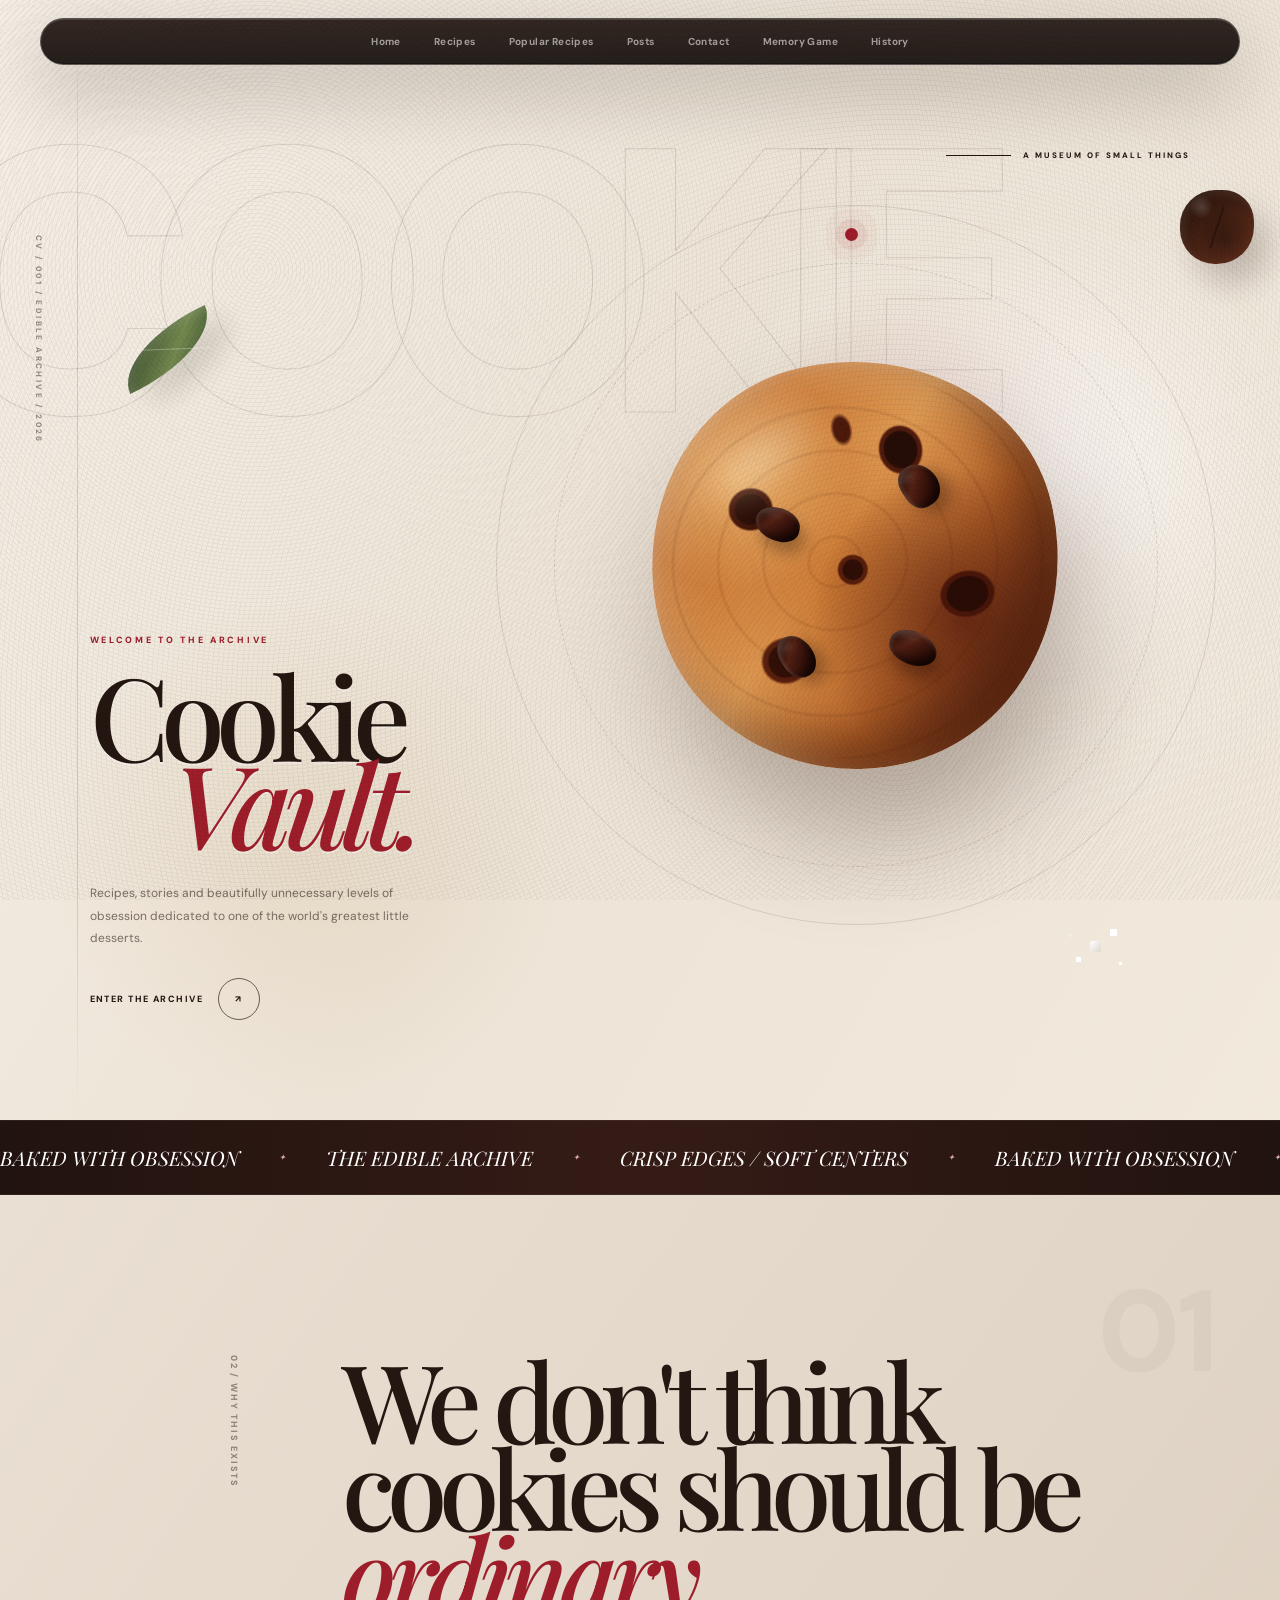
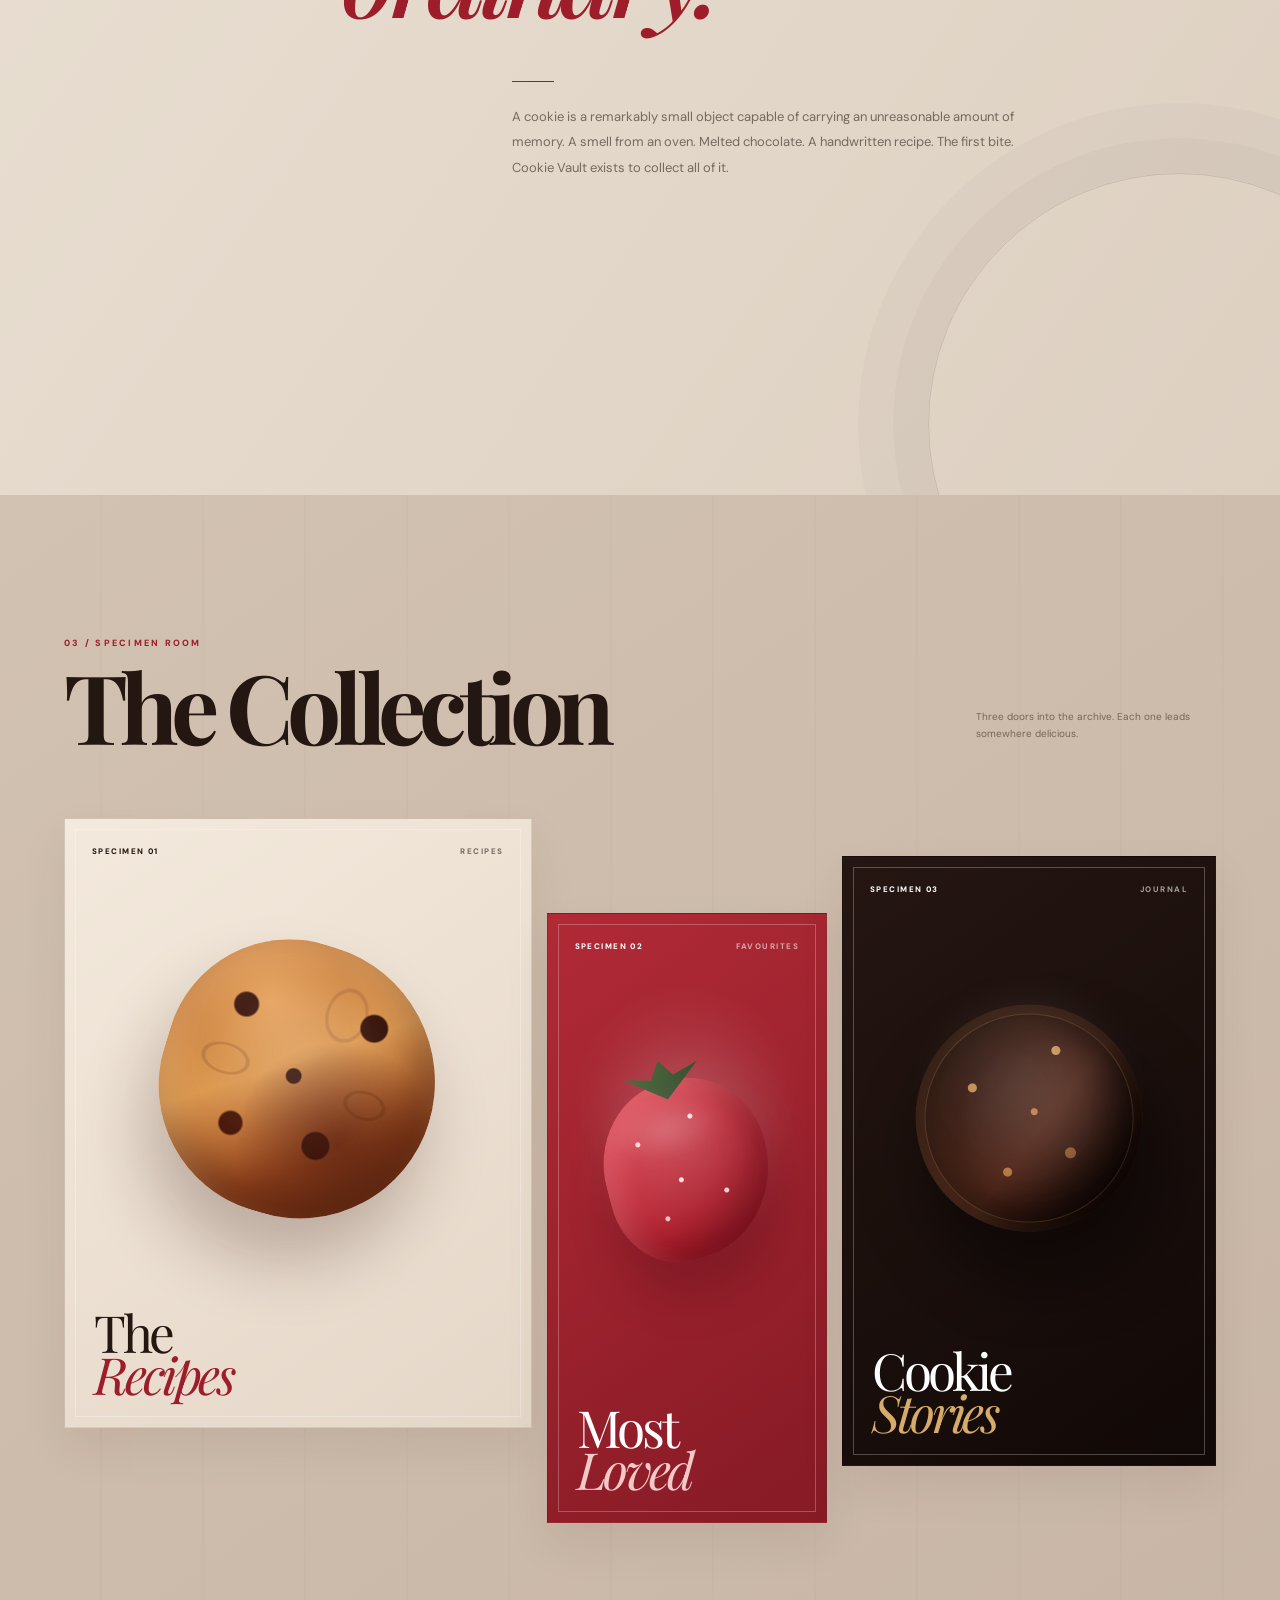
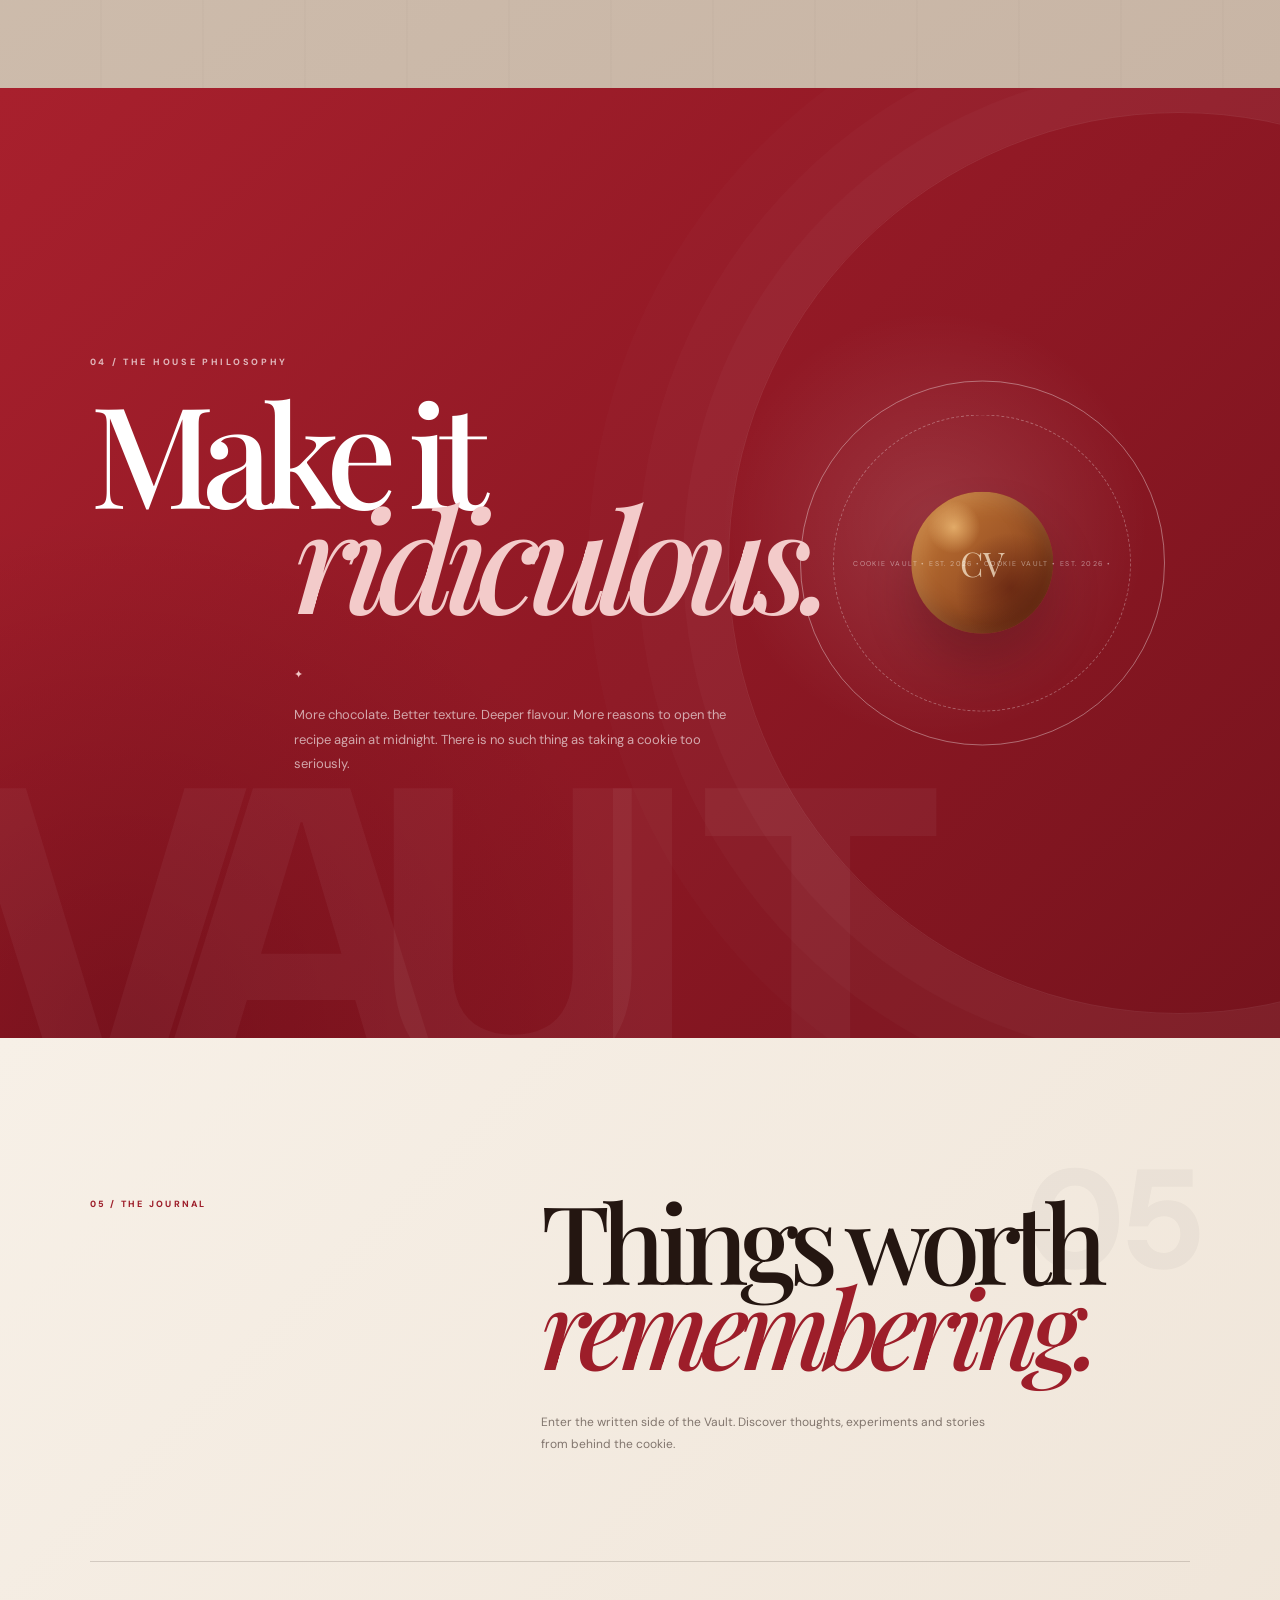
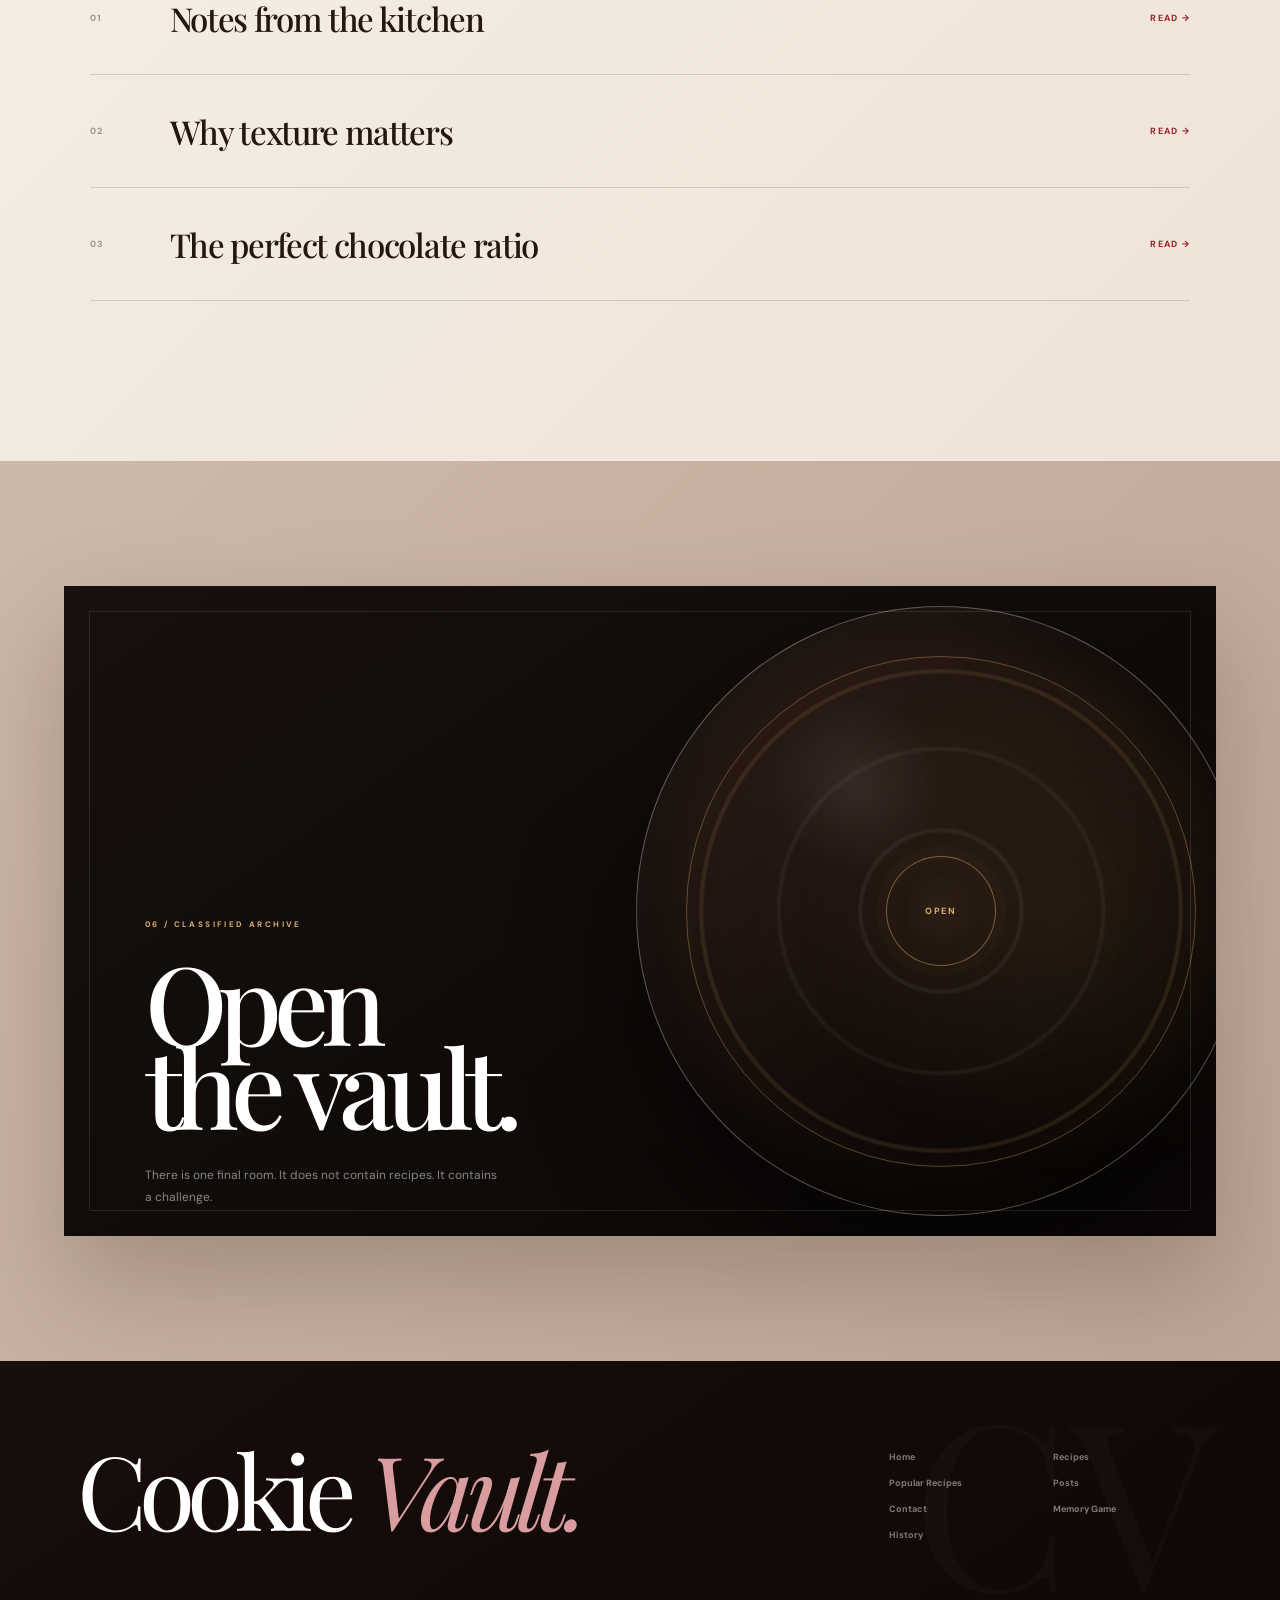
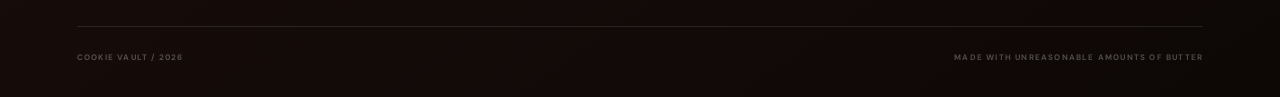
<file: Index.html>
<!DOCTYPE html>
<html lang="en">
<head>
<meta charset="UTF-8">
<meta name="viewport" content="width=device-width, initial-scale=1.0">

<title>Cookie Vault — Museum of Cookies</title>

<link rel="preconnect" href="https://fonts.googleapis.com">
<link rel="preconnect" href="https://fonts.gstatic.com" crossorigin>
<link href="https://fonts.googleapis.com/css2?family=DM+Sans:wght@400;500;600;700;800&family=Playfair+Display:ital,wght@0,500;0,600;0,700;0,800;1,500;1,600&display=swap" rel="stylesheet">

<style>

/* ============================================================
   ROOT
============================================================ */

:root {
    --cream: #f3ede3;
    --paper: #e6dbcc;
    --paper-light: #f8f2e9;

    --brown: #241611;
    --brown-soft: #68483a;

    --red: #9d1e2a;
    --red-dark: #64131b;
    --red-light: #c43c48;

    --pink: #dca9a9;

    --gold: #b9955b;
    --gold-light: #e0bd82;

    --black: #0d0907;
    --black-soft: #18100d;

    --white: #fffaf2;

    --line: rgba(36, 22, 17, .16);

    --ease: cubic-bezier(.2, .8, .2, 1);
}

* {
    box-sizing: border-box;
    margin: 0;
    padding: 0;
}

html {
    scroll-behavior: smooth;
}

body {
    background: var(--cream);
    color: var(--brown);
    font-family: "DM Sans", sans-serif;
    overflow-x: hidden;
}

body::selection {
    background: var(--red);
    color: white;
}

a {
    color: inherit;
    text-decoration: none;
}

button,
a {
    -webkit-tap-highlight-color: transparent;
}


/* ============================================================
   ATMOSPHERIC GRAIN
============================================================ */

body::before {
    content: "";
    position: fixed;
    inset: 0;
    z-index: 999;
    pointer-events: none;

    opacity: .045;

    background-image:
        repeating-radial-gradient(
            circle at 20% 30%,
            #000 0 1px,
            transparent 1px 4px
        ),
        repeating-radial-gradient(
            circle at 70% 80%,
            #000 0 1px,
            transparent 1px 5px
        );
}

body::after {
    content: "";
    position: fixed;
    inset: 0;
    z-index: -1;
    pointer-events: none;

    background:
        radial-gradient(
            circle at 50% 0%,
            rgba(255,255,255,.55),
            transparent 32%
        );
}


/* ============================================================
   NAVIGATION
============================================================ */

header {
    position: fixed;
    top: 18px;
    left: 50%;
    transform: translateX(-50%);

    z-index: 500;

    width: min(1200px, calc(100% - 30px));
}

nav {
    display: flex;
    justify-content: center;
    gap: 3px;

    padding: 6px;

    border: 1px solid rgba(255,255,255,.23);
    border-radius: 100px;

    background:
        linear-gradient(
            180deg,
            rgba(39,27,22,.94),
            rgba(16,10,8,.91)
        );

    backdrop-filter: blur(25px);
    -webkit-backdrop-filter: blur(25px);

    box-shadow:
        0 25px 70px rgba(25,12,8,.23),
        inset 0 1px rgba(255,255,255,.13),
        inset 0 -1px rgba(0,0,0,.3);
}

nav a {
    position: relative;

    padding: 10px 15px;

    border-radius: 100px;

    color: rgba(255,250,244,.58);

    font-size: 10px;
    font-weight: 700;

    letter-spacing: .04em;

    white-space: nowrap;

    transition:
        color .35s ease,
        background .35s ease,
        transform .35s ease;
}

nav a::after {
    content: "";

    position: absolute;

    left: 50%;
    bottom: 5px;

    width: 0;
    height: 1px;

    background: var(--pink);

    transform: translateX(-50%);

    transition: width .35s ease;
}

nav a:hover {
    color: white;
    background: rgba(255,255,255,.08);
}

nav a:hover::after {
    width: 22px;
}


/* ============================================================
   OPENING
============================================================ */

.opening {
    position: relative;

    min-height: 1120px;

    overflow: hidden;

    isolation: isolate;

    background:
        radial-gradient(
            circle at 73% 43%,
            rgba(157,30,42,.16),
            transparent 18%
        ),
        radial-gradient(
            circle at 24% 76%,
            rgba(185,149,91,.15),
            transparent 20%
        ),
        linear-gradient(
            120deg,
            #f5eee5,
            #ede4d7 50%,
            #f2e9dd
        );
}


/* cinematic light beam */

.opening::before {
    content: "";

    position: absolute;

    width: 65vw;
    height: 65vw;

    right: -15vw;
    top: 4vw;

    border-radius: 50%;

    background:
        radial-gradient(
            circle,
            rgba(255,255,255,.65),
            rgba(255,255,255,.08) 38%,
            transparent 68%
        );

    filter: blur(15px);

    pointer-events: none;
}

.opening::after {
    content: "";

    position: absolute;

    width: 1px;
    height: 100%;

    left: 6vw;
    top: 0;

    background:
        linear-gradient(
            transparent,
            rgba(36,22,17,.15) 20%,
            rgba(36,22,17,.15) 80%,
            transparent
        );

    pointer-events: none;
}


/* giant background word */

.opening-word {
    position: absolute;

    left: -5vw;
    top: 155px;

    font-size: clamp(190px, 28vw, 480px);

    font-weight: 800;

    line-height: .72;

    letter-spacing: -.13em;

    color: transparent;

    -webkit-text-stroke:
        1px
        rgba(36,22,17,.12);

    white-space: nowrap;

    user-select: none;

    transform: scaleY(1.05);
}


/* archival number */

.archive-code {
    position: absolute;

    left: 34px;
    top: 235px;

    writing-mode: vertical-rl;

    font-size: 8px;
    font-weight: 800;

    letter-spacing: .3em;

    color: rgba(36,22,17,.46);
}


/* label */

.opening-label {
    position: absolute;

    right: 7vw;
    top: 150px;

    display: flex;
    align-items: center;
    gap: 12px;

    font-size: 8px;
    font-weight: 800;

    letter-spacing: .25em;
}

.opening-label::before {
    content: "";

    width: 65px;
    height: 1px;

    background: var(--brown);
}


/* ============================================================
   COOKIE ORBIT
============================================================ */

.cookie-orbit {
    position: absolute;

    width: min(720px, 69vw);
    aspect-ratio: 1;

    right: 5%;
    top: 205px;

    border:
        1px solid
        rgba(36,22,17,.12);

    border-radius: 50%;

    animation:
        orbitSpin 34s linear infinite;

    transition:
        margin .5s var(--ease);
}

.cookie-orbit::before {
    content: "";

    position: absolute;

    inset: 8%;

    border:
        1px dashed
        rgba(36,22,17,.13);

    border-radius: 50%;
}

.cookie-orbit::after {
    content: "";

    position: absolute;

    width: 13px;
    height: 13px;

    top: 3%;
    left: 48.5%;

    border-radius: 50%;

    background: var(--red);

    box-shadow:
        0 0 0 9px rgba(157,30,42,.08),
        0 0 0 19px rgba(157,30,42,.035);
}

@keyframes orbitSpin {
    to {
        transform: rotate(360deg);
    }
}


/* ============================================================
   HERO COOKIE — DEEP LAYERED SURFACE
============================================================ */

.museum-cookie {
    position: absolute;

    width: 57%;
    aspect-ratio: 1;

    left: 50%;
    top: 50%;

    transform:
        translate(-50%, -50%)
        rotate(-13deg);

    border-radius:
        47% 53% 49% 51%
        /
        52% 46% 54% 48%;

    background:

        /* dark chocolate pools */

        radial-gradient(
            ellipse at 28% 31%,
            #2b0e07 0 3.7%,
            #43160a 4% 5%,
            transparent 5.5%
        ),

        radial-gradient(
            ellipse at 67% 25%,
            #260d07 0 4.2%,
            #501b0d 4.5% 5.3%,
            transparent 5.8%
        ),

        radial-gradient(
            ellipse at 75% 63%,
            #2a0d07 0 4.7%,
            #4b170b 5% 6%,
            transparent 6.5%
        ),

        radial-gradient(
            ellipse at 28% 69%,
            #321007 0 4%,
            #5a200e 4.4% 5.3%,
            transparent 6%
        ),

        radial-gradient(
            ellipse at 49% 51%,
            #2e0e07 0 3.3%,
            #571e0c 3.7% 4.8%,
            transparent 5.3%
        ),

        radial-gradient(
            ellipse at 54% 17%,
            #4c190b 0 2.5%,
            transparent 3.5%
        ),

        /* toasted regions */

        radial-gradient(
            circle at 27% 23%,
            #e8ad69,
            transparent 26%
        ),

        radial-gradient(
            circle at 73% 69%,
            #6b2c14,
            transparent 37%
        ),

        radial-gradient(
            circle at 48% 54%,
            #c97631,
            transparent 48%
        ),

        linear-gradient(
            135deg,
            #8e411b 0%,
            #c77432 24%,
            #df9a53 45%,
            #b86429 66%,
            #713017 100%
        );

    box-shadow:
        inset 22px 20px 40px
        rgba(255,228,178,.28),

        inset -30px -35px 50px
        rgba(48,13,5,.5),

        inset 4px 4px 10px
        rgba(255,255,255,.12),

        0 70px 110px
        rgba(45,19,10,.3);
}


/* baked outer rim */

.museum-cookie::before {
    content: "";

    position: absolute;

    inset: 2.5%;

    border-radius: inherit;

    background:
        radial-gradient(
            ellipse at center,
            transparent 0 72%,
            rgba(69,25,9,.2) 73%,
            rgba(48,15,7,.4) 77%,
            transparent 79%
        ),

        repeating-radial-gradient(
            ellipse at 45% 48%,
            transparent 0 8%,
            rgba(72,29,12,.09) 8.5% 9%,
            transparent 9.5% 15%
        );
}


/* highlight */

.museum-cookie::after {
    content: "";

    position: absolute;

    width: 40%;
    height: 19%;

    left: 13%;
    top: 10%;

    border-radius: 50%;

    background:
        radial-gradient(
            ellipse,
            rgba(255,245,218,.42),
            rgba(255,231,189,.13) 48%,
            transparent 72%
        );

    filter: blur(11px);

    transform: rotate(-24deg);
}


/* ============================================================
   CHOCOLATE CHUNKS
============================================================ */

.chocolate {
    position: absolute;

    z-index: 4;

    overflow: hidden;

    background:
        linear-gradient(
            135deg,
            #170805,
            #522013 38%,
            #2c0d08 70%,
            #110504
        );

    box-shadow:
        inset 2px 2px 4px
        rgba(255,255,255,.16),

        inset -4px -5px 6px
        rgba(0,0,0,.4),

        7px 10px 14px
        rgba(31,10,5,.3);
}

.chocolate::after {
    content: "";

    position: absolute;

    width: 45%;
    height: 20%;

    left: 10%;
    top: 9%;

    border-radius: 50%;

    background: rgba(255,255,255,.12);

    filter: blur(3px);
}

.chocolate.c1 {
    width: 11%;
    height: 8%;
    left: 28%;
    top: 32%;

    border-radius: 45% 55% 40% 60%;

    transform: rotate(25deg);
}

.chocolate.c2 {
    width: 9%;
    height: 11%;
    left: 65%;
    top: 29%;

    border-radius: 42% 58% 50% 45%;

    transform: rotate(-20deg);
}

.chocolate.c3 {
    width: 12%;
    height: 8%;
    left: 53%;
    top: 69%;

    border-radius: 45% 55% 48% 52%;

    transform: rotate(32deg);
}

.chocolate.c4 {
    width: 8%;
    height: 11%;
    left: 27%;
    top: 63%;

    border-radius: 40% 60% 45% 55%;

    transform: rotate(-15deg);
}


/* ============================================================
   COOKIE CRUMBS / MICRO DETAIL
============================================================ */

.cookie-orbit .museum-cookie + .chocolate {
    filter: saturate(1.05);
}

.cookie-orbit::marker {
    display: none;
}


/* ============================================================
   INGREDIENTS
============================================================ */

.ingredient {
    position: absolute;

    z-index: 20;

    display: grid;
    place-items: center;

    pointer-events: none;
}


/* cacao */

.cacao {
    width: 74px;
    height: 74px;

    border-radius:
        48% 42% 50% 47%;

    background:
        radial-gradient(
            circle at 29% 23%,
            rgba(255,255,255,.17),
            transparent 15%
        ),
        radial-gradient(
            circle at 62% 67%,
            rgba(0,0,0,.28),
            transparent 42%
        ),
        linear-gradient(
            145deg,
            #211009,
            #68311d
        );

    box-shadow:
        inset 4px 5px 8px rgba(255,255,255,.08),
        15px 20px 30px rgba(30,12,7,.2);
}

.cacao::after {
    content: "";

    width: 2px;
    height: 58%;

    background: rgba(15,5,3,.35);

    transform: rotate(18deg);
}


/* leaf */

.leaf {
    width: 105px;
    height: 49px;

    border-radius:
        100% 0 100% 0;

    background:
        linear-gradient(
            135deg,
            #24351f,
            #73884f 58%,
            #314628
        );

    box-shadow:
        inset 4px 4px 9px rgba(255,255,255,.1),
        15px 18px 25px rgba(30,30,15,.14);

    transform: rotate(-25deg);
}

.leaf::after {
    content: "";

    position: absolute;

    width: 80%;
    height: 1px;

    background: rgba(255,255,255,.3);

    transform: rotate(23deg);
}


/* salt crystals */

.salt {
    width: 11px;
    height: 11px;

    border-radius: 2px;

    background:
        linear-gradient(
            135deg,
            white,
            #ddd7cc
        );

    box-shadow:
        18px -14px 0 -2px #fff,
        -17px 13px 0 -3px #fff,
        25px 17px 0 -4px #fff,
        -25px -11px 0 -4px #eee;
}

.ingredient.i1 {
    right: 2%;
    top: 17%;
}

.ingredient.i2 {
    left: 9%;
    top: 29%;
}

.ingredient.i3 {
    right: 14%;
    bottom: 15%;
}


/* ============================================================
   HERO COPY
============================================================ */

.opening-copy {
    position: absolute;

    left: 7vw;
    bottom: 100px;

    z-index: 30;

    width: 530px;
}

.opening-copy small {
    display: block;

    margin-bottom: 25px;

    color: var(--red);

    font-size: 9px;
    font-weight: 800;

    letter-spacing: .3em;
}

.opening-copy h1 {
    font-family: "Playfair Display", serif;

    font-size: clamp(75px, 9vw, 138px);

    font-weight: 500;

    line-height: .76;

    letter-spacing: -.075em;

    text-shadow:
        0 2px 0 rgba(255,255,255,.35);
}

.opening-copy h1 em {
    display: block;

    padding-left: 82px;

    color: var(--red);

    font-style: italic;
}

.opening-copy p {
    width: 355px;

    margin-top: 36px;

    color: rgba(36,22,17,.58);

    font-size: 12px;

    line-height: 1.85;
}

.opening-arrow {
    display: inline-flex;
    align-items: center;
    gap: 15px;

    margin-top: 29px;

    font-size: 9px;
    font-weight: 800;

    letter-spacing: .16em;

    text-transform: uppercase;
}

.opening-arrow span {
    display: grid;
    place-items: center;

    width: 42px;
    height: 42px;

    border:
        1px solid
        rgba(36,22,17,.65);

    border-radius: 50%;

    transition:
        background .4s var(--ease),
        color .4s var(--ease),
        transform .5s var(--ease);
}

.opening-arrow:hover span {
    background: var(--brown);
    color: white;

    transform:
        rotate(45deg)
        scale(1.08);
}


/* ============================================================
   TICKER
============================================================ */

.ticker {
    position: relative;

    overflow: hidden;

    padding: 23px 0;

    background:
        linear-gradient(
            90deg,
            #21130f,
            #351b16,
            #21130f
        );

    color: white;

    border-top:
        1px solid
        rgba(255,255,255,.06);

    border-bottom:
        1px solid
        rgba(255,255,255,.06);
}

.ticker-track {
    display: flex;

    width: max-content;

    animation:
        ticker 27s linear infinite;
}

.ticker span {
    display: flex;
    align-items: center;
    gap: 40px;

    padding-right: 40px;

    font-family: "Playfair Display", serif;

    font-size: 20px;

    font-style: italic;

    white-space: nowrap;
}

.ticker span::after {
    content: "✦";

    font-family: sans-serif;

    font-size: 8px;

    color: var(--pink);
}

@keyframes ticker {
    to {
        transform: translateX(-50%);
    }
}


/* ============================================================
   MUSEUM INTRO
============================================================ */

.museum {
    position: relative;

    min-height: 900px;

    padding: 160px 7vw;

    display: grid;

    grid-template-columns: 150px 1fr;

    gap: 8vw;

    overflow: hidden;

    background:
        linear-gradient(
            125deg,
            #e9dfd2,
            #ddd0c1
        );
}

.museum::before {
    content: "01";

    position: absolute;

    right: 5vw;
    top: 80px;

    font-size: 9vw;

    font-weight: 800;

    line-height: 1;

    color: rgba(36,22,17,.035);
}

.museum::after {
    content: "";

    position: absolute;

    width: 500px;
    height: 500px;

    right: -150px;
    bottom: -180px;

    border:
        1px solid
        rgba(36,22,17,.12);

    border-radius: 50%;

    box-shadow:
        0 0 0 35px rgba(36,22,17,.025),
        0 0 0 70px rgba(36,22,17,.018);
}

.museum-side {
    font-size: 9px;
    font-weight: 800;

    letter-spacing: .2em;

    writing-mode: vertical-rl;

    color: rgba(36,22,17,.46);
}

.museum-main {
    max-width: 1080px;
}

.museum-main h2 {
    max-width: 1020px;

    font-family: "Playfair Display", serif;

    font-size: clamp(65px, 8.5vw, 132px);

    font-weight: 500;

    line-height: .8;

    letter-spacing: -.075em;
}

.museum-main h2 span {
    color: var(--red);

    font-style: italic;
}

.museum-main p {
    max-width: 520px;

    margin-top: 65px;
    margin-left: 20%;

    color: rgba(36,22,17,.57);

    font-size: 13px;

    line-height: 1.95;
}

.museum-main p::before {
    content: "";

    display: block;

    width: 42px;
    height: 1px;

    margin-bottom: 22px;

    background: var(--red);
}


/* ============================================================
   SPECIMENS
============================================================ */

.specimens {
    position: relative;

    padding: 135px 5vw 165px;

    background:
        linear-gradient(
            145deg,
            #d2c2b2,
            #c8b5a5
        );

    overflow: hidden;
}

.specimens::before {
    content: "";

    position: absolute;

    inset: 0;

    background:
        repeating-linear-gradient(
            90deg,
            transparent 0 100px,
            rgba(36,22,17,.035) 101px,
            transparent 102px
        );

    pointer-events: none;
}

.specimens-header {
    position: relative;
    z-index: 2;

    display: flex;

    justify-content: space-between;

    align-items: end;

    margin-bottom: 75px;
}

.specimens-header small {
    color: var(--red);

    font-size: 9px;

    font-weight: 800;

    letter-spacing: .25em;
}

.specimens-header h2 {
    margin-top: 17px;

    font-family: "Playfair Display", serif;

    font-size: clamp(62px, 7.5vw, 110px);

    line-height: .78;

    letter-spacing: -.075em;
}

.specimens-header p {
    max-width: 240px;

    color: rgba(36,22,17,.52);

    font-size: 10px;

    line-height: 1.75;
}


/* specimen grid */

.specimen-grid {
    position: relative;
    z-index: 2;

    display: grid;

    grid-template-columns:
        1.25fr
        .75fr
        1fr;

    gap: 15px;

    align-items: start;
}


/* ============================================================
   SPECIMEN CARDS
============================================================ */

.specimen {
    position: relative;

    min-height: 610px;

    overflow: hidden;

    border:
        1px solid
        rgba(36,22,17,.14);

    box-shadow:
        0 20px 45px rgba(40,20,12,.07);

    transition:
        transform .7s var(--ease),
        box-shadow .7s ease;
}

.specimen::before {
    content: "";

    position: absolute;

    inset: 10px;

    border:
        1px solid
        rgba(255,255,255,.25);

    pointer-events: none;

    z-index: 5;
}

.specimen::after {
    content: "";

    position: absolute;

    width: 220px;
    height: 220px;

    left: 50%;
    top: 38%;

    transform:
        translate(-50%, -50%);

    border-radius: 50%;

    background:
        radial-gradient(
            circle,
            rgba(255,255,255,.17),
            transparent 68%
        );

    filter: blur(20px);

    pointer-events: none;
}

.specimen:hover {
    transform:
        translateY(-18px)
        rotateX(2deg);

    box-shadow:
        0 45px 85px rgba(40,20,12,.19);
}

.specimen:nth-child(1) {
    background:
        linear-gradient(
            145deg,
            #f3e9dc,
            #e5d7c8
        );
}

.specimen:nth-child(2) {
    margin-top: 95px;

    background:
        radial-gradient(
            circle at 50% 30%,
            rgba(255,255,255,.13),
            transparent 25%
        ),
        linear-gradient(
            145deg,
            #b12a36,
            #851a25
        );

    color: white;
}

.specimen:nth-child(3) {
    margin-top: 38px;

    background:
        radial-gradient(
            circle at 50% 40%,
            rgba(255,255,255,.04),
            transparent 25%
        ),
        linear-gradient(
            145deg,
            #251612,
            #110907
        );

    color: white;
}


/* specimen top */

.specimen-top {
    position: absolute;

    top: 27px;
    left: 27px;
    right: 27px;

    z-index: 10;

    display: flex;

    justify-content: space-between;

    font-size: 8px;
    font-weight: 800;

    letter-spacing: .18em;
}

.specimen-top span:last-child {
    opacity: .58;
}


/* specimen title */

.specimen-name {
    position: absolute;

    z-index: 10;

    left: 29px;
    bottom: 31px;

    font-family: "Playfair Display", serif;

    font-size: clamp(43px, 4vw, 68px);

    line-height: .83;

    letter-spacing: -.065em;
}

.specimen-name em {
    display: block;

    color: var(--red);

    font-style: italic;
}

.specimen:nth-child(2) .specimen-name em {
    color: #f4c8c7;
}

.specimen:nth-child(3) .specimen-name em {
    color: #d7ab69;
}


/* ============================================================
   SPECIMEN COOKIE
============================================================ */

.spec-cookie {
    position: absolute;

    width: 59%;
    aspect-ratio: 1;

    left: 50%;
    top: 43%;

    transform:
        translate(-50%, -50%)
        rotate(17deg);

    border-radius:
        47% 53% 51% 49%;

    background:

        radial-gradient(
            circle at 24% 29%,
            #3a140a 0 4%,
            transparent 4.7%
        ),

        radial-gradient(
            circle at 71% 24%,
            #361209 0 4.5%,
            transparent 5.2%
        ),

        radial-gradient(
            circle at 63% 71%,
            #41160b 0 5%,
            transparent 5.7%
        ),

        radial-gradient(
            circle at 31% 72%,
            #4a190b 0 4%,
            transparent 4.8%
        ),

        radial-gradient(
            circle at 48% 49%,
            #371209 0 3.5%,
            transparent 4.3%
        ),

        radial-gradient(
            circle at 32% 25%,
            #e6a15a,
            transparent 28%
        ),

        radial-gradient(
            circle at 70% 68%,
            #713017,
            transparent 38%
        ),

        linear-gradient(
            145deg,
            #b9652b,
            #dc984f 45%,
            #9c481f 73%,
            #6c2b13
        );

    box-shadow:
        inset 16px 17px 32px
        rgba(255,230,180,.24),

        inset -25px -27px 40px
        rgba(53,17,7,.44),

        0 45px 65px
        rgba(55,25,14,.25);
}

.spec-cookie::before {
    content: "";

    position: absolute;

    inset: 4%;

    border-radius: inherit;

    background:
        radial-gradient(
            ellipse at 20% 50%,
            transparent 0 7%,
            rgba(67,25,10,.16) 7.5% 8.3%,
            transparent 9%
        ),

        radial-gradient(
            ellipse at 61% 20%,
            transparent 0 8%,
            rgba(65,25,11,.14) 8.5% 9.3%,
            transparent 10%
        ),

        radial-gradient(
            ellipse at 78% 52%,
            transparent 0 6%,
            rgba(55,20,9,.17) 6.5% 7.5%,
            transparent 8%
        );
}


/* ============================================================
   STRAWBERRY SPECIMEN
============================================================ */

.spec-strawberry {
    position: absolute;

    width: 165px;
    height: 180px;

    left: 50%;
    top: 42%;

    transform:
        translate(-50%, -50%)
        rotate(-15deg);

    border-radius:
        52% 48% 58% 42%;

    background:

        radial-gradient(
            circle at 25% 30%,
            #ffd9d4 0 2px,
            transparent 3px
        ),

        radial-gradient(
            circle at 60% 22%,
            #ffd9d4 0 2px,
            transparent 3px
        ),

        radial-gradient(
            circle at 45% 55%,
            #ffd9d4 0 2px,
            transparent 3px
        ),

        radial-gradient(
            circle at 70% 67%,
            #ffd9d4 0 2px,
            transparent 3px
        ),

        radial-gradient(
            circle at 31% 74%,
            #f7c0bd 0 2px,
            transparent 3px
        ),

        linear-gradient(
            145deg,
            #e84a57,
            #a71928 68%,
            #78111d
        );

    box-shadow:
        inset 13px 12px 25px rgba(255,255,255,.12),
        inset -15px -18px 28px rgba(70,5,12,.32),
        0 35px 45px rgba(70,10,20,.27);
}

.spec-strawberry::before {
    content: "";

    position: absolute;

    width: 76px;
    height: 40px;

    left: 44px;
    top: -22px;

    background:
        linear-gradient(
            135deg,
            #4e6d3d,
            #293d22
        );

    clip-path:
        polygon(
            50% 100%,
            0 25%,
            35% 43%,
            50% 0,
            65% 43%,
            100% 25%
        );
}

.spec-strawberry::after {
    content: "";

    position: absolute;

    width: 70%;
    height: 35%;

    left: 9%;
    top: 8%;

    border-radius: 50%;

    background:
        radial-gradient(
            ellipse,
            rgba(255,255,255,.2),
            transparent 70%
        );

    filter: blur(7px);
}


/* ============================================================
   DARK COOKIE SPECIMEN
============================================================ */

.spec-dark-cookie {
    position: absolute;

    width: 61%;
    aspect-ratio: 1;

    left: 50%;
    top: 43%;

    transform:
        translate(-50%, -50%)
        rotate(-17deg);

    border-radius: 50%;

    background:

        radial-gradient(
            circle at 30% 30%,
            #c28b51 0 4px,
            transparent 5px
        ),

        radial-gradient(
            circle at 70% 25%,
            #d09a5b 0 4px,
            transparent 5px
        ),

        radial-gradient(
            circle at 63% 70%,
            #9e6537 0 5px,
            transparent 6px
        ),

        radial-gradient(
            circle at 34% 70%,
            #b87942 0 4px,
            transparent 5px
        ),

        radial-gradient(
            circle at 53% 48%,
            #bc7b42 0 3px,
            transparent 4px
        ),

        linear-gradient(
            145deg,
            #170b08,
            #52281b 55%,
            #0d0504
        );

    box-shadow:
        inset 16px 15px 30px
        rgba(255,200,130,.08),

        inset -27px -27px 46px
        rgba(0,0,0,.6),

        0 45px 70px
        rgba(0,0,0,.47);
}

.spec-dark-cookie::before {
    content: "";

    position: absolute;

    inset: 4%;

    border-radius: 50%;

    border:
        1px solid
        rgba(211,163,104,.18);

    box-shadow:
        inset 0 0 35px rgba(0,0,0,.35);
}


/* ============================================================
   RED ROOM
============================================================ */

.red-room {
    position: relative;

    min-height: 950px;

    overflow: hidden;

    isolation: isolate;

    padding: 150px 7vw;

    display: flex;

    align-items: center;

    background:
        radial-gradient(
            circle at 73% 46%,
            rgba(255,255,255,.13),
            transparent 20%
        ),
        radial-gradient(
            circle at 10% 100%,
            rgba(60,0,8,.3),
            transparent 35%
        ),
        linear-gradient(
            135deg,
            #a8202d,
            #8e1824 55%,
            #76131d
        );

    color: white;
}

.red-room::before {
    content: "VAULT";

    position: absolute;

    left: -3vw;
    bottom: -4vw;

    font-size: 33vw;

    font-weight: 800;

    letter-spacing: -.13em;

    line-height: .7;

    color: rgba(255,255,255,.045);

    white-space: nowrap;
}

.red-room::after {
    content: "";

    position: absolute;

    width: 900px;
    height: 900px;

    right: -350px;
    top: 50%;

    transform: translateY(-50%);

    border:
        1px solid
        rgba(255,255,255,.09);

    border-radius: 50%;

    box-shadow:
        0 0 0 45px rgba(255,255,255,.025),
        0 0 0 90px rgba(255,255,255,.018),
        0 0 0 140px rgba(255,255,255,.012);
}

.red-content {
    position: relative;

    z-index: 20;

    width: 100%;
}

.red-content small {
    font-size: 9px;

    font-weight: 800;

    letter-spacing: .3em;

    opacity: .67;
}

.red-content h2 {
    margin-top: 28px;

    max-width: 1100px;

    font-family: "Playfair Display", serif;

    font-size: clamp(75px, 11vw, 175px);

    font-weight: 500;

    line-height: .75;

    letter-spacing: -.08em;
}

.red-content h2 em {
    display: block;

    margin-left: 16vw;

    color: #f3cbca;

    font-style: italic;
}

.red-content p {
    max-width: 440px;

    margin-top: 55px;
    margin-left: 16vw;

    color: rgba(255,255,255,.62);

    font-size: 13px;

    line-height: 1.9;
}

.red-content p::before {
    content: "✦";

    display: block;

    margin-bottom: 18px;

    color: #f2c8c6;

    font-size: 11px;
}


/* ============================================================
   SEAL
============================================================ */

.seal {
    position: absolute;

    right: 9vw;
    top: 50%;

    width: min(365px, 36vw);
    aspect-ratio: 1;

    transform: translateY(-50%);

    border:
        1px solid
        rgba(255,255,255,.36);

    border-radius: 50%;

    z-index: 15;
}

.seal::before {
    content: "";

    position: absolute;

    inset: 9%;

    border:
        1px dashed
        rgba(255,255,255,.3);

    border-radius: 50%;

    animation:
        sealSpin 23s linear infinite;
}

.seal::after {
    content:
        "COOKIE VAULT • EST. 2026 • COOKIE VAULT • EST. 2026 •";

    position: absolute;

    inset: -14px;

    display: grid;

    place-items: center;

    font-size: 7px;

    letter-spacing: .2em;

    color: rgba(255,255,255,.48);

    animation:
        sealSpin 31s linear infinite reverse;
}

.seal-center {
    position: absolute;

    left: 50%;
    top: 50%;

    width: 39%;
    aspect-ratio: 1;

    transform:
        translate(-50%, -50%);

    border-radius: 50%;

    background:

        radial-gradient(
            circle at 30% 25%,
            #e2aa67,
            transparent 18%
        ),

        radial-gradient(
            circle at 70% 68%,
            #6f2d15,
            transparent 40%
        ),

        linear-gradient(
            135deg,
            #c67b37,
            #7c3518
        );

    box-shadow:
        inset 9px 9px 20px rgba(255,220,160,.2),
        inset -13px -13px 22px rgba(60,18,7,.4),
        0 30px 45px rgba(60,10,15,.28);
}

.seal-center::after {
    content: "CV";

    position: absolute;

    left: 50%;
    top: 50%;

    transform:
        translate(-50%, -50%);

    font-family: "Playfair Display", serif;

    font-size: 34px;

    color: rgba(255,244,220,.7);
}

@keyframes sealSpin {
    to {
        transform: rotate(360deg);
    }
}


/* ============================================================
   JOURNAL
============================================================ */

.journal {
    position: relative;

    padding: 160px 7vw;

    background:
        linear-gradient(
            135deg,
            #f7f0e7,
            #eee3d6
        );

    overflow: hidden;
}

.journal::before {
    content: "05";

    position: absolute;

    right: 6vw;
    top: 90px;

    font-size: 11vw;

    font-weight: 800;

    color: rgba(36,22,17,.035);
}

.journal-top {
    display: grid;

    grid-template-columns: .7fr 1.3fr;

    gap: 8vw;

    margin-bottom: 105px;
}

.journal-number {
    font-size: 9px;

    font-weight: 800;

    letter-spacing: .25em;

    color: var(--red);
}

.journal-heading h2 {
    max-width: 900px;

    font-family: "Playfair Display", serif;

    font-size: clamp(62px, 8.5vw, 125px);

    font-weight: 500;

    line-height: .78;

    letter-spacing: -.075em;
}

.journal-heading h2 em {
    color: var(--red);

    font-style: italic;
}

.journal-heading p {
    max-width: 460px;

    margin-top: 43px;

    color: rgba(36,22,17,.55);

    font-size: 12px;

    line-height: 1.9;
}


/* journal lines */

.journal-line {
    position: relative;

    border-top:
        1px solid
        var(--line);

    display: grid;

    grid-template-columns: 80px 1fr 150px;

    align-items: center;

    padding: 34px 0;

    transition:
        padding .45s var(--ease),
        background .45s ease;
}

.journal-line:last-child {
    border-bottom:
        1px solid
        var(--line);
}

.journal-line::before {
    content: "";

    position: absolute;

    left: 0;
    top: 0;

    width: 0;
    height: 1px;

    background: var(--red);

    transition: width .5s var(--ease);
}

.journal-line:hover {
    padding-left: 22px;

    background:
        linear-gradient(
            90deg,
            rgba(157,30,42,.045),
            transparent
        );
}

.journal-line:hover::before {
    width: 100%;
}

.journal-line span {
    font-size: 9px;

    font-weight: 800;

    letter-spacing: .16em;

    color: rgba(36,22,17,.4);
}

.journal-line h3 {
    font-family: "Playfair Display", serif;

    font-size: 33px;

    font-weight: 500;

    letter-spacing: -.04em;
}

.journal-line strong {
    justify-self: end;

    font-size: 9px;

    letter-spacing: .15em;

    color: var(--red);

    transition: transform .3s ease;
}

.journal-line:hover strong {
    transform: translateX(-8px);
}


/* ============================================================
   SECRET VAULT
============================================================ */

.secret {
    position: relative;

    min-height: 900px;

    padding: 125px 5vw;

    background:
        linear-gradient(
            135deg,
            #cdb9a9,
            #bca596
        );
}

.secret-frame {
    position: relative;

    min-height: 650px;

    overflow: hidden;

    isolation: isolate;

    background:
        radial-gradient(
            circle at 70% 50%,
            rgba(121,76,45,.16),
            transparent 25%
        ),
        linear-gradient(
            145deg,
            #17100d,
            #0a0706
        );

    color: white;

    box-shadow:
        0 45px 100px rgba(30,15,10,.22);
}

.secret-frame::before {
    content: "";

    position: absolute;

    inset: 25px;

    border:
        1px solid
        rgba(255,255,255,.1);

    pointer-events: none;

    z-index: 20;
}

.secret-frame::after {
    content: "";

    position: absolute;

    width: 600px;
    height: 600px;

    right: -150px;
    top: 50%;

    transform: translateY(-50%);

    border-radius: 50%;

    background:
        radial-gradient(
            circle,
            rgba(204,157,91,.09),
            transparent 63%
        );

    filter: blur(15px);

    pointer-events: none;
}


/* secret copy */

.secret-copy {
    position: absolute;

    left: 7%;
    top: 50%;

    transform: translateY(-50%);

    z-index: 30;
}

.secret-copy small {
    font-size: 8px;

    font-weight: 800;

    letter-spacing: .3em;

    color: #d4aa6e;
}

.secret-copy h2 {
    margin-top: 27px;

    font-family: "Playfair Display", serif;

    font-size: clamp(68px, 8.5vw, 125px);

    font-weight: 500;

    line-height: .77;

    letter-spacing: -.075em;
}

.secret-copy p {
    max-width: 355px;

    margin-top: 37px;

    color: rgba(255,255,255,.5);

    font-size: 12px;

    line-height: 1.85;
}

.secret-button {
    display: inline-flex;

    margin-top: 31px;

    padding: 15px 22px;

    border:
        1px solid
        rgba(255,255,255,.3);

    border-radius: 100px;

    font-size: 9px;

    font-weight: 800;

    letter-spacing: .16em;

    text-transform: uppercase;

    transition:
        background .4s ease,
        color .4s ease,
        transform .4s var(--ease);
}

.secret-button:hover {
    background: white;

    color: var(--black);

    transform: translateY(-3px);
}


/* ============================================================
   VAULT DOOR
============================================================ */

.secret-door {
    position: absolute;

    width: 610px;
    aspect-ratio: 1;

    right: -30px;
    top: 50%;

    transform:
        translateY(-50%);

    border:
        1px solid
        rgba(255,255,255,.28);

    border-radius: 50%;

    background:

        radial-gradient(
            circle at 36% 29%,
            rgba(255,255,255,.08),
            transparent 15%
        ),

        radial-gradient(
            circle,
            transparent 0 18%,
            rgba(255,255,255,.055) 18.5% 19%,
            transparent 19.5% 37%,
            rgba(255,255,255,.045) 37.5% 38%,
            transparent 38.5% 55%,
            rgba(208,166,107,.14) 55.5% 56%,
            transparent 56.5%
        ),

        linear-gradient(
            145deg,
            #35231b,
            #120b08 65%,
            #070403
        );

    box-shadow:
        inset 0 0 100px rgba(0,0,0,.8),
        inset 12px 12px 25px rgba(255,255,255,.03),
        0 55px 110px rgba(0,0,0,.58);

    transition:
        transform .8s var(--ease),
        box-shadow .8s ease;
}

.secret-door::before {
    content: "";

    position: absolute;

    inset: 8%;

    border:
        1px solid
        rgba(208,166,107,.38);

    border-radius: 50%;

    box-shadow:
        inset 0 0 25px rgba(208,166,107,.05);
}

.secret-door::after {
    content: "OPEN";

    position: absolute;

    left: 50%;
    top: 50%;

    transform:
        translate(-50%, -50%);

    display: grid;

    place-items: center;

    width: 108px;
    height: 108px;

    border:
        1px solid
        rgba(208,166,107,.52);

    border-radius: 50%;

    color: #d6ad72;

    font-size: 9px;

    font-weight: 800;

    letter-spacing: .22em;

    background:
        radial-gradient(
            circle,
            rgba(208,166,107,.06),
            transparent 65%
        );

    box-shadow:
        0 0 0 10px rgba(208,166,107,.025),
        inset 0 0 25px rgba(208,166,107,.05);
}

.secret-door:hover {
    transform:
        translateY(-50%)
        rotate(5deg)
        scale(1.025);

    box-shadow:
        inset 0 0 100px rgba(0,0,0,.8),
        0 65px 130px rgba(0,0,0,.65);
}


/* ============================================================
   FOOTER
============================================================ */

footer {
    position: relative;

    padding: 90px 6vw 35px;

    overflow: hidden;

    background:
        linear-gradient(
            145deg,
            #180e0b,
            #0d0705
        );

    color: white;
}

footer::before {
    content: "CV";

    position: absolute;

    right: 5vw;
    top: 20px;

    font-family: "Playfair Display", serif;

    font-size: 18vw;

    line-height: 1;

    color: rgba(255,255,255,.025);
}

.footer-main {
    position: relative;
    z-index: 2;

    display: flex;

    justify-content: space-between;

    gap: 50px;

    padding-bottom: 85px;

    border-bottom:
        1px solid
        rgba(255,255,255,.1);
}

.footer-logo {
    font-family: "Playfair Display", serif;

    font-size: clamp(58px, 8vw, 125px);

    line-height: .74;

    letter-spacing: -.075em;
}

.footer-logo em {
    color: #d99da0;

    font-style: italic;
}

.footer-links {
    display: grid;

    grid-template-columns:
        repeat(2, 150px);

    gap: 14px;
}

.footer-links a {
    color: rgba(255,255,255,.46);

    font-size: 9px;

    font-weight: 700;

    transition:
        color .25s ease,
        transform .25s ease;
}

.footer-links a:hover {
    color: white;

    transform: translateX(5px);
}

.footer-bottom {
    position: relative;
    z-index: 2;

    display: flex;

    justify-content: space-between;

    padding-top: 25px;

    color: rgba(255,255,255,.27);

    font-size: 8px;

    font-weight: 700;

    letter-spacing: .15em;

    text-transform: uppercase;
}


/* ============================================================
   REVEALS
============================================================ */

.reveal {
    opacity: 0;

    transform:
        translateY(48px);

    transition:
        opacity 1s ease,
        transform 1s var(--ease);
}

.reveal.visible {
    opacity: 1;

    transform:
        translateY(0);
}


/* ============================================================
   RESPONSIVE
============================================================ */

@media (max-width: 1000px) {

    nav {
        justify-content: flex-start;
        overflow-x: auto;
    }

    nav a {
        flex-shrink: 0;
    }

    .opening {
        min-height: 980px;
    }

    .cookie-orbit {
        width: 67vw;
        right: -7%;
        top: 220px;
    }

    .opening-copy {
        left: 6vw;
        bottom: 75px;
    }

    .specimen-grid {
        grid-template-columns: 1fr 1fr;
    }

    .specimen:first-child {
        grid-column: span 2;
    }

    .specimen:nth-child(2),
    .specimen:nth-child(3) {
        margin-top: 0;
    }

    .seal {
        opacity: .42;
    }

    .secret-door {
        right: -190px;
    }
}


@media (max-width: 680px) {

    header {
        top: 10px;
    }

    nav a {
        padding: 9px 11px;
        font-size: 8px;
    }

    .opening {
        min-height: 900px;
    }

    .opening::after {
        left: 24px;
    }

    .opening-word {
        top: 220px;
        font-size: 43vw;
    }

    .archive-code {
        left: 14px;
    }

    .opening-label {
        right: 20px;
        top: 135px;
        font-size: 7px;
    }

    .opening-label::before {
        width: 30px;
    }

    .cookie-orbit {
        width: 108vw;
        right: -31%;
        top: 200px;
    }

    .opening-copy {
        left: 24px;
        right: 24px;
        bottom: 52px;
        width: auto;
    }

    .opening-copy h1 {
        font-size: 76px;
    }

    .opening-copy h1 em {
        padding-left: 54px;
    }

    .opening-copy p {
        width: 285px;
    }

    .museum {
        padding: 105px 24px;
        display: block;
    }

    .museum-side {
        margin-bottom: 38px;
        writing-mode: initial;
    }

    .museum-main h2 {
        font-size: 61px;
    }

    .museum-main p {
        margin-left: 0;
    }

    .specimens {
        padding: 95px 24px;
    }

    .specimens-header {
        display: block;
    }

    .specimens-header p {
        margin-top: 25px;
    }

    .specimen-grid {
        display: block;
    }

    .specimen {
        min-height: 510px;
        margin-bottom: 15px !important;
    }

    .red-room {
        min-height: 850px;
        padding: 100px 24px;
    }

    .red-content h2 {
        font-size: 76px;
    }

    .red-content h2 em {
        margin-left: 34px;
    }

    .red-content p {
        margin-left: 34px;
    }

    .seal {
        width: 300px;
        right: -115px;
        top: 28%;
    }

    .journal {
        padding: 105px 24px;
    }

    .journal-top {
        display: block;
    }

    .journal-number {
        margin-bottom: 38px;
    }

    .journal-heading h2 {
        font-size: 64px;
    }

    .journal-line {
        grid-template-columns: 50px 1fr;
        gap: 10px;
    }

    .journal-line strong {
        grid-column: 2;
        justify-self: start;
    }

    .journal-line h3 {
        font-size: 24px;
    }

    .secret {
        padding: 24px;
    }

    .secret-frame {
        min-height: 720px;
    }

    .secret-copy {
        left: 30px;
        right: 30px;
        top: 40%;
    }

    .secret-copy h2 {
        font-size: 67px;
    }

    .secret-door {
        width: 410px;
        right: -180px;
        top: 76%;
    }

    .footer-main {
        display: block;
    }

    .footer-links {
        margin-top: 55px;
    }

    .footer-bottom {
        display: block;
        line-height: 2;
    }

}


/* ============================================================
   REDUCED MOTION
============================================================ */

@media (prefers-reduced-motion: reduce) {

    html {
        scroll-behavior: auto;
    }

    *,
    *::before,
    *::after {
        animation-duration: .01ms !important;
        animation-iteration-count: 1 !important;
        transition-duration: .01ms !important;
    }

    .reveal {
        opacity: 1;
        transform: none;
    }
}

</style>
</head>


<body>


<!-- ============================================================
     NAVIGATION
============================================================ -->

<header id="6abbw7">

<nav>

    <a href="Index.html">Home</a>

    <a href="Recipes.html">Recipes</a>

    <a href="PopularRecipes.html">Popular Recipes</a>

    <a href="Posts.html">Posts</a>

    <a href="Contactus.html">Contact</a>

    <a href="MemoryGame.html">Memory Game</a>

    <a href="History.html">History</a>

</nav>

</header>


<main>


<!-- ============================================================
     OPENING
============================================================ -->

<section class="opening">


    <div class="opening-word">
        COOKIE
    </div>


    <div class="archive-code">
        CV / 001 / EDIBLE ARCHIVE / 2026
    </div>


    <div class="opening-label">
        A MUSEUM OF SMALL THINGS
    </div>


    <div class="cookie-orbit">

        <div class="museum-cookie">

            <div class="chocolate c1"></div>
            <div class="chocolate c2"></div>
            <div class="chocolate c3"></div>
            <div class="chocolate c4"></div>

        </div>

    </div>


    <div class="ingredient i1 cacao"></div>

    <div class="ingredient i2 leaf"></div>

    <div class="ingredient i3 salt"></div>


    <div class="opening-copy reveal">

        <small>
            WELCOME TO THE ARCHIVE
        </small>

        <h1>
            Cookie
            <em>Vault.</em>
        </h1>

        <p>
            Recipes, stories and beautifully unnecessary
            levels of obsession dedicated to one of the
            world's greatest little desserts.
        </p>

        <a
            class="opening-arrow"
            href="Recipes.html"
        >
            Enter the archive
            <span>↗</span>
        </a>

    </div>


</section>


<!-- ============================================================
     TICKER
============================================================ -->

<section class="ticker">

    <div class="ticker-track">

        <span>BAKED WITH OBSESSION</span>
        <span>THE EDIBLE ARCHIVE</span>
        <span>CRISP EDGES / SOFT CENTERS</span>

        <span>BAKED WITH OBSESSION</span>
        <span>THE EDIBLE ARCHIVE</span>
        <span>CRISP EDGES / SOFT CENTERS</span>

    </div>

</section>


<!-- ============================================================
     MUSEUM
============================================================ -->

<section class="museum">

    <div class="museum-side">
        02 / WHY THIS EXISTS
    </div>

    <div class="museum-main reveal">

        <h2>
            We don't think
            cookies should be
            <span>ordinary.</span>
        </h2>

        <p>
            A cookie is a remarkably small object capable of carrying
            an unreasonable amount of memory. A smell from an oven.
            Melted chocolate. A handwritten recipe. The first bite.
            Cookie Vault exists to collect all of it.
        </p>

    </div>

</section>


<!-- ============================================================
     SPECIMENS
============================================================ -->

<section class="specimens">


    <div class="specimens-header reveal">

        <div>

            <small>
                03 / SPECIMEN ROOM
            </small>

            <h2>
                The Collection
            </h2>

        </div>

        <p>
            Three doors into the archive.
            Each one leads somewhere delicious.
        </p>

    </div>


    <div class="specimen-grid">


        <a
            class="specimen reveal"
            href="Recipes.html"
        >

            <div class="specimen-top">

                <span>SPECIMEN 01</span>

                <span>RECIPES</span>

            </div>

            <div class="spec-cookie"></div>

            <div class="specimen-name">

                The

                <em>Recipes</em>

            </div>

        </a>


        <a
            class="specimen reveal"
            href="PopularRecipes.html"
        >

            <div class="specimen-top">

                <span>SPECIMEN 02</span>

                <span>FAVOURITES</span>

            </div>

            <div class="spec-strawberry"></div>

            <div class="specimen-name">

                Most

                <em>Loved</em>

            </div>

        </a>


        <a
            class="specimen reveal"
            href="Posts.html"
        >

            <div class="specimen-top">

                <span>SPECIMEN 03</span>

                <span>JOURNAL</span>

            </div>

            <div class="spec-dark-cookie"></div>

            <div class="specimen-name">

                Cookie

                <em>Stories</em>

            </div>

        </a>


    </div>

</section>


<!-- ============================================================
     RED ROOM
============================================================ -->

<section class="red-room">


    <div class="red-content reveal">

        <small>
            04 / THE HOUSE PHILOSOPHY
        </small>

        <h2>
            Make it
            <em>ridiculous.</em>
        </h2>

        <p>
            More chocolate. Better texture. Deeper flavour.
            More reasons to open the recipe again at midnight.
            There is no such thing as taking a cookie too seriously.
        </p>

    </div>


    <div class="seal">

        <div class="seal-center"></div>

    </div>


</section>


<!-- ============================================================
     JOURNAL
============================================================ -->

<section class="journal">


    <div class="journal-top">


        <div class="journal-number reveal">
            05 / THE JOURNAL
        </div>


        <div class="journal-heading reveal">

            <h2>
                Things worth
                <em>remembering.</em>
            </h2>

            <p>
                Enter the written side of the Vault.
                Discover thoughts, experiments and stories
                from behind the cookie.
            </p>

        </div>

    </div>


    <a
        class="journal-line reveal"
        href="Posts.html"
    >

        <span>01</span>

        <h3>
            Notes from the kitchen
        </h3>

        <strong>
            READ →
        </strong>

    </a>


    <a
        class="journal-line reveal"
        href="Posts.html"
    >

        <span>02</span>

        <h3>
            Why texture matters
        </h3>

        <strong>
            READ →
        </strong>

    </a>


    <a
        class="journal-line reveal"
        href="Posts.html"
    >

        <span>03</span>

        <h3>
            The perfect chocolate ratio
        </h3>

        <strong>
            READ →
        </strong>

    </a>


</section>


<!-- ============================================================
     SECRET VAULT
============================================================ -->

<section class="secret">


    <div class="secret-frame">


        <div class="secret-copy reveal">

            <small>
                06 / CLASSIFIED ARCHIVE
            </small>

            <h2>
                Open<br>
                the vault.
            </h2>

            <p>
                There is one final room.
                It does not contain recipes.
                It contains a challenge.
            </p>

            <a
                class="secret-button"
                href="MemoryGame.html"
            >
                Enter the Memory Game
            </a>

        </div>


        <a
            href="MemoryGame.html"
            class="secret-door"
            aria-label="Open Memory Game"
        ></a>


    </div>

</section>


</main>


<!-- ============================================================
     FOOTER
============================================================ -->

<footer>


    <div class="footer-main">


        <div class="footer-logo">

            Cookie

            <em>Vault.</em>

        </div>


        <div class="footer-links">

            <a href="Index.html">
                Home
            </a>

            <a href="Recipes.html">
                Recipes
            </a>

            <a href="PopularRecipes.html">
                Popular Recipes
            </a>

            <a href="Posts.html">
                Posts
            </a>

            <a href="Contactus.html">
                Contact
            </a>

            <a href="MemoryGame.html">
                Memory Game
            </a>

            <a href="History.html">
                History
            </a>

        </div>


    </div>


    <div class="footer-bottom">

        <span>
            COOKIE VAULT / 2026
        </span>

        <span>
            MADE WITH UNREASONABLE AMOUNTS OF BUTTER
        </span>

    </div>


</footer>


<script>

/* ============================================================
   SCROLL REVEALS
============================================================ */

const revealItems =
    document.querySelectorAll(".reveal");

const revealObserver =
    new IntersectionObserver(
        (entries) => {

            entries.forEach((entry) => {

                if (entry.isIntersecting) {

                    entry.target.classList.add("visible");

                    revealObserver.unobserve(
                        entry.target
                    );

                }

            });

        },
        {
            threshold: 0.12
        }
    );


revealItems.forEach((item) => {

    revealObserver.observe(item);

});


/* ============================================================
   CURSOR-REACTIVE COOKIE ORBIT
============================================================ */

const opening =
    document.querySelector(".opening");

const orbit =
    document.querySelector(".cookie-orbit");


if (
    opening &&
    orbit &&
    !window.matchMedia(
        "(prefers-reduced-motion: reduce)"
    ).matches
) {

    opening.addEventListener(
        "pointermove",
        (event) => {

            const rect =
                opening.getBoundingClientRect();

            const x =
                (event.clientX - rect.left) /
                rect.width -
                0.5;

            const y =
                (event.clientY - rect.top) /
                rect.height -
                0.5;

            orbit.style.marginLeft =
                `${x * 24}px`;

            orbit.style.marginTop =
                `${y * 24}px`;

        }
    );


    opening.addEventListener(
        "pointerleave",
        () => {

            orbit.style.marginLeft = "0px";
            orbit.style.marginTop = "0px";

        }
    );

}

</script>

</body>
</html>
</file>
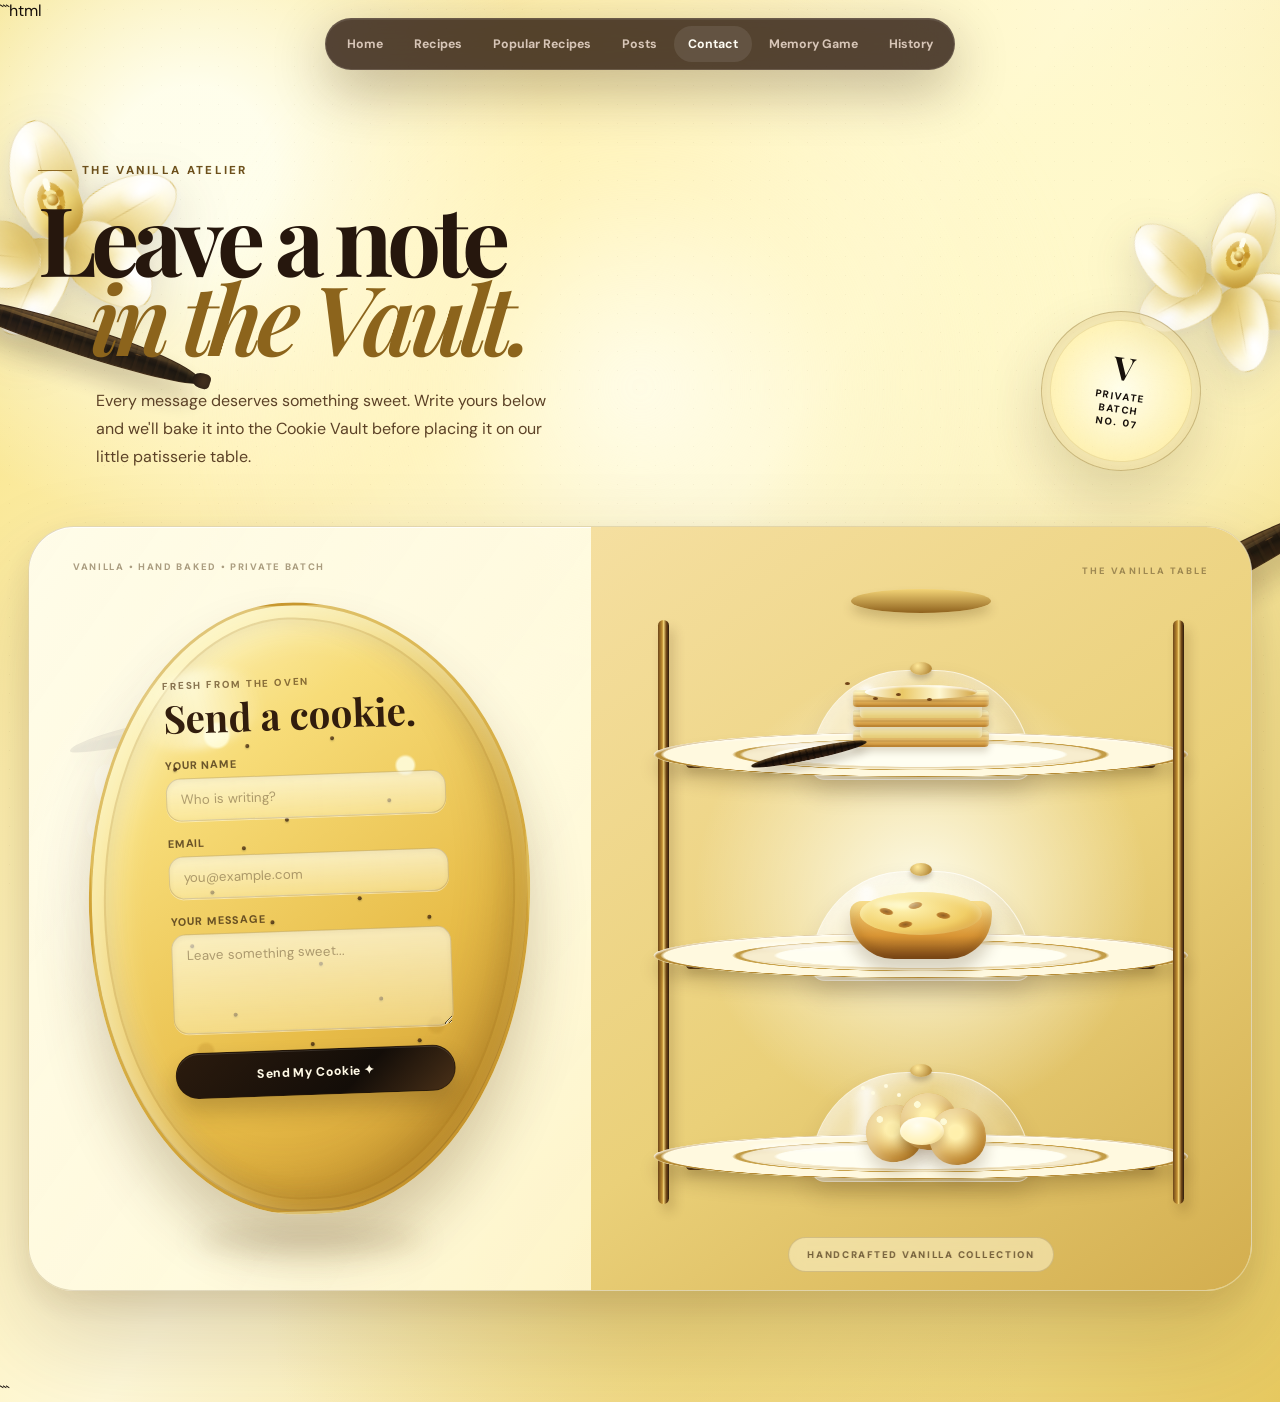
<file: Contactus.html>
```html
<!DOCTYPE html>
<html lang="en">
<head>
<meta charset="UTF-8">
<meta name="viewport" content="width=device-width, initial-scale=1.0">
<title>Contact — Cookie Vault</title>

<link rel="preconnect" href="https://fonts.googleapis.com">
<link rel="preconnect" href="https://fonts.gstatic.com" crossorigin>
<link href="https://fonts.googleapis.com/css2?family=DM+Sans:wght@400;500;600;700;800&family=Playfair+Display:ital,wght@500;600;700;800&display=swap" rel="stylesheet">

<style>
:root {
    --vanilla-0:#fffdf0;
    --vanilla-1:#fff8d7;
    --vanilla-2:#fff0ad;
    --vanilla-3:#f6df79;
    --vanilla-4:#e5c55a;
    --vanilla-5:#bd9635;

    --cream:#fffdf4;
    --cream-2:#f8efd1;
    --cream-3:#ead9aa;

    --espresso:#17100b;
    --espresso-2:#291a10;
    --coffee:#4b2c19;
    --coffee-soft:#79583d;

    --gold:#b98a28;
    --gold-light:#e8ca6c;
}

* {
    box-sizing:border-box;
}

html {
    scroll-behavior:smooth;
}

body {
    margin:0;
    min-height:100vh;
    overflow-x:hidden;
    color:var(--espresso);
    font-family:"DM Sans",sans-serif;
    position:relative;

    background:
        radial-gradient(circle at 15% 12%,rgba(255,255,240,.95) 0 5%,transparent 22%),
        radial-gradient(circle at 84% 17%,rgba(255,249,203,.9) 0 7%,transparent 24%),
        radial-gradient(circle at 51% 91%,rgba(229,197,91,.42) 0 4%,transparent 27%),
        linear-gradient(125deg,#f3dd78 0%,#fff0ae 24%,#fff9d9 48%,#f7e59a 72%,#e7c960 100%);
}

body::before {
    content:"";
    position:fixed;
    inset:0;
    pointer-events:none;
    z-index:-5;
    opacity:.42;

    background-image:
        radial-gradient(rgba(79,55,14,.12) .7px,transparent .8px),
        radial-gradient(rgba(255,255,255,.38) .8px,transparent 1px);

    background-size:19px 19px,31px 31px;
    background-position:0 0,8px 13px;
    mix-blend-mode:multiply;
}

body::after {
    content:"";
    position:fixed;
    width:900px;
    height:900px;
    left:50%;
    top:43%;
    transform:translate(-50%,-50%);
    border-radius:50%;
    pointer-events:none;
    z-index:-6;

    background:
        radial-gradient(
            circle,
            rgba(255,255,244,.72),
            rgba(255,247,198,.36) 32%,
            transparent 69%
        );

    filter:blur(20px);
}

/* =========================================================
   NAVBAR
   ========================================================= */

header {
    position:fixed;
    top:18px;
    left:50%;
    z-index:1000;
    width:max-content;
    max-width:calc(100% - 24px);
    transform:translateX(-50%);
    padding:7px;

    border:1px solid rgba(255,248,237,.13);
    border-radius:999px;

    background:rgba(31,11,7,.76);
    backdrop-filter:blur(22px) saturate(140%);

    box-shadow:
        0 18px 55px rgba(39,20,5,.30),
        inset 0 1px 0 rgba(255,255,255,.08);
}

header nav {
    display:flex;
    align-items:center;
    justify-content:center;
    gap:3px;
}

header nav a {
    display:block;
    padding:10px 14px;
    border-radius:999px;
    color:#d8c6b8;
    text-decoration:none;
    font-size:.77rem;
    font-weight:700;
    white-space:nowrap;

    transition:
        color .22s ease,
        background .22s ease,
        transform .22s ease;
}

header nav a:hover {
    color:#fff8ed;
    background:rgba(229,45,89,.16);
    transform:translateY(-1px);
}

header nav a.active {
    color:#fffdf4;
    background:rgba(255,255,255,.09);
}

/* =========================================================
   BOTANICAL BACKGROUND
   ========================================================= */

.botanical-field {
    position:fixed;
    inset:0;
    overflow:hidden;
    pointer-events:none;
    z-index:-1;
}

/* =========================================================
   VANILLA ORCHIDS
   ========================================================= */

.vanilla-flower {
    position:absolute;
    width:150px;
    height:150px;

    filter:
        drop-shadow(0 18px 24px rgba(65,43,9,.14))
        drop-shadow(0 2px 4px rgba(255,255,255,.35));

    animation:
        flowerFloat 8s ease-in-out infinite,
        flowerBloom 6s ease-in-out infinite;
}

.vanilla-flower::before {
    content:"";
    position:absolute;
    inset:19px;
    border-radius:50%;

    background:
        radial-gradient(circle at 47% 43%,rgba(255,255,255,.95) 0 3%,transparent 4%),
        radial-gradient(circle at 50% 50%,#d6ad3b 0 7%,#9a6d17 8% 13%,#f1d779 14% 24%,transparent 25%);

    z-index:5;
}

.vanilla-flower span {
    position:absolute;
    display:block;
    width:64px;
    height:96px;

    border-radius:
        58% 42% 61% 39% /
        67% 58% 42% 33%;

    background:
        radial-gradient(ellipse at 36% 24%,rgba(255,255,255,.98) 0 5%,transparent 27%),
        radial-gradient(ellipse at 61% 75%,rgba(211,172,64,.38),transparent 57%),
        linear-gradient(145deg,#fffef2 0%,#fff9da 35%,#f1df98 73%,#d7bc67 100%);

    border:1px solid rgba(183,151,63,.28);

    box-shadow:
        inset -7px -10px 16px rgba(172,134,35,.13),
        inset 8px 8px 16px rgba(255,255,255,.65),
        0 7px 14px rgba(87,60,14,.08);

    transform-origin:50% 78%;
}

.vanilla-flower span::after {
    content:"";
    position:absolute;
    left:50%;
    top:17%;
    width:1px;
    height:68%;
    transform:translateX(-50%) rotate(5deg);

    background:
        linear-gradient(
            to bottom,
            transparent,
            rgba(176,139,45,.35),
            transparent
        );
}

.vanilla-flower span:nth-child(1) {
    left:43px;
    top:0;
}

.vanilla-flower span:nth-child(2) {
    right:2px;
    top:39px;
    transform:rotate(72deg);
}

.vanilla-flower span:nth-child(3) {
    right:24px;
    bottom:1px;
    transform:rotate(144deg);
}

.vanilla-flower span:nth-child(4) {
    left:18px;
    bottom:4px;
    transform:rotate(216deg);
}

.vanilla-flower span:nth-child(5) {
    left:0;
    top:40px;
    transform:rotate(288deg);
}

.vanilla-flower .lip {
    position:absolute;
    z-index:8;
    left:49px;
    top:49px;
    width:54px;
    height:63px;

    border-radius:55% 45% 48% 52%;

    background:
        radial-gradient(ellipse at 50% 18%,#fffde8 0 8%,transparent 9%),
        radial-gradient(ellipse at 50% 42%,#f7e79f 0 19%,#d6ac3e 20% 32%,transparent 33%),
        linear-gradient(155deg,#fffbe6,#efd779 60%,#c5962e);

    box-shadow:
        inset 7px 8px 11px rgba(255,255,255,.6),
        inset -7px -10px 14px rgba(139,95,12,.16);
}

.vanilla-flower .pollen {
    position:absolute;
    z-index:10;
    left:72px;
    top:70px;
    width:11px;
    height:11px;
    border-radius:50%;

    background:
        radial-gradient(circle at 30% 30%,#fff6ad,#b47c18 72%);

    box-shadow:
        8px -4px 0 -2px #c69429,
        -7px -5px 0 -3px #d4a63b,
        4px 9px 0 -3px #a87519;
}

.flower-a {
    left:-25px;
    top:125px;
    transform:rotate(-17deg) scale(1.08);
}

.flower-b {
    right:-32px;
    top:180px;
    transform:rotate(21deg) scale(.9);
    animation-delay:-2.2s;
}

.flower-c {
    left:7%;
    bottom:25px;
    transform:rotate(34deg) scale(.65);
    animation-delay:-4s;
}

.flower-d {
    right:9%;
    bottom:2px;
    transform:rotate(-24deg) scale(.7);
    animation-delay:-5.5s;
}

/* =========================================================
   VANILLA PODS
   ========================================================= */

.vanilla-pod {
    position:absolute;
    width:260px;
    height:29px;

    border-radius:
        55% 45% 48% 52% /
        62% 59% 41% 38%;

    background:
        radial-gradient(ellipse at 17% 33%,rgba(131,91,43,.85) 0 1.3%,transparent 2%),
        radial-gradient(ellipse at 43% 63%,rgba(105,70,31,.7) 0 1.2%,transparent 2%),
        radial-gradient(ellipse at 74% 34%,rgba(121,82,37,.7) 0 1.3%,transparent 2%),
        repeating-linear-gradient(90deg,rgba(15,9,5,.22) 0 2px,rgba(79,48,21,.17) 2px 5px,transparent 5px 11px),
        linear-gradient(180deg,#4b321c 0%,#21140c 26%,#0f0a07 51%,#2d1b0e 77%,#5a3a1d 100%);

    border:1px solid rgba(45,25,8,.75);

    box-shadow:
        inset 0 4px 4px rgba(255,203,108,.16),
        inset 0 -6px 8px rgba(0,0,0,.55),
        0 15px 25px rgba(45,26,6,.24);

    opacity:.94;

    animation:podDrift 9s ease-in-out infinite;
}

.vanilla-pod::before {
    content:"";
    position:absolute;
    left:7%;
    top:5px;
    width:83%;
    height:4px;
    border-radius:50%;

    background:
        linear-gradient(
            90deg,
            transparent,
            rgba(205,156,72,.4),
            rgba(255,213,123,.16),
            transparent
        );
}

.vanilla-pod::after {
    content:"";
    position:absolute;
    right:-10px;
    top:7px;
    width:18px;
    height:15px;
    border-radius:50% 30% 30% 50%;

    background:
        linear-gradient(90deg,#160d08,#51331a);

    box-shadow:inset -4px 0 5px rgba(0,0,0,.45);
}

.pod-a {
    left:-52px;
    top:325px;
    transform:rotate(18deg);
}

.pod-b {
    right:-61px;
    top:560px;
    transform:rotate(-28deg) scale(1.1);
    animation-delay:-3s;
}

.pod-c {
    left:2%;
    bottom:155px;
    transform:rotate(-12deg) scale(.68);
    animation-delay:-5s;
}

.pod-d {
    right:3%;
    bottom:235px;
    transform:rotate(23deg) scale(.72);
    animation-delay:-7s;
}

/* =========================================================
   MAIN
   ========================================================= */

main {
    position:relative;
    z-index:2;

    width:min(1450px,calc(100% - 56px));
    margin:0 auto;
    padding:142px 0 90px;
}

/* =========================================================
   HERO
   ========================================================= */

.hero {
    position:relative;

    display:grid;
    grid-template-columns:minmax(0,.9fr) minmax(420px,1.1fr);
    align-items:end;
    gap:70px;

    margin-bottom:55px;
}

.hero-copy {
    position:relative;
    padding-left:10px;
}

.eyebrow {
    display:inline-flex;
    align-items:center;
    gap:10px;
    margin-bottom:20px;

    color:#6d501c;
    font-size:.72rem;
    font-weight:800;
    letter-spacing:.2em;
    text-transform:uppercase;
}

.eyebrow::before {
    content:"";
    width:34px;
    height:1px;
    background:#8f6b24;
}

.hero h1 {
    max-width:760px;
    margin:0;

    font-family:"Playfair Display",serif;
    font-size:clamp(4rem,7.5vw,8.4rem);
    line-height:.82;
    letter-spacing:-.065em;
    font-weight:700;
    color:#26170d;
}

.hero h1 em {
    display:block;
    color:#8c641c;
    font-weight:600;
    transform:translateX(52px);
}

.hero-description {
    max-width:510px;
    margin:32px 0 0 58px;

    color:#5c4227;
    font-size:1rem;
    line-height:1.75;
}

.hero-stamp {
    justify-self:end;
    width:160px;
    height:160px;
    margin-right:8%;

    border-radius:50%;

    display:grid;
    place-items:center;
    text-align:center;

    border:1px solid rgba(76,48,10,.28);

    background:
        radial-gradient(
            circle,
            rgba(255,255,242,.85),
            rgba(255,239,169,.55) 61%,
            rgba(224,190,77,.45)
        );

    box-shadow:
        inset 0 0 0 8px rgba(255,255,240,.22),
        inset 0 0 0 9px rgba(122,82,12,.12),
        0 25px 55px rgba(70,45,5,.16);

    transform:rotate(8deg);
}

.hero-stamp strong {
    display:block;
    font-family:"Playfair Display",serif;
    font-size:2rem;
    line-height:.9;
}

.hero-stamp span {
    display:block;
    margin-top:8px;
    font-size:.62rem;
    letter-spacing:.17em;
    font-weight:800;
}

/* =========================================================
   EXPERIENCE
   ========================================================= */

.experience {
    position:relative;

    display:grid;
    grid-template-columns:minmax(420px,.92fr) minmax(540px,1.08fr);

    min-height:760px;

    border-radius:46px;
    overflow:hidden;

    background:
        linear-gradient(
            125deg,
            rgba(255,253,239,.91),
            rgba(255,244,192,.83)
        );

    border:1px solid rgba(111,78,19,.2);

    box-shadow:
        0 45px 100px rgba(70,44,5,.18),
        0 12px 30px rgba(91,58,8,.11),
        inset 0 1px 0 rgba(255,255,255,.85);
}

/* =========================================================
   COOKIE SIDE
   ========================================================= */

.cookie-side {
    position:relative;

    display:flex;
    align-items:center;
    justify-content:center;

    padding:75px 60px;

    background:
        radial-gradient(circle at 42% 45%,rgba(255,255,255,.88),transparent 46%);
}

.cookie-side::before {
    content:"VANILLA • HAND BAKED • PRIVATE BATCH";

    position:absolute;
    top:34px;
    left:44px;

    color:rgba(76,50,15,.47);
    font-size:.59rem;
    font-weight:800;
    letter-spacing:.18em;
}

.cookie-side::after {
    content:"";
    position:absolute;
    bottom:38px;
    left:50%;
    width:230px;
    height:26px;
    transform:translateX(-50%);
    border-radius:50%;

    background:rgba(83,50,9,.16);
    filter:blur(13px);
}

/* =========================================================
   COOKIE
   ========================================================= */

.cookie {
    position:relative;

    width:min(570px,100%);
    aspect-ratio:1/.93;

    border-radius:
        47% 53% 50% 46% /
        50% 45% 55% 50%;

    padding:70px 78px;

    background:
        radial-gradient(circle at 30% 21%,rgba(255,250,205,.96) 0 2%,transparent 2.5%),
        radial-gradient(circle at 73% 27%,rgba(255,255,226,.85) 0 1.5%,transparent 2%),
        radial-gradient(circle at 25% 73%,rgba(186,134,37,.27) 0 1.2%,transparent 1.8%),
        radial-gradient(circle at 78% 70%,rgba(179,129,33,.22) 0 1.2%,transparent 1.9%),
        linear-gradient(145deg,#fff7c8 0%,#f7dc78 28%,#e8bd49 63%,#c9942d 100%);

    border:3px solid rgba(166,115,24,.32);

    box-shadow:
        inset 18px 20px 35px rgba(255,255,226,.62),
        inset -24px -26px 45px rgba(113,69,8,.25),
        inset 0 -2px 0 rgba(107,66,11,.22),
        0 38px 55px rgba(82,50,5,.24);

    transform:rotate(-2deg);
    transition:transform .4s ease,box-shadow .4s ease;
}

.cookie:hover {
    transform:rotate(-1deg) translateY(-4px);

    box-shadow:
        inset 18px 20px 35px rgba(255,255,226,.62),
        inset -24px -26px 45px rgba(113,69,8,.25),
        0 45px 70px rgba(82,50,5,.27);
}

.cookie::before {
    content:"";
    position:absolute;
    inset:12px;
    border-radius:inherit;

    border:2px solid rgba(138,91,13,.19);

    box-shadow:inset 0 0 22px rgba(110,66,9,.13);
    pointer-events:none;
}

.cookie::after {
    content:"";
    position:absolute;
    left:11%;
    top:10%;
    width:30%;
    height:13%;

    border-radius:50%;
    transform:rotate(-12deg);

    background:
        linear-gradient(
            90deg,
            transparent,
            rgba(255,255,235,.62),
            transparent
        );

    filter:blur(4px);
}

/* =========================================================
   COOKIE SPECKLES
   ========================================================= */

.bean-specks {
    position:absolute;
    inset:35px;
    pointer-events:none;
    opacity:.8;
}

.bean-specks span {
    position:absolute;
    width:4px;
    height:4px;
    border-radius:50%;

    background:
        radial-gradient(circle at 30% 30%,#5b3514,#17100a);

    box-shadow:0 1px 2px rgba(0,0,0,.28);
}

.bean-specks span:nth-child(1){left:14%;top:23%}
.bean-specks span:nth-child(2){left:23%;top:46%}
.bean-specks span:nth-child(3){left:34%;top:19%}
.bean-specks span:nth-child(4){left:44%;top:33%}
.bean-specks span:nth-child(5){left:57%;top:18%}
.bean-specks span:nth-child(6){left:72%;top:30%}
.bean-specks span:nth-child(7){left:82%;top:52%}
.bean-specks span:nth-child(8){left:68%;top:67%}
.bean-specks span:nth-child(9){left:49%;top:75%}
.bean-specks span:nth-child(10){left:28%;top:69%}
.bean-specks span:nth-child(11){left:17%;top:56%}
.bean-specks span:nth-child(12){left:39%;top:52%}
.bean-specks span:nth-child(13){left:63%;top:48%}
.bean-specks span:nth-child(14){left:78%;top:75%}
.bean-specks span:nth-child(15){left:52%;top:60%}
.bean-specks span:nth-child(16){left:32%;top:38%}

/* =========================================================
   FORM
   ========================================================= */

.cookie-form {
    position:relative;
    z-index:4;
    width:100%;
}

.form-kicker {
    margin-bottom:7px;
    color:rgba(72,44,11,.64);
    font-size:.62rem;
    font-weight:800;
    letter-spacing:.18em;
    text-transform:uppercase;
}

.cookie-form h2 {
    margin:0 0 23px;
    color:#321d0d;

    font-family:"Playfair Display",serif;
    font-size:clamp(2rem,3vw,2.9rem);
    line-height:.95;
}

.field {
    margin-bottom:15px;
}

.field label {
    display:block;
    margin:0 0 6px;

    color:rgba(55,34,12,.73);
    font-size:.68rem;
    font-weight:800;
    letter-spacing:.08em;
    text-transform:uppercase;
}

.field input,
.field textarea {
    width:100%;

    border:1px solid rgba(82,53,13,.2);
    border-radius:15px;

    padding:12px 14px;

    color:#29180d;
    font:inherit;
    font-size:.83rem;
    outline:none;

    background:
        linear-gradient(
            180deg,
            rgba(255,255,240,.66),
            rgba(255,244,190,.48)
        );

    box-shadow:
        inset 0 2px 5px rgba(88,55,7,.07),
        0 1px 0 rgba(255,255,255,.45);

    transition:
        border-color .2s ease,
        box-shadow .2s ease,
        background .2s ease;
}

.field input::placeholder,
.field textarea::placeholder {
    color:rgba(73,49,20,.43);
}

.field input:focus,
.field textarea:focus {
    border-color:rgba(108,72,14,.48);
    background:rgba(255,255,244,.78);

    box-shadow:
        0 0 0 4px rgba(255,255,255,.22),
        inset 0 2px 5px rgba(88,55,7,.05);
}

.field textarea {
    min-height:100px;
    resize:vertical;
}

.send-button {
    width:100%;
    margin-top:4px;
    padding:14px 18px;

    border:1px solid rgba(45,28,9,.55);
    border-radius:999px;

    cursor:pointer;

    color:#fff9e6;
    font:inherit;
    font-size:.77rem;
    font-weight:800;
    letter-spacing:.03em;

    background:
        linear-gradient(
            135deg,
            #2b1b0e,
            #130d08 65%,
            #493018
        );

    box-shadow:
        0 13px 22px rgba(47,28,7,.23),
        inset 0 1px 0 rgba(255,255,255,.12);

    transition:
        transform .22s ease,
        box-shadow .22s ease;
}

.send-button:hover:not(:disabled) {
    transform:translateY(-2px);

    box-shadow:
        0 17px 28px rgba(47,28,7,.28),
        inset 0 1px 0 rgba(255,255,255,.15);
}

.send-button:active:not(:disabled) {
    transform:translateY(0);
}

.send-button:disabled {
    cursor:wait;
    opacity:.72;
}

.form-status {
    min-height:20px;
    margin-top:10px;
    text-align:center;
    color:#6f4d20;
    font-size:.72rem;
    line-height:1.4;
}

/* =========================================================
   DISPLAY
   ========================================================= */

.display-side {
    position:relative;

    display:flex;
    align-items:center;
    justify-content:center;

    min-height:760px;
    overflow:hidden;

    background:
        radial-gradient(circle at 50% 48%,rgba(255,255,242,.9),transparent 44%),
        linear-gradient(145deg,#f5dfa0,#ead079 55%,#d3ae4f);
}

.display-side::before {
    content:"THE VANILLA TABLE";

    position:absolute;
    top:38px;
    right:42px;

    color:rgba(54,35,11,.43);
    font-size:.58rem;
    font-weight:800;
    letter-spacing:.22em;
}

/* =========================================================
   ETAGERE
   ========================================================= */

.etagere {
    position:relative;
    width:min(650px,88%);
    height:650px;
}

.etagere::before,
.etagere::after {
    content:"";
    position:absolute;
    top:36px;
    bottom:30px;
    width:11px;
    border-radius:999px;

    background:
        linear-gradient(
            90deg,
            #6c4619,
            #c18e31 38%,
            #f0d275 51%,
            #754a18 75%,
            #2f1c0d
        );

    box-shadow:5px 8px 12px rgba(67,39,5,.19);
}

.etagere::before {
    left:27px;
}

.etagere::after {
    right:27px;
}

.top-ornament {
    position:absolute;
    top:5px;
    left:50%;
    width:140px;
    height:24px;
    transform:translateX(-50%);
    border-radius:50%;

    background:
        linear-gradient(
            180deg,
            #f3d477,
            #8e611d
        );

    box-shadow:0 7px 11px rgba(64,39,5,.2);
}

.tier {
    position:absolute;
    left:50%;
    width:92%;
    transform:translateX(-50%);
}

.tier.top {
    top:84px;
}

.tier.middle {
    top:285px;
}

.tier.bottom {
    top:486px;
}

/* =========================================================
   PLATES — MORE DETAIL
   ========================================================= */

.plate {
    position:absolute;
    left:50%;
    top:64px;

    width:100%;
    height:45px;

    transform:translateX(-50%);
    border-radius:50%;

    background:
        radial-gradient(
            ellipse,
            #fffef1 0 38%,
            #f7edce 39% 47%,
            #c8a24c 48% 49%,
            #fff9df 50% 68%,
            #b58a34 69% 70%,
            #f8edc9 71% 77%,
            transparent 78%
        );

    box-shadow:
        0 13px 17px rgba(67,42,8,.21),
        inset 0 2px 2px rgba(255,255,255,.7);
}

.plate::before {
    content:"";
    position:absolute;
    left:50%;
    top:50%;

    width:69%;
    height:58%;

    transform:translate(-50%,-50%);
    border-radius:50%;

    border:1px solid rgba(173,130,46,.22);

    box-shadow:
        inset 0 2px 4px rgba(130,91,18,.08);
}

.plate::after {
    content:"";
    position:absolute;
    left:18%;
    top:22%;
    width:22%;
    height:14%;

    border-radius:50%;

    background:rgba(255,255,255,.7);
    filter:blur(2px);
}

/* gold support */
.tier::before {
    content:"";
    position:absolute;
    left:50%;
    top:91px;
    width:88%;
    height:9px;
    transform:translateX(-50%);
    border-radius:999px;

    background:
        linear-gradient(
            90deg,
            #4e3011,
            #d6ad4d 20%,
            #f2d77b 50%,
            #9a691f 80%,
            #3c240e
        );

    box-shadow:0 5px 8px rgba(65,39,6,.17);
}

/* =========================================================
   GLASS CLOCHE
   ========================================================= */

.cloche {
    position:absolute;
    left:50%;
    top:2px;

    width:220px;
    height:110px;

    transform:translateX(-50%);

    border-radius:220px 220px 32px 32px;

    background:
        linear-gradient(
            110deg,
            rgba(255,255,255,.12),
            rgba(255,255,255,.47) 25%,
            rgba(255,255,255,.07) 49%,
            rgba(255,255,255,.32) 68%,
            rgba(255,255,255,.08)
        );

    border:1px solid rgba(255,255,255,.66);

    box-shadow:
        inset 10px 4px 17px rgba(255,255,255,.42),
        inset -11px -5px 20px rgba(121,92,37,.12),
        0 13px 24px rgba(69,43,7,.14);

    backdrop-filter:blur(2px);

    transition:
        transform .85s cubic-bezier(.18,.82,.18,1),
        opacity .4s ease;
}

.cloche::before {
    content:"";
    position:absolute;
    left:50%;
    top:-9px;

    width:22px;
    height:13px;

    transform:translateX(-50%);
    border-radius:50%;

    background:
        radial-gradient(circle at 35% 30%,#ffe99a,#a57423);

    box-shadow:0 4px 5px rgba(50,30,5,.23);
}

.cloche::after {
    content:"";
    position:absolute;
    left:17%;
    top:13%;
    width:16%;
    height:56%;

    border-radius:50%;

    background:
        linear-gradient(
            90deg,
            rgba(255,255,255,0),
            rgba(255,255,255,.72),
            rgba(255,255,255,0)
        );

    filter:blur(2px);
}

/* =========================================================
   DESSERTS — HIGH DETAIL
   ========================================================= */

/* ---------------- VANILLA MILLE FEUILLE ---------------- */

.dessert.mille {
    position:absolute;
    z-index:3;

    left:50%;
    top:14px;

    width:152px;
    height:78px;

    transform:translateX(-50%);
}

.mille .pastry {
    position:absolute;
    left:8px;
    right:8px;
    height:17px;

    border-radius:4px;

    background:
        repeating-linear-gradient(
            0deg,
            rgba(122,69,18,.13) 0 2px,
            transparent 2px 5px
        ),
        linear-gradient(
            180deg,
            #fff1ae,
            #d99a38
        );

    box-shadow:
        inset 0 3px 4px rgba(255,255,222,.7),
        inset 0 -3px 5px rgba(107,59,11,.24),
        0 5px 7px rgba(66,39,5,.17);
}

.mille .p1 {
    top:48px;
    transform:skewX(-2deg);
}

.mille .p2 {
    top:28px;
    transform:skewX(1deg);
}

.mille .p3 {
    top:8px;
    transform:skewX(-1deg);
}

.mille .cream-layer {
    position:absolute;
    left:15px;
    right:15px;
    height:15px;

    border-radius:4px;

    background:
        linear-gradient(
            180deg,
            #fffef0,
            #fff0ad 55%,
            #e5c86d
        );

    box-shadow:
        inset 0 3px 5px rgba(255,255,255,.72),
        0 2px 4px rgba(103,62,10,.11);
}

.mille .c1 {
    top:41px;
}

.mille .c2 {
    top:21px;
}

.mille .vanilla-drizzle {
    position:absolute;
    z-index:5;

    left:20px;
    top:3px;

    width:112px;
    height:14px;

    border-radius:50%;

    background:
        linear-gradient(
            90deg,
            #fffdf0,
            #eac866,
            #fff8d2,
            #d3a33e
        );

    box-shadow:
        0 3px 4px rgba(85,49,7,.16),
        inset 0 2px 2px rgba(255,255,255,.72);
}

.mille .crumb {
    position:absolute;
    z-index:7;

    width:5px;
    height:3px;
    border-radius:50%;

    background:#704317;
}

.mille .crumb:nth-child(8){left:28px;top:15px}
.mille .crumb:nth-child(9){left:51px;top:11px}
.mille .crumb:nth-child(10){left:82px;top:16px}
.mille .crumb:nth-child(11){left:105px;top:10px}

/* ---------------- CRÈME BRÛLÉE ---------------- */

.dessert.brulee {
    position:absolute;
    z-index:3;

    left:50%;
    top:15px;

    width:148px;
    height:76px;

    transform:translateX(-50%);
}

.brulee .dish {
    position:absolute;
    left:3px;
    top:17px;
    width:142px;
    height:58px;

    border-radius:12px 12px 44px 44px;

    background:
        linear-gradient(
            180deg,
            #f7d984 0%,
            #d99534 60%,
            #7c4817 100%
        );

    box-shadow:
        inset 0 7px 10px rgba(255,240,165,.38),
        inset 0 -7px 12px rgba(87,43,6,.25),
        0 13px 15px rgba(67,38,6,.2);
}

.brulee .custard {
    position:absolute;
    z-index:2;

    left:13px;
    top:8px;
    width:122px;
    height:43px;

    border-radius:50%;

    background:
        radial-gradient(
            ellipse at 35% 35%,
            #fff5b6,
            #f1ce67 58%,
            #c9852a
        );

    box-shadow:
        inset 0 4px 8px rgba(255,255,222,.5);
}

.brulee .burn {
    position:absolute;
    z-index:4;

    width:15px;
    height:7px;

    border-radius:50%;

    background:
        radial-gradient(
            ellipse,
            #75400f,
            #ad6718 55%,
            transparent 72%
        );

    opacity:.8;
}

.brulee .burn:nth-child(3){left:32px;top:24px;transform:rotate(14deg)}
.brulee .burn:nth-child(4){left:61px;top:18px;transform:rotate(-11deg)}
.brulee .burn:nth-child(5){left:89px;top:28px;transform:rotate(8deg)}
.brulee .burn:nth-child(6){left:51px;top:37px;transform:rotate(-7deg)}

.brulee .sugar-shine {
    position:absolute;
    z-index:6;

    left:27px;
    top:17px;
    width:48px;
    height:7px;

    border-radius:50%;

    background:rgba(255,255,230,.55);
    filter:blur(2px);
}

/* ---------------- VANILLA CHOUX ---------------- */

.dessert.choux {
    position:absolute;
    z-index:3;

    left:50%;
    top:16px;

    width:120px;
    height:80px;

    transform:translateX(-50%);
}

.choux .ball {
    position:absolute;

    width:57px;
    height:57px;

    border-radius:48%;

    background:
        radial-gradient(circle at 28% 22%,rgba(255,252,214,.92) 0 5%,transparent 6%),
        radial-gradient(circle at 48% 42%,#fff0ad 0 16%,#d39a3d 67%,#774716 100%);

    box-shadow:
        inset 8px 8px 13px rgba(255,255,230,.5),
        inset -8px -9px 13px rgba(111,62,11,.22),
        0 12px 15px rgba(65,37,5,.18);
}

.choux .b1 {
    left:5px;
    top:19px;
    transform:rotate(-8deg);
}

.choux .b2 {
    left:39px;
    top:7px;
    transform:rotate(5deg);
}

.choux .b3 {
    left:68px;
    top:22px;
    transform:rotate(-5deg);
}

.choux .cream {
    position:absolute;
    z-index:5;

    left:39px;
    top:31px;

    width:44px;
    height:28px;

    border-radius:50%;

    background:
        radial-gradient(
            ellipse at 40% 30%,
            #fffef1,
            #fff1b5 65%,
            #d9ad48
        );

    box-shadow:
        inset 0 3px 5px rgba(255,255,255,.65),
        0 5px 7px rgba(84,49,7,.14);
}

.choux .sugar {
    position:absolute;
    z-index:7;

    width:4px;
    height:4px;
    border-radius:50%;

    background:#fffbe0;

    box-shadow:
        10px 5px 0 #fffbe0,
        23px -2px 0 #fffbe0,
        36px 7px 0 #fffbe0;
}

/* =========================================================
   DISPLAY PODS
   ========================================================= */

.display-pod {
    position:absolute;
    z-index:8;

    width:118px;
    height:12px;

    border-radius:50%;

    background:
        repeating-linear-gradient(
            90deg,
            rgba(12,7,4,.42) 0 2px,
            transparent 2px 7px
        ),
        linear-gradient(
            180deg,
            #51351c,
            #130d08 50%,
            #392213
        );

    box-shadow:
        inset 0 2px 2px rgba(222,169,76,.19),
        0 7px 8px rgba(46,26,5,.22);
}

.display-pod.one {
    top:80px;
    left:18%;
    transform:rotate(-12deg);
}

.display-pod.two {
    top:278px;
    right:13%;
    transform:rotate(17deg);
}

/* =========================================================
   LABEL
   ========================================================= */

.display-label {
    position:absolute;
    left:50%;
    bottom:18px;
    transform:translateX(-50%);

    padding:10px 18px;

    border-radius:999px;

    color:rgba(54,34,10,.68);

    border:1px solid rgba(87,56,11,.2);

    background:rgba(255,249,216,.5);

    backdrop-filter:blur(8px);

    font-size:.6rem;
    font-weight:800;
    letter-spacing:.18em;
    text-transform:uppercase;
}

/* =========================================================
   TRAVEL COOKIE
   ========================================================= */

.travel-cookie {
    position:fixed;
    z-index:2500;
    pointer-events:none;
    opacity:0;

    border-radius:
        47% 53% 50% 46% /
        50% 45% 55% 50%;

    background:
        radial-gradient(circle at 27% 25%,#fff5b8 0 2%,transparent 3%),
        radial-gradient(circle at 68% 30%,#4d2d12 0 1.5%,transparent 2%),
        radial-gradient(circle at 38% 68%,#553014 0 1.5%,transparent 2%),
        linear-gradient(145deg,#fff3af,#e8bb4a 60%,#a86c20);

    border:2px solid rgba(123,77,13,.3);

    box-shadow:
        inset 9px 10px 18px rgba(255,255,235,.55),
        inset -12px -14px 23px rgba(94,54,7,.25),
        0 25px 45px rgba(63,37,5,.25);
}

/* =========================================================
   SUCCESS
   ========================================================= */

.success-panel {
    position:fixed;
    z-index:3000;

    left:50%;
    top:50%;

    width:min(460px,calc(100% - 40px));

    transform:
        translate(-50%,-45%)
        scale(.92);

    padding:38px;

    border-radius:28px;

    text-align:center;

    opacity:0;
    pointer-events:none;

    background:
        linear-gradient(
            145deg,
            rgba(255,254,239,.97),
            rgba(255,239,176,.97)
        );

    border:1px solid rgba(103,72,17,.2);

    box-shadow:
        0 35px 90px rgba(49,30,5,.3),
        inset 0 1px 0 rgba(255,255,255,.9);

    transition:
        opacity .45s ease,
        transform .55s cubic-bezier(.2,.9,.2,1);
}

.success-panel.show {
    opacity:1;
    pointer-events:auto;

    transform:
        translate(-50%,-50%)
        scale(1);
}

.success-icon {
    width:70px;
    height:70px;
    margin:0 auto 20px;

    display:grid;
    place-items:center;

    border-radius:50%;

    color:#fff9df;

    background:
        linear-gradient(145deg,#33200f,#110b07);

    box-shadow:0 13px 25px rgba(54,31,4,.24);
}

.success-icon::before {
    content:"✦";
    font-size:1.7rem;
}

.success-panel h3 {
    margin:0;

    font-family:"Playfair Display",serif;
    font-size:2rem;
}

.success-panel p {
    margin:12px 0 0;

    color:#6c502a;

    font-size:.88rem;
    line-height:1.65;
}

/* =========================================================
   ANIMATION
   ========================================================= */

@keyframes flowerBloom {
    0%,100% {
        filter:
            drop-shadow(0 18px 24px rgba(65,43,9,.14))
            drop-shadow(0 2px 4px rgba(255,255,255,.35));
    }

    50% {
        filter:
            drop-shadow(0 22px 28px rgba(65,43,9,.18))
            drop-shadow(0 3px 7px rgba(255,255,255,.42));
    }
}

@keyframes flowerFloat {
    0%,100% {
        margin-top:0;
    }

    50% {
        margin-top:-11px;
    }
}

@keyframes podDrift {
    0%,100% {
        margin-top:0;
    }

    50% {
        margin-top:-9px;
    }
}

/* =========================================================
   RESPONSIVE
   ========================================================= */

@media (max-width:1120px) {

    main {
        width:min(100% - 32px,950px);
    }

    .hero {
        grid-template-columns:1fr;
        gap:35px;
    }

    .hero-stamp {
        justify-self:start;
        margin-left:60px;
    }

    .experience {
        grid-template-columns:1fr;
    }

    .display-side {
        min-height:720px;
    }
}

@media (max-width:760px) {

    header {
        top:10px;
        max-width:calc(100% - 12px);
        overflow-x:auto;
    }

    header nav {
        width:max-content;
    }

    header nav a {
        padding:9px 10px;
        font-size:.68rem;
    }

    main {
        width:calc(100% - 20px);
        padding-top:110px;
    }

    .hero h1 {
        font-size:clamp(3.3rem,15vw,5.6rem);
    }

    .hero h1 em {
        transform:translateX(25px);
    }

    .hero-description {
        margin-left:25px;
    }

    .hero-stamp {
        width:120px;
        height:120px;
        margin-left:25px;
    }

    .experience {
        border-radius:30px;
    }

    .cookie-side {
        padding:60px 18px;
    }

    .cookie {
        padding:52px 36px;
        width:100%;
    }

    .display-side {
        min-height:650px;
    }

    .etagere {
        transform:scale(.82);
        transform-origin:center;
    }

    .flower-a,
    .flower-b,
    .pod-a,
    .pod-b {
        opacity:.45;
    }
}

@media (max-width:500px) {

    .cookie {
        padding:48px 28px;
    }

    .cookie-form h2 {
        font-size:2rem;
    }

    .display-side {
        min-height:580px;
    }

    .etagere {
        transform:scale(.68);
    }
}

@media (prefers-reduced-motion:reduce) {

    *,
    *::before,
    *::after {
        animation-duration:.01ms !important;
        animation-iteration-count:1 !important;
        transition-duration:.01ms !important;
        scroll-behavior:auto !important;
    }
}
</style>
</head>

<body>

<!-- =======================================================
     BOTANICAL VANILLA DECOR
     ======================================================= -->

<div class="botanical-field" aria-hidden="true">

    <div class="vanilla-flower flower-a">
        <span></span>
        <span></span>
        <span></span>
        <span></span>
        <span></span>
        <div class="lip"></div>
        <div class="pollen"></div>
    </div>

    <div class="vanilla-flower flower-b">
        <span></span>
        <span></span>
        <span></span>
        <span></span>
        <span></span>
        <div class="lip"></div>
        <div class="pollen"></div>
    </div>

    <div class="vanilla-flower flower-c">
        <span></span>
        <span></span>
        <span></span>
        <span></span>
        <span></span>
        <div class="lip"></div>
        <div class="pollen"></div>
    </div>

    <div class="vanilla-flower flower-d">
        <span></span>
        <span></span>
        <span></span>
        <span></span>
        <span></span>
        <div class="lip"></div>
        <div class="pollen"></div>
    </div>

    <div class="vanilla-pod pod-a"></div>
    <div class="vanilla-pod pod-b"></div>
    <div class="vanilla-pod pod-c"></div>
    <div class="vanilla-pod pod-d"></div>

</div>

<!-- =======================================================
     NAVBAR
     ======================================================= -->

<header>
    <nav>
        <a href="Index.html">Home</a>
        <a href="Recipes.html">Recipes</a>
        <a href="PopularRecipes.html">Popular Recipes</a>
        <a href="Posts.html">Posts</a>
        <a href="Contactus.html" class="active">Contact</a>
        <a href="MemoryGame.html">Memory Game</a>
        <a href="History.html">History</a>
    </nav>
</header>

<main>

    <!-- ===================================================
         HERO
         =================================================== -->

    <section class="hero">

        <div class="hero-copy">

            <div class="eyebrow">
                The Vanilla Atelier
            </div>

            <h1>
                Leave a note
                <em>in the Vault.</em>
            </h1>

            <p class="hero-description">
                Every message deserves something sweet.
                Write yours below and we'll bake it into the
                Cookie Vault before placing it on our little
                patisserie table.
            </p>

        </div>

        <div class="hero-stamp">
            <div>
                <strong>V</strong>
                <span>
                    PRIVATE<br>
                    BATCH<br>
                    NO. 07
                </span>
            </div>
        </div>

    </section>

    <!-- ===================================================
         MAIN EXPERIENCE
         =================================================== -->

    <section class="experience">

        <!-- COOKIE -->

        <div class="cookie-side">

            <div class="cookie" id="mainCookie">

                <div class="bean-specks" aria-hidden="true">
                    <span></span>
                    <span></span>
                    <span></span>
                    <span></span>
                    <span></span>
                    <span></span>
                    <span></span>
                    <span></span>
                    <span></span>
                    <span></span>
                    <span></span>
                    <span></span>
                    <span></span>
                    <span></span>
                    <span></span>
                    <span></span>
                </div>

                <form
                    id="contactForm"
                    class="cookie-form"
                    action="https://formspree.io/f/mwlpeaqk"
                    method="POST"
                >

                    <div class="form-kicker">
                        Fresh from the oven
                    </div>

                    <h2>
                        Send a cookie.
                    </h2>

                    <div class="field">
                        <label for="name">
                            Your name
                        </label>

                        <input
                            id="name"
                            name="name"
                            type="text"
                            placeholder="Who is writing?"
                            required
                        >
                    </div>

                    <div class="field">
                        <label for="email">
                            Email
                        </label>

                        <input
                            id="email"
                            name="email"
                            type="email"
                            placeholder="you@example.com"
                            required
                        >
                    </div>

                    <div class="field">
                        <label for="message">
                            Your message
                        </label>

                        <textarea
                            id="message"
                            name="message"
                            placeholder="Leave something sweet..."
                            required
                        ></textarea>
                    </div>

                    <button
                        id="sendButton"
                        class="send-button"
                        type="submit"
                    >
                        Send My Cookie ✦
                    </button>

                    <div
                        id="formStatus"
                        class="form-status"
                        aria-live="polite"
                    ></div>

                </form>

            </div>

        </div>

        <!-- =================================================
             DESSERT DISPLAY
             ================================================= -->

        <div class="display-side">

            <div class="etagere">

                <div class="top-ornament"></div>

                <!-- TOP -->
                <div class="tier top">

                    <div class="dessert mille">

                        <div class="pastry p1"></div>
                        <div class="cream-layer c1"></div>

                        <div class="pastry p2"></div>
                        <div class="cream-layer c2"></div>

                        <div class="pastry p3"></div>

                        <div class="vanilla-drizzle"></div>

                        <div class="crumb"></div>
                        <div class="crumb"></div>
                        <div class="crumb"></div>
                        <div class="crumb"></div>

                    </div>

                    <div class="cloche"></div>
                    <div class="plate"></div>

                    <div class="display-pod one"></div>

                </div>

                <!-- MIDDLE -->
                <div class="tier middle">

                    <div class="dessert brulee">

                        <div class="dish"></div>
                        <div class="custard"></div>

                        <div class="burn"></div>
                        <div class="burn"></div>
                        <div class="burn"></div>
                        <div class="burn"></div>

                        <div class="sugar-shine"></div>

                    </div>

                    <div class="cloche"></div>
                    <div class="plate"></div>

                </div>

                <!-- BOTTOM -->
                <div class="tier bottom">

                    <div class="dessert choux">

                        <div class="ball b1"></div>
                        <div class="ball b2"></div>
                        <div class="ball b3"></div>

                        <div class="cream"></div>

                        <div class="sugar"></div>

                    </div>

                    <div class="cloche"></div>
                    <div class="plate"></div>

                    <div class="display-pod two"></div>

                </div>

            </div>

            <div class="display-label">
                Handcrafted vanilla collection
            </div>

        </div>

    </section>

</main>

<!-- =======================================================
     TRAVEL COOKIE
     ======================================================= -->

<div
    id="travelCookie"
    class="travel-cookie"
    aria-hidden="true"
></div>

<!-- =======================================================
     SUCCESS
     ======================================================= -->

<div
    id="successPanel"
    class="success-panel"
    role="status"
    aria-live="polite"
>

    <div class="success-icon"></div>

    <h3>
        Your cookie arrived.
    </h3>

    <p>
        Your note has been sent and your little cookie
        has found its place on the Vanilla Table.
    </p>

</div>

<script>

/* =========================================================
   CONTACT FORM
   ========================================================= */

const form =
    document.getElementById("contactForm");

const sendButton =
    document.getElementById("sendButton");

const status =
    document.getElementById("formStatus");

const mainCookie =
    document.getElementById("mainCookie");

const travelCookie =
    document.getElementById("travelCookie");

const successPanel =
    document.getElementById("successPanel");

const bottomTier =
    document.querySelector(".tier.bottom");

const targetCloche =
    bottomTier.querySelector(".cloche");

const targetPlate =
    bottomTier.querySelector(".plate");


/* =========================================================
   COOKIE TRAVEL
   ========================================================= */

form.addEventListener("submit", async function(event) {

    event.preventDefault();

    if (sendButton.disabled) {
        return;
    }

    sendButton.disabled = true;
    sendButton.textContent =
        "Preparing your cookie...";

    status.textContent = "";

    const cookieRect =
        mainCookie.getBoundingClientRect();

    const targetRect =
        targetPlate.getBoundingClientRect();

    /*
       Start with an exact visual copy of the main cookie.
    */

    travelCookie.style.left =
        cookieRect.left + "px";

    travelCookie.style.top =
        cookieRect.top + "px";

    travelCookie.style.width =
        cookieRect.width + "px";

    travelCookie.style.height =
        cookieRect.height + "px";

    travelCookie.style.opacity = "1";

    travelCookie.style.transition = "none";

    travelCookie.style.transform =
        "translate3d(0,0,0) rotate(-2deg) scale(.9)";

    /*
       Allow browser to paint the starting position.
    */

    await new Promise(function(resolve) {
        requestAnimationFrame(resolve);
    });


    let successful = false;


    /* =====================================================
       SEND TO FORMSPREE
       ===================================================== */

    try {

        const formData =
            new FormData(form);

        const response =
            await fetch(
                form.action,
                {
                    method:"POST",
                    body:formData,
                    headers:{
                        "Accept":"application/json"
                    }
                }
            );

        successful = response.ok;

        if (!response.ok) {

            let errorMessage =
                "Something went wrong. Please try again.";

            try {

                const data =
                    await response.json();

                if (
                    data &&
                    Array.isArray(data.errors) &&
                    data.errors.length
                ) {
                    errorMessage =
                        data.errors
                            .map(error => error.message)
                            .join(", ");
                }

            } catch (error) {}

            status.textContent =
                errorMessage;

            status.style.color =
                "#8d3321";
        }

    } catch (error) {

        console.error(error);

        status.textContent =
            "Network error. Please check your connection and try again.";

        status.style.color =
            "#8d3321";
    }


    /* =====================================================
       SUCCESSFUL COOKIE JOURNEY
       ===================================================== */

    if (successful) {

        sendButton.textContent =
            "Cookie Sent ✦";


        /*
           PHASE 1
           Lift the cookie away from the form.
        */

        travelCookie.style.transition =
            "transform .6s cubic-bezier(.2,.85,.2,1)";

        travelCookie.style.transform =
            "translate3d(20px,-32px,0) rotate(18deg) scale(.82)";


        /*
           PHASE 2
           Large smooth arc toward the dessert table.
           The cookie rotates naturally rather than spinning
           like a flat UI element.
        */

        setTimeout(function() {

            const current =
                mainCookie.getBoundingClientRect();

            const destinationX =
                targetRect.left +
                targetRect.width / 2 -
                (
                    current.left +
                    current.width / 2
                );

            const destinationY =
                targetRect.top +
                targetRect.height / 2 -
                (
                    current.top +
                    current.height / 2
                );

            travelCookie.style.transition =
                "transform 1.55s cubic-bezier(.12,.82,.16,1)";

            travelCookie.style.transform =
                `
                translate3d(
                    ${destinationX * .46}px,
                    ${destinationY * .34 - 105}px,
                    0
                )
                rotate(112deg)
                scale(.67)
                `;

        }, 620);


        /*
           PHASE 3
           Descend toward the plate.
        */

        setTimeout(function() {

            const current =
                mainCookie.getBoundingClientRect();

            const destinationX =
                targetRect.left +
                targetRect.width / 2 -
                (
                    current.left +
                    current.width / 2
                );

            const destinationY =
                targetRect.top +
                targetRect.height / 2 -
                (
                    current.top +
                    current.height / 2
                );

            travelCookie.style.transition =
                "transform 1.05s cubic-bezier(.18,.88,.22,1)";

            travelCookie.style.transform =
                `
                translate3d(
                    ${destinationX}px,
                    ${destinationY - 7}px,
                    0
                )
                rotate(198deg)
                scale(.31)
                `;

        }, 1850);


        /*
           PHASE 4
           Cookie lands.
           
           The cloche remains visually in front because the
           travel cookie's z-index is lowered only now.
        */

        setTimeout(function() {

            travelCookie.style.transition =
                "transform .42s cubic-bezier(.2,.9,.2,1)";

            travelCookie.style.transform =
                `
                translate3d(
                    ${targetRect.left - cookieRect.left}px,
                    ${targetRect.top - cookieRect.top + 3}px,
                    0
                )
                rotate(205deg)
                scale(.27)
                `;

        }, 2860);


        /*
           PHASE 5
           Cookie has reached the plate.
           
           Move it behind the glass so the next animation
           actually looks like the cloche is covering it.
        */

        setTimeout(function() {

            travelCookie.style.zIndex = "1200";

            /*
               Slight plate bounce.
            */

            targetPlate.animate(
                [
                    {
                        transform:
                            "translateX(-50%) scale(1)"
                    },
                    {
                        transform:
                            "translateX(-50%) scale(1.035)"
                    },
                    {
                        transform:
                            "translateX(-50%) scale(1)"
                    }
                ],
                {
                    duration:430,
                    easing:"cubic-bezier(.2,.8,.2,1)"
                }
            );

        }, 3300);


        /*
           PHASE 6
           The glass cloche rises slightly,
           acknowledges the cookie,
           then settles back down over it.
        */

        setTimeout(function() {

            targetCloche.style.transform =
                "translateX(-50%) translateY(-20px)";

            targetCloche.style.opacity =
                ".72";

        }, 3500);


        /*
           PHASE 7
           CLOSED GLASS LID.
           
           The cloche settles completely over the cookie.
        */

        setTimeout(function() {

            targetCloche.style.transition =
                "transform .9s cubic-bezier(.16,.84,.18,1), opacity .45s ease";

            targetCloche.style.transform =
                "translateX(-50%) translateY(0)";

            targetCloche.style.opacity =
                "1";

        }, 3820);


        /*
           PHASE 8
           Cookie disappears naturally behind the glass.
        */

        setTimeout(function() {

            travelCookie.style.transition =
                "opacity .35s ease";

            travelCookie.style.opacity =
                "0";

        }, 4170);


        /*
           PHASE 9
           Finish.
        */

        setTimeout(function() {

            document.body.classList.add("sent");

            successPanel.classList.add("show");

            form.reset();

            status.textContent = "";

            setTimeout(function() {

                sendButton.disabled = false;

                sendButton.textContent =
                    "Send Another Cookie ✦";

                document.body.classList.remove("sent");

            }, 4200);

        }, 4500);


    } else {

        travelCookie.style.opacity = "0";

        sendButton.disabled = false;

        sendButton.textContent =
            "Send My Cookie ✦";
    }

});


/* =========================================================
   DESSERT FLOATING
   ========================================================= */

const desserts =
    document.querySelectorAll(".dessert");

desserts.forEach(function(dessert,index) {

    const baseTransform =
        getComputedStyle(dessert).transform;

    dessert.animate(
        [
            {
                transform:baseTransform
            },
            {
                transform:
                    baseTransform +
                    " translateY(-4px) rotate(.4deg)"
            },
            {
                transform:baseTransform
            }
        ],
        {
            duration:3500 + index * 260,
            iterations:Infinity,
            easing:"ease-in-out"
        }
    );

});


/* =========================================================
   SUCCESS PANEL
   ========================================================= */

successPanel.addEventListener(
    "click",
    function() {
        successPanel.classList.remove("show");
    }
);


document.addEventListener(
    "keydown",
    function(event) {

        if (event.key === "Escape") {
            successPanel.classList.remove("show");
        }

    }
);

</script>

</body>
</html>
```
</file>
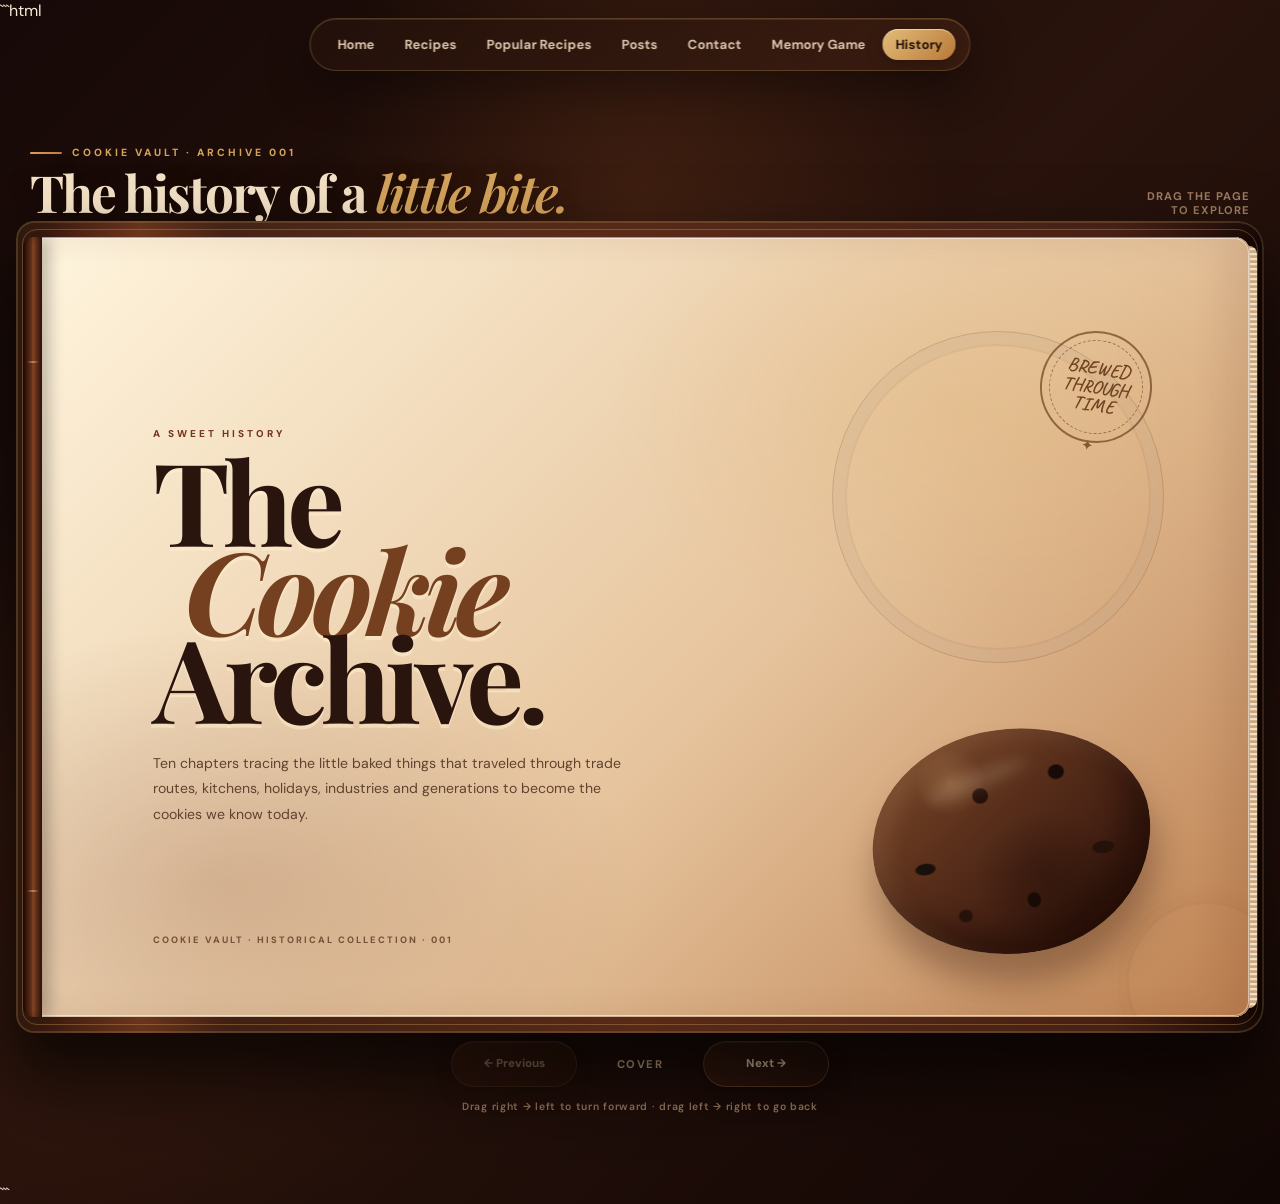
<file: History.html>
```html
<!DOCTYPE html>
<html lang="en">
<head>
    <meta charset="UTF-8">
    <meta name="viewport" content="width=device-width, initial-scale=1.0">

    <title>Cookie Vault — The Coffee Archive</title>

    <link rel="preconnect" href="https://fonts.googleapis.com">
    <link rel="preconnect" href="https://fonts.gstatic.com" crossorigin>

    <link href="https://fonts.googleapis.com/css2?family=Caveat:wght@500;600;700&family=DM+Sans:wght@400;500;600;700;800&family=Playfair+Display:ital,wght@0,500;0,600;0,700;0,800;1,500;1,600&display=swap" rel="stylesheet">

    <style>
        :root {
            --espresso: #1b0d09;
            --espresso-2: #24120c;
            --coffee: #3a1d12;
            --roast: #542817;
            --mocha: #714027;

            --cream: #f7ead5;
            --paper: #f8eddb;
            --paper-light: #fff8e9;
            --paper-dark: #dfc7a8;

            --caramel: #bd7a3c;
            --gold: #d4a35b;
            --gold-light: #e7c78e;

            --ink: #2a1710;
            --ink-soft: #65483a;
            --muted: #9b7b63;

            --coffee-red: #74351f;
            --shadow: rgba(18, 7, 4, 0.42);
        }

        * {
            box-sizing: border-box;
            margin: 0;
            padding: 0;
        }

        html {
            background: #160a07;
            scroll-behavior: smooth;
        }

        body {
            min-height: 100vh;
            overflow-x: hidden;

            color: var(--cream);
            font-family: "DM Sans", sans-serif;

            background:
                radial-gradient(
                    ellipse at 50% 18%,
                    rgba(150, 77, 35, 0.24),
                    transparent 34%
                ),
                radial-gradient(
                    ellipse at 12% 72%,
                    rgba(102, 47, 23, 0.3),
                    transparent 30%
                ),
                radial-gradient(
                    ellipse at 89% 68%,
                    rgba(88, 38, 19, 0.28),
                    transparent 30%
                ),
                linear-gradient(
                    135deg,
                    #160907,
                    #29130c 48%,
                    #120705
                );

            position: relative;
        }

        /*
            =========================================================
            COFFEE-BEAN ATMOSPHERE
            =========================================================
        */

        body::before {
            content: "";
            position: fixed;
            inset: 0;

            pointer-events: none;
            z-index: -4;

            opacity: 0.72;

            background-image:
                radial-gradient(
                    ellipse 13px 8px at 7% 16%,
                    rgba(67, 28, 15, 0.95) 0 45%,
                    transparent 47%
                ),
                radial-gradient(
                    ellipse 17px 10px at 13% 44%,
                    rgba(83, 36, 18, 0.92) 0 45%,
                    transparent 47%
                ),
                radial-gradient(
                    ellipse 12px 7px at 22% 82%,
                    rgba(73, 30, 15, 0.9) 0 45%,
                    transparent 47%
                ),
                radial-gradient(
                    ellipse 16px 9px at 31% 11%,
                    rgba(92, 40, 19, 0.82) 0 45%,
                    transparent 47%
                ),
                radial-gradient(
                    ellipse 14px 8px at 42% 91%,
                    rgba(69, 28, 14, 0.92) 0 45%,
                    transparent 47%
                ),
                radial-gradient(
                    ellipse 18px 10px at 58% 10%,
                    rgba(82, 34, 16, 0.86) 0 45%,
                    transparent 47%
                ),
                radial-gradient(
                    ellipse 13px 8px at 67% 88%,
                    rgba(94, 40, 18, 0.86) 0 45%,
                    transparent 47%
                ),
                radial-gradient(
                    ellipse 17px 10px at 76% 25%,
                    rgba(67, 27, 13, 0.95) 0 45%,
                    transparent 47%
                ),
                radial-gradient(
                    ellipse 13px 8px at 84% 75%,
                    rgba(89, 37, 18, 0.9) 0 45%,
                    transparent 47%
                ),
                radial-gradient(
                    ellipse 16px 9px at 94% 42%,
                    rgba(66, 27, 14, 0.95) 0 45%,
                    transparent 47%
                );
        }

        body::after {
            content: "";
            position: fixed;
            inset: 0;

            pointer-events: none;
            z-index: -3;

            opacity: 0.22;

            background-image:
                radial-gradient(
                    rgba(255, 215, 164, 0.15) 0.6px,
                    transparent 0.8px
                );

            background-size: 7px 7px;
            mix-blend-mode: screen;
        }

        /*
            =========================================================
            DECORATIVE BEANS
            =========================================================
        */

        .coffee-bean-field {
            position: fixed;
            inset: 0;
            pointer-events: none;
            z-index: -2;
            overflow: hidden;
        }

        .bean {
            position: absolute;

            width: 34px;
            height: 22px;

            border-radius: 50% 44% 48% 52%;

            background:
                radial-gradient(
                    ellipse at 28% 25%,
                    rgba(255, 190, 112, 0.15),
                    transparent 30%
                ),
                linear-gradient(
                    135deg,
                    #704027,
                    #30140b 72%
                );

            box-shadow:
                inset 3px 3px 5px rgba(255, 211, 161, 0.11),
                inset -4px -5px 7px rgba(0, 0, 0, 0.45),
                0 8px 14px rgba(0, 0, 0, 0.25);

            opacity: 0.7;
        }

        .bean::before {
            content: "";
            position: absolute;

            left: 47%;
            top: 2px;

            width: 3px;
            height: 18px;

            border-radius: 50%;

            background:
                linear-gradient(
                    180deg,
                    rgba(18, 7, 3, 0.15),
                    rgba(15, 5, 2, 0.82)
                );

            transform: rotate(9deg);
        }

        .bean:nth-child(1) {
            left: 4%;
            top: 27%;
            transform: rotate(-23deg);
        }

        .bean:nth-child(2) {
            left: 10%;
            top: 61%;
            width: 26px;
            height: 17px;
            transform: rotate(34deg);
        }

        .bean:nth-child(3) {
            left: 18%;
            top: 91%;
            transform: rotate(-12deg);
        }

        .bean:nth-child(4) {
            left: 28%;
            top: 6%;
            width: 28px;
            height: 18px;
            transform: rotate(42deg);
        }

        .bean:nth-child(5) {
            left: 37%;
            top: 93%;
            transform: rotate(18deg);
        }

        .bean:nth-child(6) {
            left: 48%;
            top: 4%;
            width: 25px;
            height: 17px;
            transform: rotate(-31deg);
        }

        .bean:nth-child(7) {
            right: 31%;
            top: 90%;
            transform: rotate(-28deg);
        }

        .bean:nth-child(8) {
            right: 21%;
            top: 9%;
            width: 27px;
            height: 18px;
            transform: rotate(25deg);
        }

        .bean:nth-child(9) {
            right: 12%;
            top: 58%;
            transform: rotate(-39deg);
        }

        .bean:nth-child(10) {
            right: 3%;
            top: 25%;
            width: 29px;
            height: 19px;
            transform: rotate(19deg);
        }

        .bean:nth-child(11) {
            right: 5%;
            bottom: 7%;
            transform: rotate(-18deg);
        }

        .bean:nth-child(12) {
            left: 3%;
            bottom: 8%;
            width: 27px;
            height: 18px;
            transform: rotate(31deg);
        }

        /*
            =========================================================
            NAVBAR
            =========================================================
        */

        header {
            position: fixed;
            top: 18px;
            left: 50%;

            transform: translateX(-50%);

            width: max-content;
            max-width: calc(100% - 32px);

            padding: 10px 14px;

            background:
                linear-gradient(
                    135deg,
                    rgba(35, 17, 11, 0.93),
                    rgba(61, 30, 17, 0.9)
                );

            backdrop-filter: blur(18px);
            -webkit-backdrop-filter: blur(18px);

            border: 1px solid rgba(226, 183, 117, 0.24);
            border-radius: 999px;

            box-shadow:
                0 16px 45px rgba(0, 0, 0, 0.38),
                inset 0 1px 0 rgba(255, 220, 164, 0.12);

            z-index: 9999;
        }

        header nav {
            display: flex;
            align-items: center;
            justify-content: center;
            gap: 4px;
        }

        header nav a {
            display: inline-flex;
            align-items: center;
            justify-content: center;

            padding: 9px 13px;

            border-radius: 999px;

            color: #d8c2a8;
            background: transparent;

            text-decoration: none;

            font-size: 0.82rem;
            font-weight: 700;
            line-height: 1;

            white-space: nowrap;

            transition:
                color 0.2s ease,
                background 0.2s ease,
                transform 0.2s ease;
        }

        header nav a:hover {
            color: var(--gold-light);

            background:
                rgba(211, 160, 91, 0.1);

            transform: translateY(-1px);
        }

        header nav a.active {
            color: #26140d;

            background:
                linear-gradient(
                    135deg,
                    #e3bd7a,
                    #b97937
                );

            box-shadow:
                0 6px 18px rgba(0, 0, 0, 0.25),
                inset 0 1px 0 rgba(255, 244, 214, 0.55);
        }

        /*
            =========================================================
            MAIN
            =========================================================
        */

        .archive {
            position: relative;

            width: min(1220px, calc(100% - 32px));

            margin: 0 auto;

            padding: 125px 0 70px;
        }

        .archive::before {
            content: "";
            position: absolute;

            left: 50%;
            top: 105px;

            width: 75%;
            height: 500px;

            transform: translateX(-50%);

            background:
                radial-gradient(
                    ellipse,
                    rgba(181, 109, 48, 0.16),
                    transparent 68%
                );

            filter: blur(35px);

            pointer-events: none;
            z-index: -1;
        }

        .archive-heading {
            display: flex;
            align-items: flex-end;
            justify-content: space-between;

            gap: 25px;

            margin-bottom: 20px;
        }

        .archive-heading-left {
            display: flex;
            flex-direction: column;
            gap: 9px;
        }

        .archive-kicker {
            display: flex;
            align-items: center;
            gap: 10px;

            color: var(--gold);

            font-size: 0.65rem;
            font-weight: 800;

            letter-spacing: 3px;
            text-transform: uppercase;
        }

        .archive-kicker::before {
            content: "";

            width: 32px;
            height: 2px;

            border-radius: 99px;

            background:
                linear-gradient(
                    90deg,
                    var(--gold),
                    var(--caramel)
                );
        }

        .archive-heading h1 {
            font-family: "Playfair Display", serif;

            font-size: clamp(2rem, 4vw, 3.7rem);
            line-height: 0.95;

            letter-spacing: -2px;

            color: #f4e2c6;

            text-shadow:
                0 4px 25px rgba(0, 0, 0, 0.35);
        }

        .archive-heading h1 em {
            color: var(--gold);

            font-weight: 600;
        }

        .archive-instruction {
            color: #9e7b61;

            font-size: 0.7rem;
            font-weight: 700;

            letter-spacing: 1px;

            text-align: right;
        }

        /*
            =========================================================
            BOOK STAGE
            =========================================================
        */

        .book-stage {
            position: relative;

            perspective: 2600px;
            perspective-origin: center center;
        }

        .book {
            position: relative;

            width: 100%;
            aspect-ratio: 1.5 / 1;

            min-height: 570px;
            max-height: 780px;

            transform-style: preserve-3d;

            filter:
                drop-shadow(
                    0 42px 45px rgba(0, 0, 0, 0.4)
                );
        }

        /*
            Coffee-stained wooden/leather shell.
        */

        .book::before {
            content: "";

            position: absolute;

            inset: -16px -14px -16px -14px;

            border-radius: 18px 26px 26px 18px;

            background:
                radial-gradient(
                    ellipse at 30% 20%,
                    rgba(207, 138, 67, 0.18),
                    transparent 26%
                ),
                linear-gradient(
                    90deg,
                    #261008 0%,
                    #512414 5%,
                    #71371d 10%,
                    #432014 17%,
                    #5d2b18 50%,
                    #4a2115 88%,
                    #2a1009 96%,
                    #160604 100%
                );

            box-shadow:
                inset 0 0 0 2px rgba(231, 183, 111, 0.18),
                inset 8px 0 26px rgba(255, 218, 164, 0.08),
                inset -10px 0 25px rgba(0, 0, 0, 0.35),
                0 35px 55px rgba(0, 0, 0, 0.48);

            z-index: -5;
        }

        /*
            Brass border around the archive.
        */

        .book::after {
            content: "";

            position: absolute;

            inset: -8px;

            border-radius: 15px 22px 22px 15px;

            border: 1px solid rgba(211, 164, 94, 0.35);

            pointer-events: none;

            z-index: -3;
        }

        /*
            =========================================================
            SPINE
            =========================================================
        */

        .book-spine {
            position: absolute;

            left: -7px;
            top: 0;
            bottom: 0;

            width: 19px;

            border-radius: 10px 0 0 10px;

            background:
                linear-gradient(
                    90deg,
                    #1b0805,
                    #633019 44%,
                    #8a4725 52%,
                    #401b11
                );

            box-shadow:
                inset -4px 0 8px rgba(0, 0, 0, 0.35),
                7px 0 15px rgba(0, 0, 0, 0.25);

            z-index: 100;
            pointer-events: none;
        }

        .book-spine::before,
        .book-spine::after {
            content: "";

            position: absolute;

            left: 4px;
            right: 3px;

            height: 2px;

            background:
                linear-gradient(
                    90deg,
                    transparent,
                    rgba(220, 172, 103, 0.65),
                    transparent
                );
        }

        .book-spine::before {
            top: 16%;
        }

        .book-spine::after {
            bottom: 16%;
        }

        /*
            =========================================================
            PAPER EDGE
            =========================================================
        */

        .paper-edge {
            position: absolute;

            right: -7px;
            top: 9px;
            bottom: 9px;

            width: 13px;

            border-radius: 0 8px 8px 0;

            background:
                repeating-linear-gradient(
                    to bottom,
                    #c9a981 0 2px,
                    #f3dfc1 2px 4px,
                    #d4b38b 4px 5px
                );

            box-shadow:
                4px 2px 9px rgba(0, 0, 0, 0.28);

            z-index: -1;
            pointer-events: none;
        }

        /*
            =========================================================
            PHYSICAL PAGES
            =========================================================
        */

        .page {
            position: absolute;

            inset: 0;

            transform-origin: left center;

            transform-style: preserve-3d;

            cursor: grab;

            touch-action: none;
            user-select: none;

            will-change: transform;

            transition:
                transform 0.86s
                cubic-bezier(0.18, 0.78, 0.18, 1);

            z-index: 10;
        }

        .page.dragging {
            cursor: grabbing;

            transition: none;
        }

        .page-face {
            position: absolute;

            inset: 0;

            overflow: hidden;

            border-radius: 8px 16px 16px 8px;

            border: 1px solid rgba(94, 57, 34, 0.25);

            background:
                radial-gradient(
                    circle at 8% 13%,
                    rgba(112, 61, 31, 0.1),
                    transparent 19%
                ),
                radial-gradient(
                    circle at 92% 87%,
                    rgba(120, 69, 36, 0.08),
                    transparent 23%
                ),
                radial-gradient(
                    ellipse at 53% 52%,
                    rgba(169, 111, 59, 0.035),
                    transparent 45%
                ),
                linear-gradient(
                    112deg,
                    #fff8e9,
                    #f4e5cf 53%,
                    #e9d5ba
                );

            box-shadow:
                inset -25px 0 34px rgba(74, 37, 19, 0.09),
                inset 0 0 0 1px rgba(255, 255, 255, 0.62);

            backface-visibility: hidden;
            -webkit-backface-visibility: hidden;
        }

        /*
            Paper grain.
        */

        .page-face::before {
            content: "";

            position: absolute;

            inset: 0;

            opacity: 0.3;

            background-image:
                radial-gradient(
                    rgba(80, 46, 28, 0.18) 0.5px,
                    transparent 0.7px
                );

            background-size: 12px 12px;

            mix-blend-mode: multiply;

            pointer-events: none;
        }

        /*
            Coffee ring stains on paper.
        */

        .page-face::after {
            content: "";

            position: absolute;

            width: 155px;
            height: 155px;

            right: -38px;
            bottom: -46px;

            border-radius: 50%;

            border:
                3px solid rgba(119, 68, 37, 0.075);

            box-shadow:
                0 0 0 9px rgba(119, 68, 37, 0.018),
                0 0 0 16px rgba(119, 68, 37, 0.012);

            transform: rotate(-9deg);

            pointer-events: none;
        }

        .page-back {
            transform: rotateY(180deg);

            background:
                linear-gradient(
                    90deg,
                    #d9c2a1,
                    #f1dfc3 17%,
                    #fff5e3 55%,
                    #e2c9a8
                );
        }

        .page-content {
            position: relative;

            width: 100%;
            height: 100%;

            padding: clamp(35px, 5.3vw, 72px);

            z-index: 3;
        }

        .page-number {
            position: absolute;

            top: 27px;
            right: 34px;

            color: #9d7858;

            font-size: 0.62rem;
            font-weight: 800;

            letter-spacing: 2px;
        }

        /*
            =========================================================
            EDITORIAL CONTENT
            =========================================================
        */

        .split-page {
            display: grid;

            grid-template-columns: 1.04fr 0.96fr;

            gap: clamp(25px, 5vw, 80px);

            align-items: center;

            height: 100%;
        }

        .story {
            position: relative;
            z-index: 5;
        }

        .eyebrow {
            color: var(--coffee-red);

            font-size: 0.62rem;
            font-weight: 800;

            letter-spacing: 3px;
            text-transform: uppercase;
        }

        .story h2 {
            margin: 14px 0 20px;

            max-width: 650px;

            font-family: "Playfair Display", serif;

            font-size: clamp(2.7rem, 5vw, 5.4rem);

            line-height: 0.88;

            letter-spacing: -3px;

            color: var(--ink);
        }

        .story h2 em {
            color: #8c512d;

            font-style: italic;
            font-weight: 600;
        }

        .story p {
            max-width: 590px;

            color: var(--ink-soft);

            font-size: 0.86rem;
            line-height: 1.86;
        }

        .story p + p {
            margin-top: 14px;
        }

        .story p em {
            font-family: "Playfair Display", serif;
            font-size: 1rem;
        }

        .quote {
            max-width: 510px;

            margin-top: 24px;

            padding-left: 17px;

            border-left: 3px solid var(--gold);

            color: #76513a;

            font-family: "Playfair Display", serif;

            font-size: 1.05rem;
            font-style: italic;

            line-height: 1.5;
        }

        .margin-note {
            position: absolute;

            right: 35px;
            bottom: 28px;

            color: #997558;

            font-family: "Caveat", cursive;

            font-size: 1rem;

            transform: rotate(-4deg);
        }

        .chapter-mark {
            position: absolute;

            left: 35px;
            bottom: 28px;

            color: rgba(108, 72, 48, 0.46);

            font-size: 0.58rem;
            font-weight: 800;

            letter-spacing: 2px;
            text-transform: uppercase;
        }

        /*
            =========================================================
            COVER
            =========================================================
        */

        .cover .page-face {
            background:
                radial-gradient(
                    ellipse at 77% 22%,
                    rgba(216, 164, 88, 0.22),
                    transparent 27%
                ),
                radial-gradient(
                    ellipse at 16% 83%,
                    rgba(103, 44, 21, 0.2),
                    transparent 28%
                ),
                linear-gradient(
                    135deg,
                    #fff5de,
                    #e6c49d 57%,
                    #bd8050
                );
        }

        .cover-content {
            position: relative;

            display: flex;
            flex-direction: column;

            justify-content: center;
            align-items: flex-start;

            width: 100%;
            height: 100%;

            padding: 8% 10%;
        }

        .cover-content::before {
            content: "";

            position: absolute;

            width: 330px;
            height: 330px;

            right: 7%;
            top: 12%;

            border-radius: 50%;

            border:
                1px solid rgba(91, 48, 24, 0.2);

            box-shadow:
                inset 0 0 0 12px rgba(255, 245, 216, 0.09),
                inset 0 0 0 14px rgba(96, 50, 25, 0.08);

            pointer-events: none;
        }

        .cover-title {
            max-width: 720px;

            margin-top: 15px;

            font-family: "Playfair Display", serif;

            font-size: clamp(4rem, 9vw, 9rem);

            line-height: 0.77;

            letter-spacing: -6px;

            color: #29150d;

            text-shadow:
                0 4px 0 rgba(255, 240, 207, 0.5);
        }

        .cover-title span {
            display: block;
        }

        .cover-title .accent {
            margin-left: 8%;

            color: #75401f;

            font-style: italic;
        }

        .cover-description {
            max-width: 500px;

            margin-top: 30px;

            color: #60432f;

            font-size: 0.88rem;
            line-height: 1.8;
        }

        .cover-label {
            position: absolute;

            top: 12%;
            right: 8%;

            display: grid;
            place-items: center;

            width: 112px;
            height: 112px;

            border: 2px solid rgba(105, 61, 27, 0.68);
            border-radius: 50%;

            color: #70421f;

            font-family: "Caveat", cursive;

            font-size: 1.18rem;
            font-weight: 600;

            line-height: 0.98;

            text-align: center;

            transform: rotate(9deg);
        }

        .cover-label::before {
            content: "";

            position: absolute;

            inset: 7px;

            border: 1px dashed rgba(112, 66, 29, 0.6);

            border-radius: 50%;
        }

        .cover-label::after {
            content: "✦";

            position: absolute;

            bottom: -13px;

            color: #8b552a;

            font-size: 0.8rem;
        }

        .cover-small {
            position: absolute;

            left: 10%;
            bottom: 9%;

            color: #765239;

            font-size: 0.58rem;
            font-weight: 800;

            letter-spacing: 2px;
            text-transform: uppercase;
        }

        /*
            =========================================================
            COFFEE CUP / BEAN COVER ART
            =========================================================
        */

        .hero-cookie {
            position: absolute;

            right: 8%;
            bottom: 8%;

            width: 280px;
            height: 225px;

            border-radius:
                49% 51% 48% 52%
                /
                51% 45% 55% 49%;

            background:
                radial-gradient(
                    ellipse at 31% 20%,
                    rgba(245, 201, 139, 0.22),
                    transparent 13%
                ),
                radial-gradient(
                    ellipse at 60% 67%,
                    rgba(20, 6, 2, 0.3),
                    transparent 30%
                ),
                linear-gradient(
                    145deg,
                    #7d4929,
                    #4a2415 58%,
                    #281007
                );

            box-shadow:
                inset 13px 11px 21px rgba(255, 225, 173, 0.1),
                inset -20px -23px 30px rgba(20, 5, 2, 0.45),
                0 30px 35px rgba(47, 18, 8, 0.34);

            transform: rotate(-8deg);

            animation:
                cookieFloat 5s ease-in-out infinite alternate;
        }

        .hero-cookie::before {
            content: "";

            position: absolute;

            inset: 0;

            border-radius: inherit;

            background:
                radial-gradient(
                    ellipse at 18% 57%,
                    #17100b 0 2.7%,
                    transparent 3.5%
                ),
                radial-gradient(
                    ellipse at 41% 28%,
                    #241008 0 3%,
                    transparent 3.7%
                ),
                radial-gradient(
                    ellipse at 69% 22%,
                    #160b06 0 2.5%,
                    transparent 3.3%
                ),
                radial-gradient(
                    ellipse at 82% 58%,
                    #241109 0 3%,
                    transparent 3.7%
                ),
                radial-gradient(
                    ellipse at 55% 77%,
                    #180b06 0 2.7%,
                    transparent 3.4%
                ),
                radial-gradient(
                    ellipse at 30% 80%,
                    #251209 0 2%,
                    transparent 2.9%
                );
        }

        .hero-cookie::after {
            content: "";

            position: absolute;

            width: 110px;
            height: 18px;

            left: 57px;
            top: 38px;

            border-radius: 50%;

            background:
                rgba(255, 239, 206, 0.14);

            filter: blur(7px);

            transform: rotate(-14deg);
        }

        @keyframes cookieFloat {
            from {
                transform: rotate(-8deg) translateY(0);
            }

            to {
                transform: rotate(-4deg) translateY(-12px);
            }
        }

        /*
            =========================================================
            ART PANEL
            =========================================================
        */

        .art-panel {
            position: relative;

            min-height: 360px;

            display: grid;
            place-items: center;
        }

        .art-panel::before {
            content: "";

            position: absolute;

            width: 85%;
            aspect-ratio: 1;

            border-radius: 50%;

            background:
                radial-gradient(
                    circle,
                    rgba(128, 67, 31, 0.14),
                    transparent 68%
                );

            filter: blur(2px);
        }

        /*
            =========================================================
            PAGE 1 — PERSIAN COFFEE TRADE
            =========================================================
        */

        .persian-art {
            position: relative;

            width: 285px;
            height: 285px;

            border-radius: 50%;

            background:
                radial-gradient(
                    ellipse at 36% 29%,
                    rgba(255, 223, 165, 0.5),
                    transparent 17%
                ),
                radial-gradient(
                    circle at center,
                    #b66c37 0 8%,
                    #492113 8.5% 12%,
                    transparent 12.5%
                ),
                conic-gradient(
                    from 20deg,
                    #3b180d,
                    #8c4723,
                    #c08447,
                    #552414,
                    #a55e30,
                    #321209,
                    #8c4723
                );

            box-shadow:
                inset 10px 8px 18px rgba(255, 224, 173, 0.12),
                inset -22px -25px 32px rgba(26, 8, 3, 0.38),
                0 30px 40px rgba(54, 23, 10, 0.25);
        }

        .persian-art::before {
            content: "";

            position: absolute;

            inset: 27px;

            border: 2px solid rgba(244, 211, 158, 0.58);

            border-radius: 50%;

            box-shadow:
                inset 0 0 0 12px rgba(255, 227, 176, 0.08),
                0 0 0 8px rgba(75, 31, 14, 0.15);
        }

        .persian-art::after {
            content: "COFFEE  •  SPICE  •  TRADE";

            position: absolute;

            inset: 0;

            display: grid;
            place-items: center;

            color: #f4d39b;

            font-family: "DM Sans", sans-serif;

            font-size: 0.55rem;
            font-weight: 800;

            letter-spacing: 3px;

            text-align: center;

            text-shadow:
                0 2px 5px rgba(35, 10, 3, 0.5);
        }

        /*
            =========================================================
            SPICE BOARD
            =========================================================
        */

        .spice-board {
            position: relative;

            width: 320px;
            height: 270px;

            border-radius: 24px;

            background:
                linear-gradient(
                    145deg,
                    #6e351e,
                    #32150c
                );

            box-shadow:
                inset 7px 7px 14px rgba(255, 204, 143, 0.09),
                inset -12px -14px 18px rgba(0, 0, 0, 0.3),
                0 28px 40px rgba(35, 12, 5, 0.32);

            transform: rotate(-4deg);
        }

        .spice-board::before {
            content: "";

            position: absolute;

            inset: 12px;

            border:
                1px solid rgba(226, 176, 103, 0.28);

            border-radius: 16px;
        }

        .spice-board::after {
            content: "ROAST • SPICE • TRADE";

            position: absolute;

            right: 22px;
            bottom: 17px;

            color: rgba(244, 204, 142, 0.5);

            font-size: 0.5rem;
            font-weight: 800;

            letter-spacing: 2px;
        }

        .spice {
            position: absolute;

            width: 72px;
            height: 72px;

            border-radius: 50%;

            box-shadow:
                inset 7px 7px 12px rgba(255, 255, 255, 0.09),
                inset -8px -8px 12px rgba(31, 9, 3, 0.32),
                0 8px 13px rgba(0, 0, 0, 0.18);
        }

        .spice:nth-child(1) {
            left: 34px;
            top: 34px;

            background:
                radial-gradient(
                    ellipse at 40% 30%,
                    #d8a05d,
                    #75401f
                );
        }

        .spice:nth-child(2) {
            left: 122px;
            top: 78px;

            background:
                radial-gradient(
                    ellipse at 40% 30%,
                    #9e5930,
                    #35160c
                );
        }

        .spice:nth-child(3) {
            right: 34px;
            top: 33px;

            background:
                radial-gradient(
                    ellipse at 40% 30%,
                    #d38c50,
                    #743419
                );
        }

        .spice:nth-child(4) {
            left: 60px;
            bottom: 24px;

            background:
                radial-gradient(
                    ellipse at 40% 30%,
                    #d1b17b,
                    #765437
                );
        }

        .spice:nth-child(5) {
            right: 67px;
            bottom: 24px;

            background:
                radial-gradient(
                    ellipse at 40% 30%,
                    #85502e,
                    #2e1209
                );
        }

        /*
            =========================================================
            MOLDS — NOW COFFEE ROASTING / BISCUIT TOOLS
            =========================================================
        */

        .mold-art {
            width: 320px;
            height: 320px;

            display: grid;

            grid-template-columns: repeat(2, 1fr);

            gap: 16px;

            transform: rotate(3deg);
        }

        .mold {
            position: relative;

            display: grid;
            place-items: center;

            border: 7px solid #6d4228;

            background:
                linear-gradient(
                    145deg,
                    #b27a4d,
                    #623419
                );

            box-shadow:
                inset 0 0 0 4px rgba(255, 226, 176, 0.13),
                inset 6px 6px 12px rgba(255, 238, 199, 0.1),
                0 15px 20px rgba(41, 17, 7, 0.25);

            color: #f0c987;

            font-family: "Playfair Display", serif;

            font-size: 2.4rem;
        }

        .mold:nth-child(1) {
            border-radius: 50%;
        }

        .mold:nth-child(2) {
            border-radius: 18px;
        }

        .mold:nth-child(3) {
            border-radius: 50% 50% 16px 16px;
        }

        .mold:nth-child(4) {
            border-radius: 30% 70% 30% 70%;
        }

        /*
            =========================================================
            KOEKJE ART
            =========================================================
        */

        .koekje-art {
            position: relative;

            width: 330px;
            height: 285px;
        }

        .koekje {
            position: absolute;

            width: 136px;
            height: 108px;

            border-radius: 48%;

            background:
                radial-gradient(
                    ellipse at 30% 25%,
                    rgba(246, 194, 120, 0.22),
                    transparent 15%
                ),
                linear-gradient(
                    145deg,
                    #b97842,
                    #572716
                );

            box-shadow:
                inset 8px 7px 14px rgba(255, 231, 184, 0.12),
                inset -10px -11px 17px rgba(45, 13, 5, 0.32),
                0 19px 24px rgba(35, 13, 6, 0.22);
        }

        .koekje::before {
            content: "";

            position: absolute;

            inset: 0;

            border-radius: inherit;

            background:
                radial-gradient(
                    ellipse at 23% 37%,
                    #241108 0 4%,
                    transparent 5%
                ),
                radial-gradient(
                    ellipse at 57% 27%,
                    #2d1309 0 4%,
                    transparent 5%
                ),
                radial-gradient(
                    ellipse at 75% 67%,
                    #231008 0 4%,
                    transparent 5%
                );
        }

        .koekje::after {
            content: "ROAST";

            position: absolute;

            right: 12px;
            bottom: 8px;

            color: rgba(245, 207, 151, 0.34);

            font-size: 0.42rem;
            font-weight: 800;

            letter-spacing: 2px;
        }

        .koekje:nth-child(1) {
            left: 5px;
            top: 68px;

            transform: rotate(-13deg);
        }

        .koekje:nth-child(2) {
            left: 96px;
            top: 17px;

            transform: rotate(8deg);
        }

        .koekje:nth-child(3) {
            right: 5px;
            top: 86px;

            transform: rotate(-5deg);
        }

        /*
            =========================================================
            BISCOTTI
            =========================================================
        */

        .biscotti-art {
            position: relative;

            width: 350px;
            height: 300px;

            transform: rotate(-4deg);
        }

        .biscotti {
            position: absolute;

            width: 235px;
            height: 69px;

            border-radius: 16px 22px 22px 15px;

            background:
                linear-gradient(
                    145deg,
                    #d19a5f,
                    #70401f
                );

            box-shadow:
                inset 7px 7px 12px rgba(255, 240, 201, 0.13),
                inset -9px -9px 14px rgba(49, 17, 6, 0.29),
                0 17px 20px rgba(37, 14, 6, 0.2);
        }

        .biscotti::before {
            content: "";

            position: absolute;

            inset: 0;

            border-radius: inherit;

            background:
                radial-gradient(
                    ellipse at 25% 50%,
                    #492413 0 5%,
                    transparent 5.8%
                ),
                radial-gradient(
                    ellipse at 55% 38%,
                    #4b2513 0 5%,
                    transparent 5.8%
                ),
                radial-gradient(
                    ellipse at 78% 65%,
                    #3b1b0e 0 5%,
                    transparent 5.8%
                );
        }

        .biscotti:nth-child(1) {
            top: 22px;
            left: 20px;

            transform: rotate(10deg);
        }

        .biscotti:nth-child(2) {
            top: 102px;
            left: 77px;

            transform: rotate(-7deg);
        }

        .biscotti:nth-child(3) {
            top: 180px;
            left: 12px;

            transform: rotate(11deg);
        }

        /*
            =========================================================
            TRAY
            =========================================================
        */

        .tray-art {
            position: relative;

            width: 340px;
            height: 300px;
        }

        .tray {
            position: absolute;

            left: 25px;
            top: 65px;

            width: 290px;
            height: 190px;

            border-radius: 26px;

            background:
                linear-gradient(
                    145deg,
                    #a57b57,
                    #4d2a18
                );

            transform: rotate(-5deg);

            box-shadow:
                inset 8px 8px 13px rgba(255, 224, 177, 0.12),
                inset -12px -13px 18px rgba(25, 8, 3, 0.35),
                0 28px 32px rgba(29, 10, 4, 0.3);
        }

        .tray::before {
            content: "";

            position: absolute;

            inset: 14px;

            border:
                1px solid rgba(222, 177, 112, 0.35);

            border-radius: 18px;
        }

        .tray-cookie {
            position: absolute;

            width: 83px;
            height: 69px;

            border-radius: 50%;

            background:
                radial-gradient(
                    ellipse at 30% 23%,
                    rgba(248, 198, 129, 0.18),
                    transparent 16%
                ),
                linear-gradient(
                    145deg,
                    #a96938,
                    #4b2111
                );

            box-shadow:
                inset 6px 6px 10px rgba(255, 230, 181, 0.11),
                inset -7px -8px 11px rgba(35, 10, 4, 0.3),
                0 10px 14px rgba(31, 10, 4, 0.2);
        }

        .tray-cookie::after {
            content: "";

            position: absolute;

            inset: 0;

            border-radius: inherit;

            background:
                radial-gradient(
                    circle at 25% 30%,
                    #291108 0 4%,
                    transparent 5%
                ),
                radial-gradient(
                    circle at 72% 35%,
                    #30130a 0 4%,
                    transparent 5%
                ),
                radial-gradient(
                    circle at 54% 70%,
                    #251007 0 4%,
                    transparent 5%
                );
        }

        .tray-cookie:nth-child(2) {
            left: 42px;
            top: 94px;
        }

        .tray-cookie:nth-child(3) {
            left: 125px;
            top: 77px;
        }

        .tray-cookie:nth-child(4) {
            left: 201px;
            top: 99px;
        }

        /*
            =========================================================
            TIN
            =========================================================
        */

        .tin-art {
            position: relative;

            width: 310px;
            height: 330px;
        }

        .tin {
            position: absolute;

            left: 50px;
            top: 15px;

            width: 205px;
            height: 270px;

            border-radius: 17px;

            background:
                linear-gradient(
                    90deg,
                    #4a2112,
                    #9a5b2e 48%,
                    #3d190d
                );

            transform: rotate(5deg);

            box-shadow:
                inset 8px 0 14px rgba(255, 225, 177, 0.1),
                inset -10px 0 18px rgba(27, 7, 3, 0.4),
                0 26px 33px rgba(32, 10, 4, 0.28);
        }

        .tin::before {
            content: "BISCUITS";

            position: absolute;

            left: 18px;
            right: 18px;
            top: 48px;

            padding: 13px 5px;

            border-top: 1px solid #e5bd79;
            border-bottom: 1px solid #e5bd79;

            color: #f4d494;

            font-family: "Playfair Display", serif;

            font-size: 1.5rem;

            letter-spacing: 2px;

            text-align: center;
        }

        .tin::after {
            content: "THE COFFEE HOUSE ARCHIVE";

            position: absolute;

            left: 0;
            right: 0;
            bottom: 39px;

            color: #e9c989;

            font-size: 0.47rem;
            font-weight: 800;

            letter-spacing: 2px;

            text-align: center;
        }

        .tin-cookie {
            position: absolute;

            width: 59px;
            height: 49px;

            border-radius: 50%;

            background:
                linear-gradient(
                    145deg,
                    #a86435,
                    #4a2111
                );

            box-shadow:
                inset 4px 4px 7px rgba(255, 229, 183, 0.11),
                inset -5px -6px 8px rgba(38, 10, 4, 0.3);
        }

        .tin-cookie:nth-child(2) {
            left: 28px;
            bottom: 22px;
        }

        .tin-cookie:nth-child(3) {
            right: 22px;
            bottom: 32px;
        }

        .tin-cookie:nth-child(4) {
            left: 113px;
            bottom: 12px;
        }

        /*
            =========================================================
            CHOCOLATE / COFFEE BAR
            =========================================================
        */

        .chocolate-art {
            position: relative;

            width: 340px;
            height: 310px;
        }

        .chocolate-bar {
            position: absolute;

            left: 43px;
            top: 55px;

            width: 250px;
            height: 185px;

            border-radius: 13px;

            background:
                linear-gradient(
                    145deg,
                    #693719,
                    #281008 60%,
                    #160704
                );

            box-shadow:
                inset 8px 8px 15px rgba(255, 205, 150, 0.08),
                0 29px 34px rgba(24, 7, 3, 0.38);

            transform: rotate(-7deg);
        }

        .chocolate-bar::before {
            content: "";

            position: absolute;

            inset: 21px;

            background:
                linear-gradient(
                    90deg,
                    transparent 31%,
                    rgba(255, 224, 181, 0.06) 32%,
                    transparent 33%,
                    transparent 65%,
                    rgba(255, 224, 181, 0.06) 66%,
                    transparent 67%
                ),
                linear-gradient(
                    0deg,
                    transparent 31%,
                    rgba(255, 224, 181, 0.06) 32%,
                    transparent 33%,
                    transparent 65%,
                    rgba(255, 224, 181, 0.06) 66%,
                    transparent 67%
                );
        }

        .chocolate-square {
            position: absolute;

            width: 58px;
            height: 46px;

            border-radius: 9px;

            background:
                linear-gradient(
                    145deg,
                    #6d3b20,
                    #211009
                );

            box-shadow:
                inset 4px 4px 8px rgba(255, 216, 181, 0.08),
                inset -5px -5px 8px rgba(0, 0, 0, 0.42);
        }

        .chocolate-square:nth-child(2) {
            left: 14px;
            top: 12px;
        }

        .chocolate-square:nth-child(3) {
            left: 95px;
            top: 53px;
        }

        .chocolate-square:nth-child(4) {
            right: 17px;
            top: 15px;
        }

        .chocolate-square:nth-child(5) {
            right: 50px;
            bottom: 23px;
        }

        /*
            =========================================================
            WAKEFIELD
            =========================================================
        */

        .wakefield-art {
            position: relative;

            width: 350px;
            height: 340px;
        }

        .plate {
            position: absolute;

            left: 39px;
            top: 28px;

            width: 275px;
            height: 275px;

            border-radius: 50%;

            background:
                radial-gradient(
                    circle,
                    #fff7e8 0 67%,
                    #d7bd9d 68% 72%,
                    #fff4dd 73%
                );

            box-shadow:
                0 26px 36px rgba(48, 19, 8, 0.22);
        }

        .wake-cookie {
            position: absolute;

            width: 113px;
            height: 96px;

            border-radius: 50%;

            background:
                linear-gradient(
                    145deg,
                    #a86939,
                    #512310
                );

            box-shadow:
                inset 7px 7px 12px rgba(255, 231, 190, 0.1),
                inset -8px -9px 12px rgba(38, 10, 4, 0.31);
        }

        .wake-cookie::after {
            content: "";

            position: absolute;

            inset: 0;

            border-radius: inherit;

            background:
                radial-gradient(
                    circle at 27% 28%,
                    #291107 0 4%,
                    transparent 5%
                ),
                radial-gradient(
                    circle at 72% 33%,
                    #2b1208 0 5%,
                    transparent 6%
                ),
                radial-gradient(
                    circle at 55% 72%,
                    #251007 0 4%,
                    transparent 5%
                );
        }

        .wake-cookie:nth-child(2) {
            left: 47px;
            top: 78px;

            transform: rotate(-13deg);
        }

        .wake-cookie:nth-child(3) {
            left: 147px;
            top: 57px;

            transform: rotate(9deg);
        }

        .wake-cookie:nth-child(4) {
            left: 97px;
            top: 150px;

            transform: rotate(-4deg);
        }

        .wake-label {
            position: absolute;

            right: 0;
            bottom: 7px;

            padding: 10px 14px;

            background: #d8b274;

            color: #56301a;

            font-family: "Caveat", cursive;

            font-size: 1rem;

            transform: rotate(7deg);

            box-shadow:
                0 9px 14px rgba(39, 14, 5, 0.18);
        }

        /*
            =========================================================
            MODERN
            =========================================================
        */

        .modern-art {
            position: relative;

            width: 360px;
            height: 320px;
        }

        .modern-cookie {
            position: absolute;

            width: 150px;
            height: 124px;

            border-radius: 47% 53% 50% 50%;

            box-shadow:
                inset 10px 9px 16px rgba(255, 239, 204, 0.14),
                inset -12px -14px 19px rgba(43, 11, 4, 0.3),
                0 22px 28px rgba(40, 13, 5, 0.23);
        }

        .modern-cookie:nth-child(1) {
            left: 15px;
            top: 74px;

            background:
                linear-gradient(
                    145deg,
                    #b97740,
                    #5c2915
                );

            transform: rotate(-12deg);
        }

        .modern-cookie:nth-child(2) {
            right: 12px;
            top: 27px;

            background:
                linear-gradient(
                    145deg,
                    #9a5d32,
                    #3c190c
                );

            transform: rotate(9deg);
        }

        .modern-cookie:nth-child(3) {
            left: 106px;
            bottom: 7px;

            background:
                linear-gradient(
                    145deg,
                    #c29a66,
                    #6d4225
                );

            transform: rotate(5deg);
        }

        .modern-cookie::after {
            content: "";

            position: absolute;

            inset: 0;

            border-radius: inherit;

            background:
                radial-gradient(
                    circle at 25% 30%,
                    rgba(255, 239, 207, 0.17),
                    transparent 12%
                ),
                radial-gradient(
                    circle at 67% 62%,
                    rgba(26, 8, 3, 0.28),
                    transparent 9%
                );
        }

        /*
            =========================================================
            GLOBAL ART
            =========================================================
        */

        .global-art {
            position: relative;

            width: 350px;
            height: 330px;
        }

        .globe {
            position: absolute;

            left: 35px;
            top: 20px;

            width: 285px;
            height: 285px;

            border-radius: 50%;

            background:
                radial-gradient(
                    circle at 34% 28%,
                    rgba(255, 225, 173, 0.28),
                    transparent 15%
                ),
                linear-gradient(
                    145deg,
                    #a66b3f,
                    #4a2413
                );

            box-shadow:
                inset -24px -28px 35px rgba(28, 8, 3, 0.42),
                0 30px 35px rgba(26, 8, 3, 0.28);
        }

        .globe::before {
            content: "";

            position: absolute;

            inset: 28px;

            border: 1px solid rgba(255, 229, 185, 0.38);

            border-radius: 50%;

            box-shadow:
                inset 25px 0 0 -24px rgba(255, 235, 198, 0.15),
                inset -25px 0 0 -24px rgba(30, 8, 3, 0.16);
        }

        .globe::after {
            content: "THE WORLD OF COOKIES";

            position: absolute;

            left: 0;
            right: 0;

            bottom: 48px;

            color: rgba(246, 211, 157, 0.52);

            font-size: 0.5rem;
            font-weight: 800;

            letter-spacing: 2px;

            text-align: center;
        }

        .pin {
            position: absolute;

            width: 30px;
            height: 30px;

            border-radius: 50% 50% 50% 0;

            background: #bd7a3c;

            transform: rotate(-45deg);

            box-shadow:
                0 7px 10px rgba(36, 10, 4, 0.25);
        }

        .pin::after {
            content: "";

            position: absolute;

            inset: 9px;

            border-radius: 50%;

            background: #f8e8cb;
        }

        .pin:nth-child(2) {
            left: 120px;
            top: 78px;
        }

        .pin:nth-child(3) {
            left: 225px;
            top: 135px;
        }

        .pin:nth-child(4) {
            left: 155px;
            top: 205px;
        }

        /*
            =========================================================
            LARGE DATES
            =========================================================
        */

        .date-ghost {
            position: absolute;

            left: 2%;
            bottom: 3%;

            font-family: "Playfair Display", serif;

            font-size: clamp(5rem, 11vw, 11rem);

            font-weight: 800;

            line-height: 0.7;

            color: rgba(126, 75, 38, 0.1);

            letter-spacing: -8px;

            pointer-events: none;
        }

        /*
            =========================================================
            FINAL PAGE
            =========================================================
        */

        .final-page .page-face {
            background:
                radial-gradient(
                    ellipse at 77% 25%,
                    rgba(186, 117, 54, 0.23),
                    transparent 27%
                ),
                linear-gradient(
                    135deg,
                    #fff4dc,
                    #dfbd93
                );
        }

        .final-content {
            display: grid;

            place-items: center;

            width: 100%;
            height: 100%;

            padding: 8%;

            text-align: center;
        }

        .final-content h2 {
            font-family: "Playfair Display", serif;

            font-size: clamp(3.6rem, 8vw, 7.4rem);

            line-height: 0.82;

            letter-spacing: -5px;

            color: #29150d;
        }

        .final-content h2 em {
            color: #7b421f;

            font-style: italic;
        }

        .final-content p {
            max-width: 510px;

            margin: 27px auto 0;

            color: #684a34;

            font-size: 0.88rem;
            line-height: 1.8;
        }

        .final-cookie {
            position: relative;

            width: 155px;
            height: 130px;

            margin: 31px auto 0;

            border-radius: 48%;

            background:
                radial-gradient(
                    ellipse at 30% 24%,
                    rgba(255, 215, 162, 0.2),
                    transparent 16%
                ),
                linear-gradient(
                    145deg,
                    #9d5c31,
                    #451e0e
                );

            box-shadow:
                inset 8px 8px 15px rgba(255, 238, 199, 0.11),
                inset -10px -12px 17px rgba(39, 10, 4, 0.34),
                0 25px 28px rgba(40, 13, 5, 0.23);

            transform: rotate(-7deg);
        }

        .final-cookie::before {
            content: "";

            position: absolute;

            inset: 0;

            border-radius: inherit;

            background:
                radial-gradient(
                    circle at 24% 31%,
                    #2b1208 0 4%,
                    transparent 5%
                ),
                radial-gradient(
                    circle at 71% 29%,
                    #241007 0 4%,
                    transparent 5%
                ),
                radial-gradient(
                    circle at 55% 70%,
                    #2b1208 0 4%,
                    transparent 5%
                ),
                radial-gradient(
                    circle at 25% 76%,
                    #32140a 0 3%,
                    transparent 4%
                );
        }

        /*
            =========================================================
            CONTROLS
            =========================================================
        */

        .book-controls {
            display: flex;

            align-items: center;
            justify-content: center;

            gap: 13px;

            margin-top: 24px;
        }

        .book-button {
            min-width: 126px;
            min-height: 46px;

            padding: 0 20px;

            border: 1px solid rgba(224, 177, 109, 0.22);

            border-radius: 999px;

            color: #e0c7a5;

            background:
                linear-gradient(
                    135deg,
                    rgba(57, 27, 15, 0.94),
                    rgba(38, 16, 9, 0.94)
                );

            font-family: "DM Sans", sans-serif;

            font-size: 0.72rem;
            font-weight: 800;

            cursor: pointer;

            box-shadow:
                0 12px 25px rgba(0, 0, 0, 0.25),
                inset 0 1px 0 rgba(255, 220, 166, 0.08);

            transition:
                transform 0.2s ease,
                color 0.2s ease,
                background 0.2s ease,
                box-shadow 0.2s ease;
        }

        .book-button:hover:not(:disabled) {
            color: #241209;

            background:
                linear-gradient(
                    135deg,
                    #e2bd79,
                    #a96a31
                );

            transform: translateY(-2px);

            box-shadow:
                0 15px 28px rgba(0, 0, 0, 0.32);
        }

        .book-button:disabled {
            opacity: 0.28;

            cursor: not-allowed;
        }

        .page-counter {
            min-width: 100px;

            color: #c6a782;

            font-size: 0.7rem;
            font-weight: 800;

            letter-spacing: 1.5px;

            text-align: center;
        }

        .drag-hint {
            margin-top: 13px;

            color: #9d7b60;

            font-size: 0.65rem;
            font-weight: 600;

            letter-spacing: 0.7px;

            text-align: center;
        }

        /*
            =========================================================
            RESPONSIVE
            =========================================================
        */

        @media (max-width: 1000px) {

            header {
                width: calc(100% - 24px);

                max-width: 720px;

                padding: 8px;

                border-radius: 22px;
            }

            header nav {
                flex-wrap: wrap;

                gap: 3px;
            }

            header nav a {
                padding: 8px 10px;

                font-size: 0.74rem;
            }

            .archive {
                padding-top: 145px;
            }

            .book {
                aspect-ratio: auto;

                height: 690px;

                min-height: 0;
            }

            .split-page {
                grid-template-columns: 1fr;

                gap: 0;
            }

            .story {
                align-self: start;
            }

            .story h2 {
                font-size: clamp(2.7rem, 7vw, 4.4rem);
            }

            .story p {
                max-width: 700px;

                font-size: 0.81rem;
            }

            .art-panel {
                min-height: 270px;
            }

            .hero-cookie {
                width: 220px;
                height: 180px;

                right: 5%;
                bottom: 5%;
            }
        }

        @media (max-width: 620px) {

            body {
                background:
                    linear-gradient(
                        135deg,
                        #160907,
                        #2a140d
                    );
            }

            .coffee-bean-field {
                opacity: 0.65;
            }

            .archive {
                width: calc(100% - 16px);

                padding-top: 155px;
            }

            .archive-heading {
                align-items: flex-start;
            }

            .archive-heading h1 {
                font-size: 2.2rem;
            }

            .archive-instruction {
                display: none;
            }

            .book {
                height: 720px;
            }

            .page-content {
                padding: 29px 25px;
            }

            .page-number {
                top: 19px;
                right: 22px;
            }

            .cover-content {
                padding: 9%;
            }

            .cover-title {
                font-size: clamp(3.4rem, 16vw, 5.4rem);

                letter-spacing: -3px;
            }

            .cover-description {
                max-width: 390px;

                margin-top: 25px;

                font-size: 0.75rem;

                line-height: 1.65;
            }

            .cover-label {
                width: 76px;
                height: 76px;

                top: 8%;
                right: 6%;

                font-size: 0.7rem;
            }

            .hero-cookie {
                width: 175px;
                height: 143px;

                right: 6%;
                bottom: 8%;
            }

            .cover-small {
                left: 9%;
                bottom: 6%;

                font-size: 0.48rem;
            }

            .story h2 {
                font-size: 2.85rem;

                letter-spacing: -2px;
            }

            .story p {
                font-size: 0.76rem;

                line-height: 1.68;
            }

            .quote {
                font-size: 0.9rem;
            }

            .art-panel {
                min-height: 240px;
            }

            .persian-art {
                width: 195px;
                height: 195px;
            }

            .spice-board {
                width: 230px;
                height: 190px;

                transform: scale(0.88) rotate(-4deg);
            }

            .mold-art {
                width: 225px;
                height: 225px;
            }

            .koekje-art {
                transform: scale(0.75);
            }

            .biscotti-art {
                transform: scale(0.72) rotate(-4deg);
            }

            .tray-art {
                transform: scale(0.72);
            }

            .tin-art {
                transform: scale(0.75);
            }

            .chocolate-art {
                transform: scale(0.73);
            }

            .wakefield-art {
                transform: scale(0.74);
            }

            .modern-art {
                transform: scale(0.73);
            }

            .global-art {
                transform: scale(0.73);
            }

            .book-controls {
                gap: 7px;
            }

            .book-button {
                min-width: 104px;

                padding: 0 13px;
            }

            .page-counter {
                min-width: 78px;
            }

            .drag-hint {
                font-size: 0.58rem;
            }
        }

        @media (prefers-reduced-motion: reduce) {

            *,
            *::before,
            *::after {
                animation-duration: 0.001ms !important;
                animation-iteration-count: 1 !important;
                transition-duration: 0.001ms !important;
                scroll-behavior: auto !important;
            }
        }
    </style>
</head>

<body>

    <!-- =========================================================
         BACKGROUND COFFEE BEANS
    ========================================================== -->

    <div class="coffee-bean-field" aria-hidden="true">
        <span class="bean"></span>
        <span class="bean"></span>
        <span class="bean"></span>
        <span class="bean"></span>
        <span class="bean"></span>
        <span class="bean"></span>
        <span class="bean"></span>
        <span class="bean"></span>
        <span class="bean"></span>
        <span class="bean"></span>
        <span class="bean"></span>
        <span class="bean"></span>
    </div>


    <!-- =========================================================
         NAVBAR
    ========================================================== -->

    <header>
        <nav>
            <a href="Index.html">Home</a>
            <a href="Recipes.html">Recipes</a>
            <a href="PopularRecipes.html">Popular Recipes</a>
            <a href="Posts.html">Posts</a>
            <a href="Contactus.html">Contact</a>
            <a href="MemoryGame.html">Memory Game</a>
            <a href="History.html" class="active">History</a>
        </nav>
    </header>


    <!-- =========================================================
         MAIN
    ========================================================== -->

    <main class="archive">

        <section class="archive-heading">

            <div class="archive-heading-left">

                <div class="archive-kicker">
                    Cookie Vault · Archive 001
                </div>

                <h1>
                    The history of a
                    <em>little bite.</em>
                </h1>

            </div>

            <div class="archive-instruction">
                DRAG THE PAGE<br>
                TO EXPLORE
            </div>

        </section>


        <section class="book-stage">

            <div class="book" id="book">

                <div class="book-spine"></div>
                <div class="paper-edge"></div>


                <!-- =================================================
                     COVER
                ================================================== -->

                <article class="page cover">

                    <div class="page-face">

                        <div class="cover-content">

                            <div class="eyebrow">
                                A Sweet History
                            </div>

                            <h2 class="cover-title">
                                <span>The</span>
                                <span class="accent">Cookie</span>
                                <span>Archive.</span>
                            </h2>

                            <p class="cover-description">
                                Ten chapters tracing the little baked things
                                that traveled through trade routes, kitchens,
                                holidays, industries and generations to become
                                the cookies we know today.
                            </p>

                            <div class="cover-label">
                                BREWED<br>
                                THROUGH<br>
                                TIME
                            </div>

                            <div class="cover-small">
                                Cookie Vault · Historical Collection · 001
                            </div>

                            <div class="hero-cookie"></div>

                        </div>

                    </div>

                    <div class="page-face page-back"></div>

                </article>


                <!-- =================================================
                     PAGE 1
                ================================================== -->

                <article class="page">

                    <div class="page-face">

                        <div class="page-content">

                            <span class="page-number">
                                01 / 10
                            </span>

                            <div class="split-page">

                                <section class="story">

                                    <div class="eyebrow">
                                        Chapter One · Early Persia
                                    </div>

                                    <h2>
                                        Before the cookie had a
                                        <em>name.</em>
                                    </h2>

                                    <p>
                                        Long before the modern word “cookie”
                                        existed, people were already making
                                        small, durable baked sweets. Historians
                                        often point toward seventh-century
                                        Persia when describing the early history
                                        of cookie-like baked goods.
                                    </p>

                                    <p>
                                        Sugar had reached Persia from the Indian
                                        subcontinent, and bakers could combine
                                        sweeteners with nuts, seeds, fruit and
                                        spices. Small baked pieces were practical:
                                        easier to carry than elaborate cakes and
                                        capable of lasting longer when kept dry.
                                    </p>

                                    <div class="quote">
                                        A cookie began as much as a practical
                                        little cake as it did a dessert.
                                    </div>

                                </section>

                                <div class="art-panel">
                                    <div class="persian-art"></div>
                                </div>

                            </div>

                            <div class="date-ghost">
                                700
                            </div>

                            <div class="margin-note">
                                small · sweet · portable
                            </div>

                            <div class="chapter-mark">
                                Persian baking traditions
                            </div>

                        </div>

                    </div>

                    <div class="page-face page-back"></div>

                </article>


                <!-- =================================================
                     PAGE 2
                ================================================== -->

                <article class="page">

                    <div class="page-face">

                        <div class="page-content">

                            <span class="page-number">
                                02 / 10
                            </span>

                            <div class="split-page">

                                <section class="story">

                                    <div class="eyebrow">
                                        Chapter Two · Sugar & Trade
                                    </div>

                                    <h2>
                                        When sugar became a
                                        <em>superpower.</em>
                                    </h2>

                                    <p>
                                        Sweet baking changed as sugar moved
                                        through trade networks. In much of
                                        Europe it was initially expensive,
                                        while honey remained an important
                                        sweetener.
                                    </p>

                                    <p>
                                        As trade expanded, ingredients crossed
                                        borders. Cinnamon, ginger, cloves,
                                        cardamom, almonds and citrus could all
                                        find their way into baked goods. Cookies
                                        were becoming tiny records of the routes
                                        that connected kitchens to distant
                                        markets.
                                    </p>

                                    <div class="quote">
                                        The pantry became a map: every spice
                                        carried a story of movement.
                                    </div>

                                </section>

                                <div class="art-panel">

                                    <div class="spice-board">

                                        <div class="spice"></div>
                                        <div class="spice"></div>
                                        <div class="spice"></div>
                                        <div class="spice"></div>
                                        <div class="spice"></div>

                                    </div>

                                </div>

                            </div>

                            <div class="margin-note">
                                cinnamon · ginger · clove · cardamom
                            </div>

                            <div class="chapter-mark">
                                Ingredients travel
                            </div>

                        </div>

                    </div>

                    <div class="page-face page-back"></div>

                </article>


                <!-- =================================================
                     PAGE 3
                ================================================== -->

                <article class="page">

                    <div class="page-face">

                        <div class="page-content">

                            <span class="page-number">
                                03 / 10
                            </span>

                            <div class="split-page">

                                <section class="story">

                                    <div class="eyebrow">
                                        Chapter Three · Medieval Europe
                                    </div>

                                    <h2>
                                        Wafers, biscuits &
                                        the <em>travel test.</em>
                                    </h2>

                                    <p>
                                        Medieval Europe had many relatives of
                                        the modern cookie: thin wafers, hard
                                        biscuits, molded cakes and twice-baked
                                        treats. Dry baked foods were especially
                                        useful because they could last much
                                        longer than soft breads.
                                    </p>

                                    <p>
                                        Biscotti became famous as a dry,
                                        twice-baked style. Wafers and stamped
                                        biscuits developed alongside religious,
                                        ceremonial and household baking.
                                    </p>

                                    <p>
                                        The cookie was gradually becoming
                                        something that could be useful,
                                        beautiful and celebratory at once.
                                    </p>

                                </section>

                                <div class="art-panel">

                                    <div class="mold-art">

                                        <div class="mold">✦</div>
                                        <div class="mold">♜</div>
                                        <div class="mold">✿</div>
                                        <div class="mold">❧</div>

                                    </div>

                                </div>

                            </div>

                            <div class="margin-note">
                                stamped dough = edible storytelling
                            </div>

                            <div class="chapter-mark">
                                Wafers · biscuits · molded sweets
                            </div>

                        </div>

                    </div>

                    <div class="page-face page-back"></div>

                </article>


                <!-- =================================================
                     PAGE 4
                ================================================== -->

                <article class="page">

                    <div class="page-face">

                        <div class="page-content">

                            <span class="page-number">
                                04 / 10
                            </span>

                            <div class="split-page">

                                <section class="story">

                                    <div class="eyebrow">
                                        Chapter Four · Germany
                                    </div>

                                    <h2>
                                        Spice routes made
                                        <em>gingerbread.</em>
                                    </h2>

                                    <p>
                                        Nuremberg sat on important European trade
                                        routes, bringing spices from distant
                                        markets into German kitchens. Bakers
                                        used cinnamon, cloves, ginger, honey and
                                        other spices in dense, aromatic sweets.
                                    </p>

                                    <p>
                                        Lebkuchen became one of the great German
                                        traditions. Some versions were soft and
                                        dense, while others were baked on wafers.
                                        Gingerbread eventually spread into many
                                        forms across Europe and became strongly
                                        associated with winter celebrations.
                                    </p>

                                    <div class="quote">
                                        A cookie could preserve a spice route
                                        long after the market had closed.
                                    </div>

                                </section>

                                <div class="art-panel">

                                    <div class="spice-board">

                                        <div class="spice"></div>
                                        <div class="spice"></div>
                                        <div class="spice"></div>
                                        <div class="spice"></div>
                                        <div class="spice"></div>

                                    </div>

                                </div>

                            </div>

                            <div class="date-ghost">
                                1400
                            </div>

                            <div class="chapter-mark">
                                Lebkuchen · Gingerbread
                            </div>

                        </div>

                    </div>

                    <div class="page-face page-back"></div>

                </article>


                <!-- =================================================
                     PAGE 5
                ================================================== -->

                <article class="page">

                    <div class="page-face">

                        <div class="page-content">

                            <span class="page-number">
                                05 / 10
                            </span>

                            <div class="split-page">

                                <section class="story">

                                    <div class="eyebrow">
                                        Chapter Five · The Dutch Connection
                                    </div>

                                    <h2>
                                        Meet the tiny
                                        <em>cake.</em>
                                    </h2>

                                    <p>
                                        The Dutch word <em>koekje</em> means
                                        “little cake.” The word became important
                                        to the English-language story of the
                                        cookie, with “cookie” entering English
                                        through Dutch influence.
                                    </p>

                                    <p>
                                        Dutch baking traditions also traveled
                                        across the Atlantic. Small cakes, wafers
                                        and spiced sweets crossed oceans alongside
                                        recipes, tools, ingredients and techniques.
                                    </p>

                                    <p>
                                        Names changed as foods moved. The dessert
                                        stayed recognizable even while languages
                                        gave it new labels.
                                    </p>

                                    <div class="quote">
                                        Same idea. New language. New kitchen.
                                    </div>

                                </section>

                                <div class="art-panel">

                                    <div class="koekje-art">

                                        <div class="koekje"></div>
                                        <div class="koekje"></div>
                                        <div class="koekje"></div>

                                    </div>

                                </div>

                            </div>

                            <div class="margin-note">
                                koekje → cookie
                            </div>

                            <div class="chapter-mark">
                                Dutch · New Amsterdam · Language
                            </div>

                        </div>

                    </div>

                    <div class="page-face page-back"></div>

                </article>


                <!-- =================================================
                     PAGE 6
                ================================================== -->

                <article class="page">

                    <div class="page-face">

                        <div class="page-content">

                            <span class="page-number">
                                06 / 10
                            </span>

                            <div class="split-page">

                                <section class="story">

                                    <div class="eyebrow">
                                        Chapter Six · America
                                    </div>

                                    <h2>
                                        The cookie crosses the
                                        <em>Atlantic.</em>
                                    </h2>

                                    <p>
                                        European baking traditions became part of
                                        North American food culture as settlers
                                        brought recipes, tools and ingredients
                                        with them.
                                    </p>

                                    <p>
                                        Local ingredients and changing access to
                                        sugar, butter, nuts and spices created new
                                        regional styles. By the eighteenth and
                                        nineteenth centuries, American cookbooks
                                        contained recipes for small cakes, jumbles,
                                        biscuits and other sweets.
                                    </p>

                                    <p>
                                        Improved household ovens and cookie cutters
                                        made shaped and decorated cookies easier
                                        to produce. The cookie was becoming an
                                        everyday household treat.
                                    </p>

                                </section>

                                <div class="art-panel">

                                    <div class="tray-art">

                                        <div class="tray"></div>

                                        <div class="tray-cookie"></div>
                                        <div class="tray-cookie"></div>
                                        <div class="tray-cookie"></div>

                                    </div>

                                </div>

                            </div>

                            <div class="date-ghost">
                                1800
                            </div>

                            <div class="chapter-mark">
                                Home baking expands
                            </div>

                        </div>

                    </div>

                    <div class="page-face page-back"></div>

                </article>


                <!-- =================================================
                     PAGE 7
                ================================================== -->

                <article class="page">

                    <div class="page-face">

                        <div class="page-content">

                            <span class="page-number">
                                07 / 10
                            </span>

                            <div class="split-page">

                                <section class="story">

                                    <div class="eyebrow">
                                        Chapter Seven · Industrial Baking
                                    </div>

                                    <h2>
                                        From kitchen tray to
                                        <em>cookie tin.</em>
                                    </h2>

                                    <p>
                                        The nineteenth century brought cheaper
                                        sugar, improved ovens, industrial food
                                        production and increasingly standardized
                                        ingredients. Cookies could now be made
                                        in much larger quantities.
                                    </p>

                                    <p>
                                        Commercial bakeries developed distinctive
                                        tins, packages and shapes. Packaged
                                        biscuits became part of everyday shopping,
                                        while home bakers continued making their
                                        own versions.
                                    </p>

                                    <p>
                                        The cookie now lived in two worlds:
                                        handmade tradition and modern mass
                                        production.
                                    </p>

                                    <div class="quote">
                                        Open a tin and you open a little piece
                                        of food history.
                                    </div>

                                </section>

                                <div class="art-panel">

                                    <div class="tin-art">

                                        <div class="tin"></div>

                                        <div class="tin-cookie"></div>
                                        <div class="tin-cookie"></div>
                                        <div class="tin-cookie"></div>

                                    </div>

                                </div>

                            </div>

                            <div class="margin-note">
                                open tin → instant nostalgia
                            </div>

                            <div class="chapter-mark">
                                Commercial baking · Packaging
                            </div>

                        </div>

                    </div>

                    <div class="page-face page-back"></div>

                </article>


                <!-- =================================================
                     PAGE 8
                ================================================== -->

                <article class="page">

                    <div class="page-face">

                        <div class="page-content">

                            <span class="page-number">
                                08 / 10
                            </span>

                            <div class="split-page">

                                <section class="story">

                                    <div class="eyebrow">
                                        Chapter Eight · Chocolate
                                    </div>

                                    <h2>
                                        Chocolate changes the
                                        <em>game.</em>
                                    </h2>

                                    <p>
                                        Chocolate had already appeared in baked
                                        goods before the modern chocolate-chip
                                        cookie. Bakers used cocoa, grated
                                        chocolate and melted chocolate in
                                        different recipes.
                                    </p>

                                    <p>
                                        As chocolate became more available and
                                        affordable, it moved from an expensive
                                        specialty toward an everyday baking
                                        ingredient. That created the perfect
                                        conditions for chocolate to become a
                                        defining part of cookie culture.
                                    </p>

                                    <p>
                                        The next chapter would turn pieces of
                                        chocolate into one of the world's most
                                        recognizable cookies.
                                    </p>

                                </section>

                                <div class="art-panel">

                                    <div class="chocolate-art">

                                        <div class="chocolate-bar">

                                            <div class="chocolate-square"></div>
                                            <div class="chocolate-square"></div>
                                            <div class="chocolate-square"></div>
                                            <div class="chocolate-square"></div>

                                        </div>

                                    </div>

                                </div>

                            </div>

                            <div class="date-ghost">
                                1930s
                            </div>

                            <div class="chapter-mark">
                                Cocoa · Chocolate · Baking
                            </div>

                        </div>

                    </div>

                    <div class="page-face page-back"></div>

                </article>


                <!-- =================================================
                     PAGE 9
                ================================================== -->

                <article class="page">

                    <div class="page-face">

                        <div class="page-content">

                            <span class="page-number">
                                09 / 10
                            </span>

                            <div class="split-page">

                                <section class="story">

                                    <div class="eyebrow">
                                        Chapter Nine · Ruth Wakefield
                                    </div>

                                    <h2>
                                        The cookie that made
                                        <em>chips.</em>
                                    </h2>

                                    <p>
                                        In the late 1930s, Ruth Graves Wakefield
                                        of the Toll House Inn in Massachusetts
                                        published a recipe now regarded as the
                                        first chocolate-chip cookie recipe.
                                    </p>

                                    <p>
                                        Her 1938 cookbook called it the
                                        “Chocolate Crunch Cookie.” The famous
                                        story says she expected pieces of
                                        chocolate to melt into the dough, but
                                        historical accounts differ on exactly
                                        how the recipe originated.
                                    </p>

                                    <p>
                                        Nestlé later worked with Wakefield and
                                        produced small chocolate morsels suited
                                        to cookie baking. The chocolate-chip
                                        cookie soon became one of America's most
                                        recognizable baked treats.
                                    </p>

                                    <div class="quote">
                                        Sometimes the most famous “accident” in
                                        food history is more complicated than
                                        the legend.
                                    </div>

                                </section>

                                <div class="art-panel">

                                    <div class="wakefield-art">

                                        <div class="plate"></div>

                                        <div class="wake-cookie"></div>
                                        <div class="wake-cookie"></div>
                                        <div class="wake-cookie"></div>

                                        <div class="wake-label">
                                            Toll House · 1938
                                        </div>

                                    </div>

                                </div>

                            </div>

                            <div class="date-ghost">
                                1938
                            </div>

                            <div class="chapter-mark">
                                Ruth Graves Wakefield
                            </div>

                        </div>

                    </div>

                    <div class="page-face page-back"></div>

                </article>


                <!-- =================================================
                     PAGE 10
                ================================================== -->

                <article class="page">

                    <div class="page-face">

                        <div class="page-content">

                            <span class="page-number">
                                10 / 10
                            </span>

                            <div class="split-page">

                                <section class="story">

                                    <div class="eyebrow">
                                        Chapter Ten · The World Today
                                    </div>

                                    <h2>
                                        The cookie becomes a
                                        <em>universe.</em>
                                    </h2>

                                    <p>
                                        Modern cookies are no longer one category
                                        with one shape. They include crisp
                                        biscuits, chewy chocolate cookies,
                                        sandwich cookies, filled centers,
                                        molded holiday designs, macarons,
                                        shortbread and countless regional
                                        specialties.
                                    </p>

                                    <p>
                                        Bakers now mix traditions freely:
                                        matcha with white chocolate, tahini with
                                        sesame, miso with caramel, berries with
                                        cream cheese and spices with brown
                                        butter.
                                    </p>

                                    <p>
                                        The history of the cookie is therefore
                                        still being written — one oven, one
                                        recipe and one ridiculous late-night
                                        craving at a time.
                                    </p>

                                    <div class="quote">
                                        From portable little cakes to an entire
                                        edible universe.
                                    </div>

                                </section>

                                <div class="art-panel">

                                    <div class="global-art">

                                        <div class="globe"></div>

                                        <div class="pin"></div>
                                        <div class="pin"></div>
                                        <div class="pin"></div>

                                    </div>

                                </div>

                            </div>

                            <div class="margin-note">
                                and the archive keeps growing...
                            </div>

                            <div class="chapter-mark">
                                The story continues
                            </div>

                        </div>

                    </div>

                    <div class="page-face page-back"></div>

                </article>


                <!-- =================================================
                     BACK COVER
                ================================================== -->

                <article class="page final-page">

                    <div class="page-face">

                        <div class="final-content">

                            <div>

                                <div class="eyebrow">
                                    The End · For Now
                                </div>

                                <h2>
                                    Every cookie<br>
                                    has a <em>story.</em>
                                </h2>

                                <p>
                                    The ingredients change. The shapes change.
                                    The names change. But the idea survives:
                                    take a little dough, bake it, share it,
                                    and make something worth remembering.
                                </p>

                                <div class="final-cookie"></div>

                                <div class="margin-note">
                                    Cookie Vault · baked through time
                                </div>

                            </div>

                        </div>

                    </div>

                    <div class="page-face page-back"></div>

                </article>

            </div>

        </section>


        <!-- =========================================================
             CONTROLS
        ========================================================== -->

        <div class="book-controls">

            <button
                class="book-button"
                id="previousButton"
                type="button"
            >
                ← Previous
            </button>

            <div
                class="page-counter"
                id="pageCounter"
                aria-live="polite"
            >
                COVER
            </div>

            <button
                class="book-button"
                id="nextButton"
                type="button"
            >
                Next →
            </button>

        </div>


        <div class="drag-hint" id="dragHint">
            Drag right → left to turn forward · drag left → right to go back
        </div>

    </main>


    <script>
    (() => {

        "use strict";

        const pages = Array.from(
            document.querySelectorAll(".page")
        );

        const previousButton =
            document.getElementById("previousButton");

        const nextButton =
            document.getElementById("nextButton");

        const pageCounter =
            document.getElementById("pageCounter");

        const dragHint =
            document.getElementById("dragHint");


        let currentPage = 0;

        let isPointerDown = false;

        let activePage = null;

        let activePointerId = null;

        let startX = 0;

        let lastX = 0;

        let lastTime = 0;

        let velocity = 0;

        let dragDirection = null;

        let dragProgress = 0;

        let hasMoved = false;

        let isLocked = false;


        const lastPage =
            pages.length - 1;


        function clamp(value, min, max) {
            return Math.max(
                min,
                Math.min(max, value)
            );
        }


        function getCounterText(index) {

            if (index === 0) {
                return "COVER";
            }

            if (index === lastPage) {
                return "BACK COVER";
            }

            return (
                String(index).padStart(2, "0")
                + " / 10"
            );
        }


        function updateControls() {

            pageCounter.textContent =
                getCounterText(currentPage);

            previousButton.disabled =
                currentPage === 0;

            nextButton.disabled =
                currentPage === lastPage;
        }


        function renderStack() {

            pages.forEach((page, index) => {

                page.classList.remove("dragging");

                if (index < currentPage) {

                    page.style.transform =
                        "rotateY(-180deg)";

                    page.style.zIndex =
                        String(index + 1);

                } else {

                    page.style.transform =
                        "rotateY(0deg)";

                    page.style.zIndex =
                        String(
                            pages.length - index + 20
                        );
                }
            });

            updateControls();
        }


        function turnForward() {

            if (
                isLocked ||
                currentPage >= lastPage
            ) {
                return;
            }

            isLocked = true;

            const page =
                pages[currentPage];

            page.classList.remove("dragging");

            page.style.zIndex =
                String(pages.length + 100);

            page.style.transform =
                "rotateY(-180deg)";

            currentPage += 1;

            updateControls();

            window.setTimeout(() => {

                renderStack();

                isLocked = false;

            }, 870);
        }


        function turnBackward() {

            if (
                isLocked ||
                currentPage <= 0
            ) {
                return;
            }

            isLocked = true;

            const previousPage =
                pages[currentPage - 1];

            previousPage.classList.remove(
                "dragging"
            );

            previousPage.style.zIndex =
                String(pages.length + 100);

            previousPage.style.transform =
                "rotateY(0deg)";

            currentPage -= 1;

            updateControls();

            window.setTimeout(() => {

                renderStack();

                isLocked = false;

            }, 870);
        }


        function resetDrag() {

            isPointerDown = false;

            activePage = null;

            activePointerId = null;

            dragDirection = null;

            dragProgress = 0;

            hasMoved = false;

            velocity = 0;
        }


        function snapBack() {

            if (!activePage) {
                return;
            }

            activePage.classList.remove(
                "dragging"
            );

            if (dragDirection === "forward") {

                activePage.style.transform =
                    "rotateY(0deg)";

            } else {

                activePage.style.transform =
                    "rotateY(-180deg)";
            }

            window.setTimeout(() => {

                renderStack();

            }, 870);
        }


        function completeDrag() {

            if (!activePage) {
                return;
            }

            const width =
                activePage.clientWidth;

            const threshold =
                Math.max(85, width * 0.23);

            const velocityThreshold = 0.45;


            if (dragDirection === "forward") {

                const shouldTurn =
                    dragProgress >= threshold ||
                    velocity < -velocityThreshold;

                if (shouldTurn) {

                    activePage.classList.remove(
                        "dragging"
                    );

                    isLocked = true;

                    activePage.style.transform =
                        "rotateY(-180deg)";

                    currentPage += 1;

                    updateControls();

                    window.setTimeout(() => {

                        renderStack();

                        isLocked = false;

                    }, 870);

                } else {

                    snapBack();
                }

            } else {

                const shouldTurn =
                    dragProgress >= threshold ||
                    velocity > velocityThreshold;

                if (shouldTurn) {

                    activePage.classList.remove(
                        "dragging"
                    );

                    isLocked = true;

                    activePage.style.transform =
                        "rotateY(0deg)";

                    currentPage -= 1;

                    updateControls();

                    window.setTimeout(() => {

                        renderStack();

                        isLocked = false;

                    }, 870);

                } else {

                    snapBack();
                }
            }

            resetDrag();
        }


        pages.forEach((page, index) => {

            page.addEventListener(
                "pointerdown",
                event => {

                    if (
                        isLocked ||
                        isPointerDown
                    ) {
                        return;
                    }

                    if (
                        event.button !== undefined &&
                        event.button !== 0
                    ) {
                        return;
                    }


                    let allowed = false;

                    if (
                        index === currentPage &&
                        currentPage < lastPage
                    ) {

                        allowed = true;

                        dragDirection = "forward";
                    }

                    if (
                        index === currentPage - 1 &&
                        currentPage > 0
                    ) {

                        allowed = true;

                        dragDirection = "backward";
                    }

                    if (!allowed) {
                        return;
                    }


                    isPointerDown = true;

                    activePage = page;

                    activePointerId =
                        event.pointerId;

                    startX =
                        event.clientX;

                    lastX =
                        event.clientX;

                    lastTime =
                        performance.now();

                    velocity = 0;

                    dragProgress = 0;

                    hasMoved = false;

                    page.classList.add(
                        "dragging"
                    );

                    page.style.zIndex =
                        String(pages.length + 100);

                    try {

                        page.setPointerCapture(
                            event.pointerId
                        );

                    } catch (error) {
                        /*
                            Pointer capture is optional.
                        */
                    }
                }
            );


            page.addEventListener(
                "pointermove",
                event => {

                    if (
                        !isPointerDown ||
                        !activePage ||
                        event.pointerId !==
                        activePointerId
                    ) {
                        return;
                    }


                    const now =
                        performance.now();

                    const deltaTime =
                        Math.max(
                            1,
                            now - lastTime
                        );

                    const deltaX =
                        event.clientX - lastX;

                    velocity =
                        deltaX / deltaTime;

                    lastX =
                        event.clientX;

                    lastTime =
                        now;


                    const totalDelta =
                        event.clientX - startX;


                    if (
                        Math.abs(totalDelta) > 5
                    ) {
                        hasMoved = true;
                    }


                    const width =
                        Math.max(
                            1,
                            activePage.clientWidth
                        );


                    if (
                        dragDirection === "forward"
                    ) {

                        const progress =
                            clamp(
                                -totalDelta / width,
                                0,
                                1
                            );

                        dragProgress =
                            -totalDelta;


                        const eased =
                            Math.pow(
                                progress,
                                0.84
                            );

                        const angle =
                            -180 * eased;

                        activePage.style.transform =
                            `rotateY(${angle}deg)`;

                    } else {

                        const progress =
                            clamp(
                                totalDelta / width,
                                0,
                                1
                            );

                        dragProgress =
                            totalDelta;


                        const eased =
                            Math.pow(
                                progress,
                                0.84
                            );

                        const angle =
                            -180 + (180 * eased);

                        activePage.style.transform =
                            `rotateY(${angle}deg)`;
                    }


                    event.preventDefault();
                },
                {
                    passive: false
                }
            );


            page.addEventListener(
                "pointerup",
                event => {

                    if (
                        !isPointerDown ||
                        event.pointerId !==
                        activePointerId
                    ) {
                        return;
                    }

                    completeDrag();
                }
            );


            page.addEventListener(
                "pointercancel",
                () => {

                    if (!activePage) {
                        return;
                    }

                    snapBack();

                    resetDrag();
                }
            );


            page.addEventListener(
                "click",
                event => {

                    if (hasMoved) {

                        event.preventDefault();

                        event.stopPropagation();
                    }
                }
            );

        });


        previousButton.addEventListener(
            "click",
            () => {
                turnBackward();
            }
        );


        nextButton.addEventListener(
            "click",
            () => {
                turnForward();
            }
        );


        document.addEventListener(
            "keydown",
            event => {

                if (
                    event.key === "ArrowRight"
                ) {

                    event.preventDefault();

                    turnForward();
                }


                if (
                    event.key === "ArrowLeft"
                ) {

                    event.preventDefault();

                    turnBackward();
                }
            }
        );


        /*
            Additional simple swipe support.
        */

        let touchStartX = 0;

        let touchStartY = 0;


        document.addEventListener(
            "touchstart",
            event => {

                if (
                    !event.touches ||
                    !event.touches[0]
                ) {
                    return;
                }

                touchStartX =
                    event.touches[0].clientX;

                touchStartY =
                    event.touches[0].clientY;
            },
            {
                passive: true
            }
        );


        document.addEventListener(
            "touchend",
            event => {

                if (
                    !event.changedTouches ||
                    !event.changedTouches[0]
                ) {
                    return;
                }

                const endX =
                    event.changedTouches[0].clientX;

                const endY =
                    event.changedTouches[0].clientY;

                const horizontal =
                    endX - touchStartX;

                const vertical =
                    endY - touchStartY;


                if (
                    Math.abs(horizontal) < 80 ||
                    Math.abs(horizontal) <
                    Math.abs(vertical) * 1.25
                ) {
                    return;
                }


                if (horizontal < 0) {
                    turnForward();
                } else {
                    turnBackward();
                }
            },
            {
                passive: true
            }
        );


        /*
            Prevent native dragging from interfering
            with the physical-book interaction.
        */

        document.addEventListener(
            "dragstart",
            event => {

                if (
                    event.target.closest(".book")
                ) {
                    event.preventDefault();
                }
            }
        );


        /*
            Initial stack.
        */

        renderStack();


        /*
            Fade the instruction slightly after
            the visitor has had time to read it.
        */

        window.setTimeout(() => {

            dragHint.style.transition =
                "opacity 1s ease";

            dragHint.style.opacity =
                "0.48";

        }, 4200);

    })();
    </script>

</body>
</html>
```
</file>
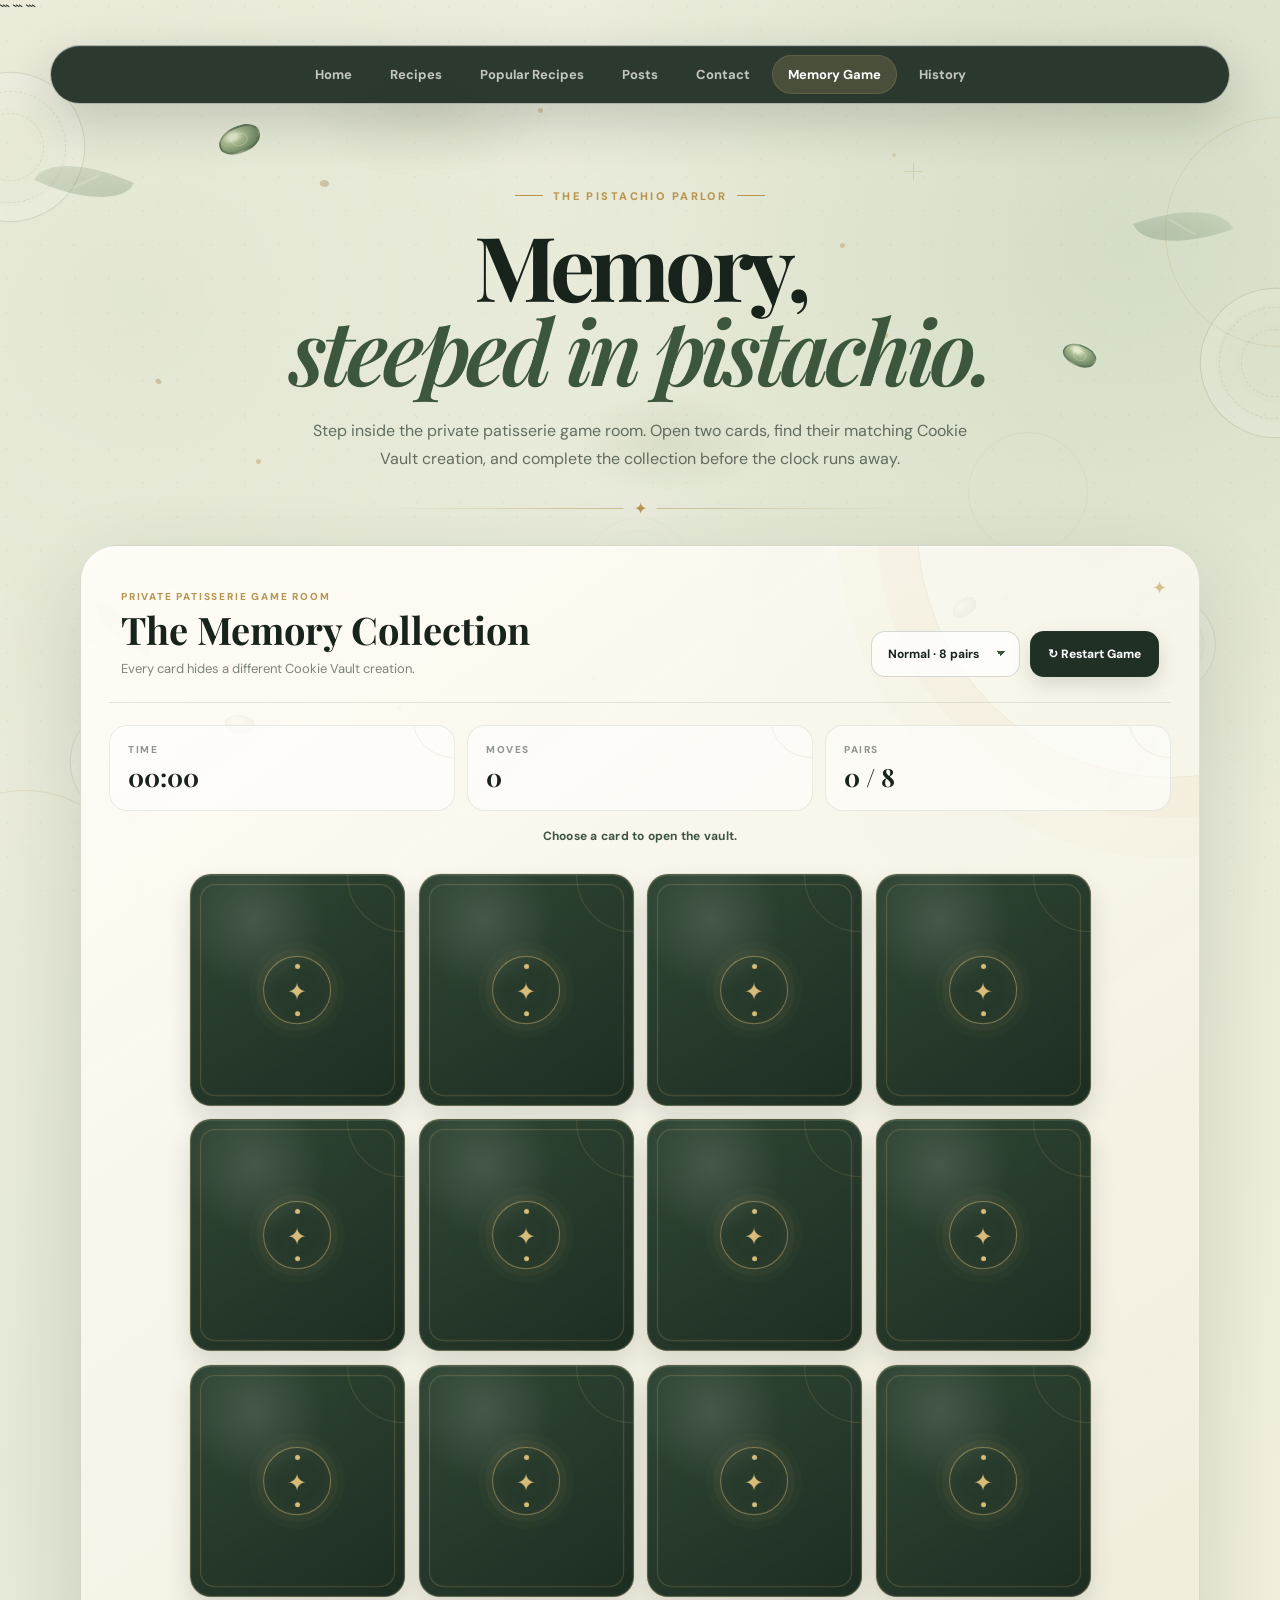
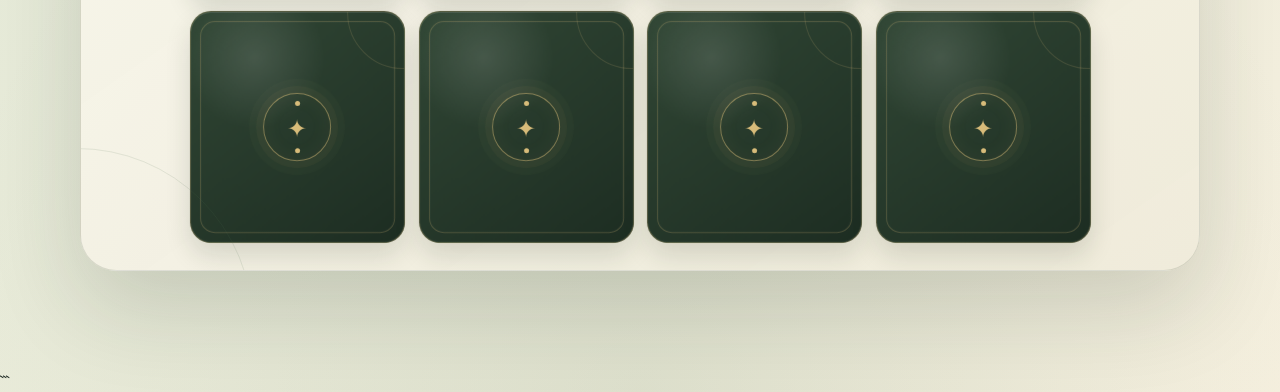
<file: MemoryGame.html>
<!DOCTYPE html>

<html lang="en">
<head>
    <meta charset="UTF-8">
    <meta name="viewport" content="width=device-width, initial-scale=1.0">

```
<title>Cookie Vault | Memory Game</title>

<link rel="preconnect" href="https://fonts.googleapis.com">
<link rel="preconnect" href="https://fonts.gstatic.com" crossorigin>

<link
    href="https://fonts.googleapis.com/css2?family=DM+Sans:wght@400;500;600;700;800&family=Playfair+Display:ital,wght@500;600;700;800&display=swap"
    rel="stylesheet"
>

<style>
    :root {
        --cream: #f8f3e8;
        --cream-deep: #eee5d2;
        --paper: #fffdf7;

        --pistachio-950: #18231c;
        --pistachio-900: #213025;
        --pistachio-800: #2c4030;
        --pistachio-700: #3d563e;
        --pistachio-600: #59745a;
        --pistachio-500: #789274;
        --pistachio-300: #b8c8a7;
        --pistachio-200: #d8e1ca;

        --matcha: #687653;

        --gold: #b8944e;
        --gold-light: #d8bc7a;

        --brown: #49382c;
        --brown-light: #765e48;

        --shadow: rgba(25, 35, 27, 0.18);
        --shadow-heavy: rgba(19, 28, 21, 0.32);
    }

    * {
        box-sizing: border-box;
    }

    html {
        scroll-behavior: smooth;
    }

    body {
        margin: 0;
        min-height: 100vh;

        color: var(--pistachio-950);

        font-family: "DM Sans", sans-serif;

        background:
            radial-gradient(
                circle at 10% 15%,
                rgba(216, 225, 202, 0.55),
                transparent 25%
            ),
            radial-gradient(
                circle at 88% 12%,
                rgba(184, 200, 167, 0.38),
                transparent 28%
            ),
            radial-gradient(
                circle at 50% 100%,
                rgba(120, 146, 116, 0.16),
                transparent 34%
            ),
            linear-gradient(
                135deg,
                #f1eedf 0%,
                #e5ead8 45%,
                #f6f0df 100%
            );

        overflow-x: hidden;
    }

    body::before {
        content: "";
        position: fixed;
        inset: 0;

        pointer-events: none;

        opacity: 0.24;

        background-image:
            radial-gradient(
                circle at 20% 20%,
                rgba(60, 80, 60, 0.12) 0 1px,
                transparent 1.5px
            ),
            radial-gradient(
                circle at 70% 70%,
                rgba(80, 70, 45, 0.1) 0 1px,
                transparent 1.5px
            );

        background-size: 34px 34px, 43px 43px;

        z-index: -1;
    }

    a {
        color: inherit;
        text-decoration: none;
    }

    button,
    select {
        font: inherit;
    }

    /* =========================================================
       NAVIGATION
    ========================================================= */

    header {
        position: relative;
        z-index: 50;

        width: min(1180px, calc(100% - 36px));
        margin: 24px auto 0;
    }

    nav {
        display: flex;
        align-items: center;
        justify-content: center;
        gap: 6px;

        padding: 9px;

        border: 1px solid rgba(255, 255, 255, 0.6);
        border-radius: 999px;

        background: rgba(30, 44, 34, 0.93);

        box-shadow:
            0 18px 50px rgba(24, 35, 28, 0.18),
            inset 0 1px 0 rgba(255, 255, 255, 0.1);

        backdrop-filter: blur(18px);
        -webkit-backdrop-filter: blur(18px);
    }

    nav a {
        position: relative;

        padding: 11px 16px;

        color: rgba(255, 253, 247, 0.72);

        font-size: 13px;
        font-weight: 700;

        border-radius: 999px;

        transition:
            color 0.2s ease,
            background 0.2s ease,
            transform 0.2s ease;
    }

    nav a:hover {
        color: #fff;
        background: rgba(255, 255, 255, 0.08);
        transform: translateY(-1px);
    }

    nav a:nth-child(6) {
        color: #fff;
        background: rgba(216, 188, 122, 0.17);
        box-shadow:
            inset 0 0 0 1px rgba(216, 188, 122, 0.16);
    }

    /* =========================================================
       DECORATIVE BACKDROP
    ========================================================= */

    .parlor-decor {
        position: fixed;
        inset: 0;

        overflow: hidden;
        pointer-events: none;

        z-index: -1;
    }

    .shell {
        position: absolute;

        width: 150px;
        height: 150px;

        border-radius: 50%;

        border: 1px solid rgba(65, 83, 62, 0.13);

        box-shadow:
            inset 0 0 0 15px rgba(255, 255, 255, 0.08),
            inset 0 0 0 35px rgba(255, 255, 255, 0.05);

        transform: rotate(20deg);
    }

    .shell::before,
    .shell::after {
        content: "";

        position: absolute;
        inset: 18px;

        border-radius: 50%;

        border: 1px dashed rgba(65, 83, 62, 0.1);
    }

    .shell::after {
        inset: 40px;
    }

    .s1 {
        top: 8%;
        left: -65px;
    }

    .s2 {
        top: 32%;
        right: -70px;
        transform: rotate(-18deg);
    }

    .s3 {
        bottom: 7%;
        left: 4%;
        transform: scale(0.75) rotate(12deg);
    }

    .s4 {
        bottom: 20%;
        right: 3%;
        transform: scale(0.65) rotate(-20deg);
    }

    .s5 {
        top: 55%;
        left: 44%;
        opacity: 0.35;
        transform: scale(0.7);
    }

    .pistachio-leaf {
        position: absolute;

        width: 92px;
        height: 39px;

        border-radius: 100% 0 100% 0;

        background:
            linear-gradient(
                135deg,
                #93aa84,
                #526c53
            );

        opacity: 0.28;

        box-shadow:
            inset 8px 4px 12px rgba(255,255,255,0.14);
    }

    .pistachio-leaf::after {
        content: "";

        position: absolute;

        width: 2px;
        height: 80%;

        left: 50%;
        top: 10%;

        background: rgba(255,255,255,0.28);

        transform: rotate(40deg);
    }

    .l1 {
        top: 18%;
        left: 3%;
        transform: rotate(25deg);
    }

    .l2 {
        top: 23%;
        right: 4%;
        transform: scaleX(-1) rotate(20deg);
    }

    .l3 {
        bottom: 13%;
        right: 8%;
        transform: rotate(-30deg) scale(0.8);
    }

    .l4 {
        bottom: 28%;
        left: 6%;
        transform: scaleX(-1) rotate(-25deg) scale(0.75);
    }

    .pistachio-nut {
        position: absolute;

        width: 43px;
        height: 27px;

        border-radius: 58% 42% 55% 45%;

        background:
            radial-gradient(
                ellipse at 35% 30%,
                #dfe8c8 0 12%,
                #aabb91 30%,
                #728b67 70%,
                #51664f 100%
            );

        border: 2px solid rgba(55, 73, 52, 0.28);

        transform: rotate(-18deg);
    }

    .pistachio-nut::after {
        content: "";

        position: absolute;
        inset: 5px 11px;

        border-radius: 50%;

        border: 1px solid rgba(255,255,255,0.25);
    }

    .n1 {
        top: 14%;
        left: 17%;
    }

    .n2 {
        top: 38%;
        right: 14%;
        transform: rotate(28deg) scale(0.8);
    }

    .n3 {
        bottom: 18%;
        left: 17%;
        transform: rotate(12deg) scale(0.7);
    }

    .n4 {
        bottom: 31%;
        right: 23%;
        transform: rotate(-30deg) scale(0.62);
    }

    .crumb {
        position: absolute;

        width: 9px;
        height: 7px;

        border-radius: 55% 45% 60% 40%;

        background: #a78b5e;

        opacity: 0.4;

        transform: rotate(20deg);
    }

    .c1 {
        top: 20%;
        left: 25%;
    }

    .c2 {
        top: 66%;
        right: 21%;
        transform: rotate(-25deg) scale(0.7);
    }

    .c3 {
        bottom: 17%;
        right: 37%;
        transform: scale(0.6);
    }

    .c4 {
        top: 42%;
        left: 12%;
        transform: rotate(42deg) scale(0.7);
    }

    .c5 {
        top: 75%;
        left: 46%;
        transform: rotate(-14deg) scale(0.55);
    }

    .dust {
        position: absolute;

        width: 4px;
        height: 4px;

        border-radius: 50%;

        background: #c6b27d;

        opacity: 0.4;
    }

    .d1 {
        top: 27%;
        left: 38%;
    }

    .d2 {
        top: 61%;
        left: 30%;
    }

    .d3 {
        top: 72%;
        right: 30%;
    }

    .d4 {
        top: 17%;
        right: 30%;
    }

    .d5 {
        bottom: 10%;
        left: 38%;
    }

    .matcha-cloud {
        position: absolute;

        width: 260px;
        height: 130px;

        border-radius: 50%;

        background:
            radial-gradient(
                ellipse,
                rgba(103, 119, 80, 0.1),
                transparent 70%
            );

        filter: blur(5px);
    }

    .m1 {
        top: 5%;
        left: 23%;
    }

    .m2 {
        bottom: 4%;
        right: 18%;
        transform: rotate(20deg);
    }

    .m3 {
        top: 42%;
        left: 42%;
        transform: scale(0.8);
    }

    .gold-arc {
        position: absolute;

        width: 230px;
        height: 230px;

        border: 1px solid rgba(184, 148, 78, 0.18);
        border-radius: 50%;
    }

    .a1 {
        top: 13%;
        right: -115px;
    }

    .a2 {
        bottom: -120px;
        left: -90px;
    }

    .a3 {
        top: 48%;
        right: 15%;
        width: 120px;
        height: 120px;
        opacity: 0.5;
    }

    .gold-fleck {
        position: absolute;

        width: 5px;
        height: 5px;

        border-radius: 50%;

        background: var(--gold);

        opacity: 0.4;
    }

    .f1 { top: 12%; left: 42%; }
    .f2 { top: 27%; right: 34%; }
    .f3 { top: 51%; left: 20%; }
    .f4 { top: 68%; right: 11%; }
    .f5 { bottom: 21%; left: 31%; }
    .f6 { bottom: 12%; right: 40%; }
    .f7 { top: 37%; left: 69%; }

    .parlor-cross {
        position: absolute;

        width: 18px;
        height: 18px;

        opacity: 0.25;
    }

    .parlor-cross::before,
    .parlor-cross::after {
        content: "";

        position: absolute;

        background: var(--gold);

        border-radius: 999px;
    }

    .parlor-cross::before {
        width: 100%;
        height: 1px;

        top: 50%;
    }

    .parlor-cross::after {
        width: 1px;
        height: 100%;

        left: 50%;
    }

    .x1 {
        top: 18%;
        right: 28%;
    }

    .x2 {
        bottom: 25%;
        left: 26%;
        transform: scale(0.7);
    }

    .x3 {
        top: 65%;
        right: 38%;
        transform: scale(0.5);
    }

    /* =========================================================
       HERO
    ========================================================= */

    .hero {
        width: min(1080px, calc(100% - 36px));

        margin: 76px auto 36px;

        text-align: center;
    }

    .hero-kicker {
        display: inline-flex;
        align-items: center;
        gap: 10px;

        margin-bottom: 20px;

        color: var(--gold);

        font-size: 11px;
        font-weight: 800;
        letter-spacing: 0.22em;
        text-transform: uppercase;
    }

    .hero-kicker::before,
    .hero-kicker::after {
        content: "";

        width: 28px;
        height: 1px;

        background: currentColor;
    }

    .hero h1 {
        max-width: 900px;

        margin: 0 auto;

        color: var(--pistachio-950);

        font-family: "Playfair Display", serif;

        font-size: clamp(48px, 7vw, 92px);
        line-height: 0.94;
        letter-spacing: -0.055em;
        font-weight: 700;
    }

    .hero h1 em {
        color: var(--pistachio-700);
        font-weight: 600;
    }

    .hero p {
        max-width: 660px;

        margin: 26px auto 0;

        color: rgba(33, 48, 37, 0.67);

        font-size: 16px;
        line-height: 1.75;
    }

    .hero-line {
        width: min(500px, 65%);

        height: 1px;

        margin: 35px auto 0;

        background:
            linear-gradient(
                90deg,
                transparent,
                rgba(184, 148, 78, 0.55),
                transparent
            );

        position: relative;
    }

    .hero-line::after {
        content: "✦";

        position: absolute;

        left: 50%;
        top: 50%;

        padding: 0 10px;

        color: var(--gold);

        background: #e9eadb;

        transform: translate(-50%, -50%);
    }

    /* =========================================================
       GAME SHELL
    ========================================================= */

    .game-shell {
        position: relative;

        width: min(1120px, calc(100% - 36px));

        margin: 0 auto 100px;

        padding: 28px;

        border: 1px solid rgba(70, 87, 66, 0.17);
        border-radius: 36px;

        background:
            linear-gradient(
                145deg,
                rgba(255, 253, 247, 0.94),
                rgba(239, 235, 218, 0.9)
            );

        box-shadow:
            0 35px 90px rgba(32, 46, 34, 0.16),
            inset 0 1px 0 rgba(255,255,255,0.9);

        overflow: hidden;
    }

    .game-shell::before {
        content: "";

        position: absolute;

        width: 500px;
        height: 500px;

        top: -270px;
        right: -220px;

        border-radius: 50%;

        border: 1px solid rgba(184, 148, 78, 0.13);
        box-shadow:
            0 0 0 40px rgba(184, 148, 78, 0.035),
            0 0 0 80px rgba(184, 148, 78, 0.025);

        pointer-events: none;
    }

    .game-shell::after {
        content: "";

        position: absolute;

        width: 350px;
        height: 350px;

        bottom: -230px;
        left: -180px;

        border-radius: 50%;

        border: 1px solid rgba(90, 115, 87, 0.13);

        pointer-events: none;
    }

    /* =========================================================
       GAME HEADER
    ========================================================= */

    .game-header {
        position: relative;

        display: flex;
        align-items: flex-end;
        justify-content: space-between;
        gap: 24px;

        padding: 16px 12px 25px;

        border-bottom: 1px solid rgba(60, 78, 59, 0.12);
    }

    .game-header::before {
        content: "✦";

        position: absolute;

        top: 2px;
        right: 4px;

        color: rgba(184, 148, 78, 0.55);

        font-size: 18px;
    }

    .game-eyebrow {
        margin-bottom: 7px;

        color: var(--gold);

        font-size: 10px;
        font-weight: 800;

        letter-spacing: 0.18em;
        text-transform: uppercase;
    }

    .game-header h2 {
        margin: 0;

        color: var(--pistachio-950);

        font-family: "Playfair Display", serif;

        font-size: clamp(25px, 4vw, 38px);
        line-height: 1.05;
    }

    .game-header p {
        margin: 10px 0 0;

        color: rgba(33, 48, 37, 0.58);

        font-size: 13px;
    }

    .controls {
        display: flex;
        align-items: center;
        gap: 10px;

        flex-shrink: 0;
    }

    .difficulty {
        appearance: none;

        min-height: 46px;

        padding: 0 40px 0 16px;

        color: var(--pistachio-950);

        border: 1px solid rgba(59, 78, 59, 0.2);
        border-radius: 14px;

        background:
            linear-gradient(45deg, transparent 50%, var(--pistachio-700) 50%) calc(100% - 18px) 19px / 5px 5px no-repeat,
            linear-gradient(135deg, var(--pistachio-700) 50%, transparent 50%) calc(100% - 13px) 19px / 5px 5px no-repeat,
            rgba(255,255,255,0.72);

        font-size: 12px;
        font-weight: 700;

        cursor: pointer;

        outline: none;
    }

    .restart {
        min-height: 46px;

        padding: 0 17px;

        border: 1px solid rgba(52, 70, 53, 0.15);
        border-radius: 14px;

        color: #fff;

        background: var(--pistachio-900);

        font-size: 12px;
        font-weight: 800;

        cursor: pointer;

        box-shadow:
            0 8px 20px rgba(33, 48, 37, 0.15);

        transition:
            transform 0.2s ease,
            box-shadow 0.2s ease;
    }

    .restart:hover {
        transform: translateY(-2px);

        box-shadow:
            0 12px 26px rgba(33, 48, 37, 0.2);
    }

    .restart:active {
        transform: translateY(0);
    }

    /* =========================================================
       STATS
    ========================================================= */

    .stats {
        display: grid;
        grid-template-columns: repeat(3, 1fr);

        gap: 12px;

        margin: 22px 0 17px;
    }

    .stat {
        position: relative;

        padding: 17px 18px;

        border: 1px solid rgba(65, 84, 63, 0.1);
        border-radius: 18px;

        background: rgba(255, 255, 255, 0.55);

        overflow: hidden;
    }

    .stat::after {
        content: "";

        position: absolute;

        width: 80px;
        height: 80px;

        top: -50px;
        right: -40px;

        border-radius: 50%;

        border: 1px solid rgba(184, 148, 78, 0.14);
    }

    .stat-label {
        color: rgba(33, 48, 37, 0.5);

        font-size: 10px;
        font-weight: 800;

        letter-spacing: 0.15em;
        text-transform: uppercase;
    }

    .stat-value {
        margin-top: 4px;

        color: var(--pistachio-950);

        font-family: "Playfair Display", serif;

        font-size: 25px;
        font-weight: 700;
    }

    /* =========================================================
       MESSAGE
    ========================================================= */

    .message {
        min-height: 27px;

        margin: 3px 0 19px;

        color: var(--pistachio-700);

        text-align: center;

        font-size: 12px;
        font-weight: 700;

        letter-spacing: 0.02em;
    }

    .message.pulse {
        animation: messagePulse 0.35s ease;
    }

    @keyframes messagePulse {
        0% {
            transform: scale(1);
            opacity: 0.6;
        }

        50% {
            transform: scale(1.03);
            opacity: 1;
        }

        100% {
            transform: scale(1);
            opacity: 1;
        }
    }

    /* =========================================================
       BOARD
    ========================================================= */

    .board {
        display: grid;

        grid-template-columns: repeat(4, minmax(0, 1fr));

        gap: 14px;

        max-width: 900px;

        margin: 0 auto;

        perspective: 1300px;
    }

    .card {
        position: relative;

        width: 100%;
        aspect-ratio: 1 / 1.08;

        padding: 0;

        border: 0;

        background: transparent;

        cursor: pointer;

        perspective: 1200px;

        -webkit-tap-highlight-color: transparent;
    }

    .card:focus-visible {
        outline: 3px solid rgba(184, 148, 78, 0.55);
        outline-offset: 5px;
        border-radius: 23px;
    }

    .card-inner {
        position: absolute;
        inset: 0;

        transform-style: preserve-3d;

        transition:
            transform 0.28s cubic-bezier(0.22, 0.72, 0.18, 1);

        will-change: transform;
    }

    .card.flipped .card-inner,
    .card.matched .card-inner {
        transform: rotateY(180deg);
    }

    .card-front,
    .card-back {
        position: absolute;
        inset: 0;

        overflow: hidden;

        border-radius: 21px;

        backface-visibility: hidden;
        -webkit-backface-visibility: hidden;

        transform-style: preserve-3d;
    }

    /* =========================================================
       CARD FRONT / VAULT SIDE
    ========================================================= */

    .card-front {
        z-index: 2;

        transform:
            rotateY(0deg)
            translateZ(1px);

        background:
            radial-gradient(
                circle at 30% 20%,
                rgba(255,255,255,0.12),
                transparent 30%
            ),
            linear-gradient(
                145deg,
                #314735,
                #1d2d22
            );

        border: 1px solid rgba(216, 188, 122, 0.28);

        box-shadow:
            inset 0 1px 0 rgba(255,255,255,0.09),
            inset 0 0 0 1px rgba(255,255,255,0.025),
            0 13px 25px rgba(25, 39, 29, 0.14);
    }

    .card-front::before {
        content: "";

        position: absolute;
        inset: 9px;

        border-radius: 15px;

        border: 1px solid rgba(216, 188, 122, 0.22);

        box-shadow:
            inset 0 0 0 1px rgba(255,255,255,0.025);
    }

    .card-front::after {
        content: "";

        position: absolute;

        width: 110px;
        height: 110px;

        top: -55px;
        right: -55px;

        border-radius: 50%;

        border: 1px solid rgba(216, 188, 122, 0.16);
    }

    .vault-emblem {
        position: absolute;

        left: 50%;
        top: 50%;

        width: 68px;
        height: 68px;

        display: grid;
        place-items: center;

        transform: translate(-50%, -50%);

        color: var(--gold-light);

        border: 1px solid rgba(216, 188, 122, 0.52);
        border-radius: 50%;

        font-family: "Playfair Display", serif;

        font-size: 24px;

        box-shadow:
            0 0 0 7px rgba(216, 188, 122, 0.045),
            0 0 0 14px rgba(216, 188, 122, 0.025),
            inset 0 0 20px rgba(216, 188, 122, 0.05);
    }

    .vault-emblem::before,
    .vault-emblem::after {
        content: "";

        position: absolute;

        width: 5px;
        height: 5px;

        border-radius: 50%;

        background: var(--gold-light);
    }

    .vault-emblem::before {
        top: 7px;
    }

    .vault-emblem::after {
        bottom: 7px;
    }

    /* =========================================================
       COOKIE SIDE
    ========================================================= */

    .card-back {
        z-index: 1;

        transform:
            rotateY(180deg)
            translateZ(1px);

        display: flex;
        align-items: center;
        justify-content: center;

        padding: 14px;

        background:
            linear-gradient(
                145deg,
                #fffdf7,
                #eee8d9
            );

        border: 1px solid rgba(67, 84, 64, 0.14);

        box-shadow:
            inset 0 1px 0 rgba(255,255,255,0.95),
            0 13px 25px rgba(35, 48, 37, 0.12);
    }

    .cookie-backdrop {
        position: absolute;
        inset: 0;

        background:
            radial-gradient(
                circle at center,
                rgba(184, 148, 78, 0.08),
                transparent 58%
            );
    }

    .cookie-art {
        position: relative;

        width: 76%;
        aspect-ratio: 1;

        border-radius: 48% 52% 49% 51%;

        box-shadow:
            inset -10px -13px 18px rgba(60, 35, 17, 0.2),
            inset 9px 8px 15px rgba(255, 255, 255, 0.32),
            0 13px 20px rgba(60, 45, 29, 0.18);

        transform: rotate(-3deg);

        overflow: visible;
    }

    .cookie-art::before {
        content: "";

        position: absolute;
        inset: 5%;

        border-radius: inherit;

        border: 1px solid rgba(255,255,255,0.2);

        opacity: 0.75;
    }

    .cookie-art::after {
        content: "";

        position: absolute;
        inset: 12%;

        border-radius: 50%;

        background:
            radial-gradient(
                circle at 20% 25%,
                rgba(255,255,255,0.18) 0 2px,
                transparent 3px
            ),
            radial-gradient(
                circle at 70% 65%,
                rgba(73,48,27,0.08) 0 2px,
                transparent 3px
            ),
            radial-gradient(
                circle at 45% 75%,
                rgba(255,255,255,0.1) 0 1.5px,
                transparent 2px
            );

        opacity: 0.8;
    }

    .edge {
        position: absolute;

        inset: -2px;

        border-radius: inherit;

        border: 2px solid rgba(71, 47, 26, 0.16);

        pointer-events: none;
    }

    /* =========================================================
       COOKIE VARIATIONS
    ========================================================= */

    .cookie-art:not(.strawberry):not(.lemon):not(.matcha):not(.redvelvet):not(.orange):not(.pistachio):not(.sugar):not(.double):not(.oat):not(.caramel):not(.cocoa) {
        background:
            radial-gradient(
                circle at 31% 25%,
                #f7d49a,
                #c98c49 55%,
                #a96632 100%
            );
    }

    .chip {
        position: absolute;

        width: 12px;
        height: 10px;

        border-radius: 45% 55% 48% 52%;

        background:
            linear-gradient(
                135deg,
                #5d321f,
                #2e1811
            );

        box-shadow:
            inset 1px 1px 1px rgba(255,255,255,0.15),
            2px 3px 4px rgba(50, 30, 18, 0.15);

        z-index: 4;
    }

    .chip:nth-child(2) {
        left: 23%;
        top: 31%;
        transform: rotate(18deg);
    }

    .chip:nth-child(3) {
        left: 62%;
        top: 23%;
        transform: rotate(-12deg) scale(0.9);
    }

    .chip:nth-child(4) {
        left: 48%;
        top: 54%;
        transform: rotate(28deg) scale(1.05);
    }

    .chip:nth-child(5) {
        left: 72%;
        top: 67%;
        transform: rotate(-20deg) scale(0.75);
    }

    .chip:nth-child(6) {
        left: 24%;
        top: 70%;
        transform: rotate(8deg) scale(0.78);
    }

    .strawberry {
        background:
            radial-gradient(
                circle at 35% 27%,
                #f98b86,
                #d94f58 50%,
                #9f293b 100%
            );
    }

    .strawberry::after {
        content: "";

        position: absolute;
        inset: 0;

        border-radius: inherit;

        background:
            radial-gradient(
                ellipse at 28% 38%,
                #fff2d5 0 2px,
                transparent 3px
            ),
            radial-gradient(
                ellipse at 58% 30%,
                #fff2d5 0 2px,
                transparent 3px
            ),
            radial-gradient(
                ellipse at 69% 58%,
                #fff2d5 0 2px,
                transparent 3px
            ),
            radial-gradient(
                ellipse at 39% 69%,
                #fff2d5 0 2px,
                transparent 3px
            );
    }

    .lemon {
        background:
            radial-gradient(
                circle at 35% 25%,
                #fff4b5,
                #e5bd48 58%,
                #b98b26 100%
            );
    }

    .lemon::after {
        background:
            radial-gradient(
                circle at 25% 40%,
                rgba(255,255,255,0.5) 0 2px,
                transparent 3px
            ),
            radial-gradient(
                circle at 66% 25%,
                rgba(255,255,255,0.38) 0 1.5px,
                transparent 2.5px
            ),
            radial-gradient(
                circle at 72% 70%,
                rgba(130,95,25,0.18) 0 2px,
                transparent 3px
            );
    }

    .matcha {
        background:
            radial-gradient(
                circle at 30% 24%,
                #b6c695,
                #778d57 52%,
                #4d633f 100%
            );
    }

    .matcha::after {
        background:
            radial-gradient(
                circle at 26% 35%,
                rgba(255,255,255,0.22) 0 3px,
                transparent 4px
            ),
            radial-gradient(
                circle at 68% 57%,
                rgba(54,73,43,0.22) 0 3px,
                transparent 4px
            );
    }

    .redvelvet {
        background:
            radial-gradient(
                circle at 32% 24%,
                #c95856,
                #8e3033 55%,
                #5f2027 100%
            );
    }

    .redvelvet::after {
        background:
            radial-gradient(
                circle at 35% 40%,
                rgba(255,222,201,0.3) 0 3px,
                transparent 4px
            ),
            radial-gradient(
                circle at 68% 65%,
                rgba(255,220,200,0.2) 0 2px,
                transparent 3px
            );
    }

    .orange {
        background:
            radial-gradient(
                circle at 30% 23%,
                #f8c15e,
                #d8832f 56%,
                #a85720 100%
            );
    }

    .orange::after {
        background:
            radial-gradient(
                circle at 25% 32%,
                #f6dc83 0 3px,
                transparent 4px
            ),
            radial-gradient(
                circle at 65% 63%,
                #f2bd55 0 2px,
                transparent 3px
            );
    }

    .pistachio {
        background:
            radial-gradient(
                circle at 32% 25%,
                #e0e4ad,
                #aebc72 48%,
                #70834b 100%
            );
    }

    .pistachio::after {
        background:
            radial-gradient(
                circle at 24% 34%,
                rgba(255,255,255,0.35) 0 3px,
                transparent 4px
            ),
            radial-gradient(
                circle at 70% 62%,
                rgba(72,86,43,0.2) 0 3px,
                transparent 4px
            );
    }

    .sugar {
        background:
            radial-gradient(
                circle at 31% 24%,
                #fffdf2,
                #e9d8b5 55%,
                #c9aa7d 100%
            );
    }

    .sugar::after {
        background:
            radial-gradient(
                circle at 24% 28%,
                rgba(255,255,255,0.8) 0 2px,
                transparent 3px
            ),
            radial-gradient(
                circle at 61% 35%,
                rgba(165,132,89,0.2) 0 2px,
                transparent 3px
            ),
            radial-gradient(
                circle at 73% 70%,
                rgba(255,255,255,0.7) 0 2px,
                transparent 3px
            );
    }

    .double {
        background:
            radial-gradient(
                circle at 30% 23%,
                #8d5943,
                #4d2c24 55%,
                #281817 100%
            );
    }

    .double::after {
        background:
            radial-gradient(
                circle at 28% 38%,
                #d3a077 0 4px,
                transparent 5px
            ),
            radial-gradient(
                circle at 66% 65%,
                #a76f4f 0 3px,
                transparent 4px
            );
    }

    .oat {
        background:
            radial-gradient(
                circle at 32% 24%,
                #efd39b,
                #c89e59 54%,
                #96713e 100%
            );
    }

    .oat::after {
        background:
            repeating-linear-gradient(
                25deg,
                transparent 0 8px,
                rgba(105,75,36,0.13) 9px 11px,
                transparent 12px 18px
            );
    }

    .caramel {
        background:
            radial-gradient(
                circle at 31% 23%,
                #e7bb6a,
                #ae6d32 56%,
                #70401f 100%
            );
    }

    .caramel::after {
        background:
            radial-gradient(
                ellipse at 31% 35%,
                #f1d58e 0 5px,
                transparent 7px
            ),
            radial-gradient(
                ellipse at 66% 61%,
                #8e4d25 0 5px,
                transparent 7px
            );
    }

    .cocoa {
        background:
            radial-gradient(
                circle at 30% 23%,
                #6e4a3b,
                #3d2722 55%,
                #201615 100%
            );
    }

    .cocoa::after {
        background:
            radial-gradient(
                circle at 29% 32%,
                rgba(236,196,147,0.4) 0 3px,
                transparent 4px
            ),
            radial-gradient(
                circle at 70% 62%,
                rgba(185,139,103,0.28) 0 3px,
                transparent 4px
            );
    }

    /* =========================================================
       CARD INTERACTIONS
    ========================================================= */

    .card:not(.flipped):not(.matched):hover .card-inner {
        transform: translateY(-4px) rotateX(2deg);
    }

    .card.flipped .card-front,
    .card.matched .card-front {
        z-index: 1;
    }

    .card.flipped .card-back,
    .card.matched .card-back {
        z-index: 2;
    }

    .card.matched {
        cursor: default;
    }

    .card.matched .card-back {
        border-color: rgba(184, 148, 78, 0.46);

        box-shadow:
            inset 0 1px 0 rgba(255,255,255,0.95),
            0 0 0 2px rgba(184, 148, 78, 0.08),
            0 14px 30px rgba(60, 70, 45, 0.16);
    }

    .card.matched .cookie-art {
        animation: matchedSettle 0.42s ease-out both;
    }

    @keyframes matchedSettle {
        0% {
            transform: scale(0.88) rotate(-7deg);
        }

        65% {
            transform: scale(1.04) rotate(2deg);
        }

        100% {
            transform: scale(1) rotate(-2deg);
        }
    }

    .card.mismatch .card-inner {
        animation: shakeCard 0.32s ease;
    }

    @keyframes shakeCard {
        0%, 100% {
            transform: rotateY(180deg) translateX(0);
        }

        25% {
            transform: rotateY(180deg) translateX(-4px);
        }

        75% {
            transform: rotateY(180deg) translateX(4px);
        }
    }

    /* =========================================================
       MATCH PARTICLES
    ========================================================= */

    .match-particle {
        position: fixed;

        width: 7px;
        height: 7px;

        border-radius: 50%;

        background: var(--gold);

        pointer-events: none;

        z-index: 100;

        animation: particleBurst 0.7s ease-out forwards;
    }

    @keyframes particleBurst {
        0% {
            opacity: 1;
            transform: translate(0, 0) scale(1);
        }

        100% {
            opacity: 0;
            transform:
                translate(var(--x), var(--y))
                scale(0.1);
        }
    }

    /* =========================================================
       WIN CARD
    ========================================================= */

    .win-card {
        position: relative;

        display: none;

        max-width: 700px;

        margin: 28px auto 0;

        padding: 34px;

        text-align: center;

        border: 1px solid rgba(184, 148, 78, 0.3);
        border-radius: 26px;

        background:
            linear-gradient(
                145deg,
                rgba(255,253,247,0.96),
                rgba(236,232,214,0.92)
            );

        box-shadow:
            0 25px 55px rgba(37, 51, 39, 0.14);
    }

    .win-card.visible {
        display: block;

        animation: winReveal 0.6s cubic-bezier(0.2, 0.8, 0.2, 1) both;
    }

    @keyframes winReveal {
        0% {
            opacity: 0;
            transform: translateY(18px) scale(0.96);
        }

        100% {
            opacity: 1;
            transform: translateY(0) scale(1);
        }
    }

    .win-card::before,
    .win-card::after {
        content: "✦";

        position: absolute;

        color: var(--gold);

        font-size: 18px;

        opacity: 0.65;
    }

    .win-card::before {
        top: 18px;
        left: 23px;
    }

    .win-card::after {
        right: 23px;
        bottom: 18px;
    }

    .win-crown {
        color: var(--gold);

        font-size: 26px;

        margin-bottom: 8px;
    }

    .win-card h3 {
        margin: 0;

        color: var(--pistachio-950);

        font-family: "Playfair Display", serif;

        font-size: 34px;
    }

    .win-card p {
        max-width: 510px;

        margin: 10px auto 0;

        color: rgba(33, 48, 37, 0.62);

        font-size: 13px;
        line-height: 1.7;
    }

    .win-cookie {
        width: 82px;
        height: 82px;

        margin: 22px auto 0;

        border-radius: 50%;

        background:
            radial-gradient(
                circle at 32% 24%,
                #dce3b3,
                #9eaf6d 50%,
                #627644 100%
            );

        box-shadow:
            inset -10px -11px 15px rgba(49, 61, 34, 0.2),
            inset 8px 7px 13px rgba(255,255,255,0.26),
            0 13px 25px rgba(50, 60, 38, 0.17);

        position: relative;
    }

    .win-cookie::before,
    .win-cookie::after {
        content: "";

        position: absolute;

        width: 8px;
        height: 6px;

        border-radius: 50%;

        background: #52623a;
    }

    .win-cookie::before {
        left: 25px;
        top: 31px;
    }

    .win-cookie::after {
        right: 22px;
        bottom: 27px;
    }

    /* =========================================================
       RESPONSIVE
    ========================================================= */

    @media (max-width: 900px) {
        nav {
            justify-content: flex-start;
            overflow-x: auto;
            scrollbar-width: none;
        }

        nav::-webkit-scrollbar {
            display: none;
        }

        nav a {
            flex-shrink: 0;
        }

        .game-header {
            align-items: flex-start;
            flex-direction: column;
        }

        .controls {
            width: 100%;
        }

        .difficulty {
            flex: 1;
        }
    }

    @media (max-width: 650px) {
        header {
            width: calc(100% - 22px);
            margin-top: 12px;
        }

        nav {
            padding: 7px;
        }

        nav a {
            padding: 10px 13px;
            font-size: 11px;
        }

        .hero {
            width: calc(100% - 28px);
            margin-top: 56px;
        }

        .hero h1 {
            font-size: clamp(43px, 13vw, 68px);
        }

        .hero p {
            font-size: 14px;
        }

        .game-shell {
            width: calc(100% - 22px);
            padding: 15px;

            border-radius: 26px;
        }

        .stats {
            gap: 8px;
        }

        .stat {
            padding: 13px;
        }

        .stat-value {
            font-size: 21px;
        }

        .board {
            grid-template-columns: repeat(3, minmax(0, 1fr));
            gap: 9px;
        }

        .card {
            aspect-ratio: 1 / 1.05;
        }

        .card-back {
            padding: 8px;
        }

        .cookie-art {
            width: 79%;
        }

        .pistachio-leaf,
        .shell,
        .matcha-cloud {
            opacity: 0.16;
        }

        .gold-arc {
            opacity: 0.4;
        }
    }

    @media (max-width: 430px) {
        .board {
            gap: 7px;
        }

        .game-header {
            padding-left: 6px;
            padding-right: 6px;
        }

        .controls {
            flex-direction: column;
            align-items: stretch;
        }

        .difficulty,
        .restart {
            width: 100%;
        }

        .win-card {
            padding: 27px 20px;
        }

        .win-card h3 {
            font-size: 29px;
        }
    }

    @media (prefers-reduced-motion: reduce) {
        html {
            scroll-behavior: auto;
        }

        *,
        *::before,
        *::after {
            animation-duration: 0.001ms !important;
            animation-iteration-count: 1 !important;
            transition-duration: 0.001ms !important;
        }
    }
</style>
```

</head>

<body>

```
<!-- =========================================================
     DECORATION
========================================================= -->

<div class="parlor-decor" aria-hidden="true">

    <span class="shell s1"></span>
    <span class="shell s2"></span>
    <span class="shell s3"></span>
    <span class="shell s4"></span>
    <span class="shell s5"></span>

    <span class="pistachio-leaf l1"></span>
    <span class="pistachio-leaf l2"></span>
    <span class="pistachio-leaf l3"></span>
    <span class="pistachio-leaf l4"></span>

    <span class="pistachio-nut n1"></span>
    <span class="pistachio-nut n2"></span>
    <span class="pistachio-nut n3"></span>
    <span class="pistachio-nut n4"></span>

    <span class="crumb c1"></span>
    <span class="crumb c2"></span>
    <span class="crumb c3"></span>
    <span class="crumb c4"></span>
    <span class="crumb c5"></span>

    <span class="dust d1"></span>
    <span class="dust d2"></span>
    <span class="dust d3"></span>
    <span class="dust d4"></span>
    <span class="dust d5"></span>

    <span class="matcha-cloud m1"></span>
    <span class="matcha-cloud m2"></span>
    <span class="matcha-cloud m3"></span>

    <span class="gold-arc a1"></span>
    <span class="gold-arc a2"></span>
    <span class="gold-arc a3"></span>

    <span class="gold-fleck f1"></span>
    <span class="gold-fleck f2"></span>
    <span class="gold-fleck f3"></span>
    <span class="gold-fleck f4"></span>
    <span class="gold-fleck f5"></span>
    <span class="gold-fleck f6"></span>
    <span class="gold-fleck f7"></span>

    <span class="parlor-cross x1"></span>
    <span class="parlor-cross x2"></span>
    <span class="parlor-cross x3"></span>

</div>

<!-- =========================================================
     NAVBAR
========================================================= -->

<header>
    <nav>
        <a href="Index.html">Home</a>
        <a href="Recipes.html">Recipes</a>
        <a href="PopularRecipes.html">Popular Recipes</a>
        <a href="Posts.html">Posts</a>
        <a href="Contactus.html">Contact</a>
        <a href="MemoryGame.html">Memory Game</a>
        <a href="History.html">History</a>
    </nav>
</header>

<!-- =========================================================
     HERO
========================================================= -->

<main>

    <section class="hero">

        <div class="hero-kicker">
            The Pistachio Parlor
        </div>

        <h1>
            Memory,<br>
            <em>steeped in pistachio.</em>
        </h1>

        <p>
            Step inside the private patisserie game room.
            Open two cards, find their matching Cookie Vault creation,
            and complete the collection before the clock runs away.
        </p>

        <div class="hero-line"></div>

    </section>

    <!-- =====================================================
         GAME
    ===================================================== -->

    <section class="game-shell">

        <div class="game-header">

            <div>
                <div class="game-eyebrow">
                    Private Patisserie Game Room
                </div>

                <h2>
                    The Memory Collection
                </h2>

                <p>
                    Every card hides a different Cookie Vault creation.
                </p>
            </div>

            <div class="controls">

                <select
                    id="difficulty"
                    class="difficulty"
                    aria-label="Choose difficulty"
                >
                    <option value="easy">
                        Easy · 6 pairs
                    </option>

                    <option value="normal" selected>
                        Normal · 8 pairs
                    </option>

                    <option value="hard">
                        Hard · 12 pairs
                    </option>
                </select>

                <button
                    type="button"
                    id="restart"
                    class="restart"
                >
                    ↻ Restart Game
                </button>

            </div>

        </div>

        <!-- =================================================
             STATS
        ================================================= -->

        <div class="stats">

            <div class="stat">
                <div class="stat-label">
                    Time
                </div>

                <div
                    class="stat-value"
                    id="time"
                >
                    00:00
                </div>
            </div>

            <div class="stat">
                <div class="stat-label">
                    Moves
                </div>

                <div
                    class="stat-value"
                    id="moves"
                >
                    0
                </div>
            </div>

            <div class="stat">
                <div class="stat-label">
                    Pairs
                </div>

                <div
                    class="stat-value"
                    id="pairs"
                >
                    0 / 8
                </div>
            </div>

        </div>

        <div
            class="message"
            id="message"
            aria-live="polite"
        >
            Choose a card to open the vault.
        </div>

        <!-- =================================================
             BOARD
        ================================================= -->

        <div
            class="board"
            id="board"
            aria-label="Memory game board"
        ></div>

        <!-- =================================================
             WIN CARD
        ================================================= -->

        <div
            class="win-card"
            id="winCard"
        >

            <div class="win-crown">
                ✦
            </div>

            <div class="win-cookie"></div>

            <h3>
                The Vault Is Complete
            </h3>

            <p id="winText">
                Every pistachio creation has been uncovered.
            </p>

        </div>

    </section>

</main>

<script>
    /* =========================================================
       COOKIE COLLECTION
    ========================================================= */

    const cookieCollection = [
        {
            id: "classic",
            name: "Classic Chocolate Chip",
            className: ""
        },

        {
            id: "strawberry",
            name: "Strawberry Cream",
            className: "strawberry"
        },

        {
            id: "lemon",
            name: "Lemon Sugar",
            className: "lemon"
        },

        {
            id: "matcha",
            name: "Matcha Pistachio",
            className: "matcha"
        },

        {
            id: "redvelvet",
            name: "Red Velvet",
            className: "redvelvet"
        },

        {
            id: "orange",
            name: "Orange Zest",
            className: "orange"
        },

        {
            id: "pistachio",
            name: "Pistachio Cream",
            className: "pistachio"
        },

        {
            id: "sugar",
            name: "Vanilla Sugar",
            className: "sugar"
        },

        {
            id: "double",
            name: "Double Chocolate",
            className: "double"
        },

        {
            id: "oat",
            name: "Golden Oat",
            className: "oat"
        },

        {
            id: "caramel",
            name: "Salted Caramel",
            className: "caramel"
        },

        {
            id: "cocoa",
            name: "Dark Cocoa",
            className: "cocoa"
        }
    ];

    /* =========================================================
       GAME STATE
    ========================================================= */

    let firstCard = null;
    let secondCard = null;

    let locked = false;

    let moves = 0;
    let matchedPairs = 0;
    let totalPairs = 8;

    let seconds = 0;
    let timer = null;

    let gameStarted = false;

    /* =========================================================
       ELEMENTS
    ========================================================= */

    const board = document.getElementById("board");
    const timeDisplay = document.getElementById("time");
    const movesDisplay = document.getElementById("moves");
    const pairsDisplay = document.getElementById("pairs");
    const message = document.getElementById("message");
    const winCard = document.getElementById("winCard");
    const winText = document.getElementById("winText");
    const restartButton = document.getElementById("restart");
    const difficultySelect = document.getElementById("difficulty");

    /* =========================================================
       SHUFFLE
    ========================================================= */

    function shuffle(array) {
        const shuffled = [...array];

        for (
            let i = shuffled.length - 1;
            i > 0;
            i--
        ) {
            const j = Math.floor(Math.random() * (i + 1));

            [
                shuffled[i],
                shuffled[j]
            ] = [
                shuffled[j],
                shuffled[i]
            ];
        }

        return shuffled;
    }

    /* =========================================================
       COOKIE ART
    ========================================================= */

    function createCookieArt(cookie) {
        const cookieArt = document.createElement("div");

        cookieArt.className =
            "cookie-art " + cookie.className;

        cookieArt.setAttribute(
            "aria-hidden",
            "true"
        );

        const edge = document.createElement("span");

        edge.className = "edge";

        cookieArt.appendChild(edge);

        if (cookie.id === "classic") {
            for (let i = 0; i < 5; i++) {
                const chip = document.createElement("span");

                chip.className = "chip";

                cookieArt.appendChild(chip);
            }
        }

        return cookieArt;
    }

    /* =========================================================
       CARD CREATION
    ========================================================= */

    function createCard(cookie, index) {
        const card = document.createElement("button");

        card.type = "button";

        card.className = "card";

        card.dataset.cookie = cookie.id;

        card.dataset.index = index;

        card.setAttribute(
            "aria-label",
            "Hidden Cookie Vault card"
        );

        const inner = document.createElement("span");

        inner.className = "card-inner";

        /* FRONT */

        const front = document.createElement("span");

        front.className = "card-front";

        const emblem = document.createElement("span");

        emblem.className = "vault-emblem";

        emblem.textContent = "✦";

        front.appendChild(emblem);

        /* BACK */

        const back = document.createElement("span");

        back.className = "card-back";

        const cookieBackdrop =
            document.createElement("span");

        cookieBackdrop.className =
            "cookie-backdrop";

        back.appendChild(cookieBackdrop);

        back.appendChild(
            createCookieArt(cookie)
        );

        inner.appendChild(front);
        inner.appendChild(back);

        card.appendChild(inner);

        card.addEventListener(
            "click",
            () => flipCard(card)
        );

        return card;
    }

    /* =========================================================
       CREATE BOARD
    ========================================================= */

    function createBoard() {
        stopTimer();

        firstCard = null;
        secondCard = null;

        locked = false;

        moves = 0;
        matchedPairs = 0;

        seconds = 0;

        gameStarted = false;

        updateDisplays();

        board.innerHTML = "";

        winCard.classList.remove("visible");

        const selectedCookies =
            cookieCollection.slice(
                0,
                totalPairs
            );

        let cards = [];

        selectedCookies.forEach(cookie => {
            cards.push(cookie);
            cards.push(cookie);
        });

        cards = shuffle(cards);

        cards.forEach((cookie, index) => {
            board.appendChild(
                createCard(cookie, index)
            );
        });

        message.textContent =
            "Choose a card to open the vault.";
    }

    /* =========================================================
       FLIP CARD
    ========================================================= */

    function flipCard(card) {
        if (locked) {
            return;
        }

        if (card === firstCard) {
            return;
        }

        if (
            card.classList.contains("flipped") ||
            card.classList.contains("matched")
        ) {
            return;
        }

        if (!gameStarted) {
            startTimer();

            gameStarted = true;
        }

        card.classList.add("flipped");

        card.setAttribute(
            "aria-label",
            cookieNameFromCard(card)
        );

        if (!firstCard) {
            firstCard = card;

            message.textContent =
                "Now find its matching creation.";

            pulseMessage();

            return;
        }

        secondCard = card;

        moves++;

        updateDisplays();

        checkMatch();
    }

    /* =========================================================
       COOKIE NAME
    ========================================================= */

    function cookieNameFromCard(card) {
        const cookie =
            cookieCollection.find(
                item =>
                    item.id === card.dataset.cookie
            );

        return cookie
            ? cookie.name
            : "Cookie Vault card";
    }

    /* =========================================================
       MATCH CHECK
    ========================================================= */

    function checkMatch() {
        locked = true;

        const isMatch =
            firstCard.dataset.cookie ===
            secondCard.dataset.cookie;

        if (isMatch) {
            setTimeout(
                handleMatch,
                180
            );
        } else {
            secondCard.classList.add(
                "mismatch"
            );

            firstCard.classList.add(
                "mismatch"
            );

            setTimeout(
                handleMismatch,
                500
            );
        }
    }

    /* =========================================================
       MATCHED
    ========================================================= */

    function handleMatch() {
        if (!firstCard || !secondCard) {
            return;
        }

        /*
         * IMPORTANT:
         * matched cards stay flipped.
         * We never remove "flipped".
         */

        firstCard.classList.remove(
            "mismatch"
        );

        secondCard.classList.remove(
            "mismatch"
        );

        firstCard.classList.add(
            "matched"
        );

        secondCard.classList.add(
            "matched"
        );

        firstCard.setAttribute(
            "aria-label",
            "Matched " +
            cookieNameFromCard(firstCard)
        );

        secondCard.setAttribute(
            "aria-label",
            "Matched " +
            cookieNameFromCard(secondCard)
        );

        createMatchParticles(
            firstCard
        );

        createMatchParticles(
            secondCard
        );

        matchedPairs++;

        updateDisplays();

        if (
            matchedPairs === totalPairs
        ) {
            message.textContent =
                "The entire collection has been uncovered.";

            pulseMessage();

            firstCard = null;
            secondCard = null;

            locked = false;

            finishGame();

            return;
        }

        message.textContent =
            "Beautiful match. The pair stays in the collection.";

        pulseMessage();

        firstCard = null;
        secondCard = null;

        locked = false;
    }

    /* =========================================================
       MISMATCH
    ========================================================= */

    function handleMismatch() {
        if (!firstCard || !secondCard) {
            locked = false;

            return;
        }

        firstCard.classList.remove(
            "flipped",
            "mismatch"
        );

        secondCard.classList.remove(
            "flipped",
            "mismatch"
        );

        firstCard.setAttribute(
            "aria-label",
            "Hidden Cookie Vault card"
        );

        secondCard.setAttribute(
            "aria-label",
            "Hidden Cookie Vault card"
        );

        firstCard = null;
        secondCard = null;

        locked = false;

        message.textContent =
            "Not quite. Try another combination.";

        pulseMessage();
    }

    /* =========================================================
       MESSAGE PULSE
    ========================================================= */

    function pulseMessage() {
        message.classList.remove(
            "pulse"
        );

        void message.offsetWidth;

        message.classList.add(
            "pulse"
        );
    }

    /* =========================================================
       TIMER
    ========================================================= */

    function startTimer() {
        stopTimer();

        timer = setInterval(() => {
            seconds++;

            updateTime();
        }, 1000);
    }

    function stopTimer() {
        if (timer) {
            clearInterval(timer);

            timer = null;
        }
    }

    function updateTime() {
        const minutes =
            Math.floor(seconds / 60);

        const remainingSeconds =
            seconds % 60;

        timeDisplay.textContent =
            String(minutes).padStart(2, "0") +
            ":" +
            String(remainingSeconds).padStart(2, "0");
    }

    /* =========================================================
       DISPLAY UPDATES
    ========================================================= */

    function updateDisplays() {
        updateTime();

        movesDisplay.textContent =
            moves;

        pairsDisplay.textContent =
            matchedPairs +
            " / " +
            totalPairs;
    }

    /* =========================================================
       PARTICLES
    ========================================================= */

    function createMatchParticles(card) {
        const rect =
            card.getBoundingClientRect();

        const centerX =
            rect.left +
            rect.width / 2;

        const centerY =
            rect.top +
            rect.height / 2;

        const particleCount = 8;

        for (
            let i = 0;
            i < particleCount;
            i++
        ) {
            const particle =
                document.createElement("span");

            particle.className =
                "match-particle";

            const angle =
                Math.random() *
                Math.PI *
                2;

            const distance =
                35 +
                Math.random() * 65;

            particle.style.left =
                centerX + "px";

            particle.style.top =
                centerY + "px";

            particle.style.setProperty(
                "--x",
                Math.cos(angle) *
                distance +
                "px"
            );

            particle.style.setProperty(
                "--y",
                Math.sin(angle) *
                distance +
                "px"
            );

            document.body.appendChild(
                particle
            );

            setTimeout(() => {
                particle.remove();
            }, 750);
        }
    }

    /* =========================================================
       FINISH GAME
    ========================================================= */

    function finishGame() {
        stopTimer();

        winText.textContent =
            "You uncovered all " +
            totalPairs +
            " pairs in " +
            moves +
            " moves, finishing in " +
            timeDisplay.textContent +
            ". The Pistachio Parlor is officially complete.";

        setTimeout(() => {
            winCard.classList.add(
                "visible"
            );

            winCard.scrollIntoView({
                behavior: "smooth",
                block: "center"
            });
        }, 450);
    }

    /* =========================================================
       DIFFICULTY
    ========================================================= */

    difficultySelect.addEventListener(
        "change",
        () => {
            const difficulty =
                difficultySelect.value;

            if (difficulty === "easy") {
                totalPairs = 6;
            }

            if (difficulty === "normal") {
                totalPairs = 8;
            }

            if (difficulty === "hard") {
                totalPairs = 12;
            }

            createBoard();
        }
    );

    /* =========================================================
       RESTART
    ========================================================= */

    restartButton.addEventListener(
        "click",
        createBoard
    );

    /* =========================================================
       KEYBOARD RESTART
    ========================================================= */

    document.addEventListener(
        "keydown",
        event => {
            const tag =
                document.activeElement
                    ?.tagName
                    ?.toLowerCase();

            if (
                event.key.toLowerCase() === "r" &&
                tag !== "input" &&
                tag !== "textarea" &&
                tag !== "select"
            ) {
                createBoard();
            }
        }
    );

    /* =========================================================
       START
    ========================================================= */

    createBoard();
</script>
```

</body>
</html>
</file>
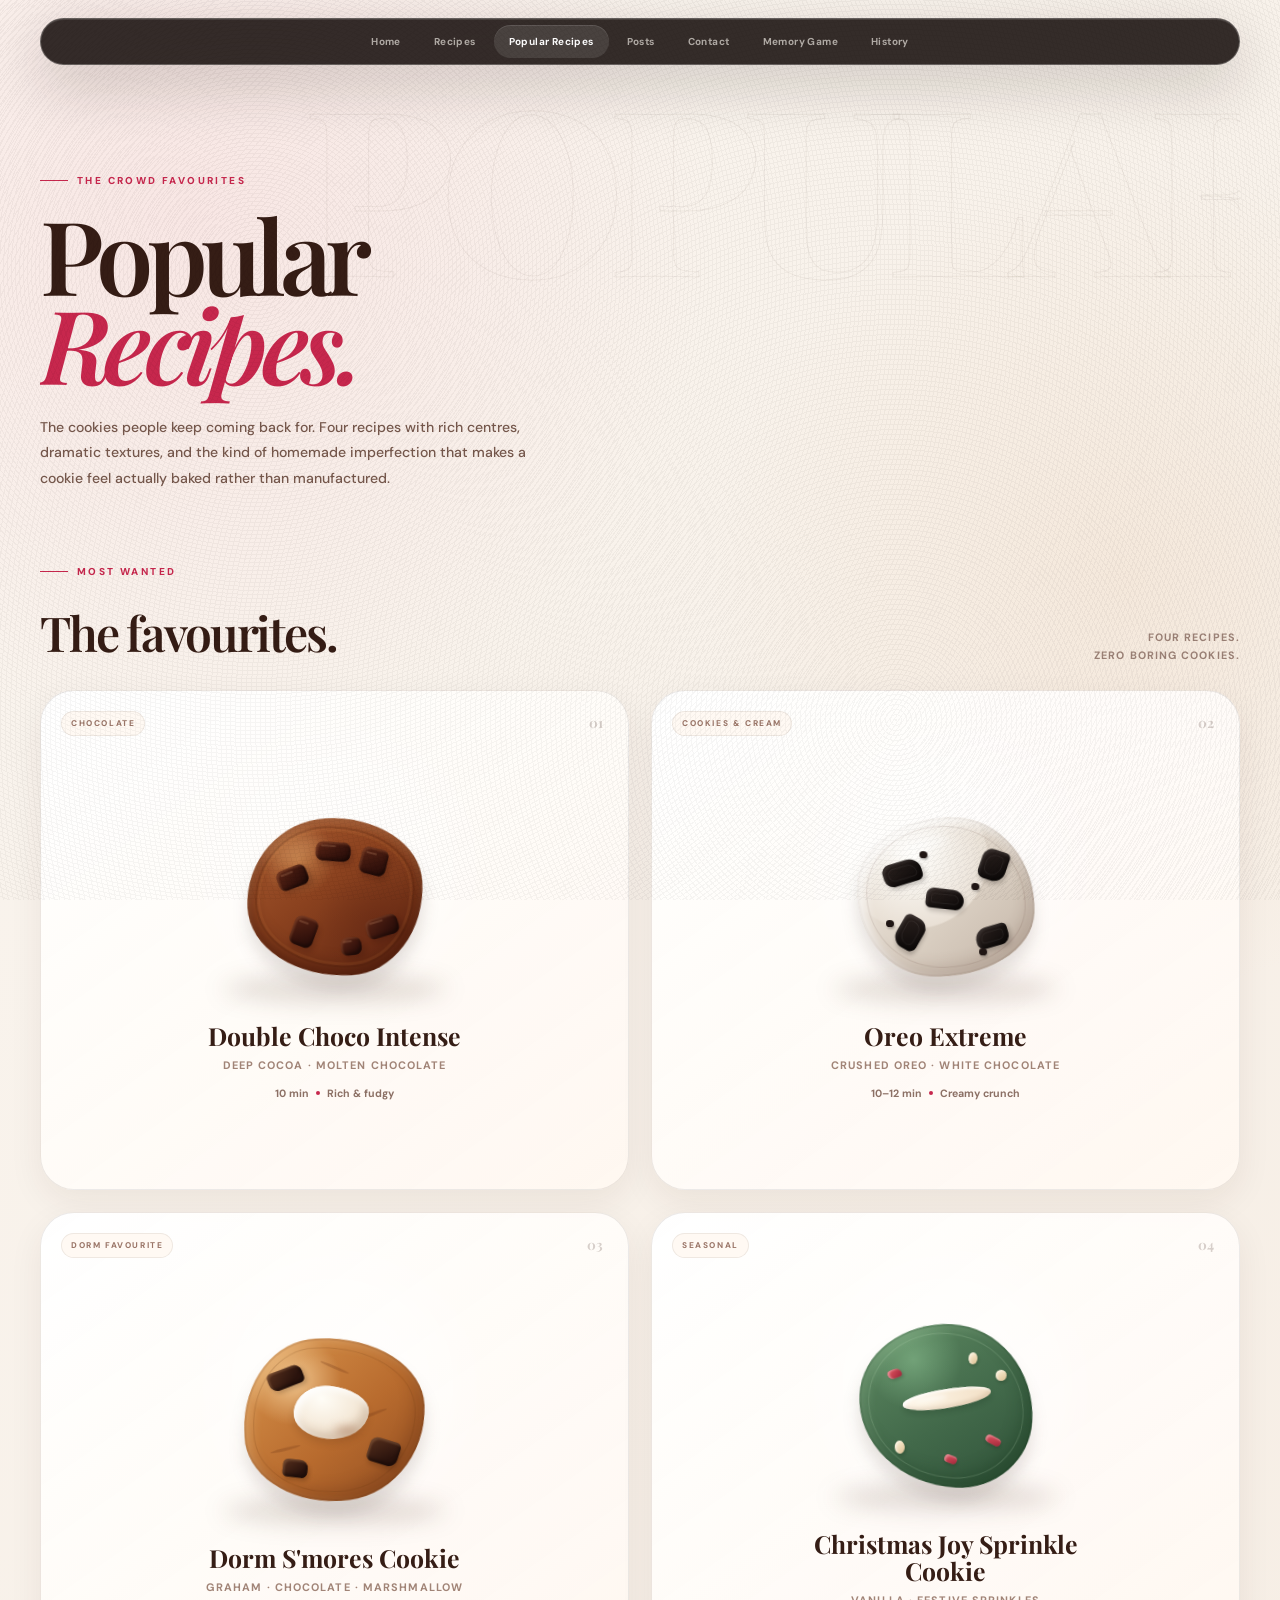
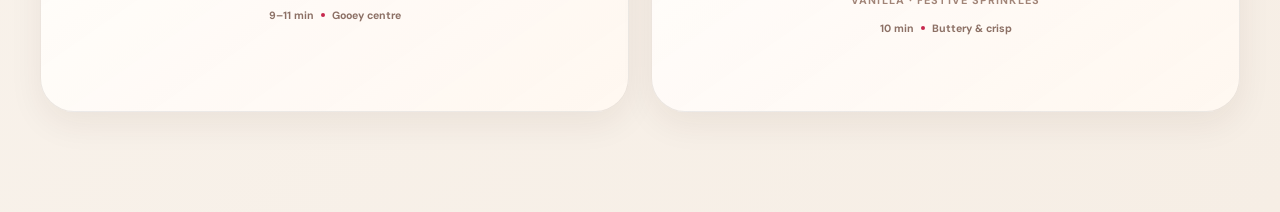
<file: PopularRecipes.html>
<!DOCTYPE html>
<html lang="en">
<head>
    <meta charset="UTF-8">
    <meta name="viewport" content="width=device-width, initial-scale=1.0">

    <title>Popular Recipes — Cookie Vault</title>

    <link rel="preconnect" href="https://fonts.googleapis.com">
    <link rel="preconnect" href="https://fonts.gstatic.com" crossorigin>
    <link href="https://fonts.googleapis.com/css2?family=DM+Sans:wght@400;500;600;700;800&family=Playfair+Display:ital,wght@0,500;0,600;0,700;0,800;1,500;1,600&display=swap" rel="stylesheet">

    <style>
        :root {
            --cream: #f7f0e8;
            --paper: #fffaf5;
            --brown: #351d15;
            --brown-soft: #76584c;
            --red: #c7274d;
            --pink: #f1c6cd;
            --line: rgba(53, 29, 21, 0.09);
            --muted: #9b8176;
        }

        * {
            box-sizing: border-box;
            margin: 0;
            padding: 0;
        }

        html {
            scroll-behavior: smooth;
        }

        body {
            min-height: 100vh;
            background:
                radial-gradient(
                    circle at 15% 12%,
                    rgba(244, 194, 202, 0.28),
                    transparent 27%
                ),
                radial-gradient(
                    circle at 88% 32%,
                    rgba(235, 204, 174, 0.24),
                    transparent 25%
                ),
                linear-gradient(135deg, #faf5ef 0%, #f6eee5 100%);
            color: var(--brown);
            font-family: "DM Sans", sans-serif;
            overflow-x: hidden;
        }

        body::before {
            content: "";
            position: fixed;
            inset: 0;
            pointer-events: none;
            z-index: 999;
            opacity: 0.035;
            background-image:
                repeating-radial-gradient(
                    circle at 20% 30%,
                    #000 0 1px,
                    transparent 1px 4px
                ),
                repeating-radial-gradient(
                    circle at 70% 80%,
                    #000 0 1px,
                    transparent 1px 5px
                );
        }

        a {
            color: inherit;
            text-decoration: none;
        }

        button {
            font: inherit;
        }

        /* =========================
           NAVIGATION
        ========================= */

        header {
            position: fixed;
            top: 18px;
            left: 50%;
            transform: translateX(-50%);
            z-index: 100;
            width: min(1200px, calc(100% - 30px));
        }

        nav {
            display: flex;
            justify-content: center;
            gap: 3px;
            padding: 6px;
            border: 1px solid rgba(255, 255, 255, 0.25);
            border-radius: 100px;
            background: rgba(25, 17, 14, 0.88);
            backdrop-filter: blur(25px);
            -webkit-backdrop-filter: blur(25px);
            box-shadow:
                0 18px 60px rgba(30, 15, 10, 0.20),
                inset 0 1px rgba(255, 255, 255, 0.10);
        }

        nav a {
            padding: 10px 15px;
            border-radius: 100px;
            color: rgba(255, 250, 244, 0.62);
            font-size: 10px;
            font-weight: 700;
            letter-spacing: 0.04em;
            white-space: nowrap;
            transition:
                background 0.3s ease,
                color 0.3s ease,
                transform 0.3s ease;
        }

        nav a:hover {
            background: rgba(255, 255, 255, 0.10);
            color: white;
            transform: translateY(-1px);
        }

        nav a.active {
            background: rgba(255, 255, 255, 0.10);
            color: #fff;
            box-shadow: inset 0 1px rgba(255, 255, 255, 0.12);
        }

        /* =========================
           PAGE HEADER
        ========================= */

        .page {
            width: min(1200px, calc(100% - 40px));
            margin: 0 auto;
        }

        .hero {
            position: relative;
            min-height: 500px;
            padding:
                165px 0
                65px;
            display: flex;
            align-items: center;
            overflow: hidden;
        }

        .hero::before {
            content: "POPULAR";
            position: absolute;
            right: -55px;
            top: 90px;
            color: transparent;
            -webkit-text-stroke: 1px rgba(53, 29, 21, 0.055);
            font-family: "Playfair Display", serif;
            font-size: clamp(7rem, 18vw, 15rem);
            font-weight: 800;
            line-height: 0.8;
            letter-spacing: -0.07em;
            pointer-events: none;
        }

        .hero-content {
            position: relative;
            z-index: 2;
            max-width: 720px;
        }

        .eyebrow {
            display: inline-flex;
            align-items: center;
            gap: 9px;
            margin-bottom: 22px;
            color: var(--red);
            font-size: 10px;
            font-weight: 800;
            letter-spacing: 2.4px;
            text-transform: uppercase;
        }

        .eyebrow::before {
            content: "";
            width: 28px;
            height: 1px;
            background: var(--red);
        }

        .hero h1 {
            max-width: 760px;
            font-family: "Playfair Display", serif;
            font-size: clamp(4rem, 8vw, 7.5rem);
            font-weight: 600;
            letter-spacing: -0.065em;
            line-height: 0.87;
        }

        .hero h1 span {
            color: var(--red);
            font-style: italic;
        }

        .hero-copy {
            max-width: 510px;
            margin-top: 28px;
            color: var(--brown-soft);
            font-size: 0.88rem;
            font-weight: 500;
            line-height: 1.8;
        }

        .collection-heading {
            display: flex;
            align-items: flex-end;
            justify-content: space-between;
            gap: 20px;
            margin-bottom: 26px;
        }

        .collection-heading h2 {
            font-family: "Playfair Display", serif;
            font-size: clamp(2rem, 4vw, 3rem);
            font-weight: 600;
            letter-spacing: -0.045em;
        }

        .collection-heading p {
            max-width: 260px;
            color: var(--muted);
            font-size: 0.67rem;
            font-weight: 700;
            letter-spacing: 1.1px;
            line-height: 1.7;
            text-align: right;
            text-transform: uppercase;
        }

        /* =========================
           CARD GRID
        ========================= */

        .recipes-grid {
            display: grid;
            grid-template-columns: repeat(2, minmax(0, 1fr));
            gap: 22px;
            padding-bottom: 100px;
        }

        .card {
            position: relative;
            min-height: 500px;
            padding: 32px 30px 38px;
            display: flex;
            flex-direction: column;
            align-items: center;
            justify-content: center;
            text-align: center;
            overflow: hidden;
            cursor: pointer;

            background:
                linear-gradient(
                    145deg,
                    rgba(255, 255, 255, 0.97),
                    rgba(255, 248, 241, 0.91)
                );

            border: 1px solid var(--line);
            border-radius: 34px;

            box-shadow:
                0 12px 35px rgba(53, 29, 21, 0.065);

            transition:
                transform 0.45s cubic-bezier(.2, .8, .2, 1),
                box-shadow 0.45s ease,
                border-color 0.45s ease;
        }

        .card::before {
            content: "";
            position: absolute;
            width: 250px;
            height: 250px;
            left: 50%;
            top: 34%;
            transform: translate(-50%, -50%);
            border-radius: 50%;
            background: rgba(255, 255, 255, 0.46);
            filter: blur(30px);
            pointer-events: none;
        }

        .card::after {
            content: "OPEN RECIPE  →";
            position: absolute;
            bottom: 20px;
            color: var(--red);
            font-size: 0.59rem;
            font-weight: 800;
            letter-spacing: 1.8px;
            opacity: 0;
            transform: translateY(7px);
            transition:
                opacity 0.3s ease,
                transform 0.3s ease;
        }

        .card:hover {
            transform: translateY(-10px);
            border-color: rgba(199, 39, 77, 0.20);
            box-shadow:
                0 30px 70px rgba(53, 29, 21, 0.14),
                0 8px 20px rgba(199, 39, 77, 0.06);
        }

        .card:hover::after {
            opacity: 1;
            transform: translateY(0);
        }

        .card-badge {
            position: absolute;
            top: 20px;
            left: 20px;
            z-index: 10;
            padding: 6px 9px;
            color: #9b7668;
            background: rgba(255, 248, 241, 0.85);
            border: 1px solid rgba(53, 29, 21, 0.08);
            border-radius: 999px;
            font-size: 0.52rem;
            font-weight: 800;
            letter-spacing: 1.6px;
            text-transform: uppercase;
        }

        .card-index {
            position: absolute;
            top: 22px;
            right: 25px;
            z-index: 10;
            color: rgba(53, 29, 21, 0.20);
            font-family: "Playfair Display", serif;
            font-size: 0.85rem;
            font-weight: 700;
        }

        .cookie-stage {
            position: relative;
            z-index: 3;
            width: 255px;
            height: 245px;
            margin-bottom: 3px;
            display: grid;
            place-items: center;
        }

        .plate-shadow {
            position: absolute;
            width: 190px;
            height: 28px;
            bottom: 17px;
            border-radius: 50%;
            background: rgba(60, 29, 18, 0.14);
            filter: blur(11px);
            transform: scaleX(1.16);
        }

        /* =====================================================
           MASTER COOKIE
           These are NOT circles.
           Every cookie has an irregular silhouette.
        ===================================================== */

        .cookie-shape {
            position: relative;
            width: 172px;
            height: 162px;
            flex-shrink: 0;

            animation:
                bakeryFloat 5.4s ease-in-out infinite;

            filter:
                drop-shadow(0 14px 8px rgba(53, 29, 21, 0.13));

            transition:
                transform 0.45s cubic-bezier(.2, .8, .2, 1),
                filter 0.45s ease;
        }

        .card:hover .cookie-shape {
            animation-play-state: paused;
            transform:
                translateY(-6px)
                rotate(-2deg)
                scale(1.075);
            filter:
                drop-shadow(0 18px 13px rgba(53, 29, 21, 0.18));
        }

        @keyframes bakeryFloat {
            0%, 100% {
                transform: translateY(0) rotate(-1deg);
            }

            50% {
                transform: translateY(-7px) rotate(1.2deg);
            }
        }

        /* =====================================================
           DOUBLE CHOCOLATE
        ===================================================== */

        .double-choco {
            width: 176px;
            height: 158px;

            border-radius:
                47% 53% 43% 57%
                / 54% 43% 57% 46%;

            background:
                radial-gradient(
                    ellipse at 30% 25%,
                    rgba(255, 194, 118, 0.38),
                    transparent 22%
                ),
                radial-gradient(
                    ellipse at 72% 68%,
                    rgba(87, 29, 15, 0.30),
                    transparent 34%
                ),
                linear-gradient(
                    145deg,
                    #a85b31 0%,
                    #8b421f 43%,
                    #713117 74%,
                    #54200f 100%
                );

            box-shadow:
                inset 0 7px 9px rgba(255, 213, 157, 0.18),
                inset 0 -10px 16px rgba(49, 16, 7, 0.34),
                inset 7px 0 10px rgba(63, 20, 9, 0.22);

            transform: rotate(-3deg);
        }

        .double-choco::before {
            content: "";
            position: absolute;
            inset: 8px;
            border-radius:
                45% 55% 42% 58%
                / 52% 44% 56% 48%;
            border: 2px solid rgba(63, 22, 9, 0.18);
            box-shadow:
                inset 0 0 0 3px rgba(242, 159, 83, 0.09);
        }

        .double-choco::after {
            content: "";
            position: absolute;
            width: 55px;
            height: 24px;
            left: 23px;
            top: 17px;
            border-radius: 50%;
            background: rgba(255, 215, 165, 0.13);
            filter: blur(7px);
            transform: rotate(-12deg);
        }

        .choc {
            position: absolute;
            z-index: 4;
            background:
                linear-gradient(
                    145deg,
                    #5b2515,
                    #34120c 65%,
                    #210b08
                );
            border-radius: 7px;
            box-shadow:
                inset 2px 2px 2px rgba(255, 159, 102, 0.18),
                inset -2px -3px 3px rgba(0, 0, 0, 0.28),
                3px 4px 5px rgba(46, 15, 8, 0.20);
        }

        .choc::after {
            content: "";
            position: absolute;
            width: 42%;
            height: 2px;
            left: 15%;
            top: 17%;
            border-radius: 10px;
            background: rgba(255, 195, 147, 0.18);
        }

        .double-choco .choc-1 {
            width: 31px;
            height: 21px;
            left: 31px;
            top: 47px;
            transform: rotate(-18deg);
        }

        .double-choco .choc-2 {
            width: 27px;
            height: 27px;
            right: 34px;
            top: 32px;
            transform: rotate(17deg);
        }

        .double-choco .choc-3 {
            width: 35px;
            height: 19px;
            left: 71px;
            top: 24px;
            transform: rotate(7deg);
        }

        .double-choco .choc-4 {
            width: 24px;
            height: 30px;
            left: 43px;
            bottom: 31px;
            transform: rotate(23deg);
        }

        .double-choco .choc-5 {
            width: 33px;
            height: 20px;
            right: 26px;
            bottom: 37px;
            transform: rotate(-14deg);
        }

        .double-choco .choc-6 {
            width: 21px;
            height: 18px;
            left: 91px;
            bottom: 20px;
            transform: rotate(-5deg);
        }

        /* =====================================================
           OREO EXTREME
        ===================================================== */

        .oreo-flavor {
            width: 178px;
            height: 160px;

            border-radius:
                54% 46% 57% 43%
                / 45% 58% 42% 55%;

            background:
                radial-gradient(
                    ellipse at 31% 26%,
                    #fffefb 0%,
                    #e9e0d5 42%,
                    transparent 43%
                ),
                linear-gradient(
                    135deg,
                    #f5eee5,
                    #d9cec1 57%,
                    #c1b2a4
                );

            box-shadow:
                inset 7px 6px 12px rgba(255, 255, 255, 0.76),
                inset -8px -10px 14px rgba(93, 67, 54, 0.17),
                inset 0 0 0 2px rgba(108, 82, 67, 0.12);
            transform: rotate(2deg);
        }

        .oreo-flavor::before {
            content: "";
            position: absolute;
            inset: 9px;
            border-radius:
                49% 51% 53% 47%
                / 47% 56% 44% 53%;
            border: 1px solid rgba(92, 67, 55, 0.13);
        }

        .oreo-flavor::after {
            content: "";
            position: absolute;
            width: 60px;
            height: 14px;
            top: 22px;
            left: 30px;
            border-radius: 50%;
            background: rgba(255,255,255,0.62);
            filter: blur(6px);
            transform: rotate(-17deg);
        }

        .oreo-piece {
            position: absolute;
            z-index: 4;
            background:
                linear-gradient(
                    145deg,
                    #2b211e,
                    #15100f 70%,
                    #0d0908
                );
            box-shadow:
                inset 2px 2px 3px rgba(255,255,255,0.10),
                inset -2px -3px 4px rgba(0,0,0,0.35),
                2px 3px 4px rgba(31, 21, 17, 0.22);
        }

        .oreo-piece::after {
            content: "";
            position: absolute;
            inset: 5px;
            border-radius: inherit;
            border: 1px solid rgba(255,255,255,0.06);
        }

        .oreo-flavor .piece-1 {
            width: 39px;
            height: 23px;
            left: 25px;
            top: 46px;
            border-radius: 8px 13px 6px 10px;
            transform: rotate(-19deg);
        }

        .oreo-flavor .piece-2 {
            width: 27px;
            height: 31px;
            right: 29px;
            top: 31px;
            border-radius: 10px 5px 12px 7px;
            transform: rotate(17deg);
        }

        .oreo-flavor .piece-3 {
            width: 38px;
            height: 20px;
            left: 69px;
            top: 72px;
            border-radius: 8px 12px 9px 5px;
            transform: rotate(5deg);
        }

        .oreo-flavor .piece-4 {
            width: 25px;
            height: 34px;
            left: 42px;
            bottom: 26px;
            border-radius: 6px 11px 7px 12px;
            transform: rotate(28deg);
        }

        .oreo-flavor .piece-5 {
            width: 33px;
            height: 21px;
            right: 25px;
            bottom: 32px;
            border-radius: 12px 5px 9px 7px;
            transform: rotate(-18deg);
        }

        .oreo-crumb {
            position: absolute;
            z-index: 5;
            width: 8px;
            height: 7px;
            border-radius: 45% 55% 50% 50%;
            background: #201614;
            box-shadow: 1px 2px 2px rgba(0,0,0,0.2);
        }

        .oreo-flavor .crumb-1 {
            left: 61px;
            top: 35px;
        }

        .oreo-flavor .crumb-2 {
            right: 56px;
            top: 65px;
        }

        .oreo-flavor .crumb-3 {
            left: 30px;
            bottom: 48px;
        }

        .oreo-flavor .crumb-4 {
            right: 46px;
            bottom: 23px;
        }

        /* =====================================================
           S'MORES
        ===================================================== */

        .smores {
            width: 181px;
            height: 163px;

            border-radius:
                42% 58% 49% 51%
                / 56% 44% 58% 42%;

            background:
                radial-gradient(
                    ellipse at 28% 25%,
                    rgba(255, 223, 171, 0.72),
                    transparent 26%
                ),
                linear-gradient(
                    140deg,
                    #d9954d,
                    #b86b2e 56%,
                    #8e4b20
                );

            box-shadow:
                inset 6px 5px 12px rgba(255, 224, 174, 0.28),
                inset -9px -11px 15px rgba(91, 39, 13, 0.27),
                inset 0 0 0 2px rgba(107, 52, 20, 0.18);

            transform: rotate(-2deg);
        }

        .smores::before {
            content: "";
            position: absolute;
            inset: 9px;
            border-radius:
                40% 60% 51% 49%
                / 55% 46% 57% 43%;
            border: 1px solid rgba(103, 53, 20, 0.19);
        }

        .marshmallow {
            position: absolute;
            z-index: 3;
            width: 75px;
            height: 53px;
            left: 50px;
            top: 48px;

            border-radius:
                45% 55% 53% 47%
                / 55% 43% 57% 45%;

            background:
                radial-gradient(
                    ellipse at 35% 25%,
                    #fffdf7,
                    #f4e8d7 55%,
                    #d8c1a7
                );

            box-shadow:
                inset 4px 4px 7px rgba(255,255,255,0.9),
                inset -5px -7px 9px rgba(128,91,59,0.17),
                0 5px 7px rgba(83,43,20,0.16);

            transform: rotate(7deg);
        }

        .marshmallow::after {
            content: "";
            position: absolute;
            width: 25px;
            height: 10px;
            right: 8px;
            bottom: 5px;
            border-radius: 50%;
            background: rgba(139, 72, 30, 0.27);
            filter: blur(4px);
        }

        .smores-choc {
            position: absolute;
            z-index: 5;
            background:
                linear-gradient(
                    140deg,
                    #57301d,
                    #2a130d 72%
                );
            box-shadow:
                inset 2px 2px 2px rgba(255,196,134,0.18),
                inset -2px -3px 3px rgba(0,0,0,0.3),
                2px 3px 4px rgba(54,23,10,0.24);
        }

        .smores-choc.one {
            width: 36px;
            height: 19px;
            left: 25px;
            top: 29px;
            transform: rotate(-19deg);
            border-radius: 5px 8px 5px 9px;
        }

        .smores-choc.two {
            width: 31px;
            height: 25px;
            right: 27px;
            bottom: 35px;
            transform: rotate(19deg);
            border-radius: 8px 5px 9px 6px;
        }

        .smores-choc.three {
            width: 25px;
            height: 18px;
            left: 37px;
            bottom: 25px;
            transform: rotate(8deg);
            border-radius: 5px 8px 6px 5px;
        }

        .graham-line {
            position: absolute;
            z-index: 2;
            width: 31px;
            height: 3px;
            border-radius: 50%;
            background: rgba(104, 49, 18, 0.25);
        }

        .graham-line.one {
            left: 77px;
            top: 28px;
            transform: rotate(25deg);
        }

        .graham-line.two {
            right: 37px;
            top: 76px;
            transform: rotate(-18deg);
        }

        .graham-line.three {
            left: 25px;
            bottom: 52px;
            transform: rotate(-12deg);
        }

        /* =====================================================
           CHRISTMAS JOY
        ===================================================== */

        .christmas-cookie {
            width: 174px;
            height: 163px;

            border-radius:
                51% 49% 42% 58%
                / 46% 57% 43% 54%;

            background:
                radial-gradient(
                    ellipse at 30% 23%,
                    rgba(149, 203, 155, 0.48),
                    transparent 28%
                ),
                linear-gradient(
                    145deg,
                    #5f8b63,
                    #42694a 56%,
                    #2f5138
                );

            box-shadow:
                inset 7px 5px 11px rgba(194, 229, 191, 0.19),
                inset -9px -11px 16px rgba(24, 55, 29, 0.38),
                inset 0 0 0 2px rgba(28, 67, 36, 0.22);

            transform: rotate(3deg);
        }

        .christmas-cookie::before {
            content: "";
            position: absolute;
            inset: 9px;
            border-radius:
                48% 52% 43% 57%
                / 47% 55% 45% 53%;
            border: 1px solid rgba(205, 235, 201, 0.17);
        }

        .christmas-icing {
            position: absolute;
            z-index: 4;
            width: 89px;
            height: 19px;
            left: 43px;
            top: 65px;

            border-radius: 50% 42% 55% 45%;

            background:
                linear-gradient(
                    100deg,
                    #fff9ed,
                    #f2dfc5
                );

            box-shadow:
                inset 2px 2px 3px rgba(255,255,255,0.8),
                inset -2px -3px 4px rgba(140,99,62,0.16),
                0 4px 5px rgba(22,44,25,0.18);

            transform: rotate(-11deg);
        }

        .christmas-icing::after {
            content: "";
            position: absolute;
            width: 32px;
            height: 5px;
            left: 13px;
            top: 5px;
            border-radius: 50%;
            background: rgba(255,255,255,0.58);
            filter: blur(2px);
        }

        .festive-piece {
            position: absolute;
            z-index: 6;
            box-shadow:
                inset 2px 1px 2px rgba(255,255,255,0.35),
                1px 2px 3px rgba(20,35,20,0.20);
        }

        .festive-piece.red {
            background:
                linear-gradient(
                    145deg,
                    #e45561,
                    #9d2639
                );
        }

        .festive-piece.cream {
            background:
                linear-gradient(
                    145deg,
                    #fff5dc,
                    #dcbf92
                );
        }

        .festive-piece.one {
            width: 14px;
            height: 9px;
            left: 27px;
            top: 48px;
            border-radius: 5px 8px 4px 7px;
            transform: rotate(-25deg);
        }

        .festive-piece.two {
            width: 11px;
            height: 11px;
            right: 28px;
            top: 43px;
            border-radius: 50%;
        }

        .festive-piece.three {
            width: 16px;
            height: 8px;
            right: 30px;
            bottom: 45px;
            border-radius: 6px;
            transform: rotate(25deg);
        }

        .festive-piece.four {
            width: 10px;
            height: 13px;
            left: 38px;
            bottom: 31px;
            border-radius: 50%;
            transform: rotate(-8deg);
        }

        .festive-piece.five {
            width: 13px;
            height: 8px;
            left: 88px;
            bottom: 24px;
            border-radius: 5px;
            transform: rotate(19deg);
        }

        .festive-piece.six {
            width: 9px;
            height: 12px;
            right: 58px;
            top: 27px;
            border-radius: 50%;
        }

        /* =========================
           CARD TEXT
        ========================= */

        .card h3 {
            position: relative;
            z-index: 5;
            max-width: 340px;
            color: var(--brown);
            font-family: "Playfair Display", serif;
            font-size: 1.55rem;
            font-weight: 700;
            line-height: 1.08;
            transition: color 0.3s ease;
        }

        .card:hover h3 {
            color: var(--red);
        }

        .card-subtitle {
            position: relative;
            z-index: 5;
            margin-top: 8px;
            color: #a18477;
            font-size: 0.68rem;
            font-weight: 700;
            letter-spacing: 1.1px;
            text-transform: uppercase;
        }

        .card-meta {
            position: relative;
            z-index: 5;
            display: flex;
            align-items: center;
            gap: 7px;
            margin-top: 15px;
            color: #8c7065;
            font-size: 0.66rem;
            font-weight: 700;
        }

        .meta-dot {
            width: 4px;
            height: 4px;
            border-radius: 50%;
            background: var(--red);
        }

        /* =========================
           REVEAL
        ========================= */

        .reveal {
            opacity: 0;
            transform: translateY(24px);
            transition:
                opacity 0.7s ease,
                transform 0.7s cubic-bezier(.2,.8,.2,1);
        }

        .reveal.visible {
            opacity: 1;
            transform: translateY(0);
        }

        /* =========================
           MODAL
        ========================= */

        .modal {
            position: fixed;
            inset: 0;
            z-index: 500;
            display: none;
            place-items: center;
            padding: 20px;

            background: rgba(35, 20, 15, 0.58);
            backdrop-filter: blur(15px);
            -webkit-backdrop-filter: blur(15px);
        }

        .modal.show {
            display: grid;
            animation: modalFade 0.25s ease;
        }

        @keyframes modalFade {
            from {
                opacity: 0;
            }

            to {
                opacity: 1;
            }
        }

        .modal-box {
            position: relative;
            width: min(720px, 100%);
            max-height: min(760px, calc(100vh - 40px));
            overflow-y: auto;
            padding: 42px;

            background:
                linear-gradient(
                    145deg,
                    #fffdf9,
                    #f8eee5
                );

            border: 1px solid rgba(255,255,255,0.7);
            border-radius: 34px;

            box-shadow:
                0 35px 100px rgba(20, 10, 6, 0.28);
        }

        .modal-close {
            position: absolute;
            top: 18px;
            right: 18px;
            width: 40px;
            height: 40px;
            display: grid;
            place-items: center;

            border: 1px solid rgba(53,29,21,0.09);
            border-radius: 50%;
            background: rgba(255,255,255,0.7);
            color: var(--brown);
            cursor: pointer;
            font-size: 18px;

            transition:
                transform 0.25s ease,
                background 0.25s ease;
        }

        .modal-close:hover {
            transform: rotate(90deg);
            background: #fff;
        }

        .modal-kicker {
            margin-bottom: 10px;
            color: var(--red);
            font-size: 9px;
            font-weight: 800;
            letter-spacing: 2px;
            text-transform: uppercase;
        }

        .modal-box h2 {
            max-width: 580px;
            margin-bottom: 30px;
            font-family: "Playfair Display", serif;
            font-size: clamp(2.2rem, 5vw, 3.5rem);
            font-weight: 600;
            letter-spacing: -0.05em;
            line-height: 0.98;
        }

        .modal-section {
            margin-top: 28px;
        }

        .modal-section h3 {
            margin-bottom: 13px;
            color: var(--brown);
            font-size: 0.72rem;
            font-weight: 800;
            letter-spacing: 1.8px;
            text-transform: uppercase;
        }

        .modal-section ul,
        .modal-section ol {
            padding-left: 21px;
        }

        .modal-section li {
            margin-bottom: 9px;
            color: #73594e;
            font-size: 0.82rem;
            font-weight: 500;
            line-height: 1.65;
        }

        /* =========================
           RESPONSIVE
        ========================= */

        @media (max-width: 1000px) {
            header {
                top: 12px;
            }

            nav {
                justify-content: flex-start;
                overflow-x: auto;
                scrollbar-width: none;
            }

            nav::-webkit-scrollbar {
                display: none;
            }

            nav a {
                padding: 10px 13px;
            }

            .hero {
                padding-top: 145px;
            }
        }

        @media (max-width: 760px) {
            .page {
                width: min(100% - 28px, 600px);
            }

            .hero {
                min-height: 420px;
                padding-top: 150px;
            }

            .hero h1 {
                font-size: clamp(3.5rem, 17vw, 5.8rem);
            }

            .hero::before {
                top: 120px;
                right: -80px;
                font-size: 7rem;
            }

            .collection-heading {
                display: block;
            }

            .collection-heading p {
                margin-top: 10px;
                text-align: left;
            }

            .recipes-grid {
                grid-template-columns: 1fr;
                gap: 18px;
            }

            .card {
                min-height: 475px;
            }

            .modal-box {
                padding: 32px 24px;
                border-radius: 27px;
            }
        }

        @media (max-width: 450px) {
            nav a {
                font-size: 9px;
                padding: 10px 11px;
            }

            .hero {
                padding-top: 140px;
            }

            .hero h1 {
                font-size: 3.7rem;
            }

            .cookie-stage {
                transform: scale(0.92);
                margin-top: -4px;
                margin-bottom: -8px;
            }

            .card {
                min-height: 450px;
                border-radius: 28px;
            }
        }

        @media (prefers-reduced-motion: reduce) {
            *,
            *::before,
            *::after {
                scroll-behavior: auto !important;
                animation-duration: 0.01ms !important;
                animation-iteration-count: 1 !important;
                transition-duration: 0.01ms !important;
            }

            .reveal {
                opacity: 1;
                transform: none;
            }
        }
    </style>
</head>

<body>

    <!-- =========================
         NAVBAR
    ========================== -->

    <header id="6abbw7">
        <nav>
            <a href="Index.html">Home</a>
            <a href="Recipes.html">Recipes</a>
            <a href="PopularRecipes.html" class="active">Popular Recipes</a>
            <a href="Posts.html">Posts</a>
            <a href="Contactus.html">Contact</a>
            <a href="MemoryGame.html">Memory Game</a>
            <a href="History.html">History</a>
        </nav>
    </header>


    <main>

        <!-- =========================
             HERO
        ========================== -->

        <section class="hero page">
            <div class="hero-content">
                <div class="eyebrow">
                    The crowd favourites
                </div>

                <h1>
                    Popular<br>
                    <span>Recipes.</span>
                </h1>

                <p class="hero-copy">
                    The cookies people keep coming back for.
                    Four recipes with rich centres, dramatic textures,
                    and the kind of homemade imperfection that makes
                    a cookie feel actually baked rather than manufactured.
                </p>
            </div>
        </section>


        <!-- =========================
             COLLECTION
        ========================== -->

        <section class="page">

            <div class="collection-heading">
                <div>
                    <div class="eyebrow">
                        Most wanted
                    </div>

                    <h2>
                        The favourites.
                    </h2>
                </div>

                <p>
                    Four recipes.<br>
                    Zero boring cookies.
                </p>
            </div>


            <div class="recipes-grid">

                <!-- DOUBLE CHOCO -->

                <article
                    class="card reveal"
                    role="button"
                    tabindex="0"
                    onclick="openPopularRecipe('double-choco')"
                    onkeydown="handleCardKey(event, 'double-choco')"
                >
                    <span class="card-badge">
                        Chocolate
                    </span>

                    <span class="card-index">
                        01
                    </span>

                    <div class="cookie-stage">

                        <div class="plate-shadow"></div>

                        <div class="cookie-shape double-choco">

                            <span class="choc choc-1"></span>
                            <span class="choc choc-2"></span>
                            <span class="choc choc-3"></span>
                            <span class="choc choc-4"></span>
                            <span class="choc choc-5"></span>
                            <span class="choc choc-6"></span>

                        </div>
                    </div>

                    <h3>
                        Double Choco Intense
                    </h3>

                    <p class="card-subtitle">
                        Deep cocoa · molten chocolate
                    </p>

                    <div class="card-meta">
                        <span>10 min</span>
                        <span class="meta-dot"></span>
                        <span>Rich & fudgy</span>
                    </div>
                </article>


                <!-- OREO -->

                <article
                    class="card reveal"
                    role="button"
                    tabindex="0"
                    onclick="openPopularRecipe('oreo')"
                    onkeydown="handleCardKey(event, 'oreo')"
                >
                    <span class="card-badge">
                        Cookies & cream
                    </span>

                    <span class="card-index">
                        02
                    </span>

                    <div class="cookie-stage">

                        <div class="plate-shadow"></div>

                        <div class="cookie-shape oreo-flavor">

                            <span class="oreo-piece piece-1"></span>
                            <span class="oreo-piece piece-2"></span>
                            <span class="oreo-piece piece-3"></span>
                            <span class="oreo-piece piece-4"></span>
                            <span class="oreo-piece piece-5"></span>

                            <span class="oreo-crumb crumb-1"></span>
                            <span class="oreo-crumb crumb-2"></span>
                            <span class="oreo-crumb crumb-3"></span>
                            <span class="oreo-crumb crumb-4"></span>

                        </div>
                    </div>

                    <h3>
                        Oreo Extreme
                    </h3>

                    <p class="card-subtitle">
                        Crushed Oreo · white chocolate
                    </p>

                    <div class="card-meta">
                        <span>10–12 min</span>
                        <span class="meta-dot"></span>
                        <span>Creamy crunch</span>
                    </div>
                </article>


                <!-- S'MORES -->

                <article
                    class="card reveal"
                    role="button"
                    tabindex="0"
                    onclick="openPopularRecipe('smores')"
                    onkeydown="handleCardKey(event, 'smores')"
                >
                    <span class="card-badge">
                        Dorm favourite
                    </span>

                    <span class="card-index">
                        03
                    </span>

                    <div class="cookie-stage">

                        <div class="plate-shadow"></div>

                        <div class="cookie-shape smores">

                            <span class="marshmallow"></span>

                            <span class="smores-choc one"></span>
                            <span class="smores-choc two"></span>
                            <span class="smores-choc three"></span>

                            <span class="graham-line one"></span>
                            <span class="graham-line two"></span>
                            <span class="graham-line three"></span>

                        </div>
                    </div>

                    <h3>
                        Dorm S'mores Cookie
                    </h3>

                    <p class="card-subtitle">
                        Graham · chocolate · marshmallow
                    </p>

                    <div class="card-meta">
                        <span>9–11 min</span>
                        <span class="meta-dot"></span>
                        <span>Gooey centre</span>
                    </div>
                </article>


                <!-- CHRISTMAS -->

                <article
                    class="card reveal"
                    role="button"
                    tabindex="0"
                    onclick="openPopularRecipe('christmas')"
                    onkeydown="handleCardKey(event, 'christmas')"
                >
                    <span class="card-badge">
                        Seasonal
                    </span>

                    <span class="card-index">
                        04
                    </span>

                    <div class="cookie-stage">

                        <div class="plate-shadow"></div>

                        <div class="cookie-shape christmas-cookie">

                            <span class="christmas-icing"></span>

                            <span class="festive-piece red one"></span>
                            <span class="festive-piece cream two"></span>
                            <span class="festive-piece red three"></span>
                            <span class="festive-piece cream four"></span>
                            <span class="festive-piece red five"></span>
                            <span class="festive-piece cream six"></span>

                        </div>
                    </div>

                    <h3>
                        Christmas Joy Sprinkle Cookie
                    </h3>

                    <p class="card-subtitle">
                        Vanilla · festive sprinkles
                    </p>

                    <div class="card-meta">
                        <span>10 min</span>
                        <span class="meta-dot"></span>
                        <span>Buttery & crisp</span>
                    </div>
                </article>

            </div>
        </section>

    </main>


    <!-- =========================
         RECIPE MODAL
    ========================== -->

    <div
        class="modal"
        id="recipeModal"
        aria-hidden="true"
        role="dialog"
        aria-modal="true"
    >

        <div
            class="modal-box"
            onclick="event.stopPropagation()"
        >

            <button
                class="modal-close"
                type="button"
                aria-label="Close recipe"
                onclick="closePopularRecipe()"
            >
                ×
            </button>

            <div class="modal-kicker">
                Popular recipe
            </div>

            <h2 id="modalTitle">
                Recipe
            </h2>

            <div class="modal-section">
                <h3>
                    Ingredients
                </h3>

                <ul id="modalIngredients"></ul>
            </div>

            <div class="modal-section">
                <h3>
                    Method
                </h3>

                <ol id="modalSteps"></ol>
            </div>

        </div>
    </div>


    <script>
        const popularCookieData = {
            "double-choco": {
                title: "Double Choco Intense",

                ingredients: [
                    "100g Softened Butter",
                    "90g Brown Sugar",
                    "130g Flour",
                    "30g Dark Cocoa Powder",
                    "100g Dark Chocolate Chips"
                ],

                steps: [
                    "Cream butter and brown sugar together until light and fluffy.",
                    "Sift in flour and cocoa powder, then mix together well.",
                    "Fold in a generous amount of dark chocolate chips.",
                    "Bake at 175°C for 10 minutes for a rich, fudgy center."
                ]
            },

            "oreo": {
                title: "Oreo Extreme",

                ingredients: [
                    "115g Butter, softened",
                    "100g Sugar",
                    "150g Flour",
                    "8 Crushed Oreo Cookies",
                    "50g White Chocolate Chips"
                ],

                steps: [
                    "Beat butter and sugar together until combined.",
                    "Fold in the flour until a smooth dough forms.",
                    "Mix in crushed Oreo pieces and white chocolate chips.",
                    "Bake at 180°C for 10–12 minutes until set."
                ]
            },

            "smores": {
                title: "Dorm S'mores Cookie",

                ingredients: [
                    "100g Unsalted Butter",
                    "80g Brown Sugar",
                    "140g Flour",
                    "6 Mini Marshmallows",
                    "50g Milk Chocolate Pieces",
                    "4 Graham Crackers, crumbled"
                ],

                steps: [
                    "Prepare basic cookie dough using butter, sugar, and flour.",
                    "Fold in graham cracker crumbs and chocolate pieces.",
                    "Form cookie dough balls and press a mini marshmallow into the center of each.",
                    "Bake at 175°C for 9–11 minutes until golden and gooey."
                ]
            },

            "christmas": {
                title: "Christmas Joy Sprinkle Cookie",

                ingredients: [
                    "110g Softened Butter",
                    "100g Granulated Sugar",
                    "1 Egg",
                    "160g Flour",
                    "1/2 tsp Vanilla Extract",
                    "40g Festive Red & Green Sprinkles"
                ],

                steps: [
                    "Cream butter, sugar, and vanilla extract together.",
                    "Add the egg and mix until smooth.",
                    "Sift in flour and gently fold in the festive sprinkles.",
                    "Chill dough for 20 minutes, then bake at 175°C for 10 minutes."
                ]
            }
        };


        function openPopularRecipe(recipeKey) {
            const recipe = popularCookieData[recipeKey];

            if (!recipe) {
                return;
            }

            const modal = document.getElementById("recipeModal");
            const title = document.getElementById("modalTitle");
            const ingredients = document.getElementById("modalIngredients");
            const steps = document.getElementById("modalSteps");

            title.textContent = recipe.title;

            ingredients.innerHTML = "";
            steps.innerHTML = "";

            recipe.ingredients.forEach(function (ingredient) {
                const item = document.createElement("li");
                item.textContent = ingredient;
                ingredients.appendChild(item);
            });

            recipe.steps.forEach(function (step) {
                const item = document.createElement("li");
                item.textContent = step;
                steps.appendChild(item);
            });

            modal.classList.add("show");
            modal.setAttribute("aria-hidden", "false");

            document.body.style.overflow = "hidden";
        }


        function closePopularRecipe() {
            const modal = document.getElementById("recipeModal");

            modal.classList.remove("show");
            modal.setAttribute("aria-hidden", "true");

            document.body.style.overflow = "";
        }


        function handleCardKey(event, recipeKey) {
            if (event.key === "Enter" || event.key === " ") {
                event.preventDefault();
                openPopularRecipe(recipeKey);
            }
        }


        document.getElementById("recipeModal").addEventListener(
            "click",
            function (event) {
                if (event.target === this) {
                    closePopularRecipe();
                }
            }
        );


        document.addEventListener(
            "keydown",
            function (event) {
                if (event.key === "Escape") {
                    closePopularRecipe();
                }
            }
        );


        /* =========================
           SCROLL REVEAL
        ========================== */

        const revealItems = document.querySelectorAll(".reveal");

        if ("IntersectionObserver" in window) {

            const revealObserver = new IntersectionObserver(
                function (entries, observer) {

                    entries.forEach(function (entry) {

                        if (entry.isIntersecting) {
                            entry.target.classList.add("visible");
                            observer.unobserve(entry.target);
                        }

                    });

                },
                {
                    threshold: 0.12
                }
            );

            revealItems.forEach(function (item, index) {

                item.style.transitionDelay =
                    Math.min(index * 0.08, 0.24) + "s";

                revealObserver.observe(item);

            });

        } else {

            revealItems.forEach(function (item) {
                item.classList.add("visible");
            });

        }
    </script>

</body>
</html>
</file>
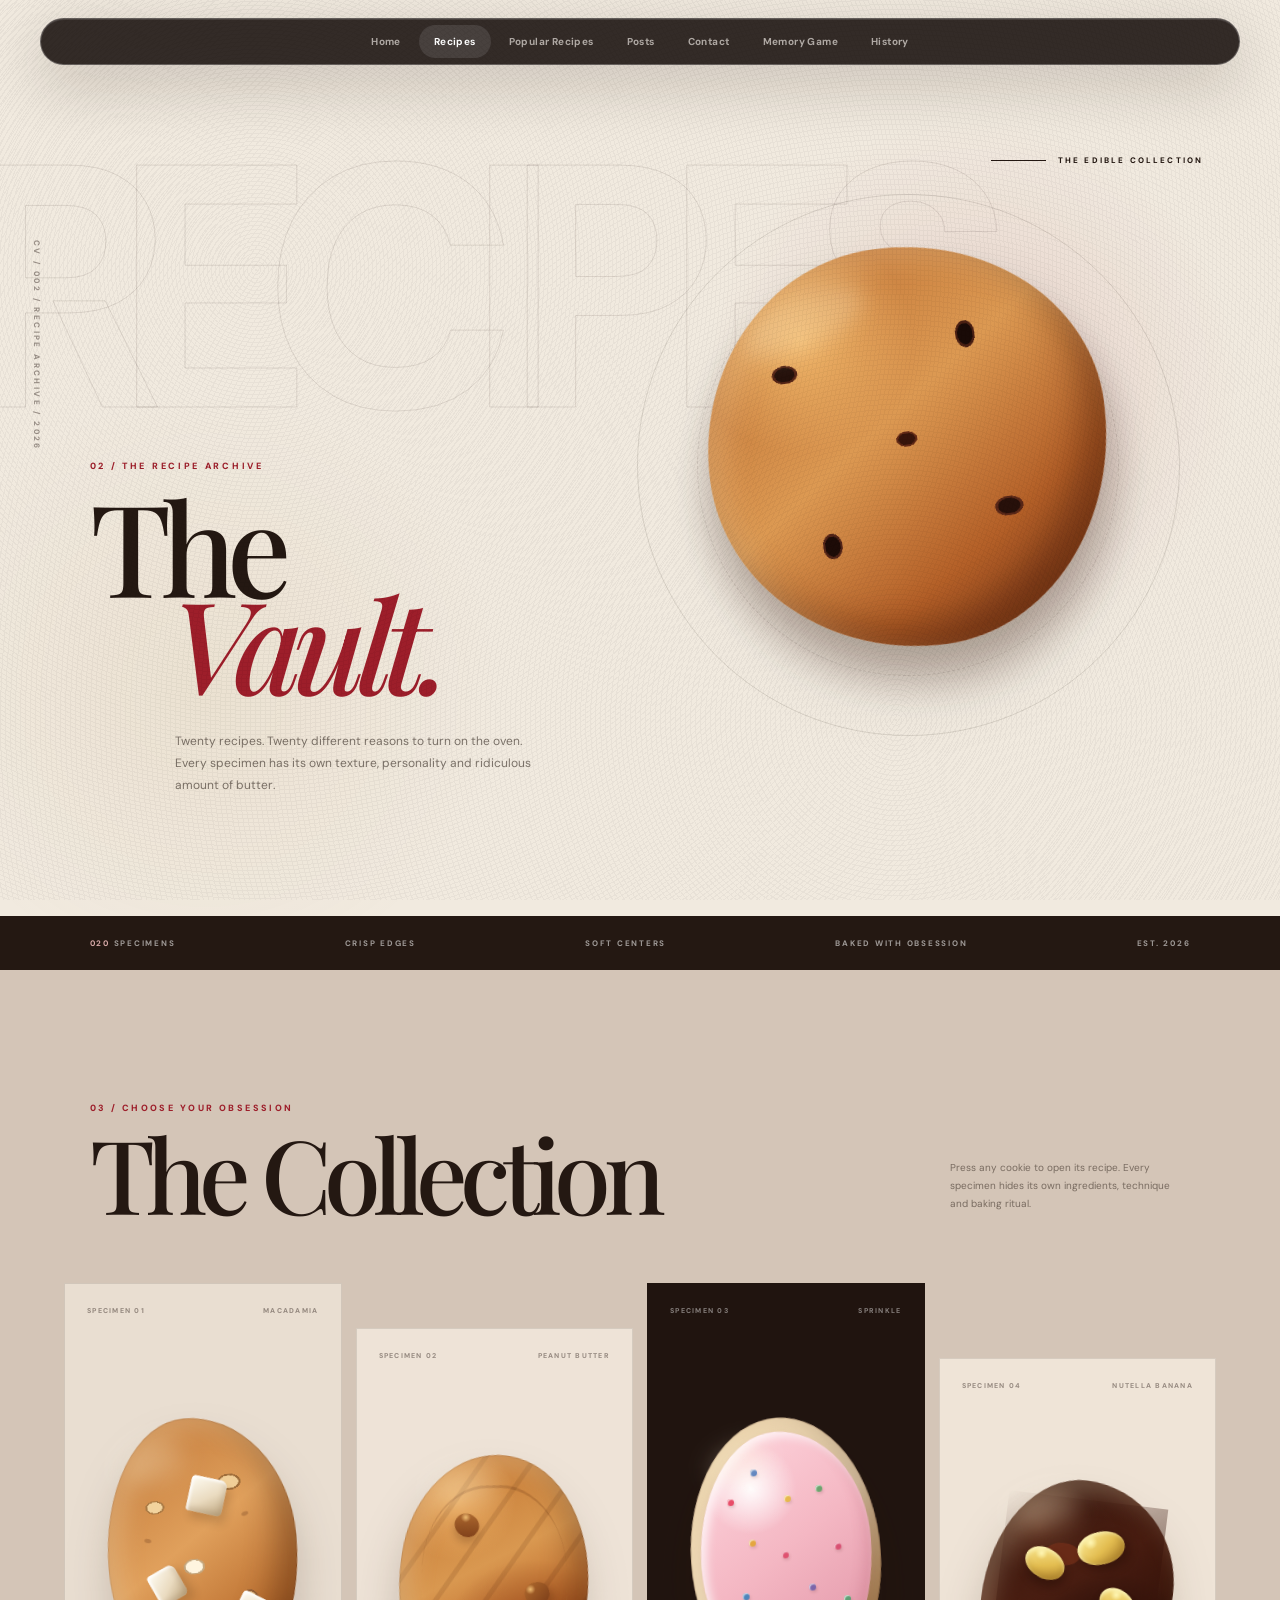
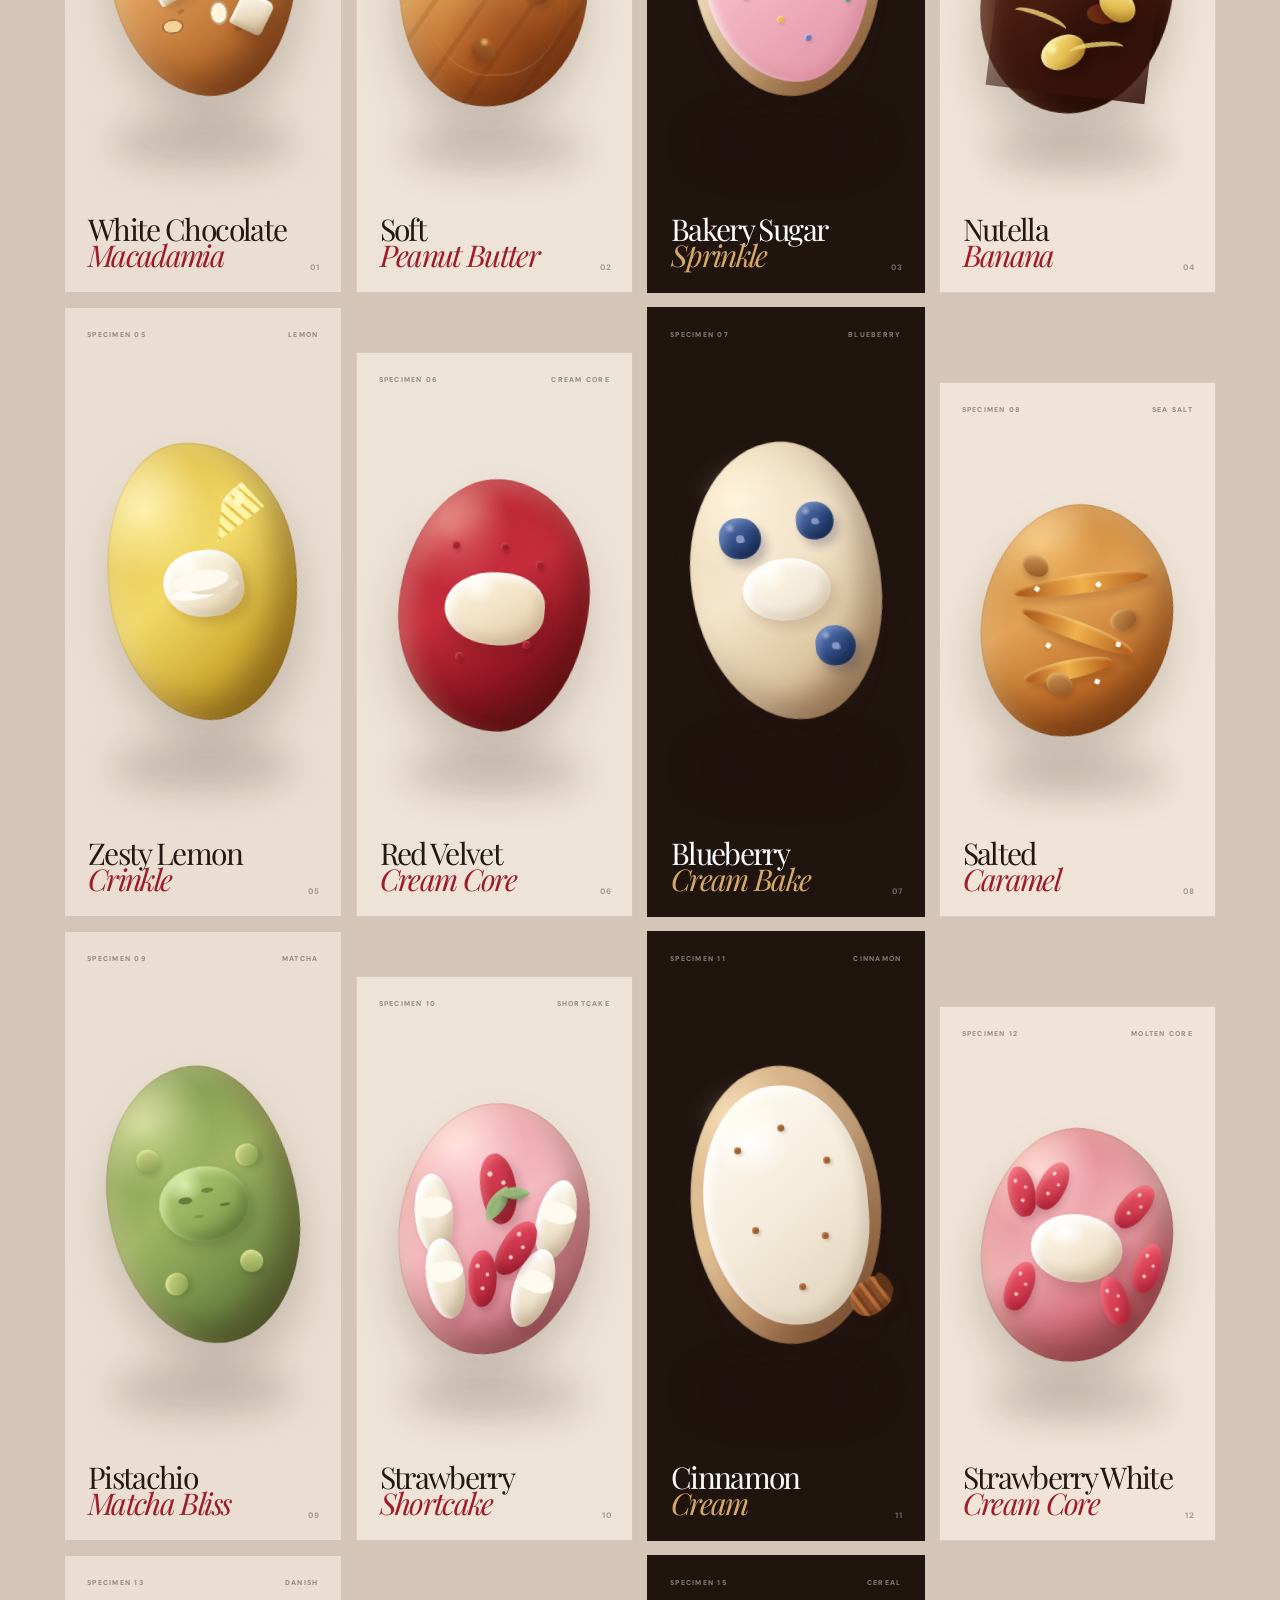
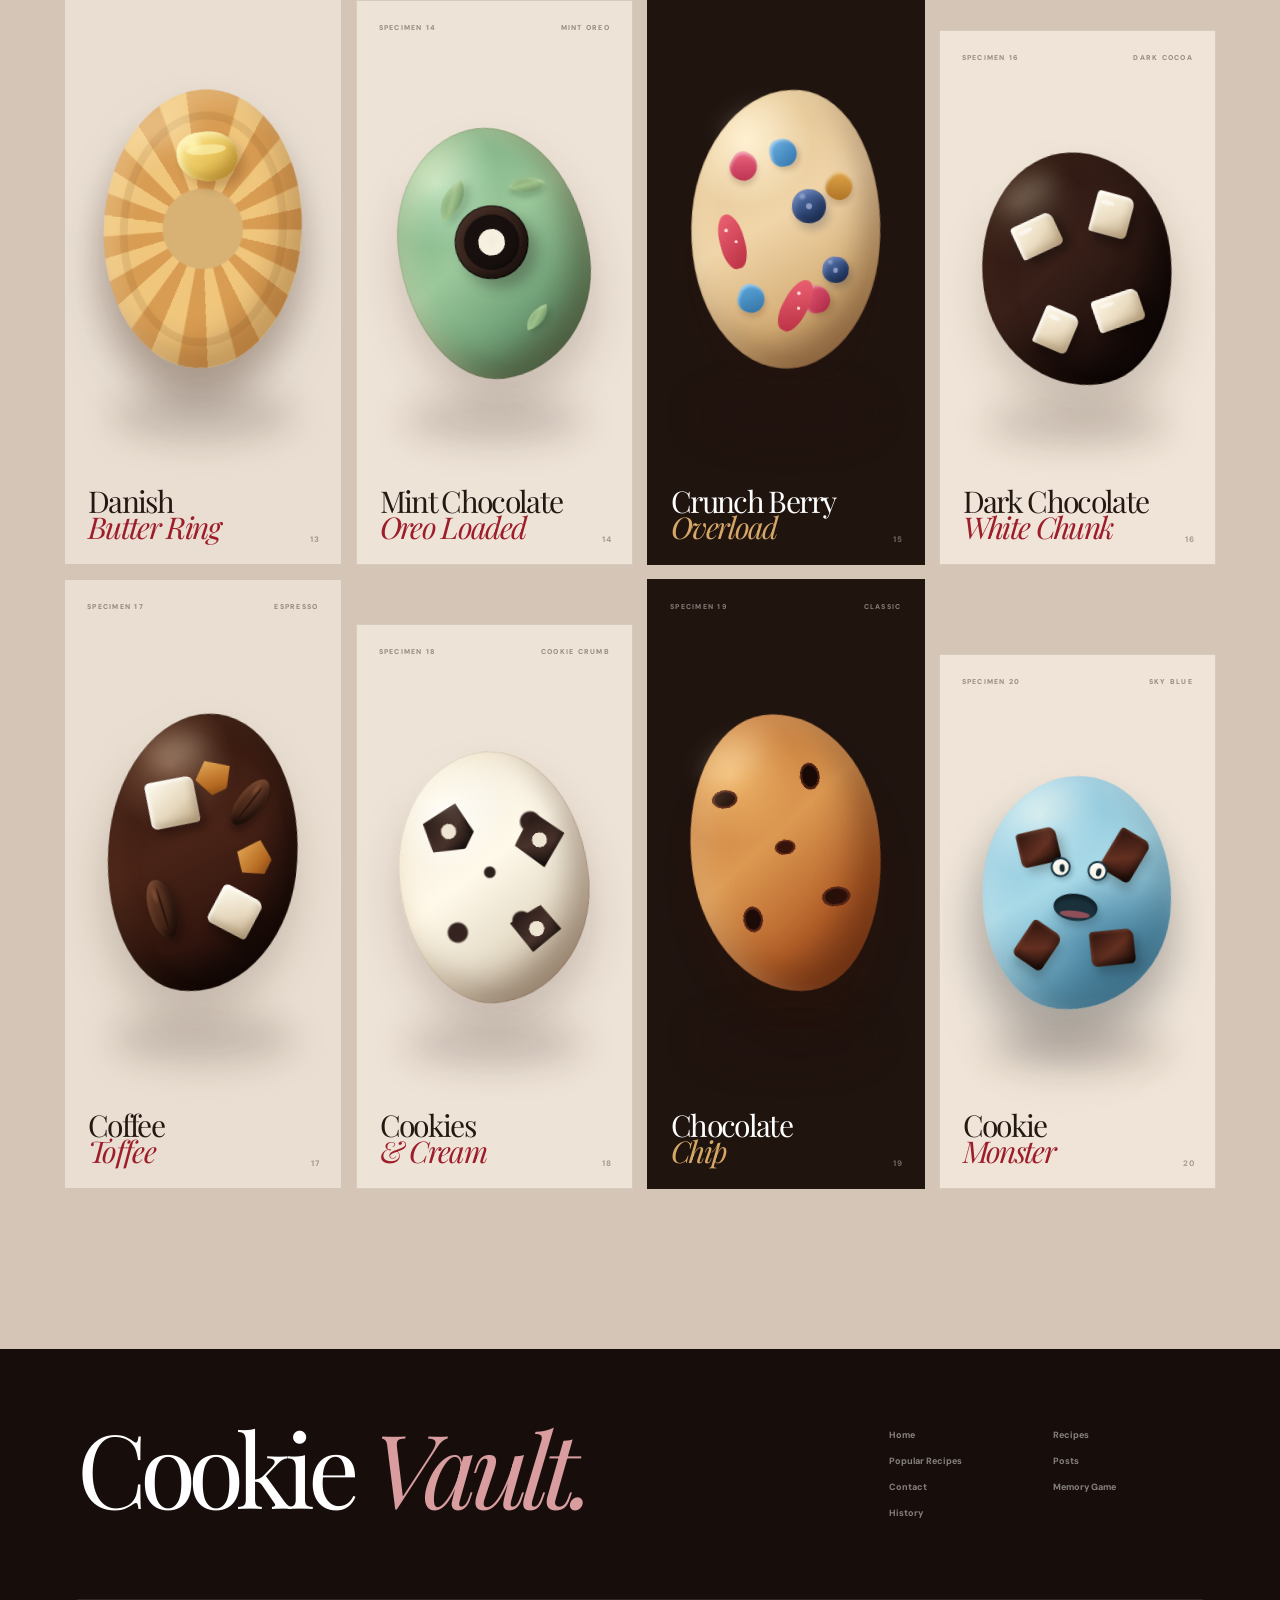
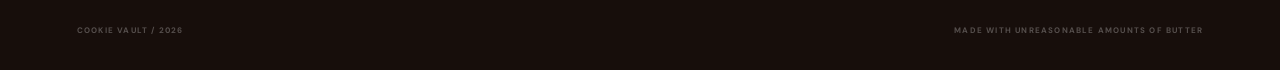
<file: Recipes.html>
<!DOCTYPE html>
<html lang="en">
<head>
<meta charset="UTF-8">
<meta name="viewport" content="width=device-width, initial-scale=1.0">

<title>Cookie Vault — Recipes</title>

<link rel="preconnect" href="https://fonts.googleapis.com">
<link rel="preconnect" href="https://fonts.gstatic.com" crossorigin>
<link href="https://fonts.googleapis.com/css2?family=DM+Sans:wght@400;500;600;700;800&family=Playfair+Display:ital,wght@0,500;0,600;0,700;0,800;1,500;1,600&display=swap" rel="stylesheet">

<style>

:root {
    --cream: #f1eadf;
    --paper: #e7ded1;
    --brown: #241812;
    --brown-soft: #684738;
    --red: #9d1e2a;
    --red-dark: #64121a;
    --pink: #d9aaa9;
    --gold: #b99355;
    --black: #110b09;
    --white: #fffaf3;
    --line: rgba(36,24,18,.16);
}

* {
    box-sizing: border-box;
    margin: 0;
    padding: 0;
}

html {
    scroll-behavior: smooth;
}

body {
    background: var(--cream);
    color: var(--brown);
    font-family: "DM Sans", sans-serif;
    overflow-x: hidden;
}

body::before {
    content: "";
    position: fixed;
    inset: 0;
    z-index: 999;
    pointer-events: none;
    opacity: .035;
    background-image:
        repeating-radial-gradient(circle at 20% 30%, #000 0 1px, transparent 1px 4px),
        repeating-radial-gradient(circle at 70% 80%, #000 0 1px, transparent 1px 5px);
}

a {
    color: inherit;
    text-decoration: none;
}

button,
a,
article {
    -webkit-tap-highlight-color: transparent;
}


/* =========================================================
   NAV
   ========================================================= */

header {
    position: fixed;
    top: 18px;
    left: 50%;
    transform: translateX(-50%);
    z-index: 100;
    width: min(1200px, calc(100% - 30px));
}

nav {
    display: flex;
    justify-content: center;
    gap: 3px;
    padding: 6px;
    border: 1px solid rgba(255,255,255,.25);
    border-radius: 100px;
    background: rgba(25,17,14,.88);
    backdrop-filter: blur(25px);
    -webkit-backdrop-filter: blur(25px);
    box-shadow:
        0 18px 60px rgba(30,15,10,.2),
        inset 0 1px rgba(255,255,255,.1);
}

nav a {
    padding: 10px 15px;
    border-radius: 100px;
    color: rgba(255,250,244,.62);
    font-size: 10px;
    font-weight: 700;
    letter-spacing: .04em;
    white-space: nowrap;
    transition: .3s ease;
}

nav a:hover,
nav a.active {
    background: rgba(255,255,255,.1);
    color: white;
}


/* =========================================================
   HERO
   ========================================================= */

.hero {
    position: relative;
    min-height: 830px;
    overflow: hidden;
    padding: 190px 7vw 120px;
    background:
        radial-gradient(circle at 76% 42%, rgba(157,30,42,.12), transparent 24%),
        radial-gradient(circle at 16% 75%, rgba(185,147,85,.10), transparent 23%),
        var(--cream);
}

.hero-word {
    position: absolute;
    left: -3vw;
    top: 165px;
    font-size: clamp(150px, 27vw, 420px);
    line-height: .72;
    font-weight: 800;
    letter-spacing: -.12em;
    color: transparent;
    -webkit-text-stroke: 1px rgba(36,24,18,.11);
    white-space: nowrap;
    user-select: none;
}

.hero-code {
    position: absolute;
    left: 32px;
    top: 240px;
    writing-mode: vertical-rl;
    font-size: 8px;
    font-weight: 800;
    letter-spacing: .3em;
    color: rgba(36,24,18,.43);
}

.hero-label {
    position: absolute;
    right: 6vw;
    top: 155px;
    display: flex;
    align-items: center;
    gap: 12px;
    font-size: 8px;
    font-weight: 800;
    letter-spacing: .27em;
}

.hero-label::before {
    content: "";
    width: 55px;
    height: 1px;
    background: var(--brown);
}

.hero-copy {
    position: relative;
    z-index: 20;
    width: min(560px, 100%);
    margin-top: 270px;
}

.hero-copy small {
    display: block;
    margin-bottom: 25px;
    color: var(--red);
    font-size: 9px;
    font-weight: 800;
    letter-spacing: .3em;
}

.hero-copy h1 {
    font-family: "Playfair Display", serif;
    font-size: clamp(70px, 10vw, 145px);
    line-height: .76;
    font-weight: 500;
    letter-spacing: -.075em;
}

.hero-copy h1 em {
    display: block;
    margin-left: 80px;
    color: var(--red);
}

.hero-copy p {
    max-width: 380px;
    margin: 38px 0 0 85px;
    color: rgba(36,24,18,.57);
    font-size: 12px;
    line-height: 1.85;
}


/* =========================================================
   HERO COOKIE
   ========================================================= */

.hero-cookie-stage {
    position: absolute;
    width: min(590px, 58vw);
    aspect-ratio: 1;
    right: 6%;
    top: 170px;
}

.hero-ring {
    position: absolute;
    inset: 4%;
    border: 1px solid rgba(36,24,18,.12);
    border-radius: 50%;
    animation: slowRotate 30s linear infinite;
}

.hero-ring::before {
    content: "";
    position: absolute;
    inset: 11%;
    border: 1px dashed rgba(36,24,18,.11);
    border-radius: 50%;
}

.hero-ring::after {
    content: "BAKED • HANDCRAFTED • OBSESSED •";
    position: absolute;
    inset: -17px;
    display: grid;
    place-items: center;
    font-size: 7px;
    font-weight: 800;
    letter-spacing: .22em;
    color: rgba(36,24,18,.36);
}

@keyframes slowRotate {
    to {
        transform: rotate(360deg);
    }
}


/* =========================================================
   UNIVERSAL COOKIE OBJECT
   ========================================================= */

.cookie-stage {
    position: absolute;
    inset: 58px 0 92px;
}

.cookie-stage::after {
    content: "";
    position: absolute;
    width: 66%;
    height: 11%;
    left: 17%;
    bottom: 7%;
    border-radius: 50%;
    background: rgba(40,17,9,.17);
    filter: blur(17px);
}

.cookie {
    position: absolute;
    left: 50%;
    top: 47%;
    width: 69%;
    height: 61%;
    transform: translate(-50%,-50%);
    isolation: isolate;
    filter: drop-shadow(0 28px 22px rgba(38,15,8,.18));
}

.cookie::after {
    content: "";
    position: absolute;
    z-index: 60;
    width: 32%;
    height: 13%;
    left: 13%;
    top: 9%;
    border-radius: 50%;
    background: rgba(255,244,216,.23);
    filter: blur(11px);
    transform: rotate(-18deg);
    pointer-events: none;
}


/* baked surface */

.baked {
    position: absolute;
    inset: 0;
    z-index: 1;
    border-radius: 50%;
    overflow: hidden;
    box-shadow:
        inset 13px 12px 22px rgba(255,239,199,.25),
        inset -18px -21px 30px rgba(54,20,7,.34),
        inset 0 0 0 1px rgba(70,30,11,.16);
}


/* tiny baked pores */

.pore {
    position: absolute;
    z-index: 8;
    width: 7px;
    height: 4px;
    border-radius: 50%;
    background: rgba(72,31,13,.22);
}

.pore.p1 { left: 20%; top: 42%; transform: rotate(18deg); }
.pore.p2 { left: 72%; top: 35%; transform: rotate(-15deg); }
.pore.p3 { left: 63%; top: 76%; transform: rotate(20deg); }
.pore.p4 { left: 34%; top: 68%; transform: rotate(-30deg); }


/* =========================================================
   MACADAMIA
   ========================================================= */

.macadamia {
    transform: translate(-50%,-50%) rotate(-5deg);
}

.macadamia .baked {
    border-radius: 46% 54% 49% 51% / 52% 45% 55% 48%;
    background:
        radial-gradient(ellipse 13px 9px at 27% 31%, #f2d39e 0 58%, #a87843 60% 72%, transparent 74%),
        radial-gradient(ellipse 16px 11px at 67% 24%, #f1cf98 0 58%, #9e6c39 60% 72%, transparent 74%),
        radial-gradient(ellipse 12px 15px at 73% 67%, #e8c48c 0 58%, #956238 60% 72%, transparent 74%),
        radial-gradient(ellipse 15px 10px at 31% 74%, #f3d29a 0 58%, #a4713e 60% 72%, transparent 74%),
        linear-gradient(145deg,#bd7233,#e0a05c 44%,#bd7131 73%,#793515);
}

.macadamia .baked::before {
    content: "";
    position: absolute;
    inset: 9%;
    border-radius: inherit;
    background:
        radial-gradient(ellipse 15px 11px at 44% 54%, #fff5df 0 57%, #c5a77e 59% 70%, transparent 72%),
        radial-gradient(ellipse 13px 17px at 57% 75%, #fff4dc 0 57%, #c1a17a 59% 70%, transparent 72%);
}

.macadamia .white-choc {
    position: absolute;
    z-index: 15;
    background:
        linear-gradient(145deg,#fffdf4,#eadbc0 55%,#bca47d);
    box-shadow:
        inset 2px 2px 3px rgba(255,255,255,.9),
        inset -3px -4px 5px rgba(126,101,70,.18),
        5px 7px 8px rgba(58,28,10,.16);
    border-radius: 4px 7px 5px 3px;
}

.macadamia .wc1 {
    width: 19%;
    height: 13%;
    left: 45%;
    top: 22%;
    transform: rotate(17deg);
}

.macadamia .wc2 {
    width: 16%;
    height: 12%;
    left: 22%;
    top: 53%;
    transform: rotate(-25deg);
}

.macadamia .wc3 {
    width: 18%;
    height: 13%;
    right: 18%;
    bottom: 22%;
    transform: rotate(31deg);
}


/* =========================================================
   PEANUT BUTTER
   ========================================================= */

.peanut {
    transform: translate(-50%,-50%) rotate(8deg);
}

.peanut .baked {
    border-radius: 48% 52% 51% 49% / 45% 55% 46% 54%;
    background:
        repeating-linear-gradient(
            117deg,
            transparent 0 20px,
            rgba(84,37,11,.14) 21px 25px,
            transparent 26px 41px
        ),
        radial-gradient(circle at 25% 21%, #e8aa61, transparent 24%),
        radial-gradient(circle at 75% 76%, #92451a, transparent 39%),
        linear-gradient(145deg,#bd6d29,#d99850 44%,#b75f22 73%,#713014);
}

.peanut .baked::before {
    content: "";
    position: absolute;
    inset: 12%;
    border-radius: 46%;
    border-top: 3px solid rgba(79,31,9,.18);
    border-bottom: 2px solid rgba(255,213,158,.13);
    transform: rotate(-9deg);
}

.peanut .peanut-piece {
    position: absolute;
    z-index: 15;
    width: 13%;
    height: 9%;
    border-radius: 50%;
    background:
        radial-gradient(circle at 28% 25%, #f0bd72, transparent 20%),
        linear-gradient(145deg,#b06a2d,#7a3c18);
    box-shadow: 3px 5px 7px rgba(55,22,7,.2);
}

.peanut .p1 {
    left: 25%;
    top: 25%;
    transform: rotate(28deg);
}

.peanut .p2 {
    right: 20%;
    top: 48%;
    transform: rotate(-22deg);
}

.peanut .p3 {
    left: 43%;
    bottom: 18%;
    transform: rotate(42deg);
}


/* =========================================================
   SUGAR SPRINKLE
   ========================================================= */

.sugar {
    transform: translate(-50%,-50%) rotate(-4deg);
}

.sugar .baked {
    border-radius: 50%;
    background:
        linear-gradient(145deg,#dfc49d,#f4e0bd 46%,#d5ad78 74%,#ad7747);
}

.sugar .icing {
    position: absolute;
    z-index: 15;
    inset: 5%;
    border-radius: 48% 52% 46% 54% / 52% 45% 55% 48%;
    background:
        radial-gradient(circle at 32% 22%, rgba(255,255,255,.95), transparent 20%),
        linear-gradient(145deg,#ffd7df,#f4b7c3 48%,#e7a0b0 78%);
    box-shadow:
        inset 5px 5px 10px rgba(255,255,255,.75),
        inset -7px -8px 12px rgba(161,67,84,.17),
        0 8px 12px rgba(110,45,52,.13);
}

.sugar .sprinkle {
    position: absolute;
    z-index: 20;
    width: 7px;
    height: 7px;
    border-radius: 50%;
    box-shadow:
        inset 1px 1px 1px rgba(255,255,255,.7),
        1px 2px 3px rgba(80,30,30,.14);
}

.sugar .s1 { left: 21%; top: 28%; background:#e84b68; }
.sugar .s2 { left: 34%; top: 18%; background:#4e79bd; }
.sugar .s3 { left: 51%; top: 28%; background:#e7b84d; }
.sugar .s4 { left: 68%; top: 25%; background:#6ca36d; }
.sugar .s5 { left: 76%; top: 46%; background:#d95072; }
.sugar .s6 { left: 61%; top: 60%; background:#7c65a9; }
.sugar .s7 { left: 43%; top: 71%; background:#edb449; }
.sugar .s8 { left: 26%; top: 62%; background:#4e85bb; }
.sugar .s9 { left: 48%; top: 48%; background:#df5270; }
.sugar .s10 { left: 79%; top: 65%; background:#5f9f75; }
.sugar .s11 { left: 31%; top: 43%; background:#e4a640; }
.sugar .s12 { left: 57%; top: 78%; background:#6d76b7; }


/* =========================================================
   NUTELLA BANANA
   ========================================================= */

.nutella {
    transform: translate(-50%,-50%) rotate(7deg);
}

.nutella .baked {
    border-radius: 48% 52% 52% 48% / 55% 44% 56% 45%;
    background:
        radial-gradient(circle at 26% 22%, #633522, transparent 23%),
        radial-gradient(circle at 72% 72%, #160806, transparent 37%),
        linear-gradient(145deg,#2c130c,#522315 44%,#36150d 72%,#180907);
}

.nutella .sauce {
    position: absolute;
    z-index: 17;
    inset: 8%;
    border-radius: inherit;
    background:
        radial-gradient(ellipse 28px 18px at 38% 29%, #6b2b17 0 60%, transparent 64%),
        radial-gradient(ellipse 25px 16px at 67% 57%, #762f17 0 60%, transparent 64%),
        linear-gradient(145deg,transparent,#39140b);
    opacity: .9;
}

.nutella .banana {
    position: absolute;
    z-index: 25;
    border-radius: 50%;
    background:
        radial-gradient(circle at 31% 27%, #fff7b5, transparent 17%),
        linear-gradient(145deg,#fff2a2,#e3bd50 55%,#aa7b27);
    box-shadow:
        inset 2px 2px 4px rgba(255,255,210,.65),
        inset -4px -4px 6px rgba(103,70,12,.2),
        4px 6px 8px rgba(22,7,3,.3);
}

.nutella .b1 {
    width: 22%;
    height: 13%;
    left: 20%;
    top: 31%;
    transform: rotate(24deg);
}

.nutella .b2 {
    width: 25%;
    height: 14%;
    left: 47%;
    top: 21%;
    transform: rotate(-19deg);
}

.nutella .b3 {
    width: 21%;
    height: 13%;
    right: 18%;
    top: 45%;
    transform: rotate(35deg);
}

.nutella .b4 {
    width: 24%;
    height: 14%;
    left: 34%;
    bottom: 19%;
    transform: rotate(-31deg);
}

.nutella .banana-line {
    position: absolute;
    z-index: 28;
    width: 29%;
    height: 7%;
    border-radius: 50%;
    border-top: 5px solid #f2d878;
    opacity: .8;
    transform: rotate(14deg);
}


/* =========================================================
   LEMON
   ========================================================= */

.lemon {
    transform: translate(-50%,-50%) rotate(-9deg);
}

.lemon .baked {
    border-radius: 47% 53% 52% 48% / 53% 44% 56% 47%;
    background:
        radial-gradient(circle at 25% 22%, #fff1a5, transparent 26%),
        linear-gradient(145deg,#d9b83f,#f1d968 45%,#d0aa32 74%,#a27d1c);
}

.lemon .cream {
    position: absolute;
    z-index: 20;
    width: 42%;
    height: 24%;
    left: 29%;
    top: 39%;
    border-radius: 50% 48% 42% 58%;
    background:
        radial-gradient(circle at 35% 24%, #fffef6, transparent 22%),
        linear-gradient(145deg,#fffdf0,#f4ead0 55%,#d9c5a1);
    box-shadow:
        inset 5px 5px 8px rgba(255,255,255,.9),
        inset -7px -7px 9px rgba(131,101,59,.18),
        6px 8px 10px rgba(88,57,14,.18);
}

.lemon .cream::before {
    content: "";
    position: absolute;
    width: 70%;
    height: 30%;
    left: 13%;
    top: 30%;
    border-radius: 50%;
    background: #fffaf0;
    box-shadow:
        12px 8px 0 -3px #e9dcc2,
        -9px 12px 0 -4px #fffdf5;
}

.lemon .wedge {
    position: absolute;
    z-index: 30;
    width: 25%;
    height: 27%;
    right: 13%;
    top: 13%;
    border-radius: 100% 8% 8% 8%;
    transform: rotate(25deg);
    background:
        repeating-linear-gradient(
            25deg,
            #fff3a4 0 7px,
            #e3bd3c 8px 10px
        ),
        linear-gradient(145deg,#fff5a6,#d8ad2f);
    clip-path: polygon(0 0,100% 38%,26% 100%);
    box-shadow:
        inset 3px 3px 5px rgba(255,255,220,.7),
        5px 7px 9px rgba(93,66,12,.22);
}

.lemon .wedge::after {
    content: "";
    position: absolute;
    width: 20%;
    height: 20%;
    left: 35%;
    top: 28%;
    border-radius: 50%;
    background: #fff9bd;
}


/* =========================================================
   RED VELVET
   ========================================================= */

.redvelvet {
    transform: translate(-50%,-50%) rotate(5deg);
}

.redvelvet .baked {
    border-radius: 49% 51% 45% 55% / 53% 46% 54% 47%;
    background:
        radial-gradient(circle at 25% 22%, #db5b63, transparent 24%),
        linear-gradient(145deg,#b51f30,#c52d3c 44%,#8d1421 73%,#5b0e16);
}

.redvelvet .cream {
    position: absolute;
    z-index: 22;
    width: 53%;
    height: 29%;
    left: 24%;
    top: 37%;
    border-radius: 55% 45% 48% 52%;
    background:
        radial-gradient(circle at 32% 21%, #fffdf1, transparent 20%),
        linear-gradient(145deg,#fff8e7,#f1e0c4 55%,#d6c29d);
    box-shadow:
        inset 6px 6px 10px rgba(255,255,255,.85),
        inset -7px -8px 11px rgba(126,75,53,.18),
        7px 9px 13px rgba(71,14,18,.18);
}

.redvelvet .redcrumb {
    position: absolute;
    z-index: 30;
    width: 8px;
    height: 8px;
    border-radius: 50%;
    background: #9d1e2a;
    box-shadow:
        inset 1px 1px 2px rgba(255,130,130,.55),
        2px 3px 3px rgba(70,10,15,.2);
}

.redvelvet .r1 { left: 25%; top: 26%; }
.redvelvet .r2 { left: 70%; top: 31%; }
.redvelvet .r3 { left: 67%; top: 63%; }
.redvelvet .r4 { left: 32%; top: 70%; }
.redvelvet .r5 { left: 51%; top: 25%; }


/* =========================================================
   BLUEBERRY
   ========================================================= */

.blueberry {
    transform: translate(-50%,-50%) rotate(-5deg);
}

.blueberry .baked {
    border-radius: 51% 49% 45% 55% / 47% 54% 46% 53%;
    background:
        radial-gradient(circle at 27% 20%, #fff3dd, transparent 27%),
        linear-gradient(145deg,#e6d5b9,#f5e6cd 44%,#dbc39e 74%,#b18c60);
}

.blueberry .cream {
    position: absolute;
    z-index: 17;
    width: 46%;
    height: 22%;
    left: 27%;
    top: 42%;
    border-radius: 50%;
    background:
        radial-gradient(circle at 31% 22%, #fffef5, transparent 25%),
        linear-gradient(145deg,#fffaf0,#eadfc9);
    box-shadow:
        inset 5px 5px 9px white,
        inset -6px -7px 10px rgba(113,83,51,.16),
        5px 8px 11px rgba(74,44,19,.15);
}

.blueberry .berry {
    position: absolute;
    z-index: 30;
    width: 22%;
    aspect-ratio: 1;
    border-radius: 46% 54% 51% 49%;
    background:
        radial-gradient(circle at 28% 23%, rgba(255,255,255,.45), transparent 12%),
        radial-gradient(circle at 56% 55%, #5973ad 0 8%, transparent 9%),
        linear-gradient(145deg,#637dbb,#304b83 55%,#1e315c);
    box-shadow:
        inset 4px 4px 8px rgba(177,198,239,.32),
        inset -6px -7px 10px rgba(16,25,53,.4),
        5px 8px 9px rgba(27,31,67,.24);
}

.blueberry .b1 {
    left: 17%;
    top: 26%;
}

.blueberry .b2 {
    left: 57%;
    top: 22%;
    transform: scale(.9);
}

.blueberry .b3 {
    right: 16%;
    bottom: 18%;
    transform: scale(.96);
}

.blueberry .berry::after {
    content: "";
    position: absolute;
    width: 18%;
    height: 18%;
    left: 41%;
    top: 42%;
    border-radius: 50%;
    background: #8797c0;
}


/* =========================================================
   CARAMEL
   ========================================================= */

.caramel {
    transform: translate(-50%,-50%) rotate(9deg);
}

.caramel .baked {
    border-radius: 48% 52% 54% 46% / 52% 47% 53% 48%;
    background:
        radial-gradient(circle at 25% 20%, #f2bb69, transparent 25%),
        linear-gradient(145deg,#c37b2e,#e1a154 43%,#c06d27 72%,#793614);
}

.caramel .drizzle {
    position: absolute;
    z-index: 25;
    width: 72%;
    height: 8%;
    left: 13%;
    border-radius: 50%;
    background: linear-gradient(90deg,#a95217,#f0b04d,#b25b19);
    box-shadow:
        inset 1px 2px 3px rgba(255,221,150,.55),
        4px 6px 6px rgba(75,28,7,.18);
}

.caramel .d1 {
    top: 30%;
    transform: rotate(-17deg);
}

.caramel .d2 {
    top: 50%;
    width: 62%;
    left: 20%;
    transform: rotate(12deg);
}

.caramel .d3 {
    top: 67%;
    width: 47%;
    left: 26%;
    transform: rotate(-21deg);
}

.caramel .salt {
    position: absolute;
    z-index: 40;
    width: 5px;
    height: 5px;
    background: #fffdf2;
    border-radius: 1px;
    box-shadow: 1px 2px 3px rgba(80,50,20,.2);
}

.caramel .s1 { left: 25%; top: 38%; transform: rotate(20deg); }
.caramel .s2 { left: 57%; top: 32%; transform: rotate(40deg); }
.caramel .s3 { left: 72%; top: 56%; transform: rotate(12deg); }
.caramel .s4 { left: 36%; top: 61%; transform: rotate(28deg); }
.caramel .s5 { left: 64%; top: 73%; transform: rotate(17deg); }

.caramel .peanut {
    position: absolute;
    z-index: 30;
    width: 14%;
    height: 9%;
    border-radius: 50%;
    background: linear-gradient(145deg,#d49a54,#8b5123);
    box-shadow:
        inset 2px 2px 3px rgba(255,226,161,.35),
        3px 4px 5px rgba(64,27,8,.2);
}

.caramel .pn1 { left: 17%; top: 25%; transform: rotate(22deg); }
.caramel .pn2 { right: 19%; top: 42%; transform: rotate(-31deg); }
.caramel .pn3 { left: 39%; bottom: 18%; transform: rotate(12deg); }


/* =========================================================
   PISTACHIO MATCHA
   ========================================================= */

.pistachio {
    transform: translate(-50%,-50%) rotate(-7deg);
}

.pistachio .baked {
    border-radius: 52% 48% 47% 53% / 46% 55% 45% 54%;
    background:
        radial-gradient(circle at 25% 20%, #c5d58b, transparent 25%),
        linear-gradient(145deg,#718d47,#9eb463 45%,#718c47 74%,#4a6230);
}

.pistachio .cream {
    position: absolute;
    z-index: 22;
    width: 47%;
    height: 27%;
    left: 27%;
    top: 36%;
    border-radius: 50%;
    background:
        radial-gradient(circle at 31% 22%, #d7edac, transparent 22%),
        linear-gradient(145deg,#b6ce79,#91ae5a 58%,#647f3e);
    box-shadow:
        inset 6px 5px 9px rgba(229,245,186,.6),
        inset -7px -8px 11px rgba(50,72,27,.25),
        6px 8px 11px rgba(42,56,23,.2);
}

.pistachio .cream::after {
    content: "";
    position: absolute;
    width: 14px;
    height: 7px;
    border-radius: 50%;
    left: 22%;
    top: 39%;
    background: #657c3c;
    box-shadow:
        23px -8px 0 -1px #6d843e,
        39px 8px 0 -2px #5d7338,
        12px 17px 0 -2px #7b9446;
}

.pistachio .nut {
    position: absolute;
    z-index: 30;
    width: 12%;
    height: 8%;
    border-radius: 50%;
    background: linear-gradient(145deg,#d6d989,#829c4f);
    box-shadow:
        inset 2px 2px 3px rgba(242,248,180,.45),
        3px 4px 5px rgba(45,62,21,.2);
}

.pistachio .n1 { left: 18%; top: 28%; transform: rotate(25deg); }
.pistachio .n2 { right: 18%; top: 30%; transform: rotate(-17deg); }
.pistachio .n3 { right: 22%; bottom: 24%; transform: rotate(33deg); }
.pistachio .n4 { left: 25%; bottom: 19%; transform: rotate(-24deg); }


/* =========================================================
   STRAWBERRY SHORTCAKE
   ========================================================= */

.shortcake {
    transform: translate(-50%,-50%) rotate(5deg);
}

.shortcake .baked {
    border-radius: 49% 51% 54% 46% / 52% 46% 54% 48%;
    background:
        radial-gradient(circle at 28% 19%, #ffdce0, transparent 27%),
        linear-gradient(145deg,#e99ca7,#f4b8bf 45%,#db8794 73%,#ad5564);
}

.shortcake .cream {
    position: absolute;
    z-index: 25;
    width: 20%;
    height: 32%;
    border-radius: 50%;
    background:
        linear-gradient(145deg,#fffdf3,#f0e4cf 60%,#cbb99c);
    box-shadow:
        inset 5px 4px 7px white,
        inset -5px -7px 8px rgba(112,79,52,.18),
        4px 7px 9px rgba(93,34,45,.15);
}

.shortcake .c1 { left: 8%; top: 30%; transform: rotate(-10deg); }
.shortcake .c2 { right: 8%; top: 28%; transform: rotate(9deg); }
.shortcake .c3 { left: 17%; bottom: 13%; transform: rotate(-14deg); }
.shortcake .c4 { right: 17%; bottom: 12%; transform: rotate(14deg); }

.shortcake .cream::before {
    content: "";
    position: absolute;
    width: 100%;
    height: 26%;
    top: 28%;
    left: 0;
    border-radius: 50%;
    background: #fffaf0;
}

.shortcake .berry {
    position: absolute;
    z-index: 35;
    width: 19%;
    height: 28%;
    border-radius: 55% 45% 58% 42%;
    background:
        radial-gradient(circle at 35% 27%, #ffd9d9 0 4%, transparent 5%),
        radial-gradient(circle at 67% 43%, #ffe0dc 0 4%, transparent 5%),
        radial-gradient(circle at 48% 67%, #ffd2d2 0 4%, transparent 5%),
        linear-gradient(145deg,#e94c61,#a71d30);
    box-shadow:
        inset 4px 4px 7px rgba(255,164,168,.32),
        inset -5px -7px 9px rgba(91,13,24,.25),
        4px 6px 8px rgba(86,22,32,.2);
}

.shortcake .b1 {
    left: 41%;
    top: 20%;
    transform: rotate(-17deg);
}

.shortcake .b2 {
    left: 53%;
    top: 43%;
    transform: rotate(24deg) scale(.85);
}

.shortcake .b3 {
    left: 37%;
    bottom: 16%;
    transform: rotate(-8deg) scale(.8);
}

.shortcake .mint {
    position: absolute;
    z-index: 40;
    width: 17%;
    height: 10%;
    border-radius: 100% 0 100% 0;
    background:
        linear-gradient(135deg,#668c59,#9bb77b 52%,#3d633b);
    box-shadow:
        inset 2px 2px 4px rgba(221,240,193,.35),
        3px 5px 6px rgba(30,56,29,.2);
}

.shortcake .m1 {
    left: 42%;
    top: 35%;
    transform: rotate(-28deg);
}

.shortcake .m2 {
    left: 51%;
    top: 30%;
    transform: rotate(31deg) scale(.75);
}


/* =========================================================
   CINNAMON
   ========================================================= */

.cinnamon {
    transform: translate(-50%,-50%) rotate(-5deg);
}

.cinnamon .baked {
    border-radius: 50%;
    background:
        radial-gradient(circle at 27% 20%, #f4d5ae, transparent 26%),
        linear-gradient(145deg,#cda579,#e2bd91 45%,#c39468 74%,#906342);
}

.cinnamon .icing {
    position: absolute;
    z-index: 20;
    inset: 7%;
    border-radius: 49% 51% 46% 54%;
    background:
        radial-gradient(circle at 32% 21%, white, transparent 18%),
        linear-gradient(145deg,#fffef5,#f4ead9 52%,#ddd0b8);
    box-shadow:
        inset 6px 6px 10px rgba(255,255,255,.85),
        inset -7px -8px 11px rgba(112,78,47,.16),
        5px 8px 10px rgba(83,52,27,.14);
}

.cinnamon .dot {
    position: absolute;
    z-index: 30;
    width: 7px;
    height: 7px;
    border-radius: 50%;
    background: #9b5d32;
    box-shadow:
        inset 1px 1px 2px rgba(240,187,132,.5),
        2px 2px 3px rgba(78,39,17,.2);
}

.cinnamon .d1 { left: 25%; top: 28%; }
.cinnamon .d2 { left: 49%; top: 21%; }
.cinnamon .d3 { right: 25%; top: 34%; }
.cinnamon .d4 { left: 31%; top: 57%; }
.cinnamon .d5 { right: 29%; top: 61%; }
.cinnamon .d6 { left: 53%; bottom: 19%; }

.cinnamon .stick {
    position: absolute;
    z-index: 50;
    width: 23%;
    height: 12%;
    right: -2%;
    bottom: 9%;
    border-radius: 50px;
    transform: rotate(-32deg);
    background:
        repeating-linear-gradient(
            90deg,
            #8a4c25 0 5px,
            #b86e3b 6px 9px,
            #70401f 10px 13px
        );
    box-shadow:
        inset 2px 2px 4px rgba(232,166,105,.3),
        inset -4px -4px 5px rgba(65,30,13,.3),
        5px 7px 8px rgba(60,27,11,.25);
}

.cinnamon .stick::after {
    content: "";
    position: absolute;
    right: -2px;
    top: 2px;
    width: 25%;
    height: 75%;
    border-radius: 50%;
    background: #613419;
}


/* =========================================================
   STRAWBERRY WHITE CREAM
   ========================================================= */

.strawberrycream {
    transform: translate(-50%,-50%) rotate(6deg);
}

.strawberrycream .baked {
    border-radius: 47% 53% 51% 49% / 54% 45% 55% 46%;
    background:
        radial-gradient(circle at 26% 21%, #ffd0d5, transparent 26%),
        linear-gradient(145deg,#d96f7c,#efadb2 46%,#d26b78 74%,#a94756);
}

.strawberrycream .core {
    position: absolute;
    z-index: 20;
    width: 48%;
    height: 29%;
    left: 26%;
    top: 37%;
    border-radius: 50%;
    background:
        radial-gradient(ellipse at 35% 27%, #ffffff, transparent 25%),
        linear-gradient(145deg,#fffdf3,#f3e5d0 58%,#d9c5a4);
    box-shadow:
        inset 7px 6px 10px white,
        inset -7px -8px 12px rgba(112,74,51,.2),
        7px 9px 13px rgba(83,25,33,.19);
}

.strawberrycream .slice {
    position: absolute;
    z-index: 35;
    width: 14%;
    height: 22%;
    border-radius: 50% 50% 45% 45%;
    background:
        radial-gradient(circle at 35% 27%, #ffe0dc 0 4%, transparent 5%),
        radial-gradient(circle at 67% 43%, #ffd9d4 0 4%, transparent 5%),
        radial-gradient(circle at 48% 67%, #ffe0dc 0 4%, transparent 5%),
        linear-gradient(145deg,#f15b6e,#bd263c);
    box-shadow:
        inset 3px 3px 6px rgba(255,183,183,.35),
        inset -4px -5px 7px rgba(104,16,28,.25),
        3px 5px 7px rgba(92,20,31,.2);
}

.strawberrycream .s1 { left: 11%; top: 19%; transform: rotate(-17deg); }
.strawberrycream .s2 { left: 27%; top: 15%; transform: rotate(22deg); }
.strawberrycream .s3 { right: 15%; top: 20%; transform: rotate(35deg); }
.strawberrycream .s4 { left: 15%; bottom: 19%; transform: rotate(15deg); }
.strawberrycream .s5 { right: 20%; bottom: 17%; transform: rotate(-24deg); }
.strawberrycream .s6 { right: 5%; top: 46%; transform: rotate(12deg); }


/* =========================================================
   BUTTER RING
   ========================================================= */

.butterring {
    width: 72%;
    height: 61%;
    transform: translate(-50%,-50%) rotate(3deg);
}

.butterring .baked {
    border-radius: 50%;
    background:
        radial-gradient(circle at 50% 50%, #d8b274 0 23%, transparent 24%),
        repeating-conic-gradient(
            from 0deg,
            #d89c52 0deg 12deg,
            #f0c67d 13deg 25deg
        ),
        linear-gradient(145deg,#e2aa61,#ae682f);
    box-shadow:
        inset 14px 13px 22px rgba(255,235,193,.3),
        inset -17px -20px 27px rgba(83,40,13,.26),
        0 28px 35px rgba(47,22,9,.19);
}

.butterring .baked::before {
    content: "";
    position: absolute;
    inset: 8%;
    border-radius: 50%;
    border: 8px solid rgba(104,58,21,.11);
}

.butter-knob {
    position: absolute;
    z-index: 50;
    width: 31%;
    height: 18%;
    left: 35%;
    top: 15%;
    border-radius: 40% 48% 45% 55%;
    transform: rotate(-8deg);
    background:
        radial-gradient(circle at 28% 24%, #fff4ae, transparent 19%),
        linear-gradient(145deg,#ffe98e,#e8c45c 55%,#b98b2d);
    box-shadow:
        inset 5px 4px 7px rgba(255,255,213,.65),
        inset -6px -7px 9px rgba(126,83,17,.2),
        6px 8px 10px rgba(67,34,10,.22);
}

.butter-knob::after {
    content: "";
    position: absolute;
    width: 65%;
    height: 20%;
    left: 17%;
    top: 26%;
    border-radius: 50%;
    background: rgba(255,247,184,.6);
}


/* =========================================================
   MINT OREO
   ========================================================= */

.mintoreo {
    transform: translate(-50%,-50%) rotate(-7deg);
}

.mintoreo .baked {
    border-radius: 49% 51% 53% 47% / 45% 56% 44% 55%;
    background:
        radial-gradient(circle at 25% 20%, #bce2bd, transparent 26%),
        linear-gradient(145deg,#6da47a,#9bc89b 45%,#6b9c73 74%,#456d4d);
}

.mintoreo .oreo {
    position: absolute;
    z-index: 35;
    width: 39%;
    aspect-ratio: 1;
    left: 30%;
    top: 31%;
    border-radius: 50%;
    background:
        radial-gradient(circle at 50% 50%, #f5f0df 0 25%, transparent 26%),
        radial-gradient(circle at 50% 50%, #17100e 0 52%, #39251e 54% 67%, #110b09 69%);
    box-shadow:
        inset 4px 4px 7px rgba(102,82,71,.3),
        inset -7px -8px 11px rgba(0,0,0,.5),
        8px 10px 13px rgba(28,22,18,.3);
}

.mintoreo .oreo::before {
    content: "✦";
    position: absolute;
    inset: 0;
    display: grid;
    place-items: center;
    color: rgba(244,237,215,.32);
    font-size: 23px;
}

.mintoreo .mintleaf {
    position: absolute;
    z-index: 50;
    width: 19%;
    height: 11%;
    border-radius: 100% 0 100% 0;
    background:
        linear-gradient(135deg,#527e53,#9fc18a 50%,#365e3d);
    box-shadow:
        inset 2px 2px 4px rgba(218,244,198,.35),
        4px 6px 7px rgba(35,61,36,.2);
}

.mintoreo .ml1 {
    left: 22%;
    top: 22%;
    transform: rotate(-23deg);
}

.mintoreo .ml2 {
    right: 19%;
    top: 19%;
    transform: rotate(37deg) scale(.82);
}

.mintoreo .ml3 {
    right: 22%;
    bottom: 17%;
    transform: rotate(-10deg) scale(.7);
}


/* =========================================================
   CRUNCH BERRY
   ========================================================= */

.crunchberry {
    transform: translate(-50%,-50%) rotate(5deg);
}

.crunchberry .baked {
    border-radius: 51% 49% 46% 54% / 47% 55% 45% 53%;
    background:
        radial-gradient(circle at 25% 20%, #fff0d2, transparent 25%),
        linear-gradient(145deg,#dfc08e,#f0d5a9 46%,#d4ad75 74%,#a7784d);
}

.crunchberry .cereal {
    position: absolute;
    z-index: 30;
    width: 14%;
    height: 10%;
    border-radius: 42% 58% 51% 49%;
    box-shadow:
        inset 2px 2px 3px rgba(255,255,255,.45),
        3px 4px 5px rgba(78,39,19,.18);
}

.crunchberry .c1 {
    left: 18%;
    top: 24%;
    background: linear-gradient(145deg,#ef6481,#b72e4c);
    transform: rotate(25deg);
}

.crunchberry .c2 {
    left: 38%;
    top: 18%;
    background: linear-gradient(145deg,#65aee5,#3475aa);
    transform: rotate(-16deg);
}

.crunchberry .c3 {
    right: 17%;
    top: 28%;
    background: linear-gradient(145deg,#e6ad4d,#a86b22);
    transform: rotate(31deg);
}

.crunchberry .c4 {
    right: 24%;
    bottom: 21%;
    background: linear-gradient(145deg,#ec5c78,#a72743);
    transform: rotate(-21deg);
}

.crunchberry .c5 {
    left: 28%;
    bottom: 19%;
    background: linear-gradient(145deg,#5eace2,#326f9f);
    transform: rotate(12deg);
}

.crunchberry .berry {
    position: absolute;
    z-index: 35;
    width: 18%;
    aspect-ratio: 1;
    border-radius: 48%;
    background:
        radial-gradient(circle at 28% 23%, rgba(255,255,255,.42), transparent 12%),
        linear-gradient(145deg,#657fbb,#304978 58%,#1f3157);
    box-shadow:
        inset 3px 3px 6px rgba(177,197,234,.3),
        inset -5px -6px 8px rgba(15,24,48,.35),
        4px 6px 8px rgba(28,34,62,.22);
}

.crunchberry .b1 {
    left: 52%;
    top: 35%;
}

.crunchberry .b2 {
    right: 13%;
    bottom: 31%;
    transform: scale(.78);
}

.crunchberry .berry::after {
    content: "";
    position: absolute;
    width: 18%;
    height: 18%;
    left: 41%;
    top: 42%;
    border-radius: 50%;
    background: #8b9bc4;
}

.crunchberry .straw {
    position: absolute;
    z-index: 40;
    width: 13%;
    height: 20%;
    border-radius: 50% 50% 45% 45%;
    background:
        radial-gradient(circle at 38% 28%, #ffd9d6 0 4%, transparent 5%),
        radial-gradient(circle at 65% 52%, #ffd5d3 0 4%, transparent 5%),
        linear-gradient(145deg,#ef6475,#b82e42);
}

.crunchberry .st1 {
    left: 16%;
    bottom: 34%;
    transform: rotate(-20deg);
}

.crunchberry .st2 {
    right: 35%;
    bottom: 13%;
    transform: rotate(23deg);
}


/* =========================================================
   DARK WHITE
   ========================================================= */

.darkwhite {
    transform: translate(-50%,-50%) rotate(-8deg);
}

.darkwhite .baked {
    border-radius: 50% 50% 46% 54% / 53% 46% 54% 47%;
    background:
        radial-gradient(circle at 26% 20%, #453025, transparent 25%),
        linear-gradient(145deg,#24130e,#392019 44%,#21110d 72%,#100806);
    box-shadow:
        inset 13px 13px 22px rgba(119,72,45,.15),
        inset -18px -21px 32px rgba(0,0,0,.52);
}

.darkwhite .whitechunk {
    position: absolute;
    z-index: 30;
    background:
        linear-gradient(145deg,#fff9e9,#eadcc1 55%,#bca581);
    box-shadow:
        inset 2px 2px 4px rgba(255,255,255,.9),
        inset -4px -5px 6px rgba(105,79,50,.2),
        6px 8px 10px rgba(0,0,0,.32);
    border-radius: 4px 8px 5px 3px;
}

.darkwhite .w1 {
    width: 23%;
    height: 15%;
    left: 20%;
    top: 26%;
    transform: rotate(-17deg);
}

.darkwhite .w2 {
    width: 20%;
    height: 18%;
    right: 18%;
    top: 20%;
    transform: rotate(23deg);
}

.darkwhite .w3 {
    width: 25%;
    height: 14%;
    right: 19%;
    bottom: 23%;
    transform: rotate(-11deg);
}

.darkwhite .w4 {
    width: 19%;
    height: 17%;
    left: 25%;
    bottom: 17%;
    transform: rotate(31deg);
}

.darkwhite .whitechunk::after {
    content: "";
    position: absolute;
    width: 35%;
    height: 12%;
    left: 14%;
    top: 18%;
    border-radius: 50%;
    background: rgba(255,255,255,.55);
}


/* =========================================================
   COFFEE TOFFEE
   ========================================================= */

.coffeetoffee {
    transform: translate(-50%,-50%) rotate(7deg);
}

.coffeetoffee .baked {
    border-radius: 49% 51% 53% 47% / 47% 54% 46% 53%;
    background:
        radial-gradient(circle at 27% 20%, #76503c, transparent 25%),
        linear-gradient(145deg,#29130c,#492317 45%,#32160e 73%,#160a07);
    box-shadow:
        inset 14px 13px 23px rgba(153,99,66,.16),
        inset -19px -22px 32px rgba(0,0,0,.55);
}

.coffeetoffee .chocoslab {
    position: absolute;
    z-index: 28;
    background:
        linear-gradient(145deg,#fffdf0,#e6d7bd 58%,#b8a17d);
    box-shadow:
        inset 2px 2px 4px rgba(255,255,255,.9),
        inset -4px -5px 6px rgba(97,75,50,.22),
        5px 7px 9px rgba(0,0,0,.28);
    border-radius: 5px 8px 4px 6px;
}

.coffeetoffee .cs1 {
    width: 26%;
    height: 17%;
    left: 18%;
    top: 25%;
    transform: rotate(-18deg);
}

.coffeetoffee .cs2 {
    width: 23%;
    height: 15%;
    right: 18%;
    bottom: 23%;
    transform: rotate(21deg);
}

.coffeetoffee .toffee {
    position: absolute;
    z-index: 35;
    width: 17%;
    height: 12%;
    background:
        linear-gradient(145deg,#e4aa54,#b66a22 65%,#754012);
    clip-path: polygon(6% 12%,85% 0,100% 66%,65% 100%,0 75%);
    box-shadow: 4px 6px 8px rgba(45,17,5,.25);
}

.coffeetoffee .t1 {
    left: 42%;
    top: 17%;
    transform: rotate(13deg);
}

.coffeetoffee .t2 {
    right: 14%;
    top: 44%;
    transform: rotate(-25deg);
}

.coffeetoffee .bean {
    position: absolute;
    z-index: 45;
    width: 14%;
    height: 22%;
    border-radius: 50%;
    background:
        radial-gradient(ellipse at 38% 24%, #825035, transparent 15%),
        linear-gradient(145deg,#70432d,#2c140b);
    box-shadow:
        inset 3px 3px 5px rgba(176,118,79,.2),
        inset -5px -6px 7px rgba(0,0,0,.45),
        4px 6px 8px rgba(0,0,0,.3);
}

.coffeetoffee .bean::after {
    content: "";
    position: absolute;
    width: 2px;
    height: 70%;
    left: 48%;
    top: 15%;
    border-radius: 50%;
    background: rgba(28,10,5,.7);
}

.coffeetoffee .bean1 {
    left: 25%;
    bottom: 17%;
    transform: rotate(-24deg);
}

.coffeetoffee .bean2 {
    right: 22%;
    top: 19%;
    transform: rotate(31deg) scale(.9);
}


/* =========================================================
   COOKIES & CREAM
   ========================================================= */

.cookiescream {
    transform: translate(-50%,-50%) rotate(-4deg);
}

.cookiescream .baked {
    border-radius: 50% 50% 54% 46% / 47% 54% 46% 53%;
    background:
        radial-gradient(circle at 25% 21%, #ffffff, transparent 26%),
        radial-gradient(circle at 22% 31%, #30211c 0 4%, transparent 5%),
        radial-gradient(circle at 71% 29%, #33231f 0 4%, transparent 5%),
        radial-gradient(circle at 63% 68%, #2d1f1b 0 4%, transparent 5%),
        radial-gradient(circle at 29% 71%, #34231e 0 4%, transparent 5%),
        radial-gradient(circle at 48% 48%, #2d211d 0 3%, transparent 4%),
        linear-gradient(145deg,#eee7d8,#fff9ea 45%,#e1d7c2 74%,#b9a98e);
}

.cookiescream .oreopiece {
    position: absolute;
    z-index: 25;
    background:
        radial-gradient(circle at 50% 50%, #eee6d3 0 23%, transparent 24%),
        linear-gradient(145deg,#211512,#49332c 55%,#120c0a);
    box-shadow:
        inset 2px 2px 4px rgba(132,104,90,.25),
        inset -4px -5px 7px rgba(0,0,0,.45),
        5px 7px 8px rgba(55,31,23,.2);
}

.cookiescream .o1 {
    width: 24%;
    height: 18%;
    left: 16%;
    top: 22%;
    transform: rotate(-22deg);
    clip-path: polygon(7% 10%,90% 0,100% 74%,67% 100%,0 76%);
}

.cookiescream .o2 {
    width: 22%;
    height: 19%;
    right: 14%;
    top: 27%;
    transform: rotate(25deg);
    clip-path: polygon(10% 0,100% 18%,85% 100%,0 80%);
}

.cookiescream .o3 {
    width: 25%;
    height: 17%;
    right: 17%;
    bottom: 20%;
    transform: rotate(-13deg);
    clip-path: polygon(0 20%,73% 0,100% 67%,29% 100%);
}


/* =========================================================
   CHOCOLATE CHIP
   ========================================================= */

.chocchip {
    transform: translate(-50%,-50%) rotate(-8deg);
}

.chocchip .baked {
    border-radius: 48% 52% 47% 53% / 52% 45% 55% 48%;
    background:
        radial-gradient(ellipse 17px 12px at 22% 28%, #24100a 0 58%, #552516 60% 74%, transparent 76%),
        radial-gradient(ellipse 13px 18px at 68% 24%, #190a07 0 58%, #4b2013 60% 74%, transparent 76%),
        radial-gradient(ellipse 19px 13px at 73% 68%, #27100a 0 58%, #592717 60% 74%, transparent 76%),
        radial-gradient(ellipse 13px 17px at 28% 72%, #1d0b07 0 58%, #522417 60% 74%, transparent 76%),
        radial-gradient(ellipse 14px 10px at 50% 48%, #36140b 0 58%, #632a16 60% 74%, transparent 76%),
        radial-gradient(circle at 27% 20%, #f0b66a, transparent 26%),
        linear-gradient(145deg,#b9692e,#dc9952 44%,#b46028 72%,#713015);
    box-shadow:
        inset 16px 14px 28px rgba(255,230,181,.24),
        inset -21px -23px 35px rgba(63,21,6,.4),
        0 34px 45px rgba(48,20,9,.2);
}


/* =========================================================
   COOKIE DOUGH / COOKIE MONSTER
   ========================================================= */

.cookiedough {
    transform: translate(-50%,-50%) rotate(6deg);
}

.cookiedough .baked {
    border-radius: 49% 51% 54% 46% / 46% 55% 45% 54%;
    background:
        radial-gradient(circle at 26% 19%, #c7e8f2, transparent 27%),
        radial-gradient(circle at 73% 76%, #467f9d, transparent 38%),
        linear-gradient(145deg,#72b4d0,#a8d9e7 44%,#6da9c3 73%,#477f99);
    box-shadow:
        inset 15px 14px 27px rgba(237,251,255,.34),
        inset -21px -23px 35px rgba(36,71,87,.34),
        0 34px 45px rgba(35,65,78,.2);
}

.cookiedough .chunk {
    position: absolute;
    z-index: 30;
    background:
        linear-gradient(145deg,#2b120c,#633021 55%,#190a07);
    box-shadow:
        inset 2px 2px 3px rgba(179,113,82,.25),
        inset -4px -5px 6px rgba(0,0,0,.4),
        5px 7px 8px rgba(27,30,31,.24);
    border-radius: 4px 8px 5px 6px;
}

.cookiedough .ch1 {
    width: 21%;
    height: 15%;
    left: 17%;
    top: 25%;
    transform: rotate(-19deg);
}

.cookiedough .ch2 {
    width: 18%;
    height: 20%;
    right: 18%;
    top: 22%;
    transform: rotate(25deg);
}

.cookiedough .ch3 {
    width: 23%;
    height: 15%;
    right: 17%;
    bottom: 21%;
    transform: rotate(-12deg);
}

.cookiedough .ch4 {
    width: 18%;
    height: 18%;
    left: 23%;
    bottom: 17%;
    transform: rotate(28deg);
}


/* monster face — ONLY this cookie */

.monster-face {
    position: absolute;
    z-index: 80;
    left: 50%;
    top: 51%;
    width: 43%;
    height: 31%;
    transform: translate(-50%,-50%);
}

.monster-eye {
    position: absolute;
    width: 25%;
    aspect-ratio: 1;
    top: 0;
    border-radius: 50%;
    background: #f9f4e7;
    border: 2px solid #183442;
    box-shadow:
        inset 2px 2px 3px rgba(255,255,255,.7),
        2px 3px 4px rgba(24,51,64,.25);
}

.monster-eye::after {
    content: "";
    position: absolute;
    width: 35%;
    height: 45%;
    left: 40%;
    top: 32%;
    border-radius: 50%;
    background: #152b36;
}

.monster-eye.left {
    left: 15%;
    transform: rotate(-9deg);
}

.monster-eye.right {
    right: 15%;
    transform: rotate(8deg);
}

.monster-mouth {
    position: absolute;
    left: 50%;
    top: 48%;
    width: 54%;
    height: 38%;
    transform: translateX(-50%);
    border-radius: 50%;
    background: #1a303a;
    box-shadow:
        inset 0 4px 4px rgba(0,0,0,.35),
        3px 5px 6px rgba(22,54,68,.25);
}

.monster-mouth::before {
    content: "";
    position: absolute;
    width: 68%;
    height: 25%;
    left: 16%;
    bottom: 12%;
    border-radius: 50%;
    background: #8e4f58;
}


/* =========================================================
   CARD
   ========================================================= */

.collection {
    padding: 125px 5vw 160px;
    background: #d4c5b7;
}

.collection-head {
    display: flex;
    justify-content: space-between;
    align-items: end;
    margin-bottom: 70px;
    padding: 0 2vw;
}

.collection-head small {
    color: var(--red);
    font-size: 9px;
    font-weight: 800;
    letter-spacing: .27em;
}

.collection-head h2 {
    margin-top: 17px;
    font-family: "Playfair Display", serif;
    font-size: clamp(60px, 8vw, 115px);
    line-height: .78;
    font-weight: 500;
    letter-spacing: -.075em;
}

.collection-head p {
    width: 240px;
    color: rgba(36,24,18,.52);
    font-size: 10px;
    line-height: 1.8;
}

.cookie-grid {
    display: grid;
    grid-template-columns: repeat(4, 1fr);
    gap: 14px;
}

.card {
    position: relative;
    min-height: 535px;
    overflow: hidden;
    border: 1px solid rgba(36,24,18,.12);
    cursor: pointer;
    background: #eee5da;
    transition:
        transform .6s cubic-bezier(.2,.8,.2,1),
        box-shadow .6s ease;
}

.card:hover {
    transform: translateY(-13px);
    box-shadow: 0 35px 70px rgba(43,21,13,.20);
}

.card:nth-child(4n+1) {
    background: #e9ded1;
}

.card:nth-child(4n+2) {
    margin-top: 45px;
    background: #eee3d7;
}

.card:nth-child(4n+3) {
    background: #20140f;
    color: white;
}

.card:nth-child(4n+4) {
    margin-top: 75px;
    background: #efe4d7;
}

.card-top {
    position: absolute;
    z-index: 100;
    left: 22px;
    right: 22px;
    top: 22px;
    display: flex;
    justify-content: space-between;
    font-size: 7px;
    font-weight: 800;
    letter-spacing: .18em;
    color: rgba(36,24,18,.43);
}

.card:nth-child(4n+3) .card-top {
    color: rgba(255,255,255,.45);
}

.card-title {
    position: absolute;
    z-index: 100;
    left: 23px;
    bottom: 23px;
    max-width: 85%;
    font-family: "Playfair Display", serif;
    font-size: 30px;
    line-height: .86;
    letter-spacing: -.055em;
}

.card-title em {
    display: block;
    color: var(--red);
}

.card:nth-child(4n+3) .card-title em {
    color: #d6a867;
}

.card-number {
    position: absolute;
    z-index: 100;
    right: 20px;
    bottom: 20px;
    font-size: 8px;
    font-weight: 800;
    letter-spacing: .15em;
    opacity: .35;
}


/* =========================================================
   MODAL
   ========================================================= */

.recipe-modal {
    position: fixed;
    inset: 0;
    z-index: 500;
    display: none;
    align-items: center;
    justify-content: center;
    padding: 30px;
    background: rgba(17,11,9,.72);
    backdrop-filter: blur(18px);
    -webkit-backdrop-filter: blur(18px);
    opacity: 0;
    transition: opacity .3s ease;
}

.recipe-modal.show {
    opacity: 1;
}

.modal-card {
    position: relative;
    width: min(900px, 100%);
    max-height: min(820px, 90vh);
    overflow-y: auto;
    padding: 55px;
    background: #f5ede2;
    color: var(--brown);
    border: 1px solid rgba(255,255,255,.4);
    box-shadow: 0 40px 100px rgba(0,0,0,.35);
    transform: translateY(25px) scale(.97);
    transition: transform .35s cubic-bezier(.2,.8,.2,1);
}

.recipe-modal.show .modal-card {
    transform: translateY(0) scale(1);
}

.modal-close {
    position: absolute;
    top: 22px;
    right: 22px;
    width: 40px;
    height: 40px;
    border: 1px solid rgba(36,24,18,.25);
    border-radius: 50%;
    background: transparent;
    color: var(--brown);
    cursor: pointer;
    font-size: 20px;
    transition: .25s ease;
}

.modal-close:hover {
    background: var(--brown);
    color: white;
}

.modal-kicker {
    color: var(--red);
    font-size: 8px;
    font-weight: 800;
    letter-spacing: .27em;
}

#modalTitle {
    max-width: 720px;
    margin-top: 15px;
    font-family: "Playfair Display", serif;
    font-size: clamp(44px, 6vw, 75px);
    line-height: .84;
    font-weight: 500;
    letter-spacing: -.065em;
}

#modalMeta {
    margin-top: 25px;
    color: var(--red);
    font-size: 9px;
    font-weight: 800;
    letter-spacing: .12em;
}

.modal-columns {
    display: grid;
    grid-template-columns: .75fr 1.25fr;
    gap: 55px;
    margin-top: 55px;
}

.modal-section h3 {
    margin-bottom: 18px;
    color: var(--red);
    font-size: 9px;
    font-weight: 800;
    letter-spacing: .22em;
    text-transform: uppercase;
}

.modal-section ul,
.modal-section ol {
    padding-left: 18px;
}

.modal-section li {
    margin-bottom: 13px;
    padding-left: 4px;
    color: rgba(36,24,18,.7);
    font-size: 12px;
    line-height: 1.65;
}

.modal-section ol li::marker {
    color: var(--red);
    font-weight: 800;
}


/* =========================================================
   FOOTER
   ========================================================= */

footer {
    padding: 80px 6vw 35px;
    background: #170e0b;
    color: white;
}

.footer-main {
    display: flex;
    justify-content: space-between;
    gap: 50px;
    padding-bottom: 80px;
    border-bottom: 1px solid rgba(255,255,255,.1);
}

.footer-logo {
    font-family: "Playfair Display", serif;
    font-size: clamp(55px, 8vw, 120px);
    line-height: .75;
    letter-spacing: -.07em;
}

.footer-logo em {
    color: #d99da0;
}

.footer-links {
    display: grid;
    grid-template-columns: repeat(2, 150px);
    gap: 14px;
}

.footer-links a {
    color: rgba(255,255,255,.48);
    font-size: 9px;
    font-weight: 700;
    transition: .25s;
}

.footer-links a:hover {
    color: white;
}

.footer-bottom {
    display: flex;
    justify-content: space-between;
    padding-top: 25px;
    color: rgba(255,255,255,.27);
    font-size: 8px;
    font-weight: 700;
    letter-spacing: .15em;
}


/* =========================================================
   REVEALS
   ========================================================= */

.reveal {
    opacity: 0;
    transform: translateY(35px);
    transition:
        opacity .9s ease,
        transform .9s cubic-bezier(.2,.8,.2,1);
}

.reveal.visible {
    opacity: 1;
    transform: translateY(0);
}


/* =========================================================
   RESPONSIVE
   ========================================================= */

@media (max-width: 1100px) {

    nav {
        justify-content: flex-start;
        overflow-x: auto;
    }

    nav a {
        flex-shrink: 0;
    }

    .hero-cookie-stage {
        width: 58vw;
        right: -7%;
    }

    .cookie-grid {
        grid-template-columns: repeat(3, 1fr);
    }

    .card:nth-child(4n+2),
    .card:nth-child(4n+4) {
        margin-top: 0;
    }

    .card:nth-child(3n+2) {
        margin-top: 45px;
    }
}


@media (max-width: 760px) {

    header {
        top: 10px;
    }

    nav a {
        padding: 9px 11px;
        font-size: 8px;
    }

    .hero {
        min-height: 850px;
        padding: 150px 24px 70px;
    }

    .hero-word {
        top: 215px;
        font-size: 42vw;
    }

    .hero-code {
        left: 14px;
    }

    .hero-label {
        top: 130px;
        right: 20px;
    }

    .hero-cookie-stage {
        width: 105vw;
        right: -28%;
        top: 180px;
    }

    .hero-copy {
        margin-top: 420px;
    }

    .hero-copy h1 {
        font-size: 74px;
    }

    .hero-copy h1 em {
        margin-left: 45px;
    }

    .hero-copy p {
        margin-left: 45px;
        max-width: 280px;
    }

    .collection {
        padding: 90px 24px 110px;
    }

    .collection-head {
        display: block;
        padding: 0;
    }

    .collection-head h2 {
        font-size: 65px;
    }

    .collection-head p {
        margin-top: 25px;
        width: 280px;
    }

    .cookie-grid {
        grid-template-columns: 1fr;
    }

    .card,
    .card:nth-child(3n+2) {
        margin-top: 0;
        min-height: 510px;
    }

    .modal-card {
        padding: 45px 25px 30px;
    }

    .modal-columns {
        grid-template-columns: 1fr;
        gap: 35px;
        margin-top: 40px;
    }

    .footer-main {
        display: block;
    }

    .footer-links {
        margin-top: 50px;
    }

    .footer-bottom {
        display: block;
        line-height: 2;
    }
}


@media (prefers-reduced-motion: reduce) {

    html {
        scroll-behavior: auto;
    }

    *,
    *::before,
    *::after {
        animation-duration: .01ms !important;
        animation-iteration-count: 1 !important;
        transition-duration: .01ms !important;
    }

    .reveal {
        opacity: 1;
        transform: none;
    }
}

</style>
</head>


<body>


<header id="6abbw7">
<nav>
    <a href="Index.html">Home</a>
    <a href="Recipes.html" class="active">Recipes</a>
    <a href="PopularRecipes.html">Popular Recipes</a>
    <a href="Posts.html">Posts</a>
    <a href="Contactus.html">Contact</a>
    <a href="MemoryGame.html">Memory Game</a>
    <a href="History.html">History</a>
</nav>
</header>


<main>


<!-- =======================================================
     HERO
     ======================================================= -->

<section class="hero">

    <div class="hero-word">RECIPES</div>

    <div class="hero-code">
        CV / 002 / RECIPE ARCHIVE / 2026
    </div>

    <div class="hero-label">
        THE EDIBLE COLLECTION
    </div>


    <div class="hero-cookie-stage">

        <div class="hero-ring"></div>

        <div
            class="cookie chocchip"
            style="width:68%;height:68%;"
        >
            <div class="baked"></div>
        </div>

    </div>


    <div class="hero-copy reveal">

        <small>02 / THE RECIPE ARCHIVE</small>

        <h1>
            The
            <em>Vault.</em>
        </h1>

        <p>
            Twenty recipes. Twenty different reasons to turn
            on the oven. Every specimen has its own texture,
            personality and ridiculous amount of butter.
        </p>

    </div>

</section>


<div class="archive-bar" style="
    display:flex;
    justify-content:space-between;
    align-items:center;
    gap:30px;
    padding:22px 7vw;
    background:#241812;
    color:white;
">

    <span style="font-size:8px;font-weight:800;letter-spacing:.22em;color:rgba(255,255,255,.55);">
        <strong style="color:#d9aaa9;">020</strong> SPECIMENS
    </span>

    <span style="font-size:8px;font-weight:800;letter-spacing:.22em;color:rgba(255,255,255,.55);">
        CRISP EDGES
    </span>

    <span style="font-size:8px;font-weight:800;letter-spacing:.22em;color:rgba(255,255,255,.55);">
        SOFT CENTERS
    </span>

    <span style="font-size:8px;font-weight:800;letter-spacing:.22em;color:rgba(255,255,255,.55);">
        BAKED WITH OBSESSION
    </span>

    <span style="font-size:8px;font-weight:800;letter-spacing:.22em;color:rgba(255,255,255,.55);">
        EST. 2026
    </span>

</div>


<section class="collection">

    <div class="collection-head reveal">

        <div>
            <small>03 / CHOOSE YOUR OBSESSION</small>
            <h2>The Collection</h2>
        </div>

        <p>
            Press any cookie to open its recipe.
            Every specimen hides its own ingredients,
            technique and baking ritual.
        </p>

    </div>


    <div class="cookie-grid">


<!-- =======================================================
     01 MACADAMIA
     ======================================================= -->

<article class="card reveal" onclick="openCookieRecipe('white-choc')">

    <div class="card-top">
        <span>SPECIMEN 01</span>
        <span>MACADAMIA</span>
    </div>

    <div class="cookie-stage">

        <div class="cookie macadamia">

            <div class="baked"></div>

            <span class="white-choc wc1"></span>
            <span class="white-choc wc2"></span>
            <span class="white-choc wc3"></span>

            <span class="pore p1"></span>
            <span class="pore p2"></span>
            <span class="pore p3"></span>
            <span class="pore p4"></span>

        </div>

    </div>

    <div class="card-title">
        White Chocolate
        <em>Macadamia</em>
    </div>

    <div class="card-number">01</div>

</article>


<!-- =======================================================
     02 PEANUT BUTTER
     ======================================================= -->

<article class="card reveal" onclick="openCookieRecipe('peanut')">

    <div class="card-top">
        <span>SPECIMEN 02</span>
        <span>PEANUT BUTTER</span>
    </div>

    <div class="cookie-stage">

        <div class="cookie peanut">

            <div class="baked"></div>

            <span class="peanut-piece p1"></span>
            <span class="peanut-piece p2"></span>
            <span class="peanut-piece p3"></span>

        </div>

    </div>

    <div class="card-title">
        Soft
        <em>Peanut Butter</em>
    </div>

    <div class="card-number">02</div>

</article>


<!-- =======================================================
     03 SUGAR
     ======================================================= -->

<article class="card reveal" onclick="openCookieRecipe('sugar')">

    <div class="card-top">
        <span>SPECIMEN 03</span>
        <span>SPRINKLE</span>
    </div>

    <div class="cookie-stage">

        <div class="cookie sugar">

            <div class="baked"></div>
            <div class="icing"></div>

            <span class="sprinkle s1"></span>
            <span class="sprinkle s2"></span>
            <span class="sprinkle s3"></span>
            <span class="sprinkle s4"></span>
            <span class="sprinkle s5"></span>
            <span class="sprinkle s6"></span>
            <span class="sprinkle s7"></span>
            <span class="sprinkle s8"></span>
            <span class="sprinkle s9"></span>
            <span class="sprinkle s10"></span>
            <span class="sprinkle s11"></span>
            <span class="sprinkle s12"></span>

        </div>

    </div>

    <div class="card-title">
        Bakery Sugar
        <em>Sprinkle</em>
    </div>

    <div class="card-number">03</div>

</article>


<!-- =======================================================
     04 NUTELLA BANANA
     ======================================================= -->

<article class="card reveal" onclick="openCookieRecipe('nutella-banana')">

    <div class="card-top">
        <span>SPECIMEN 04</span>
        <span>NUTELLA BANANA</span>
    </div>

    <div class="cookie-stage">

        <div class="cookie nutella">

            <div class="baked"></div>
            <div class="sauce"></div>

            <span class="banana b1"></span>
            <span class="banana b2"></span>
            <span class="banana b3"></span>
            <span class="banana b4"></span>

            <span class="banana-line" style="left:18%;top:58%;"></span>
            <span class="banana-line" style="left:49%;top:68%;transform:rotate(-13deg);"></span>

        </div>

    </div>

    <div class="card-title">
        Nutella
        <em>Banana</em>
    </div>

    <div class="card-number">04</div>

</article>


<!-- =======================================================
     05 LEMON
     ======================================================= -->

<article class="card reveal" onclick="openCookieRecipe('lemon')">

    <div class="card-top">
        <span>SPECIMEN 05</span>
        <span>LEMON</span>
    </div>

    <div class="cookie-stage">

        <div class="cookie lemon">

            <div class="baked"></div>

            <div class="cream"></div>

            <div class="wedge"></div>

        </div>

    </div>

    <div class="card-title">
        Zesty Lemon
        <em>Crinkle</em>
    </div>

    <div class="card-number">05</div>

</article>


<!-- =======================================================
     06 RED VELVET
     ======================================================= -->

<article class="card reveal" onclick="openCookieRecipe('red-velvet')">

    <div class="card-top">
        <span>SPECIMEN 06</span>
        <span>CREAM CORE</span>
    </div>

    <div class="cookie-stage">

        <div class="cookie redvelvet">

            <div class="baked"></div>

            <div class="cream"></div>

            <span class="redcrumb r1"></span>
            <span class="redcrumb r2"></span>
            <span class="redcrumb r3"></span>
            <span class="redcrumb r4"></span>
            <span class="redcrumb r5"></span>

        </div>

    </div>

    <div class="card-title">
        Red Velvet
        <em>Cream Core</em>
    </div>

    <div class="card-number">06</div>

</article>


<!-- =======================================================
     07 BLUEBERRY
     ======================================================= -->

<article class="card reveal" onclick="openCookieRecipe('blueberry')">

    <div class="card-top">
        <span>SPECIMEN 07</span>
        <span>BLUEBERRY</span>
    </div>

    <div class="cookie-stage">

        <div class="cookie blueberry">

            <div class="baked"></div>

            <div class="cream"></div>

            <span class="berry b1"></span>
            <span class="berry b2"></span>
            <span class="berry b3"></span>

        </div>

    </div>

    <div class="card-title">
        Blueberry
        <em>Cream Bake</em>
    </div>

    <div class="card-number">07</div>

</article>


<!-- =======================================================
     08 CARAMEL
     ======================================================= -->

<article class="card reveal" onclick="openCookieRecipe('caramel')">

    <div class="card-top">
        <span>SPECIMEN 08</span>
        <span>SEA SALT</span>
    </div>

    <div class="cookie-stage">

        <div class="cookie caramel">

            <div class="baked"></div>

            <span class="drizzle d1"></span>
            <span class="drizzle d2"></span>
            <span class="drizzle d3"></span>

            <span class="salt s1"></span>
            <span class="salt s2"></span>
            <span class="salt s3"></span>
            <span class="salt s4"></span>
            <span class="salt s5"></span>

            <span class="peanut pn1"></span>
            <span class="peanut pn2"></span>
            <span class="peanut pn3"></span>

        </div>

    </div>

    <div class="card-title">
        Salted
        <em>Caramel</em>
    </div>

    <div class="card-number">08</div>

</article>


<!-- =======================================================
     09 PISTACHIO MATCHA
     ======================================================= -->

<article class="card reveal" onclick="openCookieRecipe('pistachio')">

    <div class="card-top">
        <span>SPECIMEN 09</span>
        <span>MATCHA</span>
    </div>

    <div class="cookie-stage">

        <div class="cookie pistachio">

            <div class="baked"></div>

            <div class="cream"></div>

            <span class="nut n1"></span>
            <span class="nut n2"></span>
            <span class="nut n3"></span>
            <span class="nut n4"></span>

        </div>

    </div>

    <div class="card-title">
        Pistachio
        <em>Matcha Bliss</em>
    </div>

    <div class="card-number">09</div>

</article>


<!-- =======================================================
     10 STRAWBERRY SHORTCAKE
     ======================================================= -->

<article class="card reveal" onclick="openCookieRecipe('strawberry')">

    <div class="card-top">
        <span>SPECIMEN 10</span>
        <span>SHORTCAKE</span>
    </div>

    <div class="cookie-stage">

        <div class="cookie shortcake">

            <div class="baked"></div>

            <span class="cream c1"></span>
            <span class="cream c2"></span>
            <span class="cream c3"></span>
            <span class="cream c4"></span>

            <span class="berry b1"></span>
            <span class="berry b2"></span>
            <span class="berry b3"></span>

            <span class="mint m1"></span>
            <span class="mint m2"></span>

        </div>

    </div>

    <div class="card-title">
        Strawberry
        <em>Shortcake</em>
    </div>

    <div class="card-number">10</div>

</article>


<!-- =======================================================
     11 CINNAMON
     ======================================================= -->

<article class="card reveal" onclick="openCookieRecipe('cinnamon-cream')">

    <div class="card-top">
        <span>SPECIMEN 11</span>
        <span>CINNAMON</span>
    </div>

    <div class="cookie-stage">

        <div class="cookie cinnamon">

            <div class="baked"></div>

            <div class="icing"></div>

            <span class="dot d1"></span>
            <span class="dot d2"></span>
            <span class="dot d3"></span>
            <span class="dot d4"></span>
            <span class="dot d5"></span>
            <span class="dot d6"></span>

            <span class="stick"></span>

        </div>

    </div>

    <div class="card-title">
        Cinnamon
        <em>Cream</em>
    </div>

    <div class="card-number">11</div>

</article>


<!-- =======================================================
     12 STRAWBERRY WHITE CREAM
     ======================================================= -->

<article class="card reveal" onclick="openCookieRecipe('strawberry-white-cream')">

    <div class="card-top">
        <span>SPECIMEN 12</span>
        <span>MOLTEN CORE</span>
    </div>

    <div class="cookie-stage">

        <div class="cookie strawberrycream">

            <div class="baked"></div>

            <div class="core"></div>

            <span class="slice s1"></span>
            <span class="slice s2"></span>
            <span class="slice s3"></span>
            <span class="slice s4"></span>
            <span class="slice s5"></span>
            <span class="slice s6"></span>

        </div>

    </div>

    <div class="card-title">
        Strawberry White
        <em>Cream Core</em>
    </div>

    <div class="card-number">12</div>

</article>


<!-- =======================================================
     13 BUTTER RING
     ======================================================= -->

<article class="card reveal" onclick="openCookieRecipe('butter-cookie')">

    <div class="card-top">
        <span>SPECIMEN 13</span>
        <span>DANISH</span>
    </div>

    <div class="cookie-stage">

        <div class="cookie butterring">

            <div class="baked"></div>

            <div class="butter-knob"></div>

        </div>

    </div>

    <div class="card-title">
        Danish
        <em>Butter Ring</em>
    </div>

    <div class="card-number">13</div>

</article>


<!-- =======================================================
     14 MINT OREO
     ======================================================= -->

<article class="card reveal" onclick="openCookieRecipe('mint-oreo')">

    <div class="card-top">
        <span>SPECIMEN 14</span>
        <span>MINT OREO</span>
    </div>

    <div class="cookie-stage">

        <div class="cookie mintoreo">

            <div class="baked"></div>

            <div class="oreo"></div>

            <span class="mintleaf ml1"></span>
            <span class="mintleaf ml2"></span>
            <span class="mintleaf ml3"></span>

        </div>

    </div>

    <div class="card-title">
        Mint Chocolate
        <em>Oreo Loaded</em>
    </div>

    <div class="card-number">14</div>

</article>


<!-- =======================================================
     15 CRUNCH BERRY
     ======================================================= -->

<article class="card reveal" onclick="openCookieRecipe('crunch-berry')">

    <div class="card-top">
        <span>SPECIMEN 15</span>
        <span>CEREAL</span>
    </div>

    <div class="cookie-stage">

        <div class="cookie crunchberry">

            <div class="baked"></div>

            <span class="cereal c1"></span>
            <span class="cereal c2"></span>
            <span class="cereal c3"></span>
            <span class="cereal c4"></span>
            <span class="cereal c5"></span>

            <span class="berry b1"></span>
            <span class="berry b2"></span>

            <span class="straw st1"></span>
            <span class="straw st2"></span>

        </div>

    </div>

    <div class="card-title">
        Crunch Berry
        <em>Overload</em>
    </div>

    <div class="card-number">15</div>

</article>


<!-- =======================================================
     16 DARK WHITE
     ======================================================= -->

<article class="card reveal" onclick="openCookieRecipe('dark-white')">

    <div class="card-top">
        <span>SPECIMEN 16</span>
        <span>DARK COCOA</span>
    </div>

    <div class="cookie-stage">

        <div class="cookie darkwhite">

            <div class="baked"></div>

            <span class="whitechunk w1"></span>
            <span class="whitechunk w2"></span>
            <span class="whitechunk w3"></span>
            <span class="whitechunk w4"></span>

        </div>

    </div>

    <div class="card-title">
        Dark Chocolate
        <em>White Chunk</em>
    </div>

    <div class="card-number">16</div>

</article>


<!-- =======================================================
     17 COFFEE TOFFEE
     ======================================================= -->

<article class="card reveal" onclick="openCookieRecipe('coffee-toffee')">

    <div class="card-top">
        <span>SPECIMEN 17</span>
        <span>ESPRESSO</span>
    </div>

    <div class="cookie-stage">

        <div class="cookie coffeetoffee">

            <div class="baked"></div>

            <span class="chocoslab cs1"></span>
            <span class="chocoslab cs2"></span>

            <span class="toffee t1"></span>
            <span class="toffee t2"></span>

            <span class="bean bean1"></span>
            <span class="bean bean2"></span>

        </div>

    </div>

    <div class="card-title">
        Coffee
        <em>Toffee</em>
    </div>

    <div class="card-number">17</div>

</article>


<!-- =======================================================
     18 COOKIES & CREAM
     ======================================================= -->

<article class="card reveal" onclick="openCookieRecipe('cookies-cream')">

    <div class="card-top">
        <span>SPECIMEN 18</span>
        <span>COOKIE CRUMB</span>
    </div>

    <div class="cookie-stage">

        <div class="cookie cookiescream">

            <div class="baked"></div>

            <span class="oreopiece o1"></span>
            <span class="oreopiece o2"></span>
            <span class="oreopiece o3"></span>

        </div>

    </div>

    <div class="card-title">
        Cookies
        <em>&amp; Cream</em>
    </div>

    <div class="card-number">18</div>

</article>


<!-- =======================================================
     19 CHOCOLATE CHIP
     ======================================================= -->

<article class="card reveal" onclick="openCookieRecipe('choc-chip')">

    <div class="card-top">
        <span>SPECIMEN 19</span>
        <span>CLASSIC</span>
    </div>

    <div class="cookie-stage">

        <div class="cookie chocchip">

            <div class="baked"></div>

        </div>

    </div>

    <div class="card-title">
        Chocolate
        <em>Chip</em>
    </div>

    <div class="card-number">19</div>

</article>


<!-- =======================================================
     20 COOKIE DOUGH / COOKIE MONSTER
     ======================================================= -->

<article class="card reveal" onclick="openCookieRecipe('cookie-monster')">

    <div class="card-top">
        <span>SPECIMEN 20</span>
        <span>SKY BLUE</span>
    </div>

    <div class="cookie-stage">

        <div class="cookie cookiedough">

            <div class="baked"></div>

            <span class="chunk ch1"></span>
            <span class="chunk ch2"></span>
            <span class="chunk ch3"></span>
            <span class="chunk ch4"></span>

            <div class="monster-face">

                <span class="monster-eye left"></span>
                <span class="monster-eye right"></span>

                <span class="monster-mouth"></span>

            </div>

        </div>

    </div>

    <div class="card-title">
        Cookie
        <em>Monster</em>
    </div>

    <div class="card-number">20</div>

</article>


    </div>

</section>

</main>


<!-- =======================================================
     RECIPE MODAL
     ======================================================= -->

<div
    class="recipe-modal"
    id="recipeModal"
    onclick="closeRecipeModalOutside(event)"
>

    <div class="modal-card">

        <button
            class="modal-close"
            type="button"
            onclick="closeRecipeModal()"
            aria-label="Close recipe"
        >
            ×
        </button>

        <div class="modal-kicker">
            COOKIE VAULT / RECIPE SPECIMEN
        </div>

        <h2 id="modalTitle"></h2>

        <div id="modalMeta"></div>

        <div class="modal-columns">

            <section class="modal-section">

                <h3>Ingredients</h3>

                <ul id="modalIngredients"></ul>

            </section>

            <section class="modal-section">

                <h3>Method</h3>

                <ol id="modalSteps"></ol>

            </section>

        </div>

    </div>

</div>


<!-- =======================================================
     FOOTER
     ======================================================= -->

<footer>

    <div class="footer-main">

        <div class="footer-logo">
            Cookie <em>Vault.</em>
        </div>

        <div class="footer-links">

            <a href="Index.html">Home</a>
            <a href="Recipes.html">Recipes</a>
            <a href="PopularRecipes.html">Popular Recipes</a>
            <a href="Posts.html">Posts</a>
            <a href="Contactus.html">Contact</a>
            <a href="MemoryGame.html">Memory Game</a>
            <a href="History.html">History</a>

        </div>

    </div>

    <div class="footer-bottom">
        <span>COOKIE VAULT / 2026</span>
        <span>MADE WITH UNREASONABLE AMOUNTS OF BUTTER</span>
    </div>

</footer>


<script>

/* =========================================================
   RECIPES
   ========================================================= */

const recipes = {

    "white-choc": {
        title: "White Chocolate Macadamia Nut Cookies",
        meta: "BAKE TIME · 10–12 MINS · 175°C / 350°F",
        ingredients: [
            "1 cup unsalted butter, softened",
            "3/4 cup packed brown sugar + 1/2 cup white sugar",
            "2 large eggs + 1 tsp pure vanilla extract",
            "2 1/4 cups all-purpose flour + 1 tsp baking soda",
            "1/2 tsp salt",
            "1 cup white chocolate chips",
            "1 cup raw macadamia nuts, coarsely chopped"
        ],
        steps: [
            "Cream softened butter, brown sugar and white sugar until light and fluffy.",
            "Beat in eggs one at a time, then stir in vanilla.",
            "Whisk flour, baking soda and salt together.",
            "Fold in white chocolate chips and chopped macadamia nuts.",
            "Bake for 10–12 minutes until golden around the edges."
        ]
    },

    "peanut": {
        title: "Classic Soft Peanut Butter Cookies",
        meta: "BAKE TIME · 9–10 MINS · 180°C / 350°F",
        ingredients: [
            "1/2 cup creamy peanut butter",
            "1/2 cup unsalted butter, softened",
            "1/2 cup granulated sugar + 1/2 cup brown sugar",
            "1 egg",
            "1 1/4 cups all-purpose flour",
            "3/4 tsp baking soda + 1/2 tsp baking powder",
            "1/4 tsp salt"
        ],
        steps: [
            "Cream butter, peanut butter and both sugars until smooth.",
            "Add the egg and mix thoroughly.",
            "Sift in flour, baking soda, baking powder and salt.",
            "Roll into 1-inch balls and press with a fork.",
            "Bake for 9–10 minutes."
        ]
    },

    "sugar": {
        title: "Soft Bakery Sugar Sprinkle Cookies",
        meta: "BAKE TIME · 8–10 MINS · 175°C / 350°F",
        ingredients: [
            "2 3/4 cups all-purpose flour",
            "1 tsp baking soda + 1/2 tsp baking powder",
            "1 cup butter, softened",
            "1 1/2 cups white sugar",
            "1 egg + 1 tsp vanilla extract",
            "1/2 cup colorful sprinkles"
        ],
        steps: [
            "Combine flour, baking soda and baking powder.",
            "Cream butter and sugar.",
            "Beat in egg and vanilla.",
            "Fold in the sprinkles gently.",
            "Bake for 8–10 minutes."
        ]
    },

    "nutella-banana": {
        title: "Nutella Stuffed Banana Cookies",
        meta: "BAKE TIME · 11–13 MINS · 175°C / 350°F",
        ingredients: [
            "1/2 cup Nutella",
            "1/2 cup ripe banana, mashed",
            "1/2 cup butter, melted",
            "1/2 cup brown sugar + 1/4 cup white sugar",
            "2 cups all-purpose flour + 1 tsp cornstarch",
            "1/2 tsp baking soda"
        ],
        steps: [
            "Freeze small Nutella dollops for approximately 30 minutes.",
            "Mix butter, sugars and mashed banana.",
            "Add flour, cornstarch and baking soda.",
            "Wrap dough completely around the frozen Nutella.",
            "Bake for 11–13 minutes."
        ]
    },

    "lemon": {
        title: "Iced Zesty Lemon Crinkle Cookies",
        meta: "BAKE TIME · 10 MINS · 175°C / 350°F",
        ingredients: [
            "1/2 cup unsalted butter",
            "1 cup granulated sugar",
            "1 tbsp lemon zest + 2 tbsp lemon juice",
            "1 egg",
            "1 1/2 cups flour + 1/2 tsp baking soda + 1/4 tsp salt",
            "1/2 cup powdered sugar"
        ],
        steps: [
            "Rub lemon zest into sugar.",
            "Cream butter and lemon sugar.",
            "Add egg and lemon juice.",
            "Mix in flour, baking soda and salt.",
            "Chill, coat in powdered sugar and bake for 10 minutes."
        ]
    },

    "red-velvet": {
        title: "Red Velvet Cream Cheese Core Cookies",
        meta: "BAKE TIME · 11–12 MINS · 175°C / 350°F",
        ingredients: [
            "100g cream cheese + 2 tbsp powdered sugar",
            "1/2 cup unsalted butter",
            "3/4 cup brown sugar",
            "1 egg",
            "1 tbsp red food coloring gel",
            "1 1/2 cups flour + 2 tbsp cocoa powder + 1/2 tsp baking soda"
        ],
        steps: [
            "Mix cream cheese and powdered sugar and freeze.",
            "Beat butter, sugar, egg and red coloring.",
            "Mix in flour, cocoa and baking soda.",
            "Wrap dough around frozen cream centers.",
            "Bake for 11–12 minutes."
        ]
    },

    "blueberry": {
        title: "Blueberry Cream Cheese Soft Bake",
        meta: "BAKE TIME · 12–14 MINS · 175°C / 350°F",
        ingredients: [
            "1/2 cup unsalted butter + 60g cream cheese",
            "3/4 cup white sugar",
            "1 egg",
            "1 3/4 cups all-purpose flour",
            "1/2 tsp baking powder",
            "3/4 cup fresh blueberries"
        ],
        steps: [
            "Beat butter, cream cheese and sugar.",
            "Add the egg.",
            "Mix in flour and baking powder.",
            "Fold in blueberries carefully.",
            "Chill for 30 minutes and bake for 12–14 minutes."
        ]
    },

    "caramel": {
        title: "Salted Caramel Drizzle Cookies",
        meta: "BAKE TIME · 10–12 MINS · 175°C / 350°F",
        ingredients: [
            "1/2 cup browned unsalted butter",
            "1/2 cup brown sugar + 1/4 cup granulated sugar",
            "1 egg + 1 tsp vanilla",
            "1 1/2 cups flour + 1/2 tsp baking soda",
            "1/2 cup caramel bits",
            "Flaky sea salt"
        ],
        steps: [
            "Brown the butter.",
            "Whisk with sugars, egg and vanilla.",
            "Add flour and baking soda.",
            "Fold in caramel pieces.",
            "Bake and finish with flaky sea salt."
        ]
    },

    "pistachio": {
        title: "Pistachio Matcha Bliss Cookies",
        meta: "BAKE TIME · 10–11 MINS · 175°C / 350°F",
        ingredients: [
            "1/2 cup butter",
            "3/4 cup white sugar",
            "1 egg",
            "1 1/2 cups flour",
            "1 1/2 tbsp culinary matcha",
            "1/2 tsp baking powder",
            "3/4 cup chopped pistachios"
        ],
        steps: [
            "Cream butter and sugar.",
            "Mix in the egg.",
            "Add flour, matcha and baking powder.",
            "Fold in pistachios.",
            "Bake for 10–11 minutes."
        ]
    },

    "strawberry": {
        title: "Strawberry Shortcake Soft Cookies",
        meta: "BAKE TIME · 11–13 MINS · 175°C / 350°F",
        ingredients: [
            "1/2 cup unsalted butter",
            "3/4 cup granulated sugar",
            "1 egg + 1/2 tsp strawberry extract",
            "1 3/4 cups flour + 1/2 tsp baking powder",
            "1/2 cup crushed freeze-dried strawberries",
            "1/2 cup white chocolate chips"
        ],
        steps: [
            "Cream butter and sugar.",
            "Beat in egg and strawberry extract.",
            "Add flour and baking powder.",
            "Fold in strawberries and white chocolate.",
            "Bake for 11–13 minutes."
        ]
    },

    "cinnamon-cream": {
        title: "Cinnamon Cream Snickerdoodles",
        meta: "BAKE TIME · 9–11 MINS · 180°C / 350°F",
        ingredients: [
            "1/2 cup unsalted butter + 1/4 cup cream cheese",
            "1 cup granulated sugar",
            "1 egg + 1 tsp vanilla",
            "1 3/4 cups flour + 1 tsp cream of tartar + 1/2 tsp baking soda",
            "3 tbsp sugar + 1 tbsp cinnamon"
        ],
        steps: [
            "Cream butter, cream cheese and sugar.",
            "Add egg and vanilla.",
            "Fold in flour, cream of tartar and baking soda.",
            "Chill dough for 30 minutes.",
            "Roll in cinnamon sugar and bake."
        ]
    },

    "strawberry-white-cream": {
        title: "Strawberry White Chocolate Cream Core",
        meta: "BAKE TIME · 11–13 MINS · 175°C / 350°F",
        ingredients: [
            "80g melted white chocolate + 2 tbsp strawberry jam",
            "1/2 cup unsalted butter",
            "3/4 cup sugar",
            "1 egg",
            "1 1/2 cups flour + 1/2 tsp baking soda",
            "2 tbsp freeze-dried strawberry powder"
        ],
        steps: [
            "Mix white chocolate and strawberry jam and freeze.",
            "Beat butter, sugar, egg and strawberry powder.",
            "Add flour and baking soda.",
            "Wrap dough around the frozen cores.",
            "Bake for 11–13 minutes."
        ]
    },

    "butter-cookie": {
        title: "Rich Danish Butter Ring Cookies",
        meta: "BAKE TIME · 10–12 MINS · 190°C / 375°F",
        ingredients: [
            "1 cup quality European butter",
            "1/2 cup powdered sugar + 2 tbsp granulated sugar",
            "1 egg yolk",
            "1 tsp vanilla + 1/4 tsp almond extract",
            "2 cups all-purpose flour",
            "1/2 tsp sea salt"
        ],
        steps: [
            "Cream butter and powdered sugar until pale and airy.",
            "Beat in egg yolk and extracts.",
            "Sift in flour and salt.",
            "Pipe rings with a star tip.",
            "Bake for 10–12 minutes."
        ]
    },

    "mint-oreo": {
        title: "Mint Chocolate Chip Oreo Loaded Cookies",
        meta: "BAKE TIME · 10–12 MINS · 175°C / 350°F",
        ingredients: [
            "1/2 cup butter",
            "1/2 cup brown sugar + 1/4 cup white sugar",
            "1 egg + 1/2 tsp peppermint extract",
            "Green gel coloring",
            "1 1/2 cups flour + 1/2 tsp baking soda",
            "1/2 cup dark chocolate chips",
            "6–8 Oreo cookies"
        ],
        steps: [
            "Cream butter and sugars.",
            "Add egg, peppermint and coloring.",
            "Add flour and baking soda.",
            "Fold in chocolate and Oreos.",
            "Bake for 10–12 minutes."
        ]
    },

    "crunch-berry": {
        title: "Crunch Berry Cereal Overload Cookies",
        meta: "BAKE TIME · 10 MINS · 175°C / 350°F",
        ingredients: [
            "1/2 cup melted unsalted butter",
            "1/2 cup brown sugar + 1/3 cup white sugar",
            "1 egg + 1 tsp vanilla",
            "1 1/2 cups flour + 1/2 tsp baking soda",
            "1 1/2 cups Crunch Berry cereal",
            "1/3 cup dried cranberries or freeze-dried raspberries"
        ],
        steps: [
            "Mix butter and sugars.",
            "Add egg and vanilla.",
            "Fold in flour, baking soda, cereal and berries.",
            "Press extra cereal onto the tops.",
            "Bake for approximately 10 minutes."
        ]
    },

    "dark-white": {
        title: "Dark Chocolate White Chunk Cookies",
        meta: "BAKE TIME · 9–11 MINS · 175°C / 350°F",
        ingredients: [
            "1/2 cup unsalted butter",
            "1/2 cup brown sugar + 1/2 cup white sugar",
            "1 egg + 1 tsp vanilla",
            "1 cup all-purpose flour",
            "1/2 cup Dutch-process dark cocoa",
            "1/2 tsp baking soda + 1/4 tsp salt",
            "1 cup white chocolate chunks"
        ],
        steps: [
            "Cream butter and sugars.",
            "Beat in egg and vanilla.",
            "Sift in flour, cocoa, baking soda and salt.",
            "Fold in white chocolate chunks.",
            "Bake for 9–11 minutes."
        ]
    },

    "coffee-toffee": {
        title: "Dark Coffee Toffee Crunch Cookies",
        meta: "BAKE TIME · 10–12 MINS · 175°C / 350°F",
        ingredients: [
            "1/2 cup unsalted butter, browned and cooled",
            "1/2 cup brown sugar + 1/4 cup white sugar",
            "1 egg + 1 tsp vanilla",
            "1 1/2 cups all-purpose flour",
            "1 tbsp instant espresso powder",
            "1/2 tsp baking soda + 1/4 tsp salt",
            "3/4 cup chopped toffee",
            "1/3 cup dark chocolate chunks"
        ],
        steps: [
            "Brown the butter until deeply nutty.",
            "Whisk butter with both sugars.",
            "Add egg, vanilla and espresso powder.",
            "Fold in flour, baking soda, salt, toffee and chocolate.",
            "Bake for 10–12 minutes."
        ]
    },

    "cookies-cream": {
        title: "Ultimate Cookies & Cream Bakery Cookies",
        meta: "BAKE TIME · 10–12 MINS · 175°C / 350°F",
        ingredients: [
            "1/2 cup unsalted butter",
            "1/2 cup brown sugar + 1/2 cup white sugar",
            "1 egg + 1 tsp vanilla",
            "1 3/4 cups all-purpose flour",
            "1/2 tsp baking soda + 1/4 tsp salt",
            "8 Oreo cookies",
            "1/2 cup white chocolate chunks"
        ],
        steps: [
            "Cream butter and sugars.",
            "Beat in egg and vanilla.",
            "Mix in flour, baking soda and salt.",
            "Fold in Oreos and white chocolate.",
            "Bake for 10–12 minutes."
        ]
    },

    "choc-chip": {
        title: "The Ultimate Gooey Chocolate Chip Cookie",
        meta: "BAKE TIME · 10–12 MINS · 175°C / 350°F",
        ingredients: [
            "1/2 cup unsalted butter, browned",
            "3/4 cup brown sugar + 1/4 cup white sugar",
            "1 egg + 1 tsp vanilla",
            "1 1/2 cups all-purpose flour",
            "1/2 tsp baking soda + 1/2 tsp sea salt",
            "1 cup chopped dark chocolate",
            "1/2 cup milk chocolate chunks"
        ],
        steps: [
            "Brown the butter and cool it slightly.",
            "Whisk with both sugars.",
            "Add egg and vanilla.",
            "Fold in flour, baking soda and salt.",
            "Add chocolate and bake for 10–12 minutes."
        ]
    },

    "cookie-monster": {
        title: "Cookie Monster Sky Blue Chocolate Chunk Cookies",
        meta: "BAKE TIME · 10–12 MINS · 175°C / 350°F",
        ingredients: [
            "1/2 cup unsalted butter, softened",
            "1/2 cup brown sugar + 1/3 cup white sugar",
            "1 egg + 1 tsp vanilla",
            "1 1/2 cups all-purpose flour",
            "1/2 tsp baking soda + 1/4 tsp salt",
            "Sky-blue gel food coloring",
            "3/4 cup dark chocolate chunks",
            "4 crushed chocolate sandwich cookies"
        ],
        steps: [
            "Cream butter and sugars until smooth.",
            "Beat in egg, vanilla and sky-blue coloring.",
            "Mix in flour, baking soda and salt.",
            "Fold in chocolate chunks and crushed sandwich cookies.",
            "Bake for 10–12 minutes until lightly toasted around the edges."
        ]
    }

};


/* =========================================================
   MODAL
   ========================================================= */

const modal = document.getElementById("recipeModal");
const modalTitle = document.getElementById("modalTitle");
const modalMeta = document.getElementById("modalMeta");
const modalIngredients = document.getElementById("modalIngredients");
const modalSteps = document.getElementById("modalSteps");


function openCookieRecipe(key) {

    const recipe = recipes[key];

    if (!recipe) {
        return;
    }

    modalTitle.textContent = recipe.title;
    modalMeta.textContent = recipe.meta;

    modalIngredients.innerHTML = recipe.ingredients
        .map(item => `<li>${item}</li>`)
        .join("");

    modalSteps.innerHTML = recipe.steps
        .map(step => `<li>${step}</li>`)
        .join("");

    modal.style.display = "flex";

    requestAnimationFrame(() => {
        modal.classList.add("show");
    });

    document.body.style.overflow = "hidden";
}


function closeRecipeModal() {

    modal.classList.remove("show");

    setTimeout(() => {
        modal.style.display = "none";
        document.body.style.overflow = "";
    }, 300);
}


function closeRecipeModalOutside(event) {

    if (event.target === modal) {
        closeRecipeModal();
    }

}


document.addEventListener("keydown", event => {

    if (
        event.key === "Escape" &&
        modal.classList.contains("show")
    ) {
        closeRecipeModal();
    }

});


/* =========================================================
   REVEAL
   ========================================================= */

const revealItems = document.querySelectorAll(".reveal");

if ("IntersectionObserver" in window) {

    const revealObserver = new IntersectionObserver(
        entries => {

            entries.forEach(entry => {

                if (entry.isIntersecting) {

                    entry.target.classList.add("visible");

                    revealObserver.unobserve(entry.target);

                }

            });

        },
        {
            threshold: .08
        }
    );

    revealItems.forEach(item => {
        revealObserver.observe(item);
    });

} else {

    revealItems.forEach(item => {
        item.classList.add("visible");
    });

}


/* =========================================================
   HERO PARALLAX
   ========================================================= */

const hero = document.querySelector(".hero");
const heroCookie = document.querySelector(".hero-cookie-stage");

if (
    hero &&
    heroCookie &&
    !window.matchMedia("(prefers-reduced-motion: reduce)").matches
) {

    hero.addEventListener("pointermove", event => {

        const rect = hero.getBoundingClientRect();

        const x =
            (event.clientX - rect.left) /
            rect.width -
            .5;

        const y =
            (event.clientY - rect.top) /
            rect.height -
            .5;

        heroCookie.style.marginLeft = `${x * 14}px`;
        heroCookie.style.marginTop = `${y * 14}px`;

    });

    hero.addEventListener("pointerleave", () => {

        heroCookie.style.marginLeft = "0px";
        heroCookie.style.marginTop = "0px";

    });

}


/* =========================================================
   KEYBOARD CARD ACCESS
   ========================================================= */

document.querySelectorAll(".card").forEach(card => {

    card.setAttribute("tabindex", "0");
    card.setAttribute("role", "button");

    card.addEventListener("keydown", event => {

        if (
            event.key === "Enter" ||
            event.key === " "
        ) {

            event.preventDefault();
            card.click();

        }

    });

});

</script>

</body>
</html>
</file>
